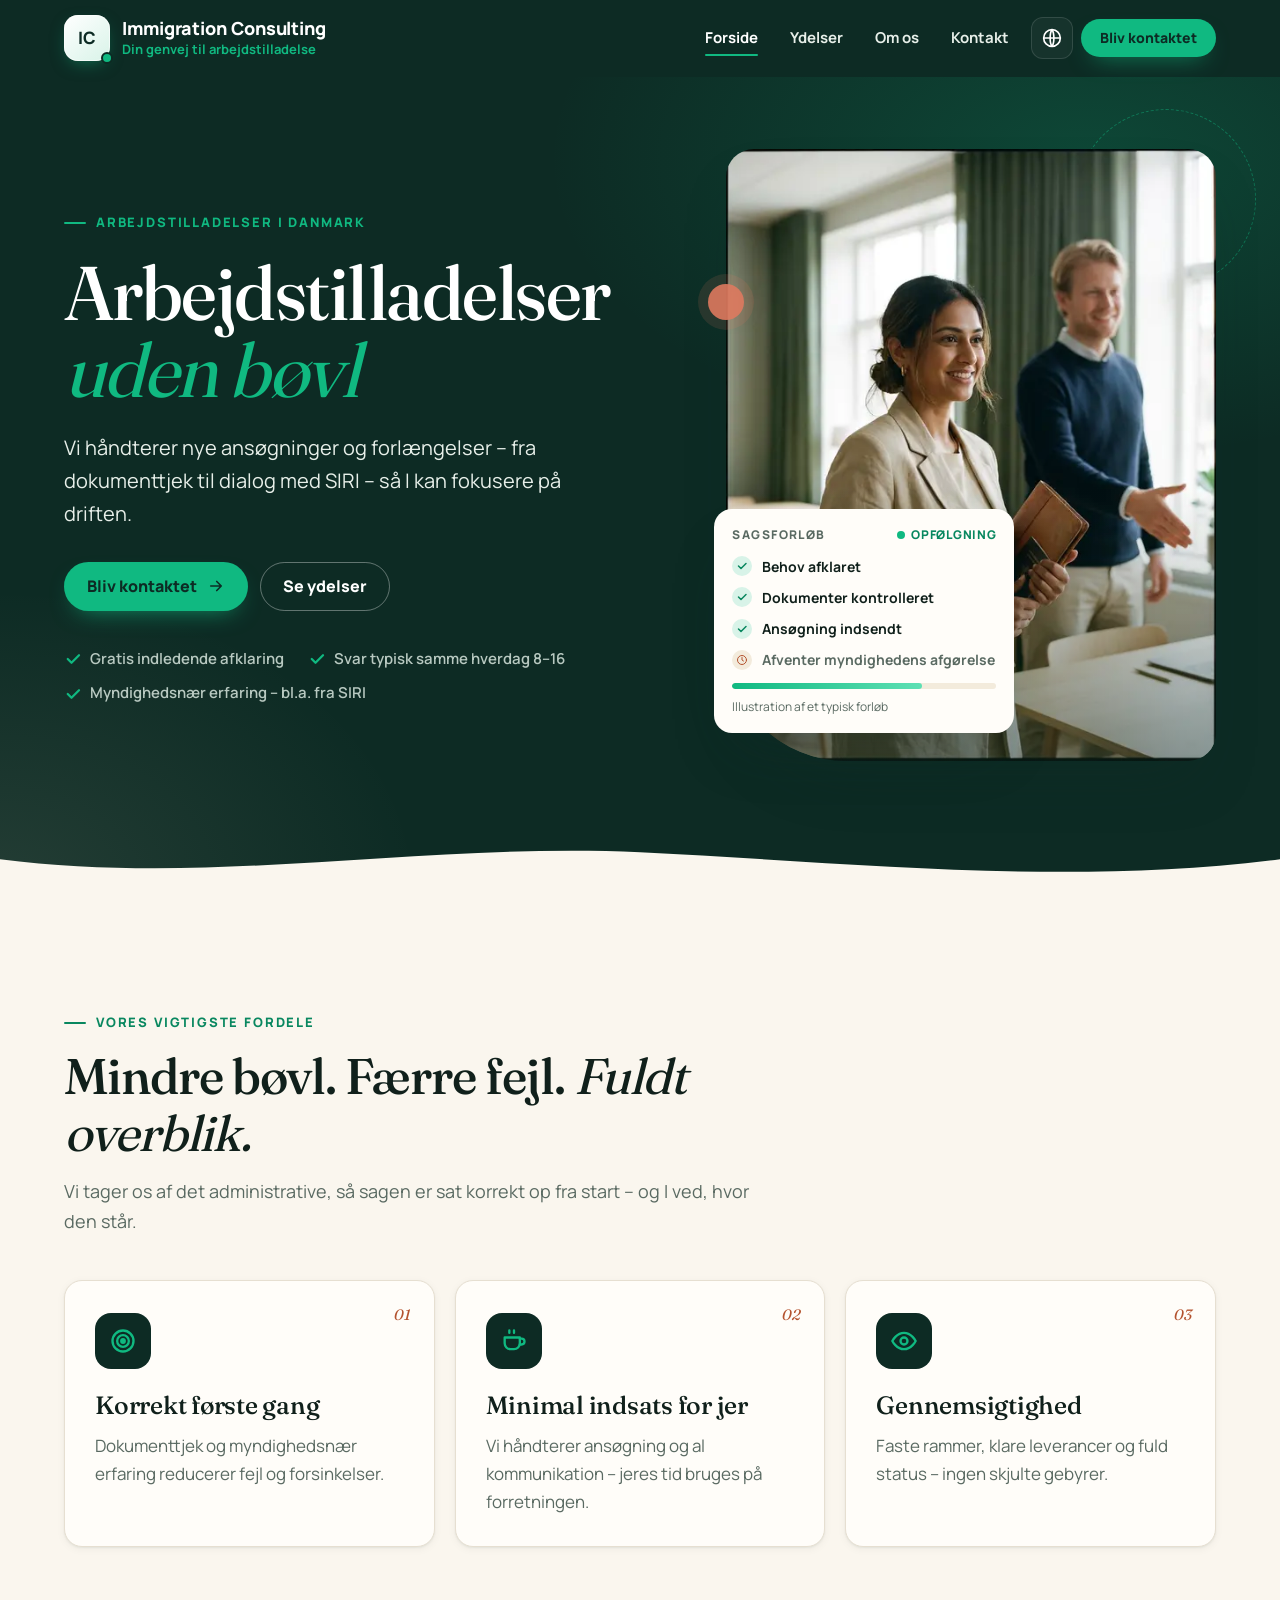
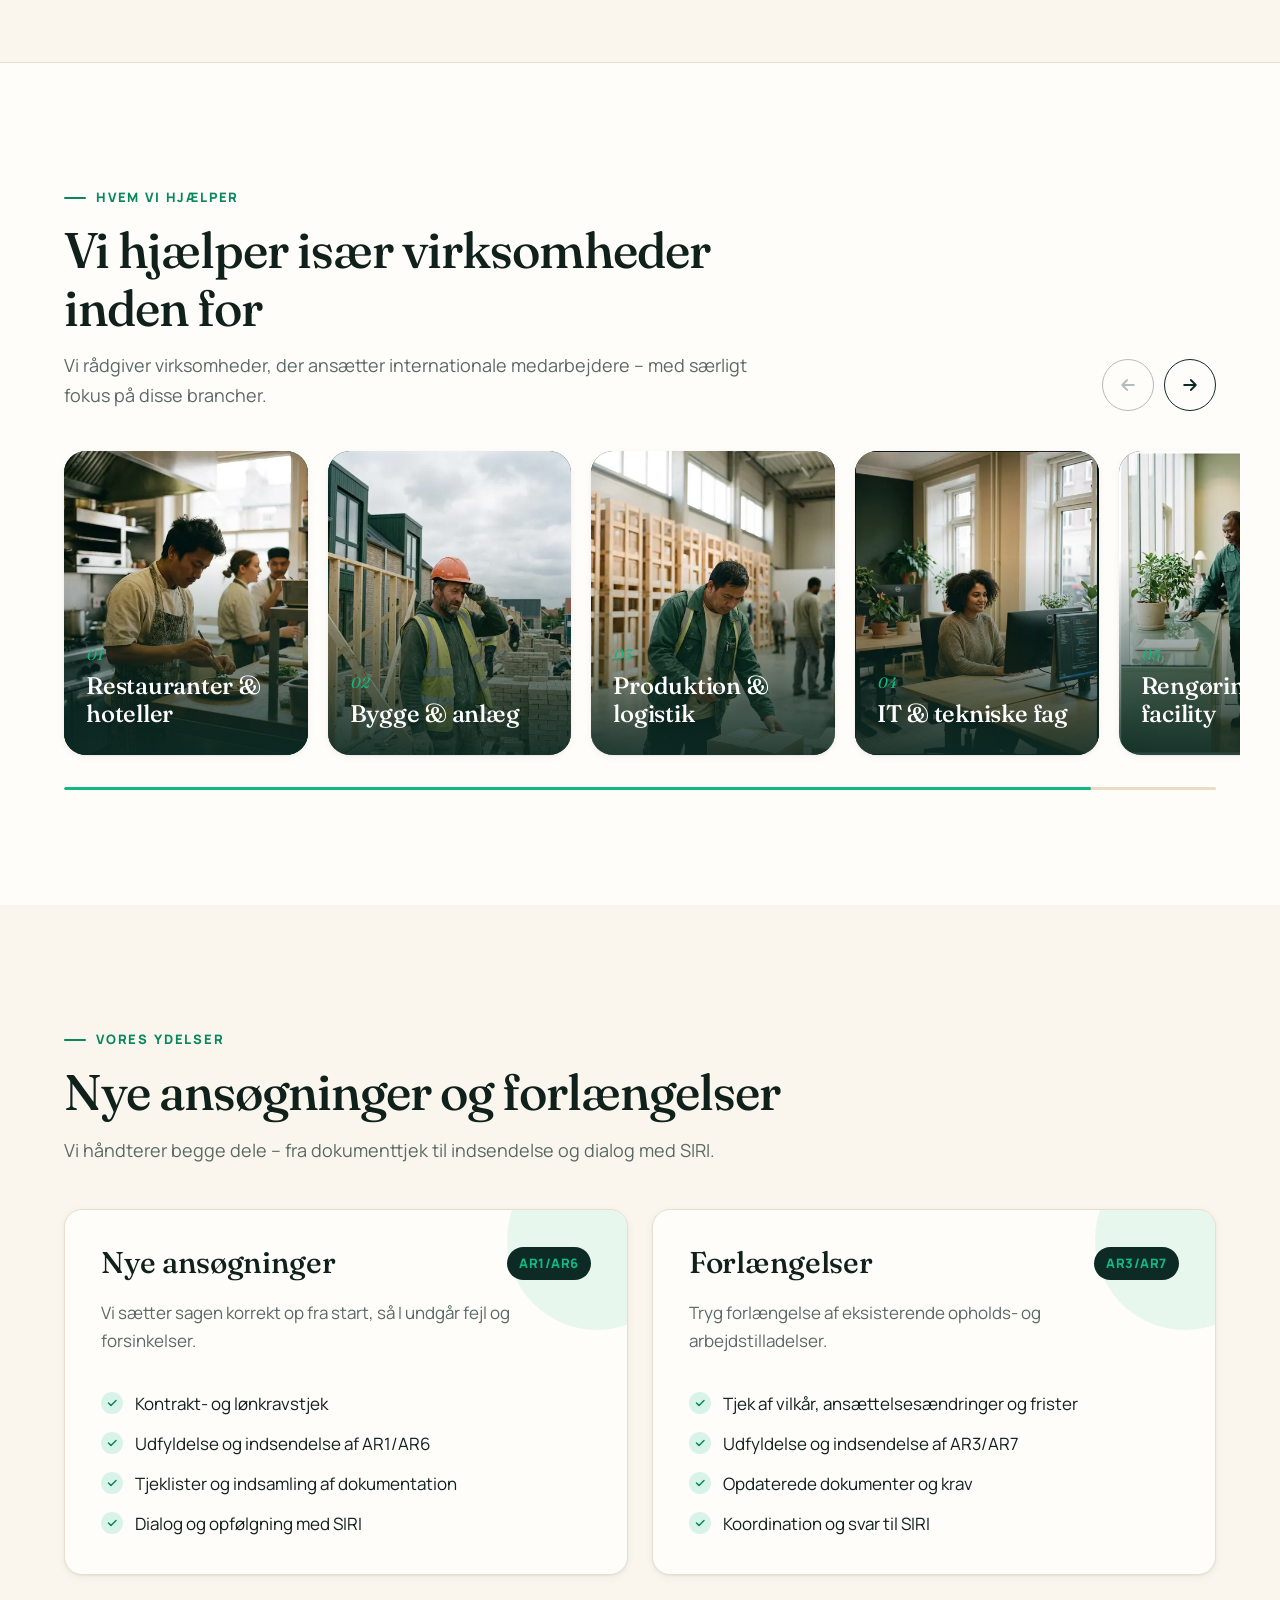
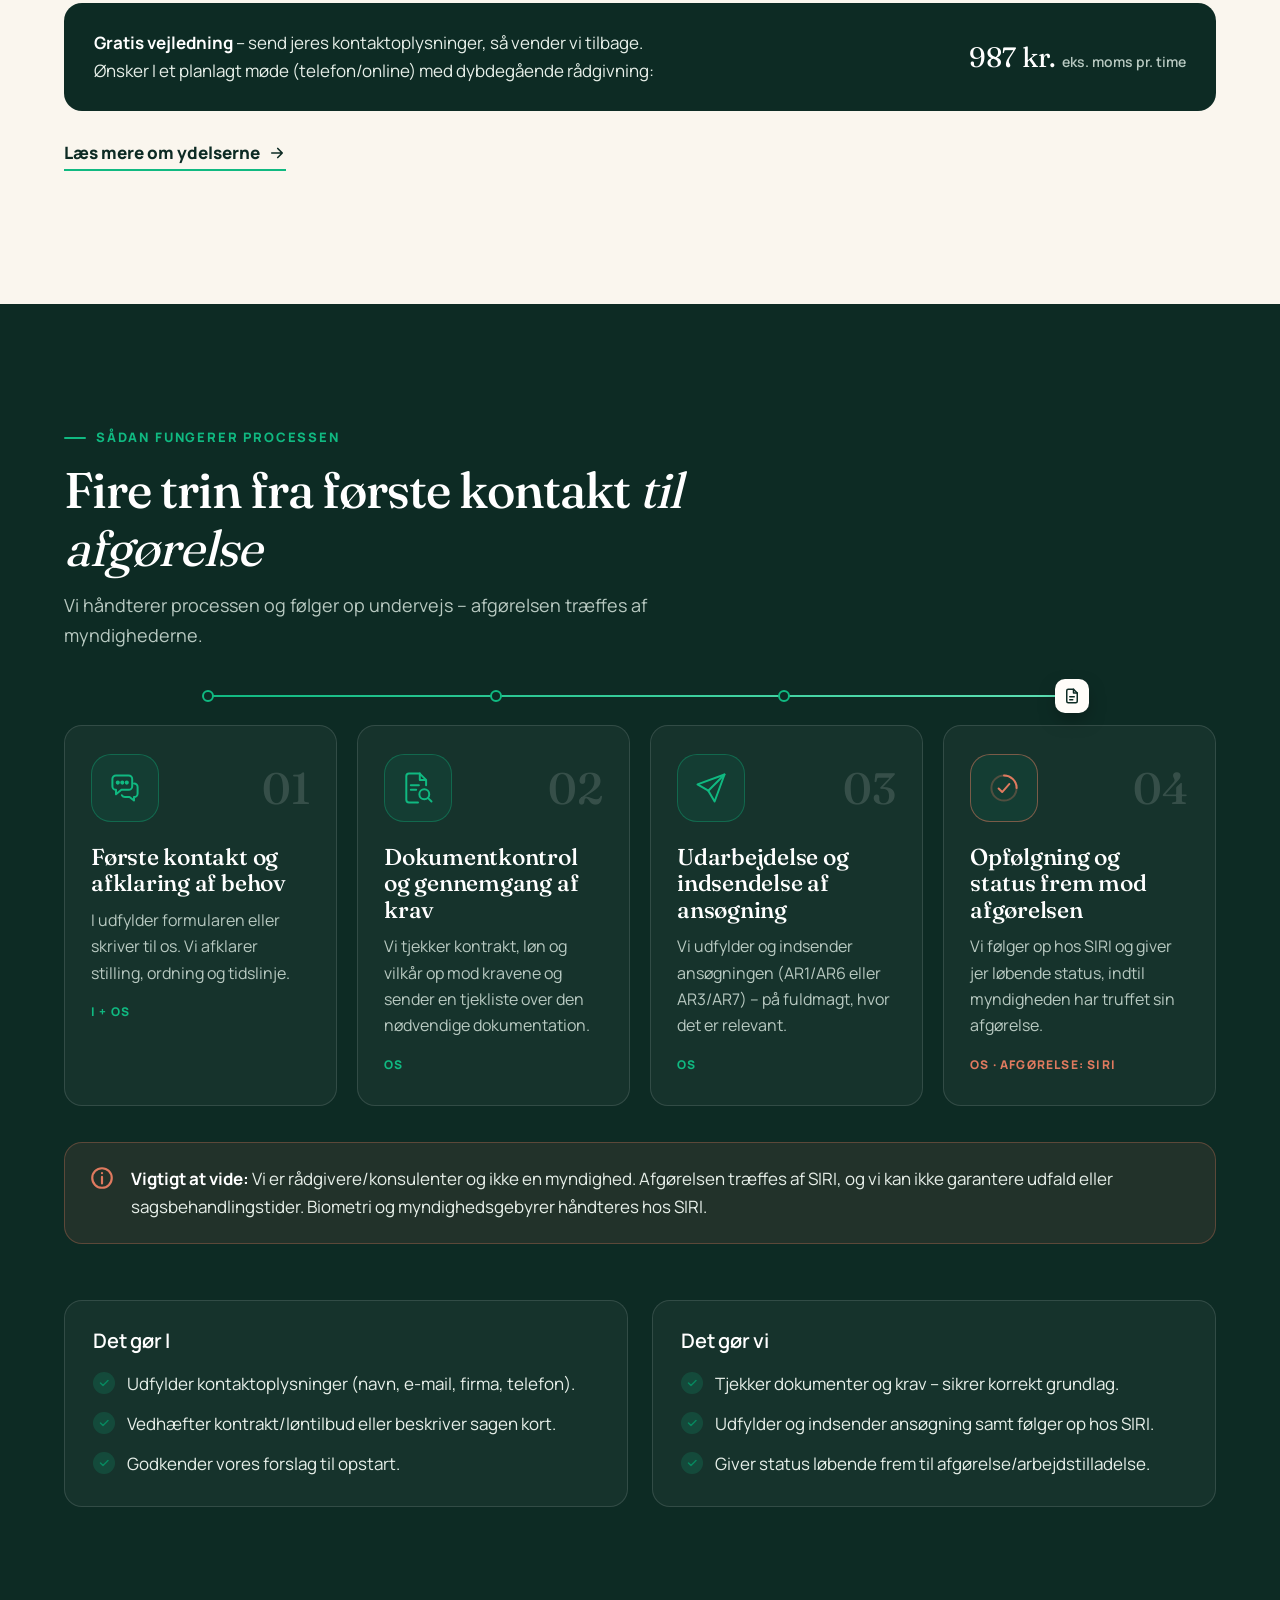
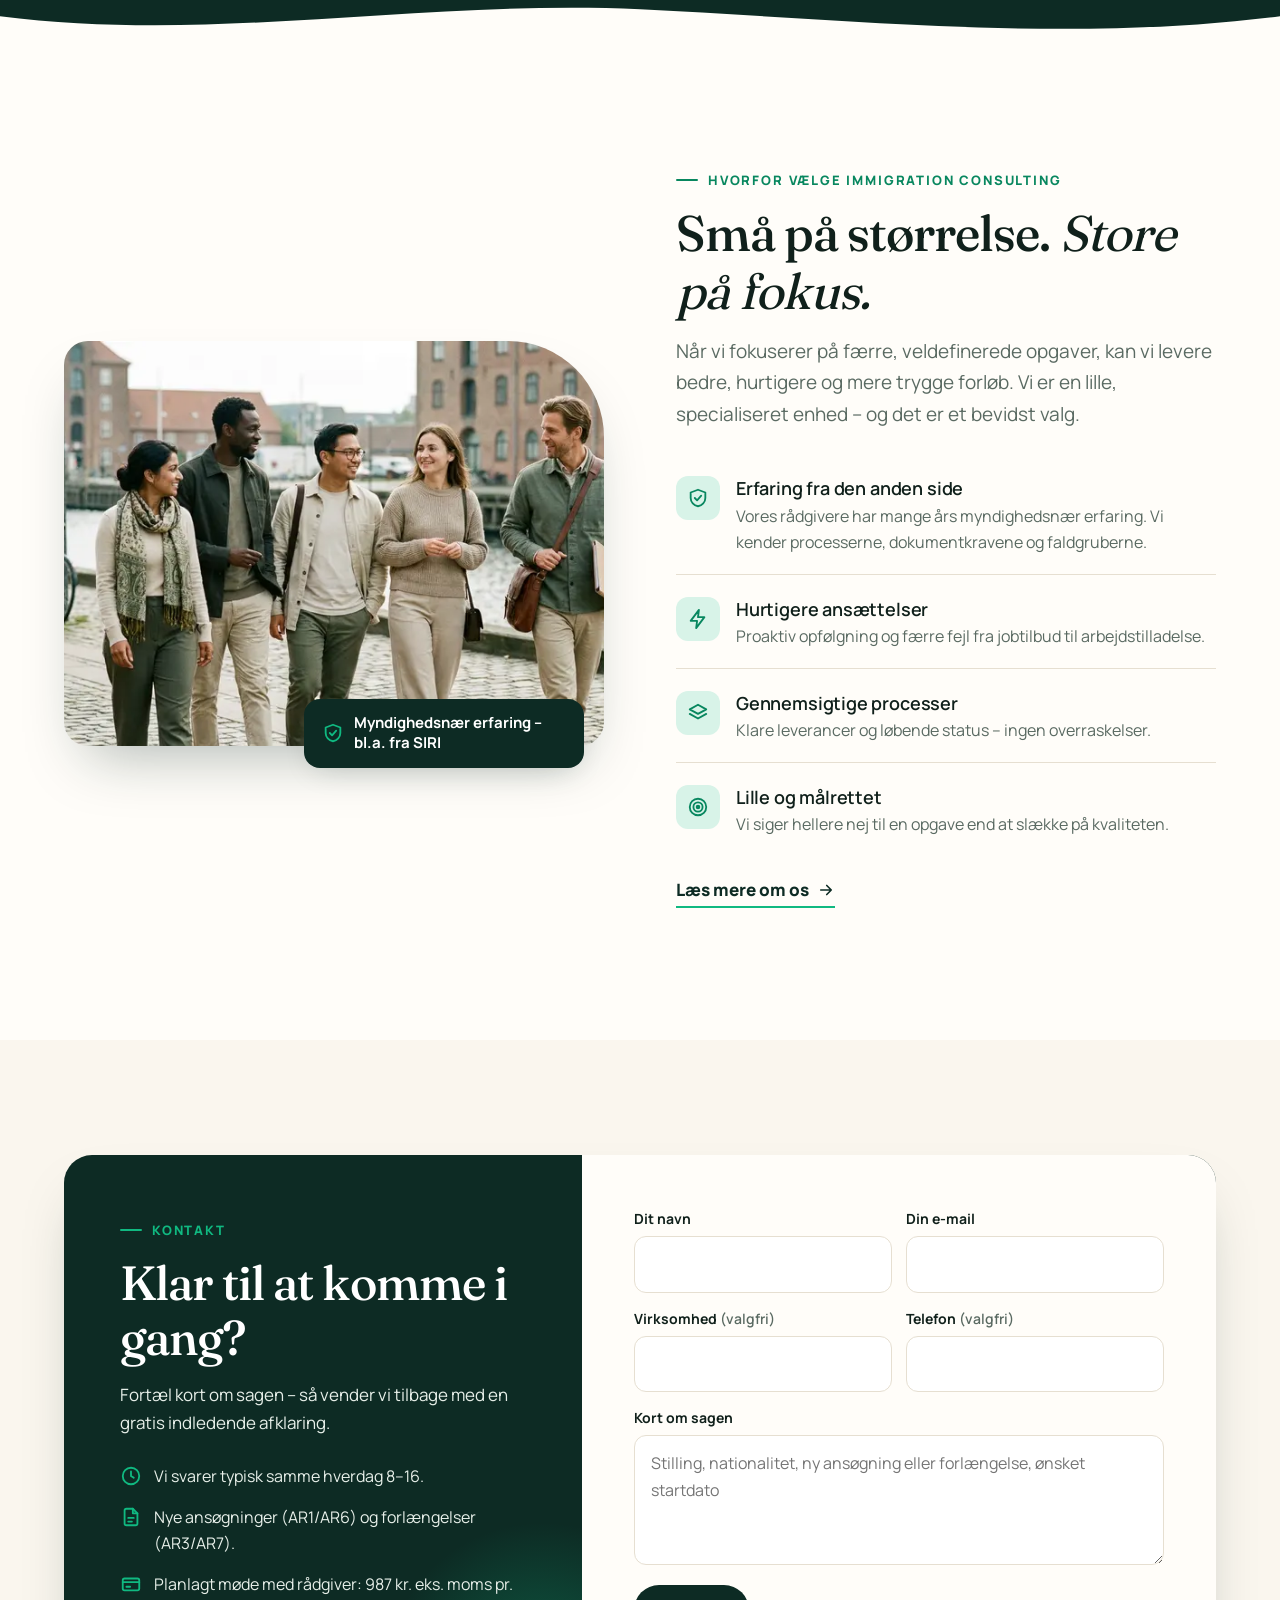
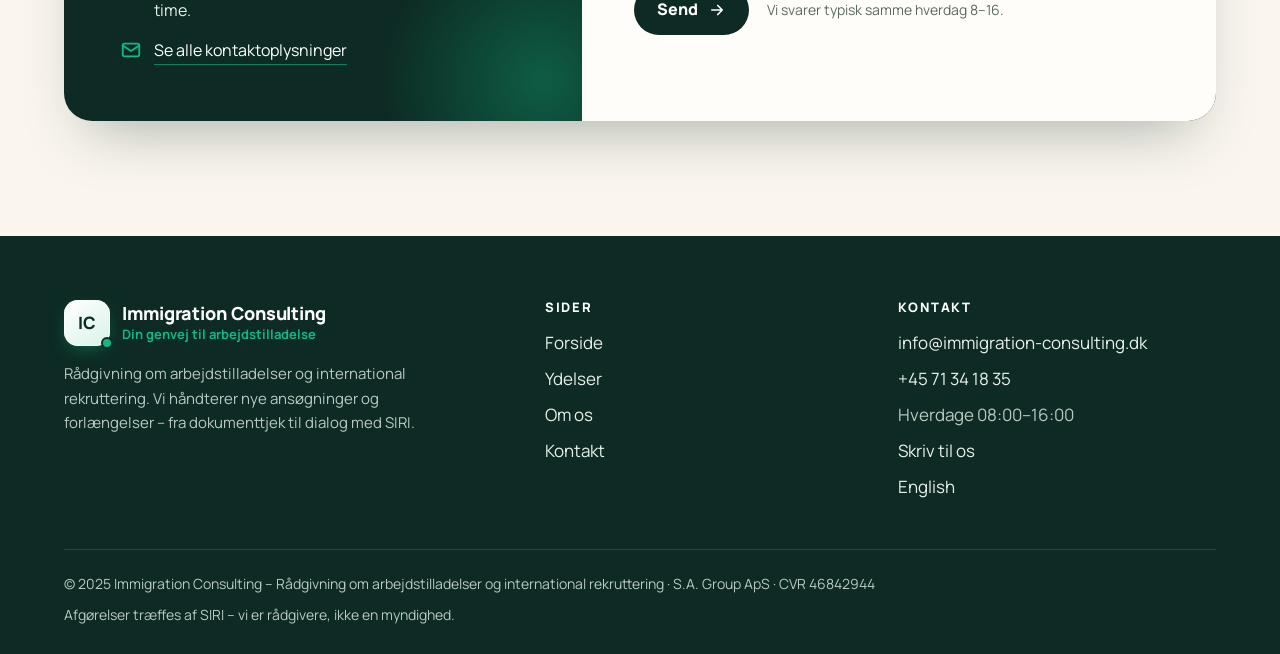
<file: index.html>
<!DOCTYPE html>
<html lang="da">
<head>
<meta charset="UTF-8" />
<meta name="viewport" content="width=device-width, initial-scale=1" />
<meta name="google-site-verification" content="Nn6uQ1e_KspNJguZtL-yAKy2TcGXb15PsgEThNwapkY" />

<title>Immigration Consulting – Din genvej til arbejdstilladelse</title>
<meta name="description" content="Arbejdstilladelser uden bøvl. Vi håndterer nye ansøgninger og forlængelser – fra dokumenttjek til dialog med SIRI. Udfyld formularen og bliv kontaktet.">
<meta name="keywords" content="arbejdstilladelse, SIRI, AR1, AR3, AR6, AR7, opholdstilladelse, immigration, international rekruttering, udenlandsk arbejdskraft, Danmark">
<meta name="author" content="Immigration Consulting">

<!-- Canonical + hreflang -->
<link rel="canonical" href="https://immigration-consulting.dk/">
<link rel="alternate" href="https://immigration-consulting.dk/" hreflang="da">
<link rel="alternate" href="https://immigration-consulting.dk/en/index.html" hreflang="en">
<link rel="alternate" href="https://immigration-consulting.dk/" hreflang="x-default">

<!-- Open Graph -->
<meta property="og:title" content="Immigration Consulting – Din genvej til arbejdstilladelse">
<meta property="og:description" content="Vi hjælper virksomheder med arbejdstilladelser – nye ansøgninger og forlængelser. Få gratis vejledning og korrekt sagsbehandling.">
<meta property="og:type" content="website">
<meta property="og:url" content="https://immigration-consulting.dk/">
<meta property="og:image" content="https://immigration-consulting.dk/og-image.jpg">
<meta property="og:image:width" content="1200">
<meta property="og:image:height" content="630">
<meta property="og:locale" content="da_DK">

<!-- Twitter cards -->
<meta name="twitter:card" content="summary_large_image">
<meta name="twitter:title" content="Immigration Consulting – Din genvej til arbejdstilladelse">
<meta name="twitter:description" content="Arbejdstilladelser uden bøvl – nye ansøgninger og forlængelser, dokumenttjek og dialog med SIRI.">
<meta name="twitter:image" content="https://immigration-consulting.dk/og-image.jpg">

<meta name="theme-color" content="#0d2b24">
<link rel="icon" href="/favicon.svg" type="image/svg+xml">
<link rel="preload" href="/assets/fonts/manrope-latin.woff2" as="font" type="font/woff2" crossorigin>
<link rel="preload" href="/assets/fonts/fraunces-latin.woff2" as="font" type="font/woff2" crossorigin>
<link rel="preload" as="image" href="/assets/img/hero-raadgivning-900.webp" imagesrcset="/assets/img/hero-raadgivning-560.webp 560w, /assets/img/hero-raadgivning-900.webp 900w" imagesizes="(min-width: 960px) 520px, 92vw" fetchpriority="high">
<link rel="stylesheet" href="/assets/css/site.css">
</head>
<body>

<a class="skip-link" href="#indhold">Spring til indhold</a>

<header class="site-header">
  <div class="nav container">
    <a class="brand" href="/" aria-label="Immigration Consulting – forside">
      <span class="logo" aria-hidden="true">IC</span>
      <span class="meta">
        <span class="brand-name">Immigration Consulting</span>
        <span class="tagline">Din genvej til arbejdstilladelse</span>
      </span>
    </a>

    <div class="nav-right">
      <nav class="desktop-links" aria-label="Primær navigation">
        <a href="/" aria-current="page">Forside</a>
        <a href="/ydelser.html">Ydelser</a>
        <a href="/om-os.html">Om os</a>
        <a href="/kontakt.html">Kontakt</a>
      </nav>

      <div class="lang" id="langSwitch">
        <button class="lang-btn" type="button" aria-haspopup="true" aria-expanded="false" aria-label="Vælg sprog">
          <svg viewBox="0 0 24 24" fill="none" stroke="currentColor" stroke-width="2" aria-hidden="true"><circle cx="12" cy="12" r="10"/><path d="M2 12h20M12 2c3 4 3 16 0 20M12 2c-3 4-3 16 0 20"/></svg>
        </button>
        <div class="lang-menu" role="menu">
          <a href="/" role="menuitem" hreflang="da" lang="da" aria-current="true">Dansk</a>
          <a href="/en/index.html" role="menuitem" hreflang="en" lang="en">English</a>
        </div>
      </div>

      <a class="btn btn-primary btn-sm nav-cta" href="#kontakt">Bliv kontaktet</a>

      <button class="menu-burger" id="menuBurger" type="button" aria-label="Åbn menu" aria-controls="drawer" aria-expanded="false">
        <svg viewBox="0 0 24 24" fill="none" stroke="currentColor" stroke-width="2" stroke-linecap="round" aria-hidden="true"><path d="M4 7h16M4 12h16M4 17h10"/></svg>
      </button>
    </div>
  </div>
</header>

<!-- Mobil drawer -->
<div class="backdrop" id="backdrop"></div>
<aside class="mobile-drawer" id="drawer" aria-hidden="true" aria-label="Mobilmenu">
  <div class="drawer-head">
    <span>Menu</span>
    <button class="menu-burger" type="button" data-drawer-close aria-label="Luk menu"><svg viewBox="0 0 24 24" fill="none" stroke="currentColor" stroke-width="2" stroke-linecap="round" aria-hidden="true"><path d="M6 6l12 12M18 6L6 18"/></svg></button>
  </div>
  <nav class="drawer-links">
    <a href="/" data-drawer-close aria-current="page">Forside</a>
    <a href="/ydelser.html" data-drawer-close>Ydelser</a>
    <a href="/om-os.html" data-drawer-close>Om os</a>
    <a href="/kontakt.html" data-drawer-close>Kontakt</a>
    <div class="drawer-lang">
      <strong>Sprog</strong>
      <a href="/" hreflang="da" lang="da" data-drawer-close>Dansk</a>
      <a href="/en/index.html" hreflang="en" lang="en" data-drawer-close>English</a>
    </div>
  </nav>
  <a class="btn btn-primary drawer-cta" href="#kontakt" data-drawer-close>Bliv kontaktet <svg viewBox="0 0 24 24" fill="none" stroke="currentColor" stroke-width="2.2" stroke-linecap="round" stroke-linejoin="round" aria-hidden="true"><path d="M5 12h14M13 6l6 6-6 6"/></svg></a>
</aside>

<main id="indhold">
  <!-- HERO -->
  <section class="hero">
    <div class="container hero-grid">
      <div class="hero-copy">
        <span class="eyebrow light reveal">Arbejdstilladelser i Danmark</span>
        <h1 class="reveal" data-delay="1">Arbejdstilladelser <em>uden bøvl</em></h1>
        <p class="hero-intro reveal" data-delay="2">Vi håndterer nye ansøgninger og forlængelser – fra dokumenttjek til dialog med SIRI – så I kan fokusere på driften.</p>
        <div class="hero-actions reveal" data-delay="3">
          <a class="btn btn-primary" href="#kontakt">Bliv kontaktet <svg viewBox="0 0 24 24" fill="none" stroke="currentColor" stroke-width="2.2" stroke-linecap="round" stroke-linejoin="round" aria-hidden="true"><path d="M5 12h14M13 6l6 6-6 6"/></svg></a>
          <a class="btn btn-ghost" href="/ydelser.html">Se ydelser</a>
        </div>
        <ul class="hero-facts reveal" data-delay="4">
          <li><svg viewBox="0 0 24 24" fill="none" stroke="currentColor" stroke-width="3" stroke-linecap="round" stroke-linejoin="round" aria-hidden="true"><path d="M5 12l5 5L20 7"/></svg>Gratis indledende afklaring</li>
          <li><svg viewBox="0 0 24 24" fill="none" stroke="currentColor" stroke-width="3" stroke-linecap="round" stroke-linejoin="round" aria-hidden="true"><path d="M5 12l5 5L20 7"/></svg>Svar typisk samme hverdag 8–16</li>
          <li><svg viewBox="0 0 24 24" fill="none" stroke="currentColor" stroke-width="3" stroke-linecap="round" stroke-linejoin="round" aria-hidden="true"><path d="M5 12l5 5L20 7"/></svg>Myndighedsnær erfaring – bl.a. fra SIRI</li>
        </ul>
      </div>

      <div class="hero-visual">
        <div class="hero-ring" aria-hidden="true"></div>
        <div class="hero-dot" aria-hidden="true"></div>
        <div class="hero-frame">
          <img src="/assets/img/hero-raadgivning-900.webp" srcset="/assets/img/hero-raadgivning-560.webp 560w, /assets/img/hero-raadgivning-900.webp 900w" sizes="(min-width: 960px) 520px, 92vw" alt="International medarbejder bliver budt velkommen af en dansk kollega på et lyst kontor" width="900" height="1117" fetchpriority="high">
        </div>
        <div class="status-card" aria-hidden="true">
          <div class="sc-title"><span>Sagsforløb</span><span class="sc-live">Opfølgning</span></div>
          <ul class="sc-steps">
            <li><span class="chk"><svg viewBox="0 0 24 24" fill="none" stroke="currentColor" stroke-width="3" stroke-linecap="round" stroke-linejoin="round" aria-hidden="true"><path d="M5 12l5 5L20 7"/></svg></span>Behov afklaret</li>
            <li><span class="chk"><svg viewBox="0 0 24 24" fill="none" stroke="currentColor" stroke-width="3" stroke-linecap="round" stroke-linejoin="round" aria-hidden="true"><path d="M5 12l5 5L20 7"/></svg></span>Dokumenter kontrolleret</li>
            <li><span class="chk"><svg viewBox="0 0 24 24" fill="none" stroke="currentColor" stroke-width="3" stroke-linecap="round" stroke-linejoin="round" aria-hidden="true"><path d="M5 12l5 5L20 7"/></svg></span>Ansøgning indsendt</li>
            <li class="pending"><span class="chk"><svg viewBox="0 0 24 24" fill="none" stroke="currentColor" stroke-width="2" stroke-linecap="round" aria-hidden="true"><circle cx="12" cy="12" r="9"/><path d="M12 7v5l3 2"/></svg></span>Afventer myndighedens afgørelse</li>
          </ul>
          <div class="sc-bar"><span></span></div>
          <p class="sc-note">Illustration af et typisk forløb</p>
        </div>
      </div>
    </div>
    <svg class="curve abs" viewBox="0 0 1440 56" preserveAspectRatio="none" aria-hidden="true"><path d="M0 56V20C240 52 480 0 720 12s480 40 720 8v36z"/></svg>
  </section>

  <!-- 1. Fordele -->
  <section class="section" id="hvorfor-os">
    <div class="container">
      <div class="section-head reveal">
        <span class="eyebrow">Vores vigtigste fordele</span>
        <h2>Mindre bøvl. Færre fejl. <span class="serif-accent">Fuldt overblik.</span></h2>
        <p>Vi tager os af det administrative, så sagen er sat korrekt op fra start – og I ved, hvor den står.</p>
      </div>
      <div class="grid-3">
        <article class="card card-hover benefit reveal" data-delay="1">
          <span class="num">01</span>
          <div class="benefit-icon"><svg viewBox="0 0 24 24" fill="none" stroke="currentColor" stroke-width="2" stroke-linecap="round" aria-hidden="true"><circle cx="12" cy="12" r="9"/><circle cx="12" cy="12" r="5"/><circle cx="12" cy="12" r="1.5" fill="currentColor"/></svg></div>
          <h3>Korrekt første gang</h3>
          <p>Dokumenttjek og myndighedsnær erfaring reducerer fejl og forsinkelser.</p>
        </article>
        <article class="card card-hover benefit reveal" data-delay="2">
          <span class="num">02</span>
          <div class="benefit-icon"><svg viewBox="0 0 24 24" fill="none" stroke="currentColor" stroke-width="2" stroke-linecap="round" stroke-linejoin="round" aria-hidden="true"><path d="M4 9h13v5a5 5 0 01-5 5H9a5 5 0 01-5-5V9z"/><path d="M17 10h1.5a2.5 2.5 0 010 5H17M8 3v2M12 3v2"/></svg></div>
          <h3>Minimal indsats for jer</h3>
          <p>Vi håndterer ansøgning og al kommunikation – jeres tid bruges på forretningen.</p>
        </article>
        <article class="card card-hover benefit reveal" data-delay="3">
          <span class="num">03</span>
          <div class="benefit-icon"><svg viewBox="0 0 24 24" fill="none" stroke="currentColor" stroke-width="2" stroke-linecap="round" stroke-linejoin="round" aria-hidden="true"><path d="M2 12s3.6-7 10-7 10 7 10 7-3.6 7-10 7S2 12 2 12z"/><circle cx="12" cy="12" r="3"/></svg></div>
          <h3>Gennemsigtighed</h3>
          <p>Faste rammer, klare leverancer og fuld status – ingen skjulte gebyrer.</p>
        </article>
      </div>
    </div>
  </section>

  <!-- 2. Brancher -->
  <section class="section bg-paper divider-top" id="brancher">
    <div class="container" data-slider>
      <div class="slider-head">
        <div class="section-head reveal">
          <span class="eyebrow">Hvem vi hjælper</span>
          <h2>Vi hjælper især virksomheder inden for</h2>
          <p>Vi rådgiver virksomheder, der ansætter internationale medarbejdere – med særligt fokus på disse brancher.</p>
        </div>
        <div class="slider-nav">
          <button class="slider-btn" type="button" data-prev aria-label="Forrige branche"><svg viewBox="0 0 24 24" fill="none" stroke="currentColor" stroke-width="2.2" stroke-linecap="round" stroke-linejoin="round" aria-hidden="true"><path d="M19 12H5M11 6l-6 6 6 6"/></svg></button>
          <button class="slider-btn" type="button" data-next aria-label="Næste branche"><svg viewBox="0 0 24 24" fill="none" stroke="currentColor" stroke-width="2.2" stroke-linecap="round" stroke-linejoin="round" aria-hidden="true"><path d="M5 12h14M13 6l6 6-6 6"/></svg></button>
        </div>
      </div>
      <ul class="slider" tabindex="0" aria-label="Brancher vi hjælper">
        <li class="industry reveal" data-delay="1">
          <img src="/assets/img/branche-restaurant-640.webp" srcset="/assets/img/branche-restaurant-420.webp 420w, /assets/img/branche-restaurant-640.webp 640w" sizes="(min-width: 1100px) 260px, (min-width: 760px) 30vw, 78vw" alt="Kok anretter en ret i et professionelt restaurantkøkken" width="640" height="794" loading="lazy" decoding="async">
          <div class="industry-body">
            <span class="industry-num">01</span>
            <h3>Restauranter & hoteller</h3>
            <p>Køkken, service og hotel – vi håndterer ansøgningen, så I kan fokusere på gæsterne.</p>
          </div>
        </li>
        <li class="industry reveal" data-delay="2">
          <img src="/assets/img/branche-construction-640.webp" srcset="/assets/img/branche-construction-420.webp 420w, /assets/img/branche-construction-640.webp 640w" sizes="(min-width: 1100px) 260px, (min-width: 760px) 30vw, 78vw" alt="Bygningsarbejder med hjelm og sikkerhedsvest på en dansk byggeplads" width="640" height="794" loading="lazy" decoding="async">
          <div class="industry-body">
            <span class="industry-num">02</span>
            <h3>Bygge & anlæg</h3>
            <p>Faglærte og specialister til byggepladsen – med kontrakt og lønvilkår tjekket op mod kravene.</p>
          </div>
        </li>
        <li class="industry reveal" data-delay="3">
          <img src="/assets/img/branche-production-640.webp" srcset="/assets/img/branche-production-420.webp 420w, /assets/img/branche-production-640.webp 640w" sizes="(min-width: 1100px) 260px, (min-width: 760px) 30vw, 78vw" alt="Lagermedarbejder scanner en pakke på et moderne lager" width="640" height="794" loading="lazy" decoding="async">
          <div class="industry-body">
            <span class="industry-num">03</span>
            <h3>Produktion & logistik</h3>
            <p>Medarbejdere til produktion, lager og distribution – med styr på dokumentation og frister.</p>
          </div>
        </li>
        <li class="industry reveal" data-delay="4">
          <img src="/assets/img/branche-it-640.webp" srcset="/assets/img/branche-it-420.webp 420w, /assets/img/branche-it-640.webp 640w" sizes="(min-width: 1100px) 260px, (min-width: 760px) 30vw, 78vw" alt="Softwareudvikler arbejder ved skærme på et lyst kontor i København" width="640" height="794" loading="lazy" decoding="async">
          <div class="industry-body">
            <span class="industry-num">04</span>
            <h3>IT & tekniske fag</h3>
            <p>Udviklere, ingeniører og teknikere – fra første kontakt til indsendt ansøgning.</p>
          </div>
        </li>
        <li class="industry reveal" data-delay="4">
          <img src="/assets/img/branche-cleaning-640.webp" srcset="/assets/img/branche-cleaning-420.webp 420w, /assets/img/branche-cleaning-640.webp 640w" sizes="(min-width: 1100px) 260px, (min-width: 760px) 30vw, 78vw" alt="Facilitymedarbejder i grøn uniform i en lys kontorlobby" width="640" height="794" loading="lazy" decoding="async">
          <div class="industry-body">
            <span class="industry-num">05</span>
            <h3>Rengøring & facility</h3>
            <p>Service- og facilitypersonale – med en tryg og korrekt proces for virksomhed og medarbejder.</p>
          </div>
        </li>
      </ul>
      <div class="slider-progress" aria-hidden="true"><span></span></div>
    </div>
  </section>

  <!-- 3. Ydelser -->
  <section class="section" id="ydelser">
    <div class="container">
      <div class="section-head reveal">
        <span class="eyebrow">Vores ydelser</span>
        <h2>Nye ansøgninger og forlængelser</h2>
        <p>Vi håndterer begge dele – fra dokumenttjek til indsendelse og dialog med SIRI.</p>
      </div>
      <div class="grid-2">
        <article class="card card-hover service reveal" data-delay="1">
          <div class="service-top"><h3>Nye ansøgninger</h3><span class="pill">AR1/AR6</span></div>
          <p class="muted">Vi sætter sagen korrekt op fra start, så I undgår fejl og forsinkelser.</p>
          <ul class="list">
            <li>Kontrakt- og lønkravstjek</li>
            <li>Udfyldelse og indsendelse af AR1/AR6</li>
            <li>Tjeklister og indsamling af dokumentation</li>
            <li>Dialog og opfølgning med SIRI</li>
          </ul>
        </article>
        <article class="card card-hover service reveal" data-delay="2">
          <div class="service-top"><h3>Forlængelser</h3><span class="pill">AR3/AR7</span></div>
          <p class="muted">Tryg forlængelse af eksisterende opholds- og arbejdstilladelser.</p>
          <ul class="list">
            <li>Tjek af vilkår, ansættelsesændringer og frister</li>
            <li>Udfyldelse og indsendelse af AR3/AR7</li>
            <li>Opdaterede dokumenter og krav</li>
            <li>Koordination og svar til SIRI</li>
          </ul>
        </article>
      </div>
      <div class="price-note reveal">
        <p><strong>Gratis vejledning</strong> – send jeres kontaktoplysninger, så vender vi tilbage.<br>Ønsker I et planlagt møde (telefon/online) med dybdegående rådgivning:</p>
        <span class="price">987 kr. <small>eks. moms pr. time</small></span>
      </div>
      <p style="margin-top:28px" class="reveal"><a class="link-arrow" href="/ydelser.html">Læs mere om ydelserne <svg width="18" height="18" viewBox="0 0 24 24" fill="none" stroke="currentColor" stroke-width="2.2" stroke-linecap="round" stroke-linejoin="round" aria-hidden="true"><path d="M5 12h14M13 6l6 6-6 6"/></svg></a></p>
    </div>
  </section>

  <!-- 4. Proces -->
  <section class="section bg-forest on-dark process" id="proces">
    <div class="container">
      <div class="section-head reveal">
        <span class="eyebrow">Sådan fungerer processen</span>
        <h2>Fire trin fra første kontakt <span class="serif-accent">til afgørelse</span></h2>
        <p>Vi håndterer processen og følger op undervejs – afgørelsen træffes af myndighederne.</p>
      </div>
      <div style="position:relative">
        <div class="process-track" aria-hidden="true">
          <span class="fill"></span>
          <span class="node" style="left:0"></span><span class="node" style="left:33.33%"></span><span class="node" style="left:66.66%"></span><span class="node" style="left:100%"></span>
          <span class="doc"><svg viewBox="0 0 24 24" fill="none" stroke="currentColor" stroke-width="2" stroke-linecap="round" stroke-linejoin="round" aria-hidden="true"><path d="M14 3H7a2 2 0 00-2 2v14a2 2 0 002 2h10a2 2 0 002-2V8l-5-5z"/><path d="M14 3v5h5M9 13h6M9 17h4"/></svg></span>
        </div>
        <ol class="steps">
          <li class="step reveal" data-delay="1">
            <div class="step-badge"><span class="step-icon"><svg viewBox="0 0 40 40" fill="none" stroke="currentColor" stroke-width="2.2" stroke-linecap="round" stroke-linejoin="round" aria-hidden="true"><path d="M6 10a4 4 0 014-4h14a4 4 0 014 4v8a4 4 0 01-4 4h-8l-6 5v-5h0a4 4 0 01-4-4z"/><path class="anim-float" d="M30 15h0a4 4 0 014 4v7a4 4 0 01-4 4v4l-5-4h-5a4 4 0 01-3.5-2"/><circle class="anim-pulse" cx="12" cy="14" r="1.2" fill="currentColor"/><circle class="anim-pulse" style="animation-delay:.3s" cx="17" cy="14" r="1.2" fill="currentColor"/><circle class="anim-pulse" style="animation-delay:.6s" cx="22" cy="14" r="1.2" fill="currentColor"/></svg></span><span class="step-no" aria-hidden="true">01</span></div>
            <h3>Første kontakt og afklaring af behov</h3>
            <p>I udfylder formularen eller skriver til os. Vi afklarer stilling, ordning og tidslinje.</p>
            <span class="who">I + os</span>
          </li>
          <li class="step reveal" data-delay="2">
            <div class="step-badge"><span class="step-icon"><svg viewBox="0 0 40 40" fill="none" stroke="currentColor" stroke-width="2.2" stroke-linecap="round" stroke-linejoin="round" aria-hidden="true"><path d="M22 4H10a3 3 0 00-3 3v26a3 3 0 003 3h10"/><path d="M22 4l7 7v6M22 4v7h7"/><path d="M12 17h9M12 22h6"/><g class="anim-float"><circle cx="27" cy="27" r="5.5"/><path d="M31 31l4 4"/></g></svg></span><span class="step-no" aria-hidden="true">02</span></div>
            <h3>Dokumentkontrol og gennemgang af krav</h3>
            <p>Vi tjekker kontrakt, løn og vilkår op mod kravene og sender en tjekliste over den nødvendige dokumentation.</p>
            <span class="who">Os</span>
          </li>
          <li class="step reveal" data-delay="3">
            <div class="step-badge"><span class="step-icon"><svg viewBox="0 0 40 40" fill="none" stroke="currentColor" stroke-width="2.2" stroke-linecap="round" stroke-linejoin="round" aria-hidden="true"><g class="anim-float"><path d="M35 5L17 23"/><path d="M35 5L24 35l-7-12-12-7 30-11z"/></g><path class="anim-draw" d="M4 34c4 0 6-3 9-3"/></svg></span><span class="step-no" aria-hidden="true">03</span></div>
            <h3>Udarbejdelse og indsendelse af ansøgning</h3>
            <p>Vi udfylder og indsender ansøgningen (AR1/AR6 eller AR3/AR7) – på fuldmagt, hvor det er relevant.</p>
            <span class="who">Os</span>
          </li>
          <li class="step reveal authority" data-delay="4">
            <div class="step-badge"><span class="step-icon"><svg viewBox="0 0 40 40" fill="none" stroke="currentColor" stroke-width="2.2" stroke-linecap="round" stroke-linejoin="round" aria-hidden="true"><circle cx="20" cy="20" r="14" opacity=".3"/><path class="anim-spin" d="M20 6a14 14 0 0114 14"/><path d="M14 20.5l4 4 8-9"/></svg></span><span class="step-no" aria-hidden="true">04</span></div>
            <h3>Opfølgning og status frem mod afgørelsen</h3>
            <p>Vi følger op hos SIRI og giver jer løbende status, indtil myndigheden har truffet sin afgørelse.</p>
            <span class="who">Os · afgørelse: SIRI</span>
          </li>
        </ol>
      </div>
      <div class="authority-note reveal"><svg viewBox="0 0 24 24" fill="none" stroke="currentColor" stroke-width="2" stroke-linecap="round" aria-hidden="true"><circle cx="12" cy="12" r="9"/><path d="M12 11v6M12 7.5h.01"/></svg><p><strong>Vigtigt at vide:</strong> Vi er rådgivere/konsulenter og ikke en myndighed. Afgørelsen træffes af SIRI, og vi kan ikke garantere udfald eller sagsbehandlingstider. Biometri og myndighedsgebyrer håndteres hos SIRI.</p></div>

      <div class="roles">
        <h3 class="sr-only">Proces & ansvar</h3>
        <div class="grid-2">
          <div class="role reveal" data-delay="1">
            <h3>Det gør I</h3>
            <ul class="list">
              <li>Udfylder kontaktoplysninger (navn, e-mail, firma, telefon).</li>
              <li>Vedhæfter kontrakt/løntilbud eller beskriver sagen kort.</li>
              <li>Godkender vores forslag til opstart.</li>
            </ul>
          </div>
          <div class="role reveal" data-delay="2">
            <h3>Det gør vi</h3>
            <ul class="list">
              <li>Tjekker dokumenter og krav – sikrer korrekt grundlag.</li>
              <li>Udfylder og indsender ansøgning samt følger op hos SIRI.</li>
              <li>Giver status løbende frem til afgørelse/arbejdstilladelse.</li>
            </ul>
          </div>
        </div>
      </div>
    </div>
    <svg class="curve abs to-paper" viewBox="0 0 1440 56" preserveAspectRatio="none" aria-hidden="true"><path d="M0 56V20C240 52 480 0 720 12s480 40 720 8v36z"/></svg>
  </section>

  <!-- 5. Hvorfor vælge os -->
  <section class="section bg-paper">
    <div class="container why-grid">
      <div class="why-media reveal">
        <div class="shape" aria-hidden="true"></div>
        <div class="img-main">
          <img src="/assets/img/team-havnefront-1376.webp" srcset="/assets/img/team-havnefront-800.webp 800w, /assets/img/team-havnefront-1376.webp 1376w" sizes="(min-width: 960px) 560px, 92vw" alt="Internationale medarbejdere og en dansk kollega går langs havnefronten i København" width="1376" height="768" loading="lazy" decoding="async">
        </div>
        <div class="tag"><svg viewBox="0 0 24 24" fill="none" stroke="currentColor" stroke-width="2" stroke-linecap="round" stroke-linejoin="round" aria-hidden="true"><path d="M12 3l8 3v6c0 4.5-3.4 8.3-8 9-4.6-.7-8-4.5-8-9V6l8-3z"/><path d="M8.5 12l2.5 2.5 4.5-5"/></svg><span>Myndighedsnær erfaring – bl.a. fra SIRI</span></div>
      </div>
      <div class="reveal" data-delay="1">
        <span class="eyebrow">Hvorfor vælge Immigration Consulting</span>
        <h2 style="font-size:clamp(32px,4.2vw,50px);margin:14px 0 16px">Små på størrelse. <span class="serif-accent">Store på fokus.</span></h2>
        <p class="lead">Når vi fokuserer på færre, veldefinerede opgaver, kan vi levere bedre, hurtigere og mere trygge forløb. Vi er en lille, specialiseret enhed – og det er et bevidst valg.</p>
        <ul class="reasons">
          <li><span class="ri"><svg viewBox="0 0 24 24" fill="none" stroke="currentColor" stroke-width="2" stroke-linecap="round" stroke-linejoin="round" aria-hidden="true"><path d="M12 3l8 3v6c0 4.5-3.4 8.3-8 9-4.6-.7-8-4.5-8-9V6l8-3z"/><path d="M8.5 12l2.5 2.5 4.5-5"/></svg></span><div><h3>Erfaring fra den anden side</h3><p>Vores rådgivere har mange års myndighedsnær erfaring. Vi kender processerne, dokumentkravene og faldgruberne.</p></div></li>
          <li><span class="ri"><svg viewBox="0 0 24 24" fill="none" stroke="currentColor" stroke-width="2" stroke-linecap="round" stroke-linejoin="round" aria-hidden="true"><path d="M13 2L4 14h7l-1 8 9-12h-7l1-8z"/></svg></span><div><h3>Hurtigere ansættelser</h3><p>Proaktiv opfølgning og færre fejl fra jobtilbud til arbejdstilladelse.</p></div></li>
          <li><span class="ri"><svg viewBox="0 0 24 24" fill="none" stroke="currentColor" stroke-width="2" stroke-linecap="round" stroke-linejoin="round" aria-hidden="true"><path d="M12 3l9 5-9 5-9-5 9-5z"/><path d="M3 13l9 5 9-5"/></svg></span><div><h3>Gennemsigtige processer</h3><p>Klare leverancer og løbende status – ingen overraskelser.</p></div></li>
          <li><span class="ri"><svg viewBox="0 0 24 24" fill="none" stroke="currentColor" stroke-width="2" stroke-linecap="round" aria-hidden="true"><circle cx="12" cy="12" r="9"/><circle cx="12" cy="12" r="5"/><circle cx="12" cy="12" r="1.5" fill="currentColor"/></svg></span><div><h3>Lille og målrettet</h3><p>Vi siger hellere nej til en opgave end at slække på kvaliteten.</p></div></li>
        </ul>
        <p style="margin-top:20px"><a class="link-arrow" href="/om-os.html">Læs mere om os <svg width="18" height="18" viewBox="0 0 24 24" fill="none" stroke="currentColor" stroke-width="2.2" stroke-linecap="round" stroke-linejoin="round" aria-hidden="true"><path d="M5 12h14M13 6l6 6-6 6"/></svg></a></p>
      </div>
    </div>
  </section>

  <!-- 6. Kontakt -->
  <section class="section" id="kontakt">
    <div class="container">
      <div class="contact-panel reveal" id="start">
        <div class="contact-intro">
          <span class="eyebrow light">Kontakt</span>
          <h2>Klar til at komme i gang?</h2>
          <p>Fortæl kort om sagen – så vender vi tilbage med en gratis indledende afklaring.</p>
          <ul class="contact-points">
            <li><svg viewBox="0 0 24 24" fill="none" stroke="currentColor" stroke-width="2" stroke-linecap="round" aria-hidden="true"><circle cx="12" cy="12" r="9"/><path d="M12 7v5l3 2"/></svg><span>Vi svarer typisk samme hverdag 8–16.</span></li>
            <li><svg viewBox="0 0 24 24" fill="none" stroke="currentColor" stroke-width="2" stroke-linecap="round" stroke-linejoin="round" aria-hidden="true"><path d="M14 3H7a2 2 0 00-2 2v14a2 2 0 002 2h10a2 2 0 002-2V8l-5-5z"/><path d="M14 3v5h5M9 13h6M9 17h4"/></svg><span>Nye ansøgninger (AR1/AR6) og forlængelser (AR3/AR7).</span></li>
            <li><svg viewBox="0 0 24 24" fill="none" stroke="currentColor" stroke-width="2" stroke-linecap="round" stroke-linejoin="round" aria-hidden="true"><rect x="3" y="6" width="18" height="13" rx="2"/><path d="M3 10h18M7 15h4"/></svg><span>Planlagt møde med rådgiver: 987 kr. eks. moms pr. time.</span></li>
            <li><svg viewBox="0 0 24 24" fill="none" stroke="currentColor" stroke-width="2" stroke-linecap="round" stroke-linejoin="round" aria-hidden="true"><rect x="3" y="5" width="18" height="14" rx="2"/><path d="M3 7l9 6 9-6"/></svg><a href="/kontakt.html">Se alle kontaktoplysninger</a></li>
          </ul>
        </div>
        <div class="contact-form">
      <form name="contact-request-home-da" method="POST" data-netlify="true" data-inline-success="true" netlify-honeypot="bot-field" class="form">
        <input type="hidden" name="form-name" value="contact-request-home-da" />
        <p class="hp"><label>Udfyld ikke dette felt: <input name="bot-field" tabindex="-1" autocomplete="off" /></label></p>

        <div class="row">
          <div class="field">
            <label for="home-navn">Dit navn</label>
            <input id="home-navn" type="text" name="navn" autocomplete="name" required />
          </div>
          <div class="field">
            <label for="home-email">Din e-mail</label>
            <input id="home-email" type="email" name="email" autocomplete="email" required />
          </div>
        </div>
        <div class="row">
          <div class="field">
            <label for="home-firma">Virksomhed <span class="opt">(valgfri)</span></label>
            <input id="home-firma" type="text" name="firma" autocomplete="organization" />
          </div>
          <div class="field">
            <label for="home-telefon">Telefon <span class="opt">(valgfri)</span></label>
            <input id="home-telefon" type="tel" name="telefon" autocomplete="tel" />
          </div>
        </div>
        <div class="field">
          <label for="home-besked">Kort om sagen</label>
          <textarea id="home-besked" name="besked" placeholder="Stilling, nationalitet, ny ansøgning eller forlængelse, ønsket startdato"></textarea>
        </div>

        <div class="form-actions">
          <button class="btn btn-dark" type="submit">Send <svg viewBox="0 0 24 24" fill="none" stroke="currentColor" stroke-width="2.2" stroke-linecap="round" stroke-linejoin="round" aria-hidden="true"><path d="M5 12h14M13 6l6 6-6 6"/></svg></button>
          <p class="muted">Vi svarer typisk samme hverdag 8–16.</p>
        </div>

        <div class="form-success" hidden role="status" aria-live="polite">
          <h4>Tak for din besked!</h4>
          <p>Din henvendelse er sendt – vi vender tilbage hurtigst muligt.</p>
        </div>
      </form>
        </div>
      </div>
    </div>
  </section>

  <!-- Skjult template form (hjælper Netlify med at autodetektere formen) -->
  <form name="contact-request-home-da" data-netlify="true" netlify-honeypot="bot-field" hidden>
    <input type="text" name="navn" />
    <input type="text" name="email" />
    <input type="text" name="firma" />
    <input type="text" name="telefon" />
    <textarea name="besked"></textarea>
  </form>
</main>

<footer class="site-footer">
  <div class="container">
    <div class="footer-grid">
      <div class="footer-brand">
        <a class="brand" href="/" aria-label="Immigration Consulting – forside">
      <span class="logo" aria-hidden="true">IC</span>
      <span class="meta">
        <span class="brand-name">Immigration Consulting</span>
        <span class="tagline">Din genvej til arbejdstilladelse</span>
      </span>
    </a>
        <p>Rådgivning om arbejdstilladelser og international rekruttering. Vi håndterer nye ansøgninger og forlængelser – fra dokumenttjek til dialog med SIRI.</p>
      </div>
      <nav aria-label="Sider">
        <h2>Sider</h2>
        <ul>
          <li><a href="/">Forside</a></li>
          <li><a href="/ydelser.html">Ydelser</a></li>
          <li><a href="/om-os.html">Om os</a></li>
          <li><a href="/kontakt.html">Kontakt</a></li>
        </ul>
      </nav>
      <div>
        <h2>Kontakt</h2>
        <ul>
          <li><a href="mailto:info@immigration-consulting.dk">info@immigration-consulting.dk</a></li>
          <li><a href="tel:+4571341835">+45 71 34 18 35</a></li>
          <li>Hverdage 08:00–16:00</li>
          <li><a href="/kontakt.html#skriv-til-os">Skriv til os</a></li>
          <li><a href="/en/index.html" hreflang="en">English</a></li>
        </ul>
      </div>
    </div>
    <div class="footer-bottom">
      <span>© 2025 Immigration Consulting – Rådgivning om arbejdstilladelser og international rekruttering · S.A. Group ApS · CVR 46842944</span>
      <span>Afgørelser træffes af SIRI – vi er rådgivere, ikke en myndighed.</span>
    </div>
  </div>
</footer>

<script src="/assets/js/site.js" defer></script>

<!-- JSON-LD: Organization -->
<script type="application/ld+json">
{
  "@context":"https://schema.org",
  "@type":"Organization",
  "name":"Immigration Consulting",
  "legalName":"S.A. Group ApS",
  "url":"https://immigration-consulting.dk/",
  "logo":"https://immigration-consulting.dk/og-image.jpg",
  "email":"info@immigration-consulting.dk",
  "telephone":"+45 71 34 18 35",
  "identifier":{"@type":"PropertyValue","propertyID":"CVR","value":"46842944"},
  "contactPoint":{
    "@type":"ContactPoint",
    "contactType":"customer service",
    "email":"info@immigration-consulting.dk",
    "telephone":"+45 71 34 18 35",
    "availableLanguage":["da","en"],
    "hoursAvailable":{"@type":"OpeningHoursSpecification","dayOfWeek":["Monday","Tuesday","Wednesday","Thursday","Friday"],"opens":"08:00","closes":"16:00"}
  },
  "sameAs":[]
}
</script>

<!-- JSON-LD: WebSite -->
<script type="application/ld+json">
{
  "@context":"https://schema.org",
  "@type":"WebSite",
  "name":"Immigration Consulting",
  "url":"https://immigration-consulting.dk/",
  "inLanguage":"da"
}
</script>
</body>
</html>
</file>
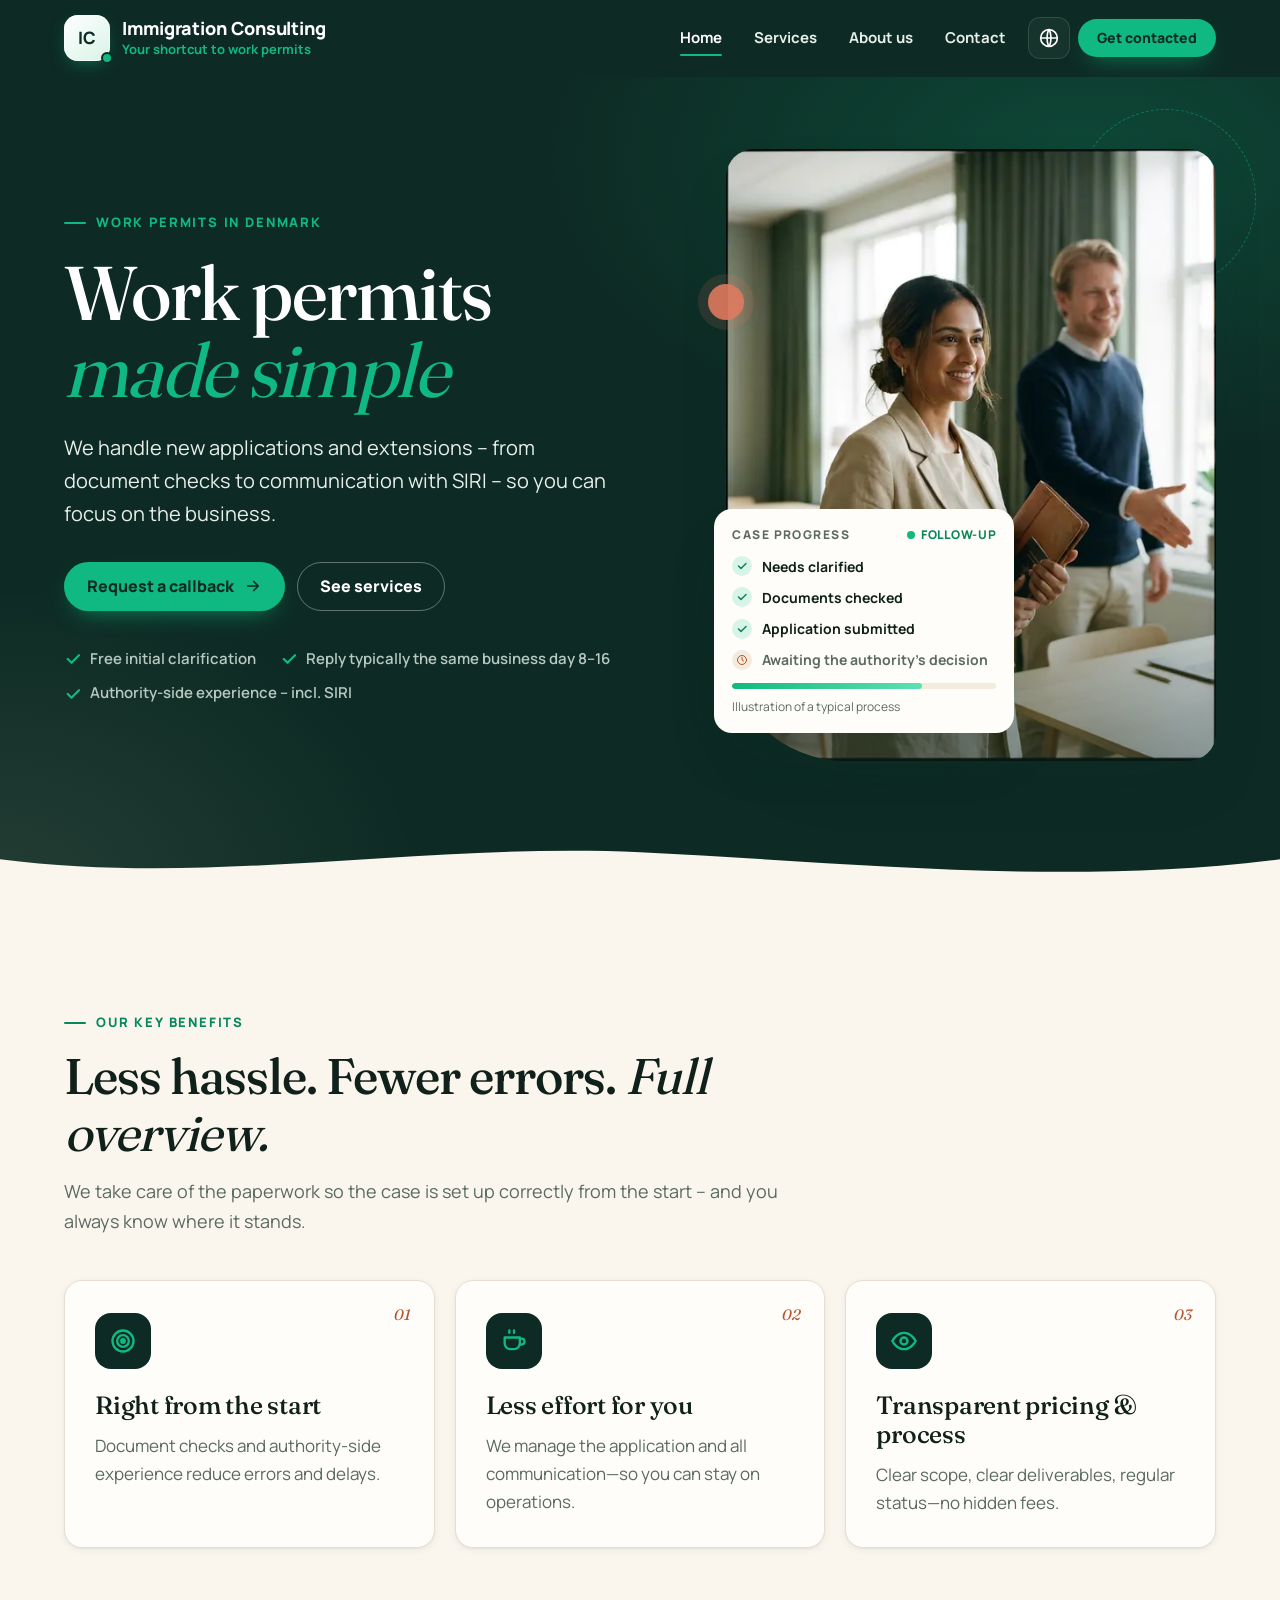
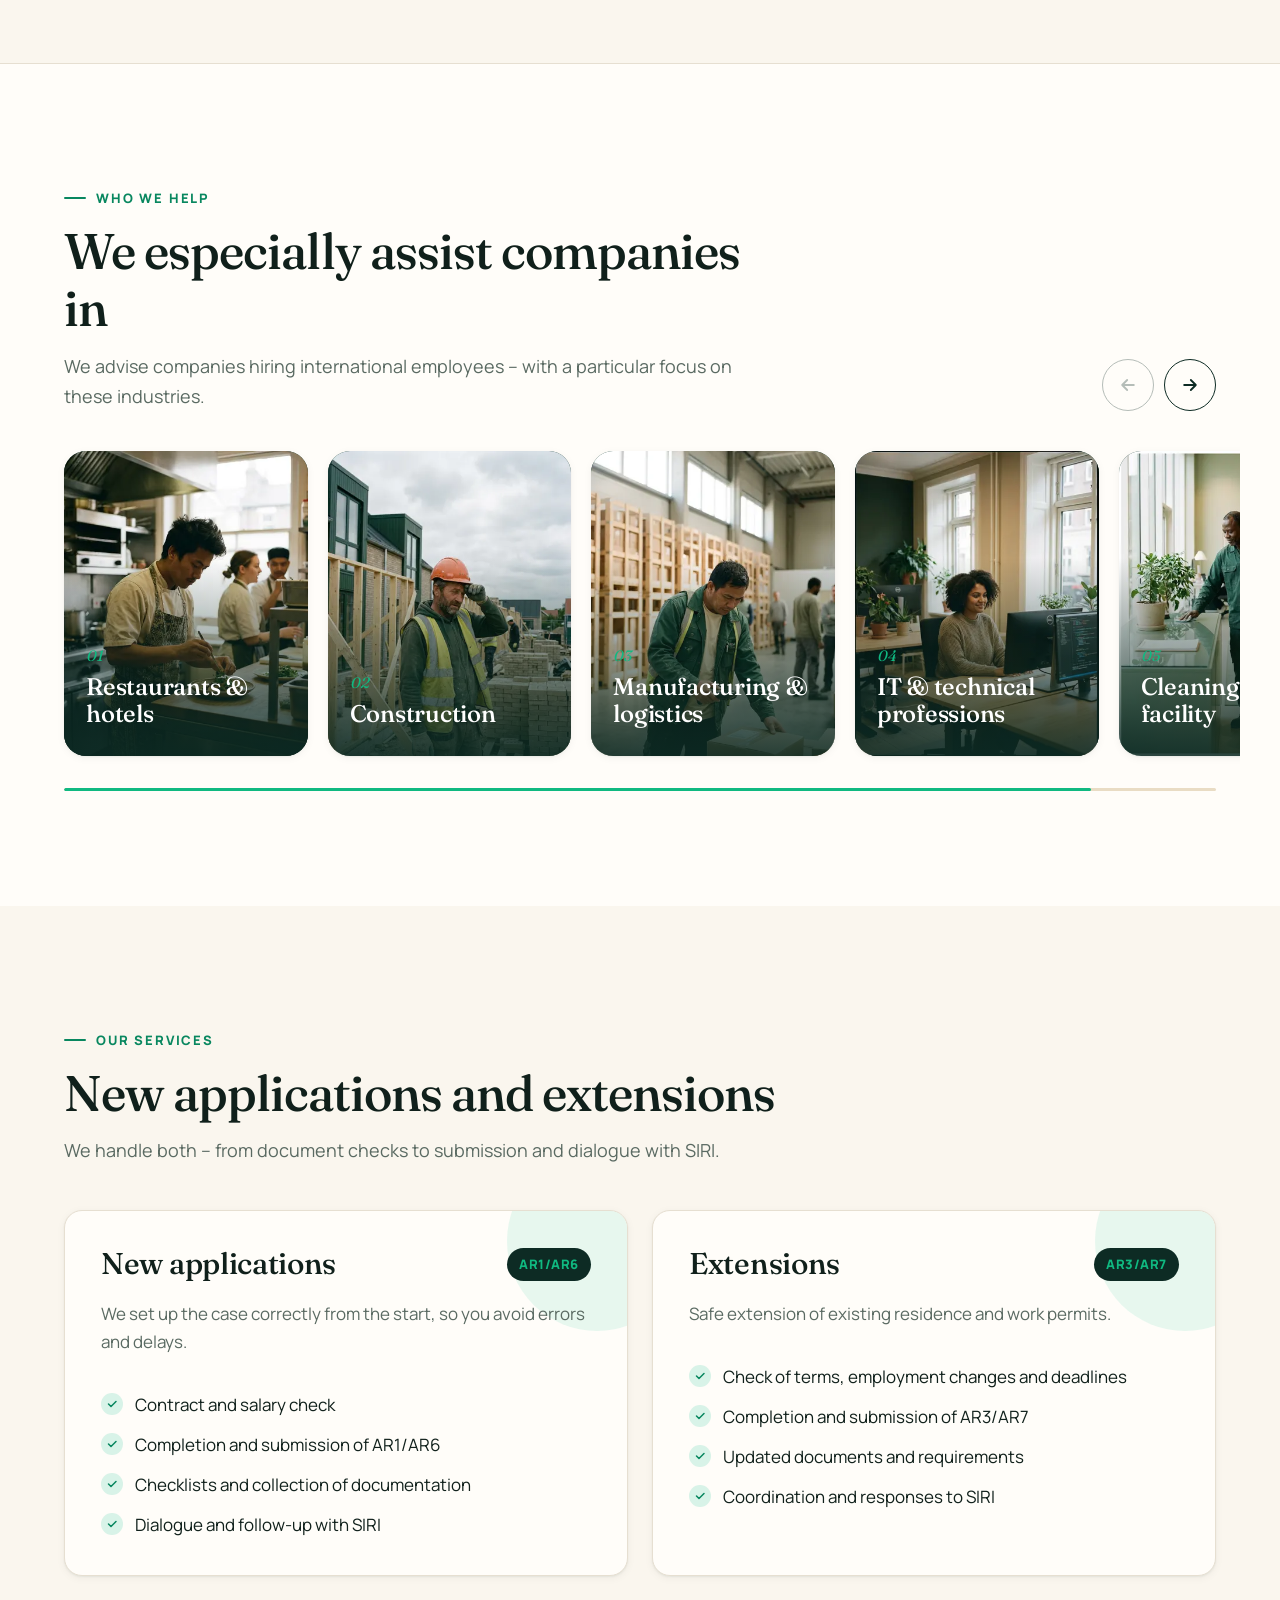
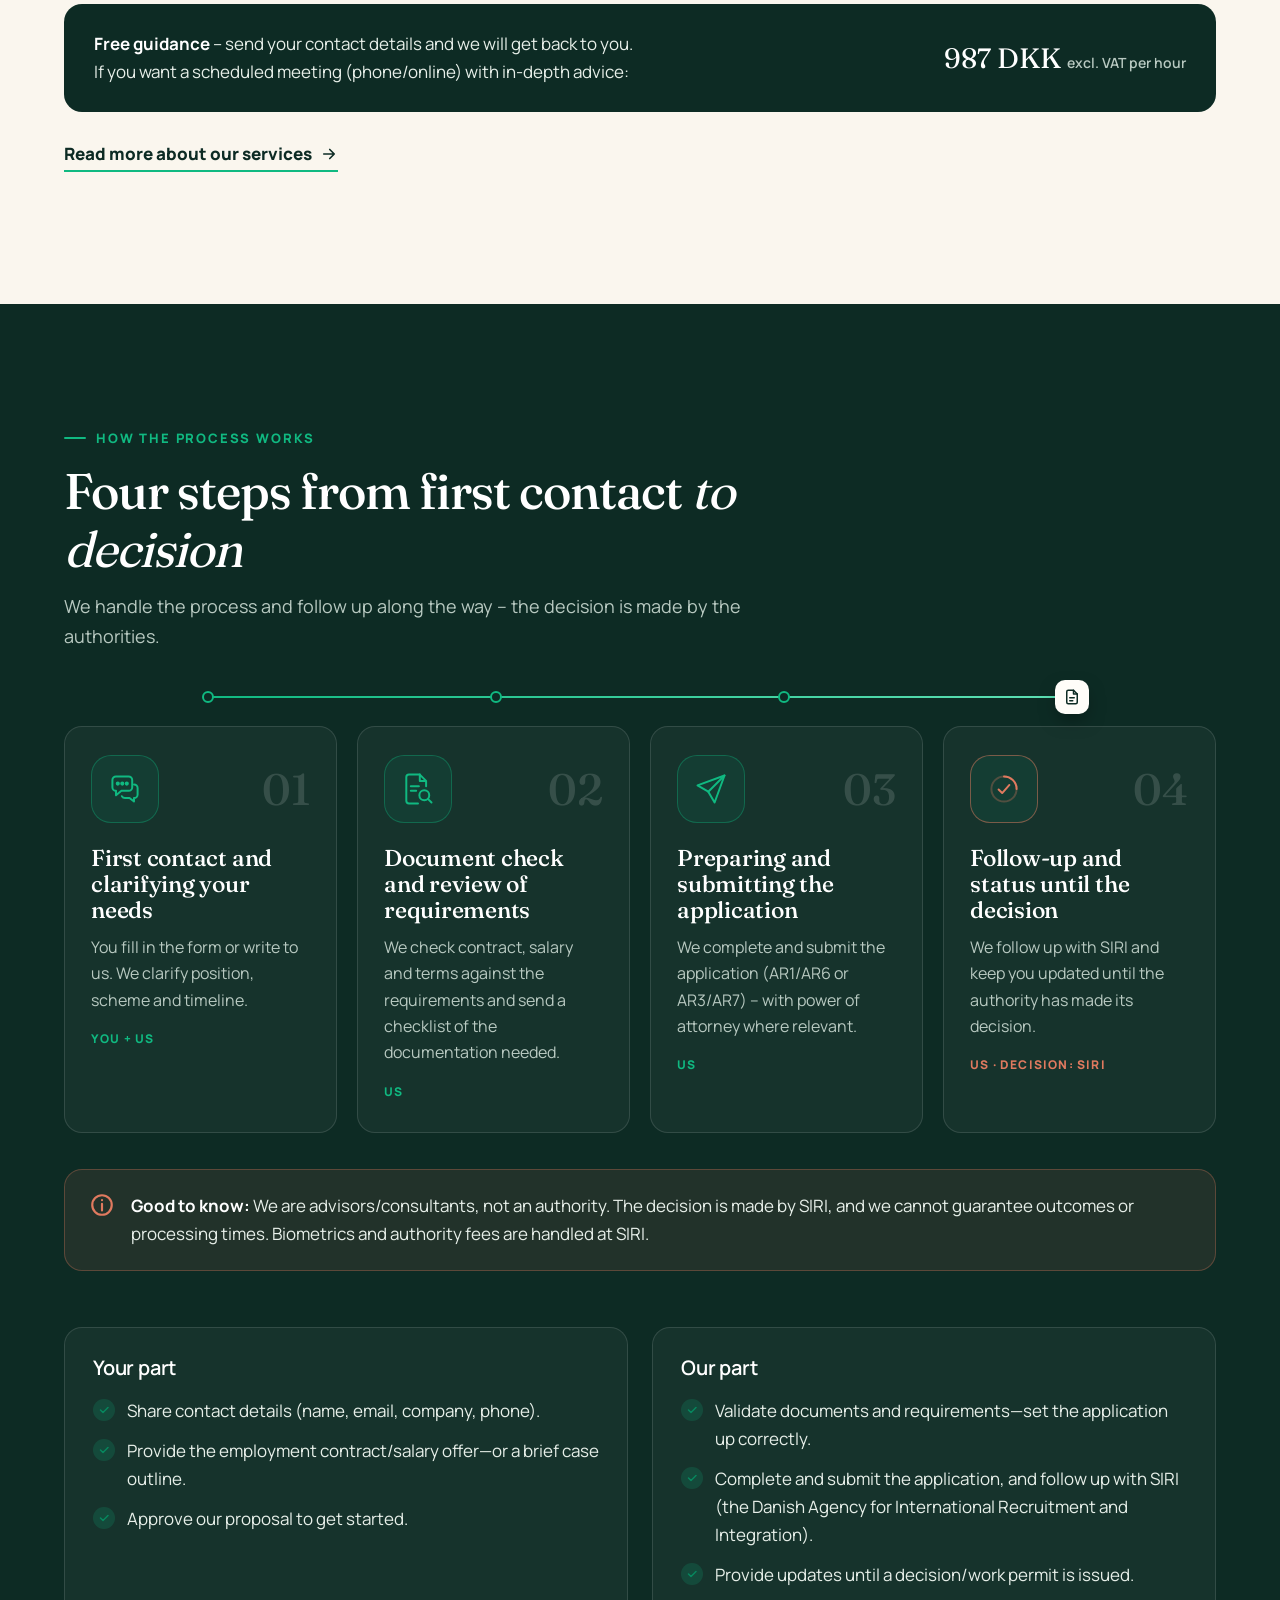
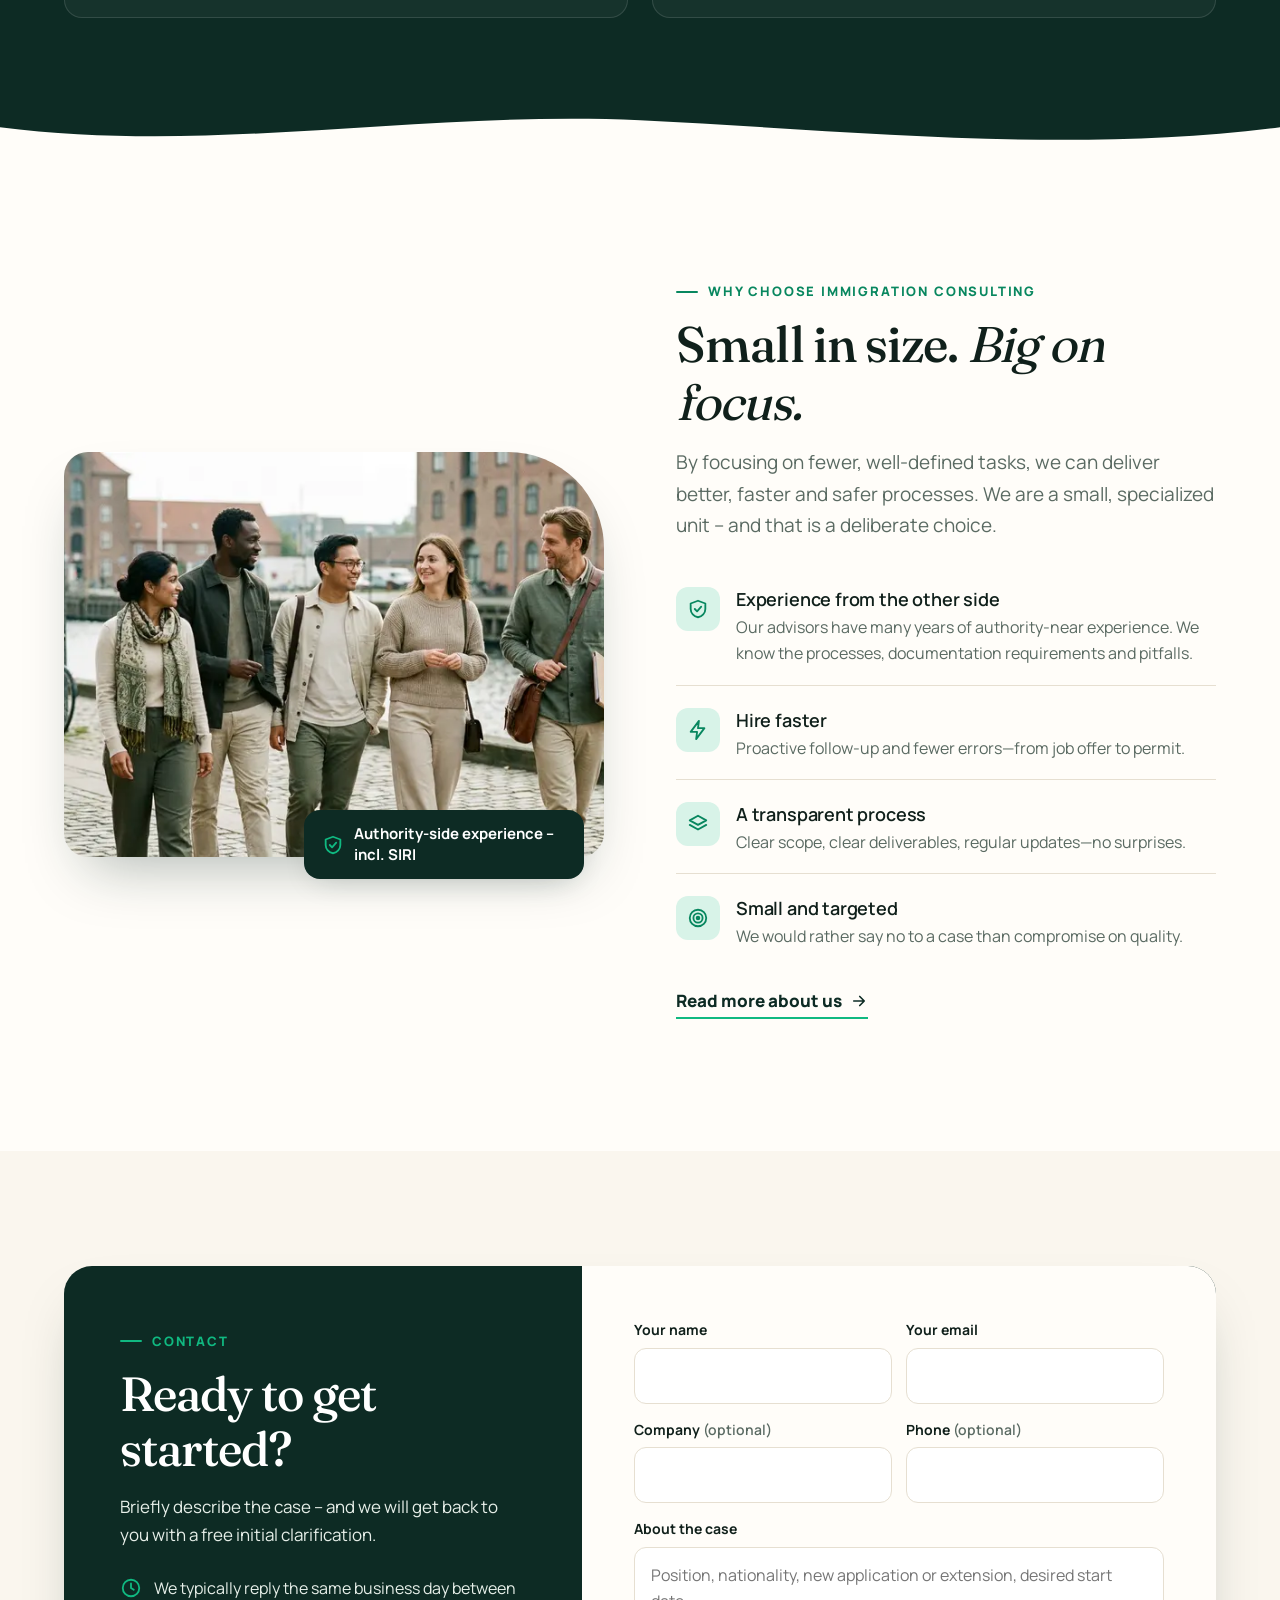
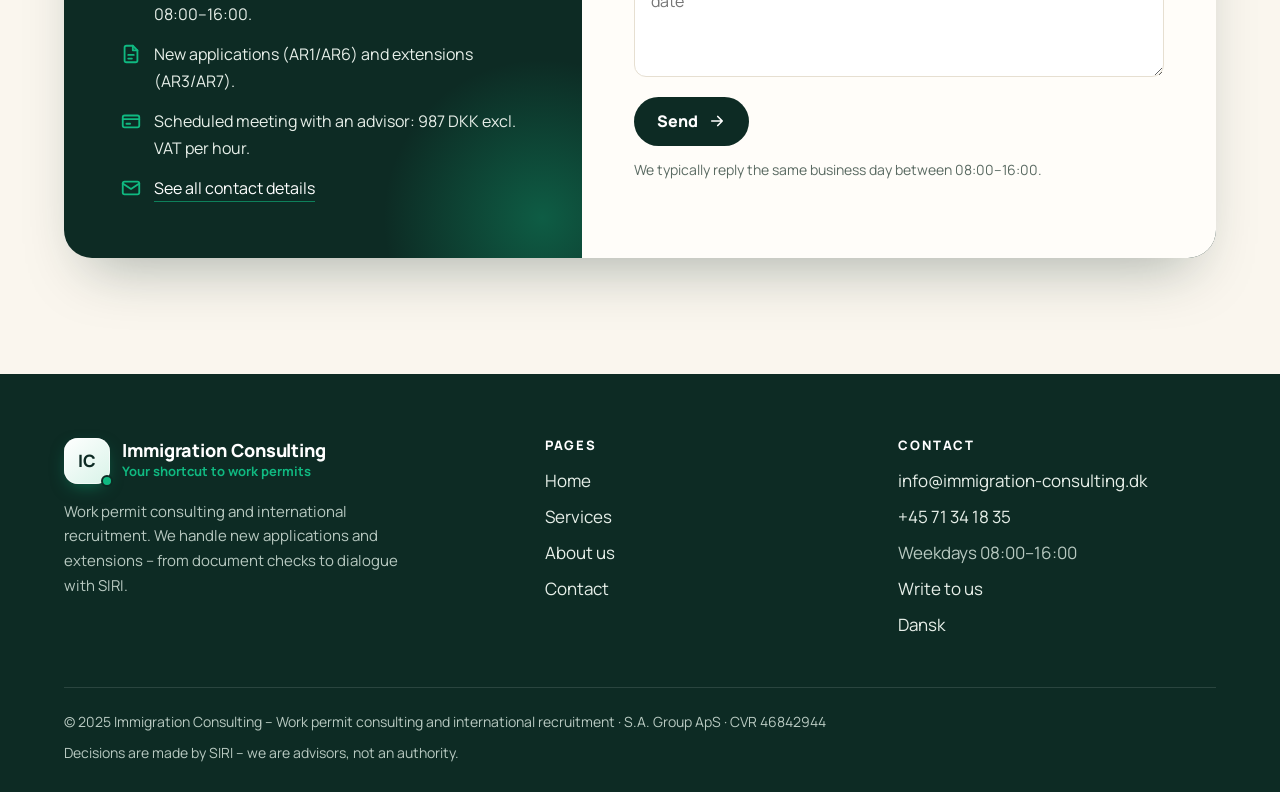
<file: en/index.html>
<!DOCTYPE html>
<html lang="en">
<head>
<meta charset="UTF-8" />
<meta name="viewport" content="width=device-width, initial-scale=1" />
<meta name="google-site-verification" content="Nn6uQ1e_KspNJguZtL-yAKy2TcGXb15PsgEThNwapkY" />

<title>Immigration Consulting – Your shortcut to work permits</title>
<meta name="description" content="Work permits made simple. We handle new applications and extensions—from document checks to communication with SIRI. Complete the form and we’ll get back to you.">
<meta name="author" content="Immigration Consulting" />

<!-- Canonical + hreflang -->
<link rel="canonical" href="https://immigration-consulting.dk/en/index.html" />
<link rel="alternate" href="https://immigration-consulting.dk/index.html" hreflang="da" />
<link rel="alternate" href="https://immigration-consulting.dk/en/index.html" hreflang="en" />
<link rel="alternate" href="https://immigration-consulting.dk/" hreflang="x-default" />

<!-- Open Graph -->
<meta property="og:title" content="Immigration Consulting – Your shortcut to work permits" />
<meta property="og:description" content="Work permits made simple. We handle new applications and extensions—from document checks to communication with SIRI." />
<meta property="og:type" content="website" />
<meta property="og:url" content="https://immigration-consulting.dk/en/index.html" />
<meta property="og:image" content="https://immigration-consulting.dk/og-image.jpg" />
<meta property="og:locale" content="en_GB" />

<!-- Twitter Card -->
<meta name="twitter:card" content="summary_large_image" />
<meta name="twitter:title" content="Immigration Consulting – Your shortcut to work permits" />
<meta name="twitter:description" content="Work permits made simple. We handle new applications and extensions—from document checks to communication with SIRI." />
<meta name="twitter:image" content="https://immigration-consulting.dk/og-image.jpg" />

<!-- Temporary favicon (can swap for your logo later) -->
<link rel="icon" href="data:image/svg+xml,<svg xmlns=%22http://www.w3.org/2000/svg%22 viewBox=%220 0 100 100%22><rect width=%22100%22 height=%22100%22 rx=%2216%22 ry=%2216%22 fill=%22%231f3a8a%22/><text x=%2250%22 y=%2270%22 font-size=%2250%22 text-anchor=%22middle%22 fill=%22white%22 font-family=%22Arial,sans-serif%22>IC</text></svg>">

<meta name="theme-color" content="#0d2b24">
<link rel="icon" href="/favicon.svg" type="image/svg+xml">
<link rel="preload" href="/assets/fonts/manrope-latin.woff2" as="font" type="font/woff2" crossorigin>
<link rel="preload" href="/assets/fonts/fraunces-latin.woff2" as="font" type="font/woff2" crossorigin>
<link rel="preload" as="image" href="/assets/img/hero-raadgivning-900.webp" imagesrcset="/assets/img/hero-raadgivning-560.webp 560w, /assets/img/hero-raadgivning-900.webp 900w" imagesizes="(min-width: 960px) 520px, 92vw" fetchpriority="high">
<link rel="stylesheet" href="/assets/css/site.css">
</head>
<body>

<a class="skip-link" href="#indhold">Skip to content</a>

<header class="site-header">
  <div class="nav container">
    <a class="brand" href="/en/index.html" aria-label="Immigration Consulting – home">
      <span class="logo" aria-hidden="true">IC</span>
      <span class="meta">
        <span class="brand-name">Immigration Consulting</span>
        <span class="tagline">Your shortcut to work permits</span>
      </span>
    </a>

    <div class="nav-right">
      <nav class="desktop-links" aria-label="Main navigation">
        <a href="/en/index.html" aria-current="page">Home</a>
        <a href="/en/services.html">Services</a>
        <a href="/en/about.html">About us</a>
        <a href="/en/contact.html">Contact</a>
      </nav>

      <div class="lang" id="langSwitch">
        <button class="lang-btn" type="button" aria-haspopup="true" aria-expanded="false" aria-label="Choose language">
          <svg viewBox="0 0 24 24" fill="none" stroke="currentColor" stroke-width="2" aria-hidden="true"><circle cx="12" cy="12" r="10"/><path d="M2 12h20M12 2c3 4 3 16 0 20M12 2c-3 4-3 16 0 20"/></svg>
        </button>
        <div class="lang-menu" role="menu">
          <a href="/" role="menuitem" hreflang="da" lang="da">Dansk</a>
          <a href="/en/index.html" role="menuitem" hreflang="en" lang="en" aria-current="true">English</a>
        </div>
      </div>

      <a class="btn btn-primary btn-sm nav-cta" href="#kontakt">Get contacted</a>

      <button class="menu-burger" id="menuBurger" type="button" aria-label="Open menu" aria-controls="drawer" aria-expanded="false">
        <svg viewBox="0 0 24 24" fill="none" stroke="currentColor" stroke-width="2" stroke-linecap="round" aria-hidden="true"><path d="M4 7h16M4 12h16M4 17h10"/></svg>
      </button>
    </div>
  </div>
</header>

<!-- Mobil drawer -->
<div class="backdrop" id="backdrop"></div>
<aside class="mobile-drawer" id="drawer" aria-hidden="true" aria-label="Mobile menu">
  <div class="drawer-head">
    <span>Menu</span>
    <button class="menu-burger" type="button" data-drawer-close aria-label="Close menu"><svg viewBox="0 0 24 24" fill="none" stroke="currentColor" stroke-width="2" stroke-linecap="round" aria-hidden="true"><path d="M6 6l12 12M18 6L6 18"/></svg></button>
  </div>
  <nav class="drawer-links">
    <a href="/en/index.html" data-drawer-close aria-current="page">Home</a>
    <a href="/en/services.html" data-drawer-close>Services</a>
    <a href="/en/about.html" data-drawer-close>About us</a>
    <a href="/en/contact.html" data-drawer-close>Contact</a>
    <div class="drawer-lang">
      <strong>Language</strong>
      <a href="/" hreflang="da" lang="da" data-drawer-close>Dansk</a>
      <a href="/en/index.html" hreflang="en" lang="en" data-drawer-close>English</a>
    </div>
  </nav>
  <a class="btn btn-primary drawer-cta" href="#kontakt" data-drawer-close>Get contacted <svg viewBox="0 0 24 24" fill="none" stroke="currentColor" stroke-width="2.2" stroke-linecap="round" stroke-linejoin="round" aria-hidden="true"><path d="M5 12h14M13 6l6 6-6 6"/></svg></a>
</aside>

<main id="indhold">
  <!-- HERO -->
  <section class="hero">
    <div class="container hero-grid">
      <div class="hero-copy">
        <span class="eyebrow light reveal">Work permits in Denmark</span>
        <h1 class="reveal" data-delay="1">Work permits <em>made simple</em></h1>
        <p class="hero-intro reveal" data-delay="2">We handle new applications and extensions – from document checks to communication with SIRI – so you can focus on the business.</p>
        <div class="hero-actions reveal" data-delay="3">
          <a class="btn btn-primary" href="#kontakt">Request a callback <svg viewBox="0 0 24 24" fill="none" stroke="currentColor" stroke-width="2.2" stroke-linecap="round" stroke-linejoin="round" aria-hidden="true"><path d="M5 12h14M13 6l6 6-6 6"/></svg></a>
          <a class="btn btn-ghost" href="/en/services.html">See services</a>
        </div>
        <ul class="hero-facts reveal" data-delay="4">
          <li><svg viewBox="0 0 24 24" fill="none" stroke="currentColor" stroke-width="3" stroke-linecap="round" stroke-linejoin="round" aria-hidden="true"><path d="M5 12l5 5L20 7"/></svg>Free initial clarification</li>
          <li><svg viewBox="0 0 24 24" fill="none" stroke="currentColor" stroke-width="3" stroke-linecap="round" stroke-linejoin="round" aria-hidden="true"><path d="M5 12l5 5L20 7"/></svg>Reply typically the same business day 8–16</li>
          <li><svg viewBox="0 0 24 24" fill="none" stroke="currentColor" stroke-width="3" stroke-linecap="round" stroke-linejoin="round" aria-hidden="true"><path d="M5 12l5 5L20 7"/></svg>Authority-side experience – incl. SIRI</li>
        </ul>
      </div>

      <div class="hero-visual">
        <div class="hero-ring" aria-hidden="true"></div>
        <div class="hero-dot" aria-hidden="true"></div>
        <div class="hero-frame">
          <img src="/assets/img/hero-raadgivning-900.webp" srcset="/assets/img/hero-raadgivning-560.webp 560w, /assets/img/hero-raadgivning-900.webp 900w" sizes="(min-width: 960px) 520px, 92vw" alt="An international employee being welcomed by a Danish colleague in a bright office" width="900" height="1117" fetchpriority="high">
        </div>
        <div class="status-card" aria-hidden="true">
          <div class="sc-title"><span>Case progress</span><span class="sc-live">Follow-up</span></div>
          <ul class="sc-steps">
            <li><span class="chk"><svg viewBox="0 0 24 24" fill="none" stroke="currentColor" stroke-width="3" stroke-linecap="round" stroke-linejoin="round" aria-hidden="true"><path d="M5 12l5 5L20 7"/></svg></span>Needs clarified</li>
            <li><span class="chk"><svg viewBox="0 0 24 24" fill="none" stroke="currentColor" stroke-width="3" stroke-linecap="round" stroke-linejoin="round" aria-hidden="true"><path d="M5 12l5 5L20 7"/></svg></span>Documents checked</li>
            <li><span class="chk"><svg viewBox="0 0 24 24" fill="none" stroke="currentColor" stroke-width="3" stroke-linecap="round" stroke-linejoin="round" aria-hidden="true"><path d="M5 12l5 5L20 7"/></svg></span>Application submitted</li>
            <li class="pending"><span class="chk"><svg viewBox="0 0 24 24" fill="none" stroke="currentColor" stroke-width="2" stroke-linecap="round" aria-hidden="true"><circle cx="12" cy="12" r="9"/><path d="M12 7v5l3 2"/></svg></span>Awaiting the authority’s decision</li>
          </ul>
          <div class="sc-bar"><span></span></div>
          <p class="sc-note">Illustration of a typical process</p>
        </div>
      </div>
    </div>
    <svg class="curve abs" viewBox="0 0 1440 56" preserveAspectRatio="none" aria-hidden="true"><path d="M0 56V20C240 52 480 0 720 12s480 40 720 8v36z"/></svg>
  </section>

  <!-- 1. Fordele -->
  <section class="section" id="why-us">
    <div class="container">
      <div class="section-head reveal">
        <span class="eyebrow">Our key benefits</span>
        <h2>Less hassle. Fewer errors. <span class="serif-accent">Full overview.</span></h2>
        <p>We take care of the paperwork so the case is set up correctly from the start – and you always know where it stands.</p>
      </div>
      <div class="grid-3">
        <article class="card card-hover benefit reveal" data-delay="1">
          <span class="num">01</span>
          <div class="benefit-icon"><svg viewBox="0 0 24 24" fill="none" stroke="currentColor" stroke-width="2" stroke-linecap="round" aria-hidden="true"><circle cx="12" cy="12" r="9"/><circle cx="12" cy="12" r="5"/><circle cx="12" cy="12" r="1.5" fill="currentColor"/></svg></div>
          <h3>Right from the start</h3>
          <p>Document checks and authority-side experience reduce errors and delays.</p>
        </article>
        <article class="card card-hover benefit reveal" data-delay="2">
          <span class="num">02</span>
          <div class="benefit-icon"><svg viewBox="0 0 24 24" fill="none" stroke="currentColor" stroke-width="2" stroke-linecap="round" stroke-linejoin="round" aria-hidden="true"><path d="M4 9h13v5a5 5 0 01-5 5H9a5 5 0 01-5-5V9z"/><path d="M17 10h1.5a2.5 2.5 0 010 5H17M8 3v2M12 3v2"/></svg></div>
          <h3>Less effort for you</h3>
          <p>We manage the application and all communication—so you can stay on operations.</p>
        </article>
        <article class="card card-hover benefit reveal" data-delay="3">
          <span class="num">03</span>
          <div class="benefit-icon"><svg viewBox="0 0 24 24" fill="none" stroke="currentColor" stroke-width="2" stroke-linecap="round" stroke-linejoin="round" aria-hidden="true"><path d="M2 12s3.6-7 10-7 10 7 10 7-3.6 7-10 7S2 12 2 12z"/><circle cx="12" cy="12" r="3"/></svg></div>
          <h3>Transparent pricing & process</h3>
          <p>Clear scope, clear deliverables, regular status—no hidden fees.</p>
        </article>
      </div>
    </div>
  </section>

  <!-- 2. Brancher -->
  <section class="section bg-paper divider-top" id="industries">
    <div class="container" data-slider>
      <div class="slider-head">
        <div class="section-head reveal">
          <span class="eyebrow">Who we help</span>
          <h2>We especially assist companies in</h2>
          <p>We advise companies hiring international employees – with a particular focus on these industries.</p>
        </div>
        <div class="slider-nav">
          <button class="slider-btn" type="button" data-prev aria-label="Previous industry"><svg viewBox="0 0 24 24" fill="none" stroke="currentColor" stroke-width="2.2" stroke-linecap="round" stroke-linejoin="round" aria-hidden="true"><path d="M19 12H5M11 6l-6 6 6 6"/></svg></button>
          <button class="slider-btn" type="button" data-next aria-label="Next industry"><svg viewBox="0 0 24 24" fill="none" stroke="currentColor" stroke-width="2.2" stroke-linecap="round" stroke-linejoin="round" aria-hidden="true"><path d="M5 12h14M13 6l6 6-6 6"/></svg></button>
        </div>
      </div>
      <ul class="slider" tabindex="0" aria-label="Industries we help">
        <li class="industry reveal" data-delay="1">
          <img src="/assets/img/branche-restaurant-640.webp" srcset="/assets/img/branche-restaurant-420.webp 420w, /assets/img/branche-restaurant-640.webp 640w" sizes="(min-width: 1100px) 260px, (min-width: 760px) 30vw, 78vw" alt="A chef plating a dish in a professional restaurant kitchen" width="640" height="794" loading="lazy" decoding="async">
          <div class="industry-body">
            <span class="industry-num">01</span>
            <h3>Restaurants & hotels</h3>
            <p>Kitchen, service and hotel staff – we handle the application so you can focus on your guests.</p>
          </div>
        </li>
        <li class="industry reveal" data-delay="2">
          <img src="/assets/img/branche-construction-640.webp" srcset="/assets/img/branche-construction-420.webp 420w, /assets/img/branche-construction-640.webp 640w" sizes="(min-width: 1100px) 260px, (min-width: 760px) 30vw, 78vw" alt="A construction worker in a hard hat and hi-vis vest on a Danish building site" width="640" height="794" loading="lazy" decoding="async">
          <div class="industry-body">
            <span class="industry-num">02</span>
            <h3>Construction</h3>
            <p>Skilled workers and specialists for the site – with contract and salary checked against the requirements.</p>
          </div>
        </li>
        <li class="industry reveal" data-delay="3">
          <img src="/assets/img/branche-production-640.webp" srcset="/assets/img/branche-production-420.webp 420w, /assets/img/branche-production-640.webp 640w" sizes="(min-width: 1100px) 260px, (min-width: 760px) 30vw, 78vw" alt="A warehouse worker scanning a parcel in a modern warehouse" width="640" height="794" loading="lazy" decoding="async">
          <div class="industry-body">
            <span class="industry-num">03</span>
            <h3>Manufacturing & logistics</h3>
            <p>Staff for production, warehousing and distribution – with documentation and deadlines under control.</p>
          </div>
        </li>
        <li class="industry reveal" data-delay="4">
          <img src="/assets/img/branche-it-640.webp" srcset="/assets/img/branche-it-420.webp 420w, /assets/img/branche-it-640.webp 640w" sizes="(min-width: 1100px) 260px, (min-width: 760px) 30vw, 78vw" alt="A software developer working at monitors in a bright Copenhagen office" width="640" height="794" loading="lazy" decoding="async">
          <div class="industry-body">
            <span class="industry-num">04</span>
            <h3>IT & technical professions</h3>
            <p>Developers, engineers and technicians – from first contact to submitted application.</p>
          </div>
        </li>
        <li class="industry reveal" data-delay="4">
          <img src="/assets/img/branche-cleaning-640.webp" srcset="/assets/img/branche-cleaning-420.webp 420w, /assets/img/branche-cleaning-640.webp 640w" sizes="(min-width: 1100px) 260px, (min-width: 760px) 30vw, 78vw" alt="A facility worker in a green uniform in a bright office lobby" width="640" height="794" loading="lazy" decoding="async">
          <div class="industry-body">
            <span class="industry-num">05</span>
            <h3>Cleaning & facility</h3>
            <p>Service and facility staff – with a safe and correct process for company and employee.</p>
          </div>
        </li>
      </ul>
      <div class="slider-progress" aria-hidden="true"><span></span></div>
    </div>
  </section>

  <!-- 3. Ydelser -->
  <section class="section" id="services">
    <div class="container">
      <div class="section-head reveal">
        <span class="eyebrow">Our services</span>
        <h2>New applications and extensions</h2>
        <p>We handle both – from document checks to submission and dialogue with SIRI.</p>
      </div>
      <div class="grid-2">
        <article class="card card-hover service reveal" data-delay="1">
          <div class="service-top"><h3>New applications</h3><span class="pill">AR1/AR6</span></div>
          <p class="muted">We set up the case correctly from the start, so you avoid errors and delays.</p>
          <ul class="list">
            <li>Contract and salary check</li>
            <li>Completion and submission of AR1/AR6</li>
            <li>Checklists and collection of documentation</li>
            <li>Dialogue and follow-up with SIRI</li>
          </ul>
        </article>
        <article class="card card-hover service reveal" data-delay="2">
          <div class="service-top"><h3>Extensions</h3><span class="pill">AR3/AR7</span></div>
          <p class="muted">Safe extension of existing residence and work permits.</p>
          <ul class="list">
            <li>Check of terms, employment changes and deadlines</li>
            <li>Completion and submission of AR3/AR7</li>
            <li>Updated documents and requirements</li>
            <li>Coordination and responses to SIRI</li>
          </ul>
        </article>
      </div>
      <div class="price-note reveal">
        <p><strong>Free guidance</strong> – send your contact details and we will get back to you.<br>If you want a scheduled meeting (phone/online) with in-depth advice:</p>
        <span class="price">987 DKK <small>excl. VAT per hour</small></span>
      </div>
      <p style="margin-top:28px" class="reveal"><a class="link-arrow" href="/en/services.html">Read more about our services <svg width="18" height="18" viewBox="0 0 24 24" fill="none" stroke="currentColor" stroke-width="2.2" stroke-linecap="round" stroke-linejoin="round" aria-hidden="true"><path d="M5 12h14M13 6l6 6-6 6"/></svg></a></p>
    </div>
  </section>

  <!-- 4. Proces -->
  <section class="section bg-forest on-dark process" id="process">
    <div class="container">
      <div class="section-head reveal">
        <span class="eyebrow">How the process works</span>
        <h2>Four steps from first contact <span class="serif-accent">to decision</span></h2>
        <p>We handle the process and follow up along the way – the decision is made by the authorities.</p>
      </div>
      <div style="position:relative">
        <div class="process-track" aria-hidden="true">
          <span class="fill"></span>
          <span class="node" style="left:0"></span><span class="node" style="left:33.33%"></span><span class="node" style="left:66.66%"></span><span class="node" style="left:100%"></span>
          <span class="doc"><svg viewBox="0 0 24 24" fill="none" stroke="currentColor" stroke-width="2" stroke-linecap="round" stroke-linejoin="round" aria-hidden="true"><path d="M14 3H7a2 2 0 00-2 2v14a2 2 0 002 2h10a2 2 0 002-2V8l-5-5z"/><path d="M14 3v5h5M9 13h6M9 17h4"/></svg></span>
        </div>
        <ol class="steps">
          <li class="step reveal" data-delay="1">
            <div class="step-badge"><span class="step-icon"><svg viewBox="0 0 40 40" fill="none" stroke="currentColor" stroke-width="2.2" stroke-linecap="round" stroke-linejoin="round" aria-hidden="true"><path d="M6 10a4 4 0 014-4h14a4 4 0 014 4v8a4 4 0 01-4 4h-8l-6 5v-5h0a4 4 0 01-4-4z"/><path class="anim-float" d="M30 15h0a4 4 0 014 4v7a4 4 0 01-4 4v4l-5-4h-5a4 4 0 01-3.5-2"/><circle class="anim-pulse" cx="12" cy="14" r="1.2" fill="currentColor"/><circle class="anim-pulse" style="animation-delay:.3s" cx="17" cy="14" r="1.2" fill="currentColor"/><circle class="anim-pulse" style="animation-delay:.6s" cx="22" cy="14" r="1.2" fill="currentColor"/></svg></span><span class="step-no" aria-hidden="true">01</span></div>
            <h3>First contact and clarifying your needs</h3>
            <p>You fill in the form or write to us. We clarify position, scheme and timeline.</p>
            <span class="who">You + us</span>
          </li>
          <li class="step reveal" data-delay="2">
            <div class="step-badge"><span class="step-icon"><svg viewBox="0 0 40 40" fill="none" stroke="currentColor" stroke-width="2.2" stroke-linecap="round" stroke-linejoin="round" aria-hidden="true"><path d="M22 4H10a3 3 0 00-3 3v26a3 3 0 003 3h10"/><path d="M22 4l7 7v6M22 4v7h7"/><path d="M12 17h9M12 22h6"/><g class="anim-float"><circle cx="27" cy="27" r="5.5"/><path d="M31 31l4 4"/></g></svg></span><span class="step-no" aria-hidden="true">02</span></div>
            <h3>Document check and review of requirements</h3>
            <p>We check contract, salary and terms against the requirements and send a checklist of the documentation needed.</p>
            <span class="who">Us</span>
          </li>
          <li class="step reveal" data-delay="3">
            <div class="step-badge"><span class="step-icon"><svg viewBox="0 0 40 40" fill="none" stroke="currentColor" stroke-width="2.2" stroke-linecap="round" stroke-linejoin="round" aria-hidden="true"><g class="anim-float"><path d="M35 5L17 23"/><path d="M35 5L24 35l-7-12-12-7 30-11z"/></g><path class="anim-draw" d="M4 34c4 0 6-3 9-3"/></svg></span><span class="step-no" aria-hidden="true">03</span></div>
            <h3>Preparing and submitting the application</h3>
            <p>We complete and submit the application (AR1/AR6 or AR3/AR7) – with power of attorney where relevant.</p>
            <span class="who">Us</span>
          </li>
          <li class="step reveal authority" data-delay="4">
            <div class="step-badge"><span class="step-icon"><svg viewBox="0 0 40 40" fill="none" stroke="currentColor" stroke-width="2.2" stroke-linecap="round" stroke-linejoin="round" aria-hidden="true"><circle cx="20" cy="20" r="14" opacity=".3"/><path class="anim-spin" d="M20 6a14 14 0 0114 14"/><path d="M14 20.5l4 4 8-9"/></svg></span><span class="step-no" aria-hidden="true">04</span></div>
            <h3>Follow-up and status until the decision</h3>
            <p>We follow up with SIRI and keep you updated until the authority has made its decision.</p>
            <span class="who">Us · decision: SIRI</span>
          </li>
        </ol>
      </div>
      <div class="authority-note reveal"><svg viewBox="0 0 24 24" fill="none" stroke="currentColor" stroke-width="2" stroke-linecap="round" aria-hidden="true"><circle cx="12" cy="12" r="9"/><path d="M12 11v6M12 7.5h.01"/></svg><p><strong>Good to know:</strong> We are advisors/consultants, not an authority. The decision is made by SIRI, and we cannot guarantee outcomes or processing times. Biometrics and authority fees are handled at SIRI.</p></div>

      <div class="roles">
        <h3 class="sr-only">Process & responsibilities</h3>
        <div class="grid-2">
          <div class="role reveal" data-delay="1">
            <h3>Your part</h3>
            <ul class="list">
              <li>Share contact details (name, email, company, phone).</li>
              <li>Provide the employment contract/salary offer—or a brief case outline.</li>
              <li>Approve our proposal to get started.</li>
            </ul>
          </div>
          <div class="role reveal" data-delay="2">
            <h3>Our part</h3>
            <ul class="list">
              <li>Validate documents and requirements—set the application up correctly.</li>
              <li>Complete and submit the application, and follow up with SIRI (the Danish Agency for International Recruitment and Integration).</li>
              <li>Provide updates until a decision/work permit is issued.</li>
            </ul>
          </div>
        </div>
      </div>
    </div>
    <svg class="curve abs to-paper" viewBox="0 0 1440 56" preserveAspectRatio="none" aria-hidden="true"><path d="M0 56V20C240 52 480 0 720 12s480 40 720 8v36z"/></svg>
  </section>

  <!-- 5. Hvorfor vælge os -->
  <section class="section bg-paper">
    <div class="container why-grid">
      <div class="why-media reveal">
        <div class="shape" aria-hidden="true"></div>
        <div class="img-main">
          <img src="/assets/img/team-havnefront-1376.webp" srcset="/assets/img/team-havnefront-800.webp 800w, /assets/img/team-havnefront-1376.webp 1376w" sizes="(min-width: 960px) 560px, 92vw" alt="International employees and a Danish colleague walking along the Copenhagen harbour front" width="1376" height="768" loading="lazy" decoding="async">
        </div>
        <div class="tag"><svg viewBox="0 0 24 24" fill="none" stroke="currentColor" stroke-width="2" stroke-linecap="round" stroke-linejoin="round" aria-hidden="true"><path d="M12 3l8 3v6c0 4.5-3.4 8.3-8 9-4.6-.7-8-4.5-8-9V6l8-3z"/><path d="M8.5 12l2.5 2.5 4.5-5"/></svg><span>Authority-side experience – incl. SIRI</span></div>
      </div>
      <div class="reveal" data-delay="1">
        <span class="eyebrow">Why choose Immigration Consulting</span>
        <h2 style="font-size:clamp(32px,4.2vw,50px);margin:14px 0 16px">Small in size. <span class="serif-accent">Big on focus.</span></h2>
        <p class="lead">By focusing on fewer, well-defined tasks, we can deliver better, faster and safer processes. We are a small, specialized unit – and that is a deliberate choice.</p>
        <ul class="reasons">
          <li><span class="ri"><svg viewBox="0 0 24 24" fill="none" stroke="currentColor" stroke-width="2" stroke-linecap="round" stroke-linejoin="round" aria-hidden="true"><path d="M12 3l8 3v6c0 4.5-3.4 8.3-8 9-4.6-.7-8-4.5-8-9V6l8-3z"/><path d="M8.5 12l2.5 2.5 4.5-5"/></svg></span><div><h3>Experience from the other side</h3><p>Our advisors have many years of authority-near experience. We know the processes, documentation requirements and pitfalls.</p></div></li>
          <li><span class="ri"><svg viewBox="0 0 24 24" fill="none" stroke="currentColor" stroke-width="2" stroke-linecap="round" stroke-linejoin="round" aria-hidden="true"><path d="M13 2L4 14h7l-1 8 9-12h-7l1-8z"/></svg></span><div><h3>Hire faster</h3><p>Proactive follow-up and fewer errors—from job offer to permit.</p></div></li>
          <li><span class="ri"><svg viewBox="0 0 24 24" fill="none" stroke="currentColor" stroke-width="2" stroke-linecap="round" stroke-linejoin="round" aria-hidden="true"><path d="M12 3l9 5-9 5-9-5 9-5z"/><path d="M3 13l9 5 9-5"/></svg></span><div><h3>A transparent process</h3><p>Clear scope, clear deliverables, regular updates—no surprises.</p></div></li>
          <li><span class="ri"><svg viewBox="0 0 24 24" fill="none" stroke="currentColor" stroke-width="2" stroke-linecap="round" aria-hidden="true"><circle cx="12" cy="12" r="9"/><circle cx="12" cy="12" r="5"/><circle cx="12" cy="12" r="1.5" fill="currentColor"/></svg></span><div><h3>Small and targeted</h3><p>We would rather say no to a case than compromise on quality.</p></div></li>
        </ul>
        <p style="margin-top:20px"><a class="link-arrow" href="/en/about.html">Read more about us <svg width="18" height="18" viewBox="0 0 24 24" fill="none" stroke="currentColor" stroke-width="2.2" stroke-linecap="round" stroke-linejoin="round" aria-hidden="true"><path d="M5 12h14M13 6l6 6-6 6"/></svg></a></p>
      </div>
    </div>
  </section>

  <!-- 6. Kontakt -->
  <section class="section" id="kontakt">
    <div class="container">
      <div class="contact-panel reveal" id="start">
        <div class="contact-intro">
          <span class="eyebrow light">Contact</span>
          <h2>Ready to get started?</h2>
          <p>Briefly describe the case – and we will get back to you with a free initial clarification.</p>
          <ul class="contact-points">
            <li><svg viewBox="0 0 24 24" fill="none" stroke="currentColor" stroke-width="2" stroke-linecap="round" aria-hidden="true"><circle cx="12" cy="12" r="9"/><path d="M12 7v5l3 2"/></svg><span>We typically reply the same business day between 08:00–16:00.</span></li>
            <li><svg viewBox="0 0 24 24" fill="none" stroke="currentColor" stroke-width="2" stroke-linecap="round" stroke-linejoin="round" aria-hidden="true"><path d="M14 3H7a2 2 0 00-2 2v14a2 2 0 002 2h10a2 2 0 002-2V8l-5-5z"/><path d="M14 3v5h5M9 13h6M9 17h4"/></svg><span>New applications (AR1/AR6) and extensions (AR3/AR7).</span></li>
            <li><svg viewBox="0 0 24 24" fill="none" stroke="currentColor" stroke-width="2" stroke-linecap="round" stroke-linejoin="round" aria-hidden="true"><rect x="3" y="6" width="18" height="13" rx="2"/><path d="M3 10h18M7 15h4"/></svg><span>Scheduled meeting with an advisor: 987 DKK excl. VAT per hour.</span></li>
            <li><svg viewBox="0 0 24 24" fill="none" stroke="currentColor" stroke-width="2" stroke-linecap="round" stroke-linejoin="round" aria-hidden="true"><rect x="3" y="5" width="18" height="14" rx="2"/><path d="M3 7l9 6 9-6"/></svg><a href="/en/contact.html">See all contact details</a></li>
          </ul>
        </div>
        <div class="contact-form">
      <form name="contact-request-home-en" method="POST" data-netlify="true" data-inline-success="true" netlify-honeypot="bot-field" class="form">
        <input type="hidden" name="form-name" value="contact-request-home-en" />
        <p class="hp"><label>Don’t fill this out: <input name="bot-field" tabindex="-1" autocomplete="off" /></label></p>

        <div class="row">
          <div class="field">
            <label for="home-name">Your name</label>
            <input id="home-name" type="text" name="name" autocomplete="name" required />
          </div>
          <div class="field">
            <label for="home-email">Your email</label>
            <input id="home-email" type="email" name="email" autocomplete="email" required />
          </div>
        </div>
        <div class="row">
          <div class="field">
            <label for="home-company">Company <span class="opt">(optional)</span></label>
            <input id="home-company" type="text" name="company" autocomplete="organization" />
          </div>
          <div class="field">
            <label for="home-phone">Phone <span class="opt">(optional)</span></label>
            <input id="home-phone" type="tel" name="phone" autocomplete="tel" />
          </div>
        </div>
        <div class="field">
          <label for="home-message">About the case</label>
          <textarea id="home-message" name="message" placeholder="Position, nationality, new application or extension, desired start date"></textarea>
        </div>

        <div class="form-actions">
          <button class="btn btn-dark" type="submit">Send <svg viewBox="0 0 24 24" fill="none" stroke="currentColor" stroke-width="2.2" stroke-linecap="round" stroke-linejoin="round" aria-hidden="true"><path d="M5 12h14M13 6l6 6-6 6"/></svg></button>
          <p class="muted">We typically reply the same business day between 08:00–16:00.</p>
        </div>

        <div class="form-success" hidden role="status" aria-live="polite">
          <h4>Thank you for your message!</h4>
          <p>Your inquiry has been sent – we will get back to you as soon as possible.</p>
        </div>
      </form>
        </div>
      </div>
    </div>
  </section>

  <!-- Skjult template form (hjælper Netlify med at autodetektere formen) -->
  <form name="contact-request-home-en" data-netlify="true" netlify-honeypot="bot-field" hidden>
    <input type="text" name="name" />
    <input type="text" name="email" />
    <input type="text" name="company" />
    <input type="text" name="phone" />
    <textarea name="message"></textarea>
  </form>
</main>

<footer class="site-footer">
  <div class="container">
    <div class="footer-grid">
      <div class="footer-brand">
        <a class="brand" href="/en/index.html" aria-label="Immigration Consulting – home">
      <span class="logo" aria-hidden="true">IC</span>
      <span class="meta">
        <span class="brand-name">Immigration Consulting</span>
        <span class="tagline">Your shortcut to work permits</span>
      </span>
    </a>
        <p>Work permit consulting and international recruitment. We handle new applications and extensions – from document checks to dialogue with SIRI.</p>
      </div>
      <nav aria-label="Pages">
        <h2>Pages</h2>
        <ul>
          <li><a href="/en/index.html">Home</a></li>
          <li><a href="/en/services.html">Services</a></li>
          <li><a href="/en/about.html">About us</a></li>
          <li><a href="/en/contact.html">Contact</a></li>
        </ul>
      </nav>
      <div>
        <h2>Contact</h2>
        <ul>
          <li><a href="mailto:info@immigration-consulting.dk">info@immigration-consulting.dk</a></li>
          <li><a href="tel:+4571341835">+45 71 34 18 35</a></li>
          <li>Weekdays 08:00–16:00</li>
          <li><a href="/en/contact.html#write-to-us">Write to us</a></li>
          <li><a href="/" hreflang="da">Dansk</a></li>
        </ul>
      </div>
    </div>
    <div class="footer-bottom">
      <span>© 2025 Immigration Consulting – Work permit consulting and international recruitment · S.A. Group ApS · CVR 46842944</span>
      <span>Decisions are made by SIRI – we are advisors, not an authority.</span>
    </div>
  </div>
</footer>

<script src="/assets/js/site.js" defer></script>
</body>
</html>
</file>
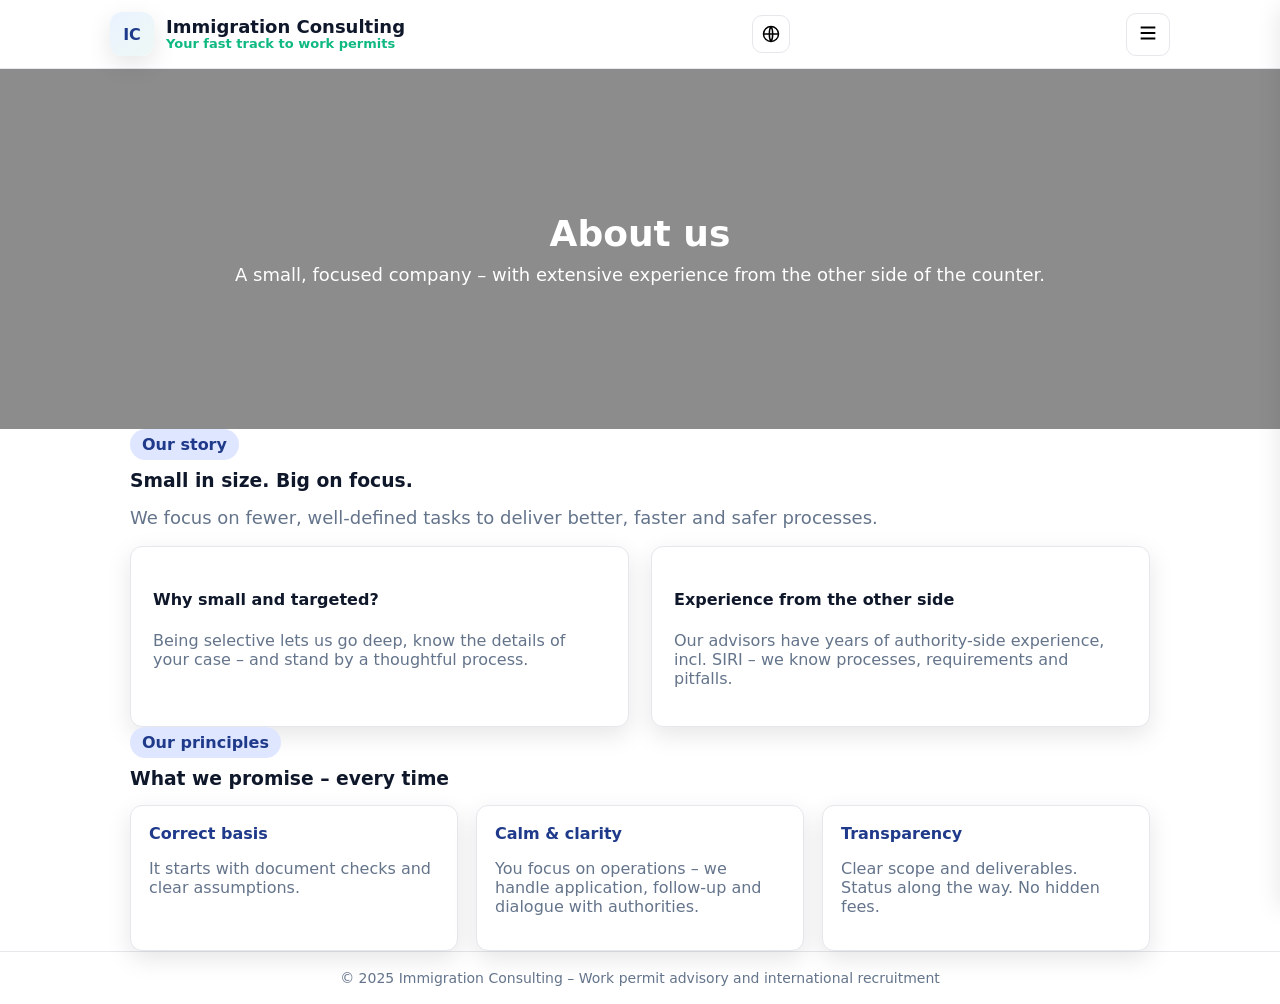
<file: about.html>
<!DOCTYPE html>
<html lang="en">
<head>
<meta charset="UTF-8" />
<meta name="viewport" content="width=device-width, initial-scale=1" />
<title>About – Immigration Consulting</title>
<meta name="description" content="A small, focused company with specialised advisors and consultants – with years of experience incl. from SIRI.">

<style>
  :root{--ink:#0f172a;--muted:#64748b;--blue:#1f3a8a;--blue-soft:#dfe6ff;--mint:#10b981;--line:#e5e7eb;--soft:#f6f8fb;--shadow:0 8px 24px rgba(2,6,23,.10)}
  *{box-sizing:border-box} body{margin:0;font-family:Inter,system-ui,Segoe UI,Arial,sans-serif;color:var(--ink);background:#fff}
  a{text-decoration:none;color:inherit} .container{max-width:1060px;margin:0 auto;padding:0 20px}
  header{position:sticky;top:0;background:#fff;border-bottom:1px solid var(--line);z-index:60}
  .nav{display:flex;align-items:center;justify-content:space-between;padding:12px 0}
  .brand{display:flex;align-items:center;gap:12px}
  .logo{width:44px;height:44px;border-radius:12px;background:linear-gradient(135deg,#eaf3ff,#eef8f5);display:grid;place-items:center;box-shadow:var(--shadow);font-weight:900;color:var(--blue)}
  .meta h1{font-size:18px;margin:0;line-height:1;font-weight:800}
  .tagline{font-size:13px;font-weight:700;color:var(--mint)}
  .desktop-links{display:none;gap:18px;align-items:center;font-weight:700}
  .desktop-links a{padding:10px 12px;border-radius:10px}
  .desktop-links a:hover{background:var(--soft);color:var(--blue)}

  /* Language globe */
  .lang{position:relative;margin-left:10px}
  .lang-btn{display:inline-grid;place-items:center;width:38px;height:38px;border:1px solid var(--line);background:#fff;border-radius:10px;cursor:pointer}
  .lang-btn:hover{box-shadow:var(--shadow)}
  .lang-menu{position:absolute;right:0;top:46px;background:#fff;border:1px solid var(--line);border-radius:10px;box-shadow:var(--shadow);padding:8px;min-width:150px;display:none;z-index:65}
  .lang.open .lang-menu{display:block}
  .lang-menu a{display:block;padding:8px 10px;border-radius:8px;font-weight:700}
  .lang-menu a:hover{background:var(--soft);color:var(--blue)}

  .menu-burger{display:block;appearance:none;border:1px solid var(--line);background:#fff;border-radius:10px;padding:8px 10px}
  .menu-burger svg{width:22px;height:22px}
  .backdrop{position:fixed;inset:0;background:rgba(0,0,0,.25);opacity:0;pointer-events:none;transition:opacity .25s ease;z-index:55}
  .backdrop.show{opacity:1;pointer-events:auto}
  .mobile-drawer{position:fixed;inset:0 0 0 auto;width:280px;background:#fff;border-left:1px solid var(--line);transform:translateX(100%);transition:transform .25s ease;z-index:60;box-shadow:var(--shadow);padding:16px}
  .mobile-drawer.open{transform:translateX(0)}
  .drawer-head{display:flex;align-items:center;justify-content:space-between;margin-bottom:10px}
  .drawer-links{display:flex;flex-direction:column;gap:12px;font-weight:700}

  .hero{position:relative;min-height:360px;color:#fff;text-align:center;display:flex;align-items:center;justify-content:center;
    background:linear-gradient(rgba(0,0,0,.45),rgba(0,0,0,.45)),url('https://images.unsplash.com/photo-1522071820081-009f0129c71c?auto=format&fit=crop&w=1600&q=80') center/cover no-repeat}
  .hero-inner{max-width:900px;padding:20px}
  .hero h2{font-size:36px;margin:0 0 10px} .hero p{font-size:18px;margin:0}

  section{padding:56px 20px} h3{margin:0 0 16px} .lead{font-size:18px;color:var(--muted);margin-top:8px}
  .grid-2{display:grid;grid-template-columns:repeat(2,1fr);gap:22px}
  .card{background:#fff;border:1px solid var(--line);border-radius:12px;padding:22px;box-shadow:var(--shadow)}
  .pill{display:inline-block;background:var(--blue-soft);color:var(--blue);font-weight:800;border-radius:999px;padding:6px 12px;margin-bottom:10px}
  .muted{color:var(--muted)}
  .values{display:grid;grid-template-columns:repeat(3,1fr);gap:18px}
  .value{background:#fff;border:1px solid var(--line);border-radius:12px;padding:18px;box-shadow:var(--shadow)}
  .value h4{margin:0 0 8px;color:var(--blue)}
  .guidelines{background:var(--soft)}
  .rules{display:grid;grid-template-columns:repeat(2,1fr);gap:18px}
  .rule{background:#fff;border:1px solid var(--line);border-radius:12px;padding:18px;box-shadow:var(--shadow)}
  .rule h4{margin:0 0 8px;color:var(--blue)}
  .rule ul{margin:8px 0 0 18px;color:var(--muted)}
  .faq{background:#fff}
  details{background:#fff;border:1px solid var(--line);border-radius:12px;box-shadow:var(--shadow);padding:0;margin:10px 0}
  summary{cursor:pointer;padding:16px 18px;font-weight:700;list-style:none;}
  details p{padding:0 18px 16px 18px;color:var(--muted);margin:0}
  summary::-webkit-details-marker{display:none}

  footer{border-top:1px solid var(--line);padding:18px 20px;text-align:center;color:#64748b;font-size:14px}
  @media(max-width:900px){.values,.grid-2,.rules{grid-template-columns:1fr}.hero h2{font-size:28px}}
  html{scroll-behavior:smooth}
</style>
</head>
<body>

<header>
  <div class="nav container">
    <a class="brand" href="/en/index.html" aria-label="Home">
      <div class="logo">IC</div>
      <div class="meta">
        <h1>Immigration Consulting</h1>
        <div class="tagline">Your fast track to work permits</div>
      </div>
    </a>

    <nav class="desktop-links" aria-label="Primary navigation">
      <a href="/en/index.html">Home</a>
      <a href="/en/services.html">Services</a>
      <a href="/en/about.html">About</a>
      <a href="/en/contact.html">Contact</a>
    </nav>

    <!-- Language globe -->
    <div class="lang" id="langSwitch" aria-label="Language">
      <button class="lang-btn" aria-haspopup="true" aria-expanded="false" aria-label="Choose language">
        <svg width="18" height="18" viewBox="0 0 24 24" fill="none" stroke="currentColor">
          <circle cx="12" cy="12" r="10" stroke-width="2"/>
          <path d="M2 12h20M12 2c3 4 3 16 0 20M12 2c-3 4-3 16 0 20" stroke-width="2"/>
        </svg>
      </button>
      <div class="lang-menu" role="menu">
        <a href="/om-os.html" role="menuitem">Dansk</a>
        <a href="/en/about.html" role="menuitem">English</a>
      </div>
    </div>

    <button class="menu-burger" id="menuBurger" aria-label="Open menu" aria-controls="drawer" aria-expanded="false">
      <svg viewBox="0 0 24 24" fill="none" stroke="currentColor"><path stroke-width="2" d="M4 6h16M4 12h16M4 18h16"/></svg>
    </button>
  </div>
</header>

<div class="backdrop" id="backdrop" onclick="toggleDrawer(false)"></div>
<aside class="mobile-drawer" id="drawer" aria-hidden="true">
  <div class="drawer-head">
    <span>Menu</span>
    <button class="menu-burger" onclick="toggleDrawer(false)" aria-label="Close menu">✕</button>
  </div>
  <nav class="drawer-links">
    <a href="/en/index.html" onclick="toggleDrawer(false)">Home</a>
    <a href="/en/services.html" onclick="toggleDrawer(false)">Services</a>
    <a href="/en/about.html" onclick="toggleDrawer(false)">About</a>
    <a href="/en/contact.html" onclick="toggleDrawer(false)">Contact</a>
  </nav>
</aside>

<main>
  <section class="hero">
    <div class="hero-inner">
      <h2>About us</h2>
      <p>A small, focused company – with extensive experience from the other side of the counter.</p>
    </div>
  </section>

  <section class="container">
    <span class="pill">Our story</span>
    <h3>Small in size. Big on focus.</h3>
    <p class="lead">We focus on fewer, well-defined tasks to deliver better, faster and safer processes.</p>
    <div class="grid-2" style="margin-top:16px">
      <div class="card">
        <h4>Why small and targeted?</h4>
        <p class="muted">Being selective lets us go deep, know the details of your case – and stand by a thoughtful process.</p>
      </div>
      <div class="card">
        <h4>Experience from the other side</h4>
        <p class="muted">Our advisors have years of authority-side experience, incl. SIRI – we know processes, requirements and pitfalls.</p>
      </div>
    </div>
  </section>

  <section class="container">
    <span class="pill">Our principles</span>
    <h3>What we promise – every time</h3>
    <div class="values">
      <div class="value"><h4>Correct basis</h4><p class="muted">It starts with document checks and clear assumptions.</p></div>
      <div class="value"><h4>Calm & clarity</h4><p class="muted">You focus on operations – we handle application, follow-up and dialogue with authorities.</p></div>
      <div class="value"><h4>Transparency</h4><p class="muted">Clear scope and deliverables. Status along the way. No hidden fees.</p></div>
    </div>
  </section>

  <!-- (You can copy the Guidelines + FAQ sections as needed) -->
</main>

<footer>© 2025 Immigration Consulting – Work permit advisory and international recruitment</footer>

<script>
  // Language globe
  const langSwitch=document.getElementById('langSwitch');
  if(langSwitch){
    const btn=langSwitch.querySelector('.lang-btn');
    const open=(o)=>{ langSwitch.classList.toggle('open',o); btn.setAttribute('aria-expanded', o?'true':'false'); };
    btn.addEventListener('click',()=>open(!langSwitch.classList.contains('open')));
    document.addEventListener('click',e=>{ if(!langSwitch.contains(e.target)) open(false); });
  }
  // Drawer
  const drawer=document.getElementById('drawer'),backdrop=document.getElementById('backdrop'),menuBurger=document.getElementById('menuBurger');
  function toggleDrawer(state){ const open=typeof state==='boolean'?state:!drawer.classList.contains('open'); drawer.classList.toggle('open',open); backdrop.classList.toggle('show',open); if(menuBurger){menuBurger.setAttribute('aria-expanded',open?'true':'false')} drawer.setAttribute('aria-hidden',open?'false':'true') }
  if(menuBurger){menuBurger.addEventListener('click',()=>toggleDrawer());}
</script>
</body>
</html>
</file>
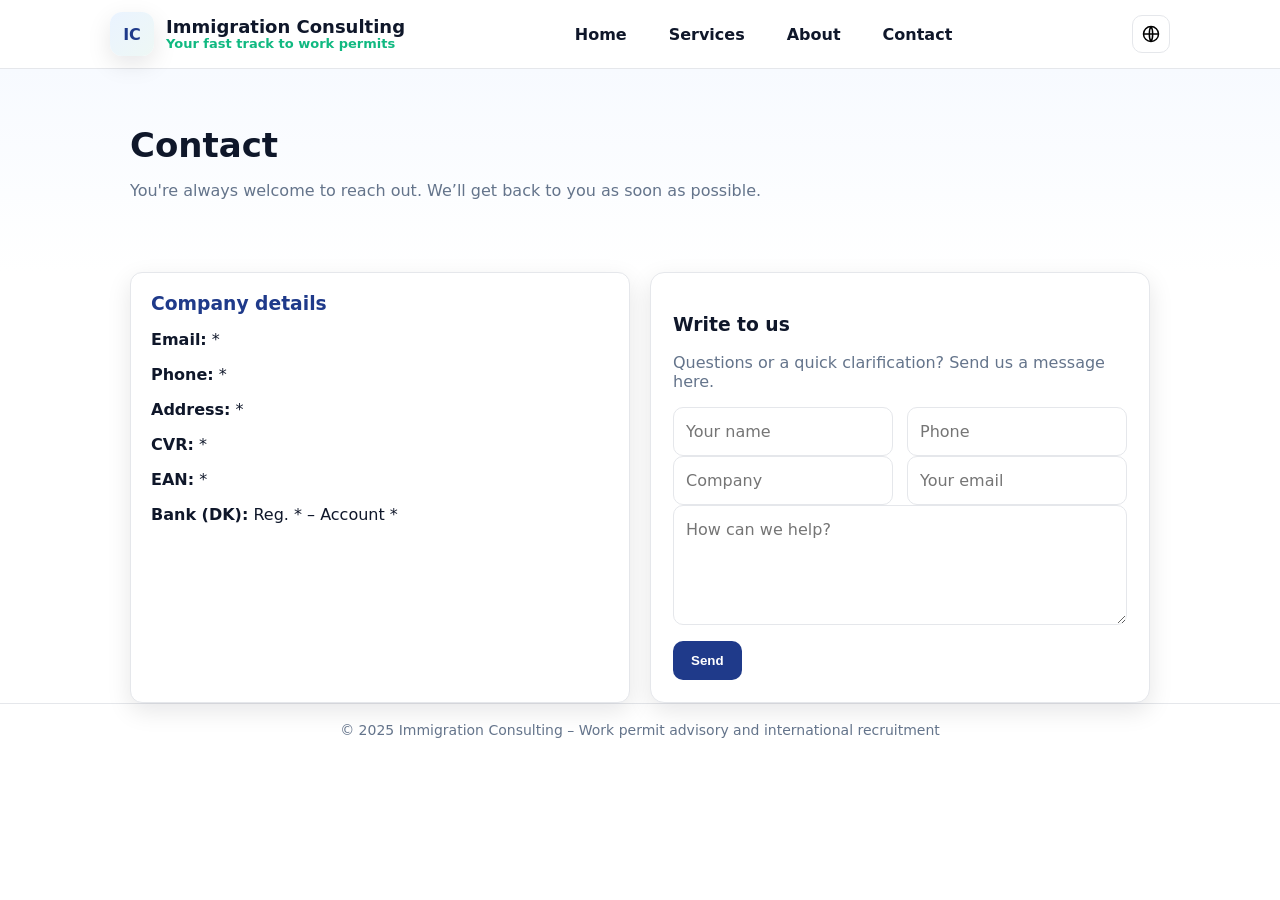
<file: contact.html>
<!DOCTYPE html>
<html lang="en">
<head>
<meta charset="UTF-8" />
<meta name="viewport" content="width=device-width, initial-scale=1" />
<title>Contact – Immigration Consulting</title>
<meta name="description" content="Get in touch for work permit advisory.">

<style>
  :root{--ink:#0f172a;--muted:#64748b;--blue:#1f3a8a;--blue-soft:#dfe6ff;--mint:#10b981;--line:#e5e7eb;--soft:#f6f8fb;--shadow:0 8px 24px rgba(2,6,23,.10)}
  *{box-sizing:border-box} body{margin:0;font-family:Inter,system-ui,Segoe UI,Arial,sans-serif;color:var(--ink);background:#fff}
  a{text-decoration:none;color:inherit} .container{max-width:1060px;margin:0 auto;padding:0 20px}
  header{position:sticky;top:0;background:#fff;border-bottom:1px solid var(--line);z-index:60}
  .nav{display:flex;align-items:center;justify-content:space-between;padding:12px 0}
  .brand{display:flex;align-items:center;gap:12px}
  .logo{width:44px;height:44px;border-radius:12px;background:linear-gradient(135deg,#eaf3ff,#eef8f5);display:grid;place-items:center;box-shadow:var(--shadow);font-weight:900;color:var(--blue)}
  .meta h1{font-size:18px;margin:0;line-height:1;font-weight:800}
  .tagline{font-size:13px;font-weight:700;color:var(--mint)}
  .desktop-links{display:none;gap:18px;align-items:center;font-weight:700}
  .desktop-links a{padding:10px 12px;border-radius:10px}
  .desktop-links a:hover{background:var(--soft);color:var(--blue)}

  /* Language globe */
  .lang{position:relative;margin-left:10px}
  .lang-btn{display:inline-grid;place-items:center;width:38px;height:38px;border:1px solid var(--line);background:#fff;border-radius:10px;cursor:pointer}
  .lang-btn:hover{box-shadow:var(--shadow)}
  .lang-menu{position:absolute;right:0;top:46px;background:#fff;border:1px solid var(--line);border-radius:10px;box-shadow:var(--shadow);padding:8px;min-width:150px;display:none;z-index:65}
  .lang.open .lang-menu{display:block}
  .lang-menu a{display:block;padding:8px 10px;border-radius:8px;font-weight:700}
  .lang-menu a:hover{background:var(--soft);color:var(--blue)}

  .menu-burger{display:block;appearance:none;border:1px solid var(--line);background:#fff;border-radius:10px;padding:8px 10px}
  .menu-burger svg{width:22px;height:22px}
  .backdrop{position:fixed;inset:0;background:rgba(0,0,0,.25);opacity:0;pointer-events:none;transition:opacity .25s ease;z-index:55}
  .backdrop.show{opacity:1;pointer-events:auto}
  .mobile-drawer{position:fixed;inset:0 0 0 auto;width:280px;background:#fff;border-left:1px solid var(--line);transform:translateX(100%);transition:transform .25s ease;z-index:60;box-shadow:var(--shadow);padding:16px}
  .mobile-drawer.open{transform:translateX(0)}
  .drawer-head{display:flex;align-items:center;justify-content:space-between;margin-bottom:10px}
  .drawer-links{display:flex;flex-direction:column;gap:12px;font-weight:700}

  .page-hero{padding:56px 20px;background:linear-gradient(180deg,#f7faff,#ffffff)}
  .page-hero h2{margin:0 0 8px;font-size:34px;color:var(--ink)} .muted{color:var(--muted)}
  section{padding:36px 20px}
  .grid{display:grid;grid-template-columns:repeat(2,1fr);gap:20px}
  .card{background:#fff;border:1px solid var(--line);border-radius:12px;padding:20px;box-shadow:var(--shadow)}
  .card h3{margin:0 0 8px;color:var(--blue);font-weight:700}

  .form-wrap{background:#fff;border:1px solid var(--line);border-radius:14px;padding:22px;box-shadow:var(--shadow)}
  .row{display:grid;grid-template-columns:1fr 1fr;gap:14px}
  input,textarea{width:100%;padding:14px 12px;border:1px solid var(--line);border-radius:10px;font:inherit}
  textarea{min-height:120px;resize:vertical}
  .submit{display:inline-block;padding:12px 18px;border-radius:10px;background:var(--blue);color:#fff;font-weight:800;border:none;cursor:pointer}

  footer{border-top:1px solid var(--line);padding:18px 20px;text-align:center;color:#64748b;font-size:14px}
  @media(max-width:900px){.grid{grid-template-columns:1fr}.row{grid-template-columns:1fr}}
  @media(min-width:900px){.menu-burger{display:none}.desktop-links{display:flex}.mobile-drawer,.backdrop{display:none !important}}
  html{scroll-behavior:smooth}
</style>
</head>
<body>

<header>
  <div class="nav container">
    <a class="brand" href="/en/index.html" aria-label="Home">
      <div class="logo">IC</div>
      <div class="meta">
        <h1>Immigration Consulting</h1>
        <div class="tagline">Your fast track to work permits</div>
      </div>
    </a>

    <nav class="desktop-links" aria-label="Primary navigation">
      <a href="/en/index.html">Home</a>
      <a href="/en/services.html">Services</a>
      <a href="/en/about.html">About</a>
      <a href="/en/contact.html">Contact</a>
    </nav>

    <!-- Language globe -->
    <div class="lang" id="langSwitch" aria-label="Language">
      <button class="lang-btn" aria-haspopup="true" aria-expanded="false" aria-label="Choose language">
        <svg width="18" height="18" viewBox="0 0 24 24" fill="none" stroke="currentColor">
          <circle cx="12" cy="12" r="10" stroke-width="2"/>
          <path d="M2 12h20M12 2c3 4 3 16 0 20M12 2c-3 4-3 16 0 20" stroke-width="2"/>
        </svg>
      </button>
      <div class="lang-menu" role="menu">
        <a href="/kontakt.html" role="menuitem">Dansk</a>
        <a href="/en/contact.html" role="menuitem">English</a>
      </div>
    </div>

    <button class="menu-burger" id="menuBurger" aria-label="Open menu" aria-controls="drawer" aria-expanded="false">
      <svg viewBox="0 0 24 24" fill="none" stroke="currentColor"><path stroke-width="2" d="M4 6h16M4 12h16M4 18h16"/></svg>
    </button>
  </div>
</header>

<main>
  <section class="page-hero">
    <div class="container">
      <h2>Contact</h2>
      <p class="muted">You're always welcome to reach out. We’ll get back to you as soon as possible.</p>
    </div>
  </section>

  <section class="container">
    <div class="grid">
      <div class="card">
        <h3>Company details</h3>
        <p><strong>Email:</strong> <a href="mailto:*"> *</a></p>
        <p><strong>Phone:</strong> *</p>
        <p><strong>Address:</strong> *</p>
        <p><strong>CVR:</strong> *</p>
        <p><strong>EAN:</strong> *</p>
        <p><strong>Bank (DK):</strong> Reg. * – Account *</p>
      </div>

      <div class="form-wrap" id="start">
        <h3>Write to us</h3>
        <p class="muted">Questions or a quick clarification? Send us a message here.</p>

        <!-- Netlify form -->
        <form name="contact-page-en" method="POST" data-netlify="true" netlify-honeypot="bot-field">
          <input type="hidden" name="form-name" value="contact-page-en" />
          <p style="display:none"><label>Do not fill this out: <input name="bot-field" /></label></p>

          <div class="row">
            <input type="text" name="name" placeholder="Your name" required />
            <input type="tel" name="phone" placeholder="Phone" />
          </div>
          <div class="row">
            <input type="text" name="company" placeholder="Company" />
            <input type="email" name="email" placeholder="Your email" required />
          </div>
          <textarea name="message" placeholder="How can we help?"></textarea>

          <div style="margin-top:12px;display:flex;gap:12px;align-items:center;justify-content:flex-start">
            <button class="submit" type="submit">Send</button>
          </div>
        </form>
      </div>
    </div>
  </section>
</main>

<footer>© 2025 Immigration Consulting – Work permit advisory and international recruitment</footer>

<script>
  // Language globe
  const langSwitch=document.getElementById('langSwitch');
  if(langSwitch){
    const btn=langSwitch.querySelector('.lang-btn');
    const open=(o)=>{ langSwitch.classList.toggle('open',o); btn.setAttribute('aria-expanded', o?'true':'false'); };
    btn.addEventListener('click',()=>open(!langSwitch.classList.contains('open')));
    document.addEventListener('click',e=>{ if(!langSwitch.contains(e.target)) open(false); });
  }
  // Drawer
  const drawer=document.getElementById('drawer'),backdrop=document.getElementById('backdrop'),menuBurger=document.getElementById('menuBurger');
  function toggleDrawer(state){ const open=typeof state==='boolean'?state:!drawer.classList.contains('open'); drawer.classList.toggle('open',open); backdrop.classList.toggle('show',open); if(menuBurger){menuBurger.setAttribute('aria-expanded',open?'true':'false')} drawer.setAttribute('aria-hidden',open?'false':'true') }
  if(menuBurger){menuBurger.addEventListener('click',()=>toggleDrawer());}
</script>
</body>
</html>
</file>
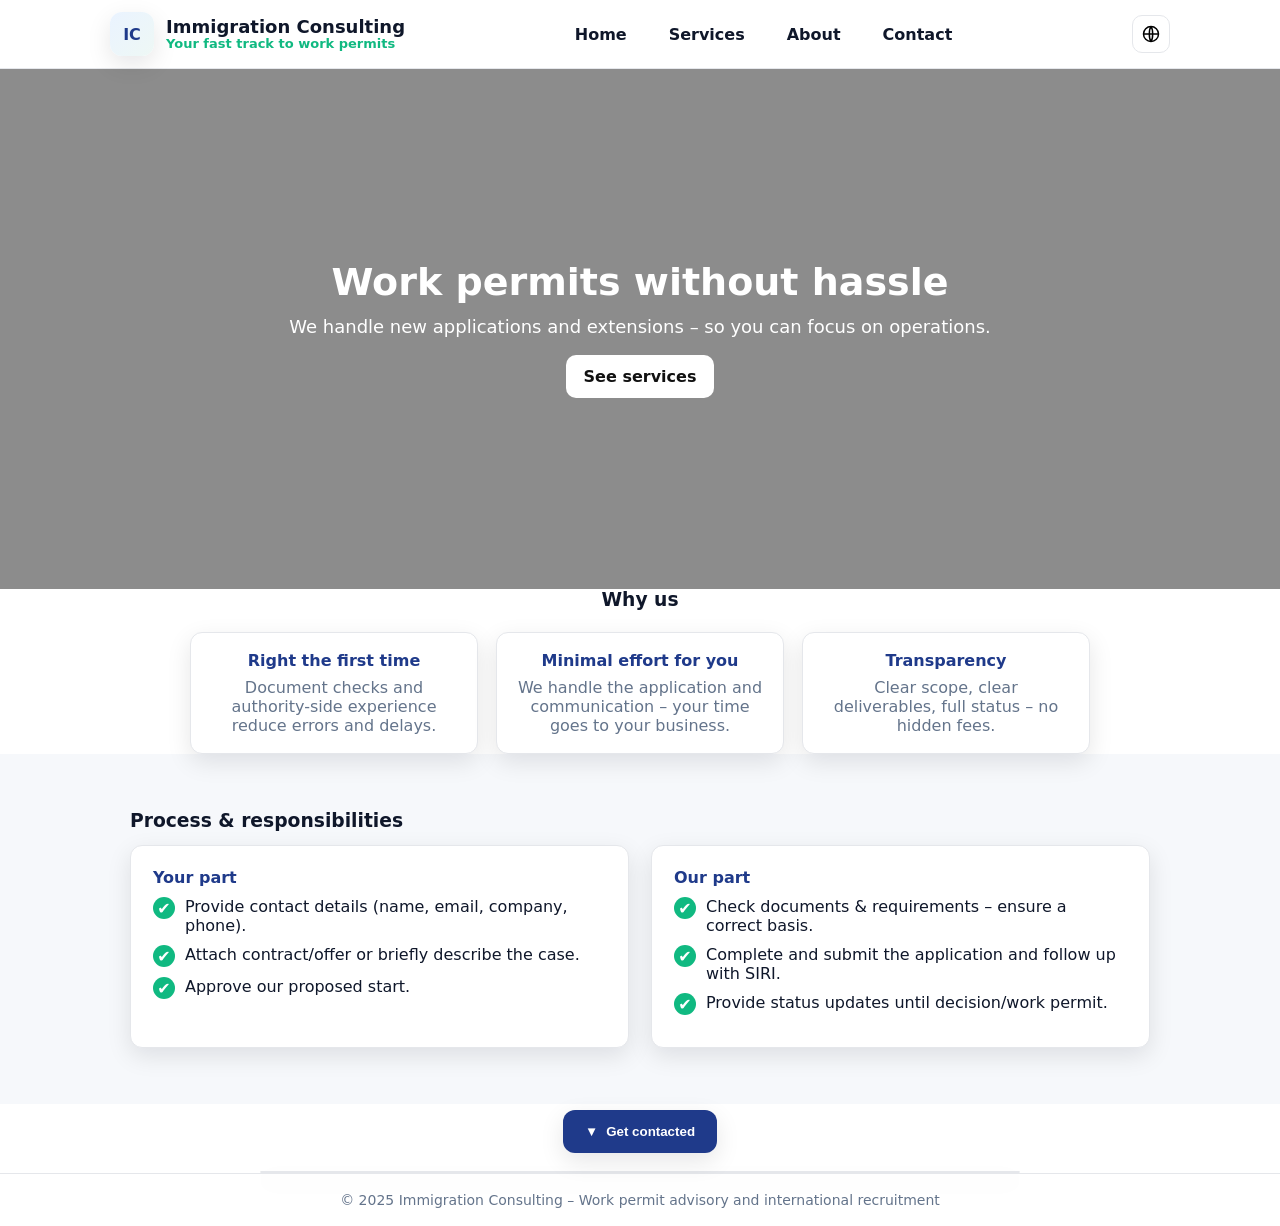
<file: en.index.html>
<!DOCTYPE html>
<html lang="en">
<head>
<meta charset="UTF-8" />
<meta name="viewport" content="width=device-width, initial-scale=1" />
<title>Immigration Consulting – Your fast track to work permits</title>
<meta name="description" content="Work permits without hassle. We handle new applications and extensions – from document checks to dialogue with SIRI.">

<style>
  :root{--ink:#0f172a;--muted:#64748b;--blue:#1f3a8a;--blue-soft:#dfe6ff;--mint:#10b981;--line:#e5e7eb;--soft:#f6f8fb;--shadow:0 8px 24px rgba(2,6,23,.10)}
  *{box-sizing:border-box} body{margin:0;font-family:Inter,system-ui,Segoe UI,Arial,sans-serif;color:var(--ink);background:#fff}
  a{text-decoration:none;color:inherit} .container{max-width:1060px;margin:0 auto;padding:0 20px}
  header{position:sticky;top:0;background:#fff;border-bottom:1px solid var(--line);z-index:60}
  .nav{display:flex;align-items:center;justify-content:space-between;padding:12px 0}
  .brand{display:flex;align-items:center;gap:12px}
  .logo{width:44px;height:44px;border-radius:12px;background:linear-gradient(135deg,#eaf3ff,#eef8f5);display:grid;place-items:center;box-shadow:var(--shadow);font-weight:900;color:var(--blue)}
  .meta h1{font-size:18px;margin:0;line-height:1;font-weight:800}
  .tagline{font-size:13px;font-weight:700;color:var(--mint)}
  .desktop-links{display:none;gap:18px;align-items:center;font-weight:700}
  .desktop-links a{padding:10px 12px;border-radius:10px}
  .desktop-links a:hover{background:var(--soft);color:var(--blue)}

  /* Language globe */
  .lang{position:relative;margin-left:10px}
  .lang-btn{display:inline-grid;place-items:center;width:38px;height:38px;border:1px solid var(--line);background:#fff;border-radius:10px;cursor:pointer}
  .lang-btn:hover{box-shadow:var(--shadow)}
  .lang-menu{position:absolute;right:0;top:46px;background:#fff;border:1px solid var(--line);border-radius:10px;box-shadow:var(--shadow);padding:8px;min-width:150px;display:none;z-index:65}
  .lang.open .lang-menu{display:block}
  .lang-menu a{display:block;padding:8px 10px;border-radius:8px;font-weight:700}
  .lang-menu a:hover{background:var(--soft);color:var(--blue)}

  .menu-burger{display:block;appearance:none;border:1px solid var(--line);background:#fff;border-radius:10px;padding:8px 10px}
  .menu-burger svg{width:22px;height:22px}
  .backdrop{position:fixed;inset:0;background:rgba(0,0,0,.25);opacity:0;pointer-events:none;transition:opacity .25s ease;z-index:55}
  .backdrop.show{opacity:1;pointer-events:auto}
  .mobile-drawer{position:fixed;inset:0 0 0 auto;width:280px;background:#fff;border-left:1px solid var(--line);transform:translateX(100%);transition:transform .25s ease;z-index:60;box-shadow:var(--shadow);padding:16px}
  .mobile-drawer.open{transform:translateX(0)}
  .drawer-head{display:flex;align-items:center;justify-content:space-between;margin-bottom:10px}
  .drawer-links{display:flex;flex-direction:column;gap:12px;font-weight:700}

  .hero{position:relative;min-height:520px;color:#fff;text-align:center;display:flex;align-items:center;justify-content:center;
    background:linear-gradient(rgba(0,0,0,.45),rgba(0,0,0,.45)),url('https://images.unsplash.com/photo-1521737604893-d14cc237f11d?auto=format&fit=crop&w=1600&q=80') center/cover no-repeat}
  .hero-inner{max-width:920px;padding:20px}
  .slides{position:relative;z-index:2;max-width:820px;margin:0 auto}
  .slide{display:none;animation:fade .8s ease} .slide.active{display:block}
  @keyframes fade{from{opacity:.4}to{opacity:1}}
  .hero h2{font-size:38px;margin:0 0 12px} .hero p{font-size:18px;margin:0 0 18px}
  .cta-white{display:inline-block;padding:12px 18px;border-radius:10px;background:#fff;color:#111;font-weight:800;border:none}

  section{padding:56px 20px} h3{margin:0 0 14px}
  .why{text-align:center}
  .points{display:grid;grid-template-columns:repeat(3,1fr);gap:18px;max-width:900px;margin:22px auto 0}
  .point{background:#fff;border:1px solid var(--line);border-radius:12px;padding:18px;box-shadow:var(--shadow)}
  .point h4{margin:0 0 8px;color:var(--blue)} .point p{color:var(--muted);margin:0}
  .process{background:var(--soft)}
  .grid-2{display:grid;grid-template-columns:repeat(2,1fr);gap:22px}
  .card{background:#fff;border:1px solid var(--line);border-radius:12px;padding:22px;box-shadow:var(--shadow)}
  .card h4{margin:0 0 10px;color:var(--blue)}
  .checklist{list-style:none;padding:0;margin:0}
  .checklist li{display:flex;gap:10px;align-items:flex-start;margin:10px 0}
  .tick{width:22px;height:22px;border-radius:50%;background:var(--mint);display:grid;place-items:center;color:#fff;font-weight:900;flex:0 0 22px}

  .cta-wrap{text-align:center;margin-top:6px}
  .reveal-btn{display:inline-flex;align-items:center;gap:8px;padding:14px 22px;border-radius:12px;font-weight:800;background:var(--blue);color:#fff;border:none;cursor:pointer;box-shadow:var(--shadow)}
  .reveal-btn .arrow{transition:transform .25s ease}
  .reveal{max-width:760px;margin:18px auto 0;border:1px solid var(--line);border-radius:12px;box-shadow:var(--shadow);overflow:hidden;max-height:0;transition:max-height .35s ease}
  .reveal.open{max-height:1000px}
  .form{padding:20px;background:#fff}
  .row{display:grid;grid-template-columns:1fr 1fr;gap:14px}
  .form input,.form textarea{width:100%;padding:14px 12px;border:1px solid var(--line);border-radius:10px;font:inherit}
  .form textarea{min-height:120px;resize:vertical}
  .submit{display:inline-block;padding:12px 18px;border-radius:10px;background:#1f3a8a;color:#fff;font-weight:800;border:none;cursor:pointer}
  .muted{color:var(--muted);margin-top:8px}

  footer{border-top:1px solid var(--line);padding:18px 20px;text-align:center;color:#64748b;font-size:14px}
  @media(max-width:900px){.hero h2{font-size:30px}.points,.grid-2{grid-template-columns:1fr}}
  @media(min-width:900px){.menu-burger{display:none}.desktop-links{display:flex}.mobile-drawer,.backdrop{display:none !important}}
  html{scroll-behavior:smooth}
</style>
</head>
<body>

<header>
  <div class="nav container">
    <a class="brand" href="/en/index.html" aria-label="Home">
      <div class="logo">IC</div>
      <div class="meta">
        <h1>Immigration Consulting</h1>
        <div class="tagline">Your fast track to work permits</div>
      </div>
    </a>

    <nav class="desktop-links" aria-label="Primary navigation">
      <a href="/en/index.html">Home</a>
      <a href="/en/services.html">Services</a>
      <a href="/en/about.html">About</a>
      <a href="/en/contact.html">Contact</a>
    </nav>

    <!-- Language globe -->
    <div class="lang" id="langSwitch" aria-label="Language">
      <button class="lang-btn" aria-haspopup="true" aria-expanded="false" aria-label="Choose language">
        <svg width="18" height="18" viewBox="0 0 24 24" fill="none" stroke="currentColor">
          <circle cx="12" cy="12" r="10" stroke-width="2"/>
          <path d="M2 12h20M12 2c3 4 3 16 0 20M12 2c-3 4-3 16 0 20" stroke-width="2"/>
        </svg>
      </button>
      <div class="lang-menu" role="menu">
        <a href="/" role="menuitem">Dansk</a>
        <a href="/en/index.html" role="menuitem">English</a>
      </div>
    </div>

    <button class="menu-burger" id="menuBurger" aria-label="Open menu" aria-controls="drawer" aria-expanded="false">
      <svg viewBox="0 0 24 24" fill="none" stroke="currentColor"><path stroke-width="2" d="M4 6h16M4 12h16M4 18h16"/></svg>
    </button>
  </div>
</header>

<div class="backdrop" id="backdrop" onclick="toggleDrawer(false)"></div>
<aside class="mobile-drawer" id="drawer" aria-hidden="true" aria-label="Mobile menu">
  <div class="drawer-head">
    <span>Menu</span>
    <button class="menu-burger" onclick="toggleDrawer(false)" aria-label="Close menu">✕</button>
  </div>
  <nav class="drawer-links">
    <a href="/en/index.html" onclick="toggleDrawer(false)">Home</a>
    <a href="/en/services.html" onclick="toggleDrawer(false)">Services</a>
    <a href="/en/about.html" onclick="toggleDrawer(false)">About</a>
    <a href="/en/contact.html" onclick="toggleDrawer(false)">Contact</a>
  </nav>
</aside>

<main>
  <section class="hero">
    <div class="hero-inner">
      <div class="slides" id="slides">
        <div class="slide active">
          <h2>Work permits without hassle</h2>
          <p>We handle new applications and extensions – so you can focus on operations.</p>
        </div>
        <div class="slide">
          <h2>Faster hires</h2>
          <p>Proactive follow-up and fewer errors from job offer to work permit.</p>
        </div>
        <div class="slide">
          <h2>Transparent process</h2>
          <p>Clear deliverables and ongoing status – no surprises.</p>
        </div>
      </div>

      <a class="cta-white" href="/en/services.html">See services</a>
    </div>
  </section>

  <section class="why container" id="why-us">
    <h3>Why us</h3>
    <div class="points">
      <div class="point">
        <h4>Right the first time</h4>
        <p>Document checks and authority-side experience reduce errors and delays.</p>
      </div>
      <div class="point">
        <h4>Minimal effort for you</h4>
        <p>We handle the application and communication – your time goes to your business.</p>
      </div>
      <div class="point">
        <h4>Transparency</h4>
        <p>Clear scope, clear deliverables, full status – no hidden fees.</p>
      </div>
    </div>
  </section>

  <section class="process" id="process">
    <div class="container">
      <h3>Process & responsibilities</h3>
      <div class="grid-2">
        <div class="card">
          <h4>Your part</h4>
          <ul class="checklist">
            <li><span class="tick">✔</span><div>Provide contact details (name, email, company, phone).</div></li>
            <li><span class="tick">✔</span><div>Attach contract/offer or briefly describe the case.</div></li>
            <li><span class="tick">✔</span><div>Approve our proposed start.</div></li>
          </ul>
        </div>
        <div class="card">
          <h4>Our part</h4>
          <ul class="checklist">
            <li><span class="tick">✔</span><div>Check documents & requirements – ensure a correct basis.</div></li>
            <li><span class="tick">✔</span><div>Complete and submit the application and follow up with SIRI.</div></li>
            <li><span class="tick">✔</span><div>Provide status updates until decision/work permit.</div></li>
          </ul>
        </div>
      </div>
    </div>
  </section>

  <section class="container cta-wrap" id="start">
    <button class="reveal-btn" id="revealBtn" onclick="toggleForm()">
      <span class="arrow" id="arrow">▼</span> Get contacted
    </button>
    <div class="reveal" id="reveal">
      <form name="contact-request-en" method="POST" data-netlify="true" netlify-honeypot="bot-field" class="form">
        <input type="hidden" name="form-name" value="contact-request-en" />
        <p style="display:none"><label>Do not fill this out: <input name="bot-field" /></label></p>

        <div class="row">
          <input type="text" name="name" placeholder="Your name" required />
          <input type="email" name="email" placeholder="Your email" required />
        </div>
        <div class="row">
          <input type="text" name="company" placeholder="Company" />
          <input type="tel" name="phone" placeholder="Phone" />
        </div>
        <textarea name="message" placeholder="Short description (role, nationality, new application or extension, desired start date)"></textarea>

        <div style="margin-top:12px;display:flex;gap:12px;align-items:center;justify-content:flex-start">
          <button class="submit" type="submit">Send</button>
          <span class="muted">We typically reply the same business day (08–16).</span>
        </div>
      </form>
    </div>
  </section>
</main>

<footer>
  © 2025 Immigration Consulting – Work permit advisory and international recruitment
</footer>

<script>
  // Language globe
  const langSwitch=document.getElementById('langSwitch');
  if(langSwitch){
    const btn=langSwitch.querySelector('.lang-btn');
    const open=(o)=>{ langSwitch.classList.toggle('open',o); btn.setAttribute('aria-expanded', o?'true':'false'); };
    btn.addEventListener('click',()=>open(!langSwitch.classList.contains('open')));
    document.addEventListener('click',e=>{ if(!langSwitch.contains(e.target)) open(false); });
  }

  // Mobile drawer
  const drawer=document.getElementById('drawer');
  const backdrop=document.getElementById('backdrop');
  const menuBurger=document.getElementById('menuBurger');
  function toggleDrawer(state){
    const open=typeof state==='boolean'?state:!drawer.classList.contains('open');
    drawer.classList.toggle('open',open);
    backdrop.classList.toggle('show',open);
    if(menuBurger){menuBurger.setAttribute('aria-expanded',open?'true':'false');}
    drawer.setAttribute('aria-hidden',open?'false':'true');
  }
  if(menuBurger){menuBurger.addEventListener('click',()=>toggleDrawer());}

  // Slides
  const slides=document.querySelectorAll('.slide'); let i=0;
  setInterval(()=>{ i=(i+1)%slides.length; slides.forEach((s,k)=>s.classList.toggle('active',k===i)); }, 5000);

  // Reveal form
  const panel=document.getElementById('reveal'); const arrow=document.getElementById('arrow');
  function toggleForm(){
    const isOpen=panel.classList.toggle('open');
    arrow.style.transform=isOpen?'rotate(180deg)':'rotate(0deg)';
    panel.style.maxHeight=isOpen?panel.scrollHeight+'px':'0px';
    if(isOpen){ panel.scrollIntoView({behavior:'smooth',block:'start'}); }
  }
  window.addEventListener('resize',()=>{ if(panel.classList.contains('open')) panel.style.maxHeight=panel.scrollHeight+'px'; });
</script>
</body>
</html>
</file>
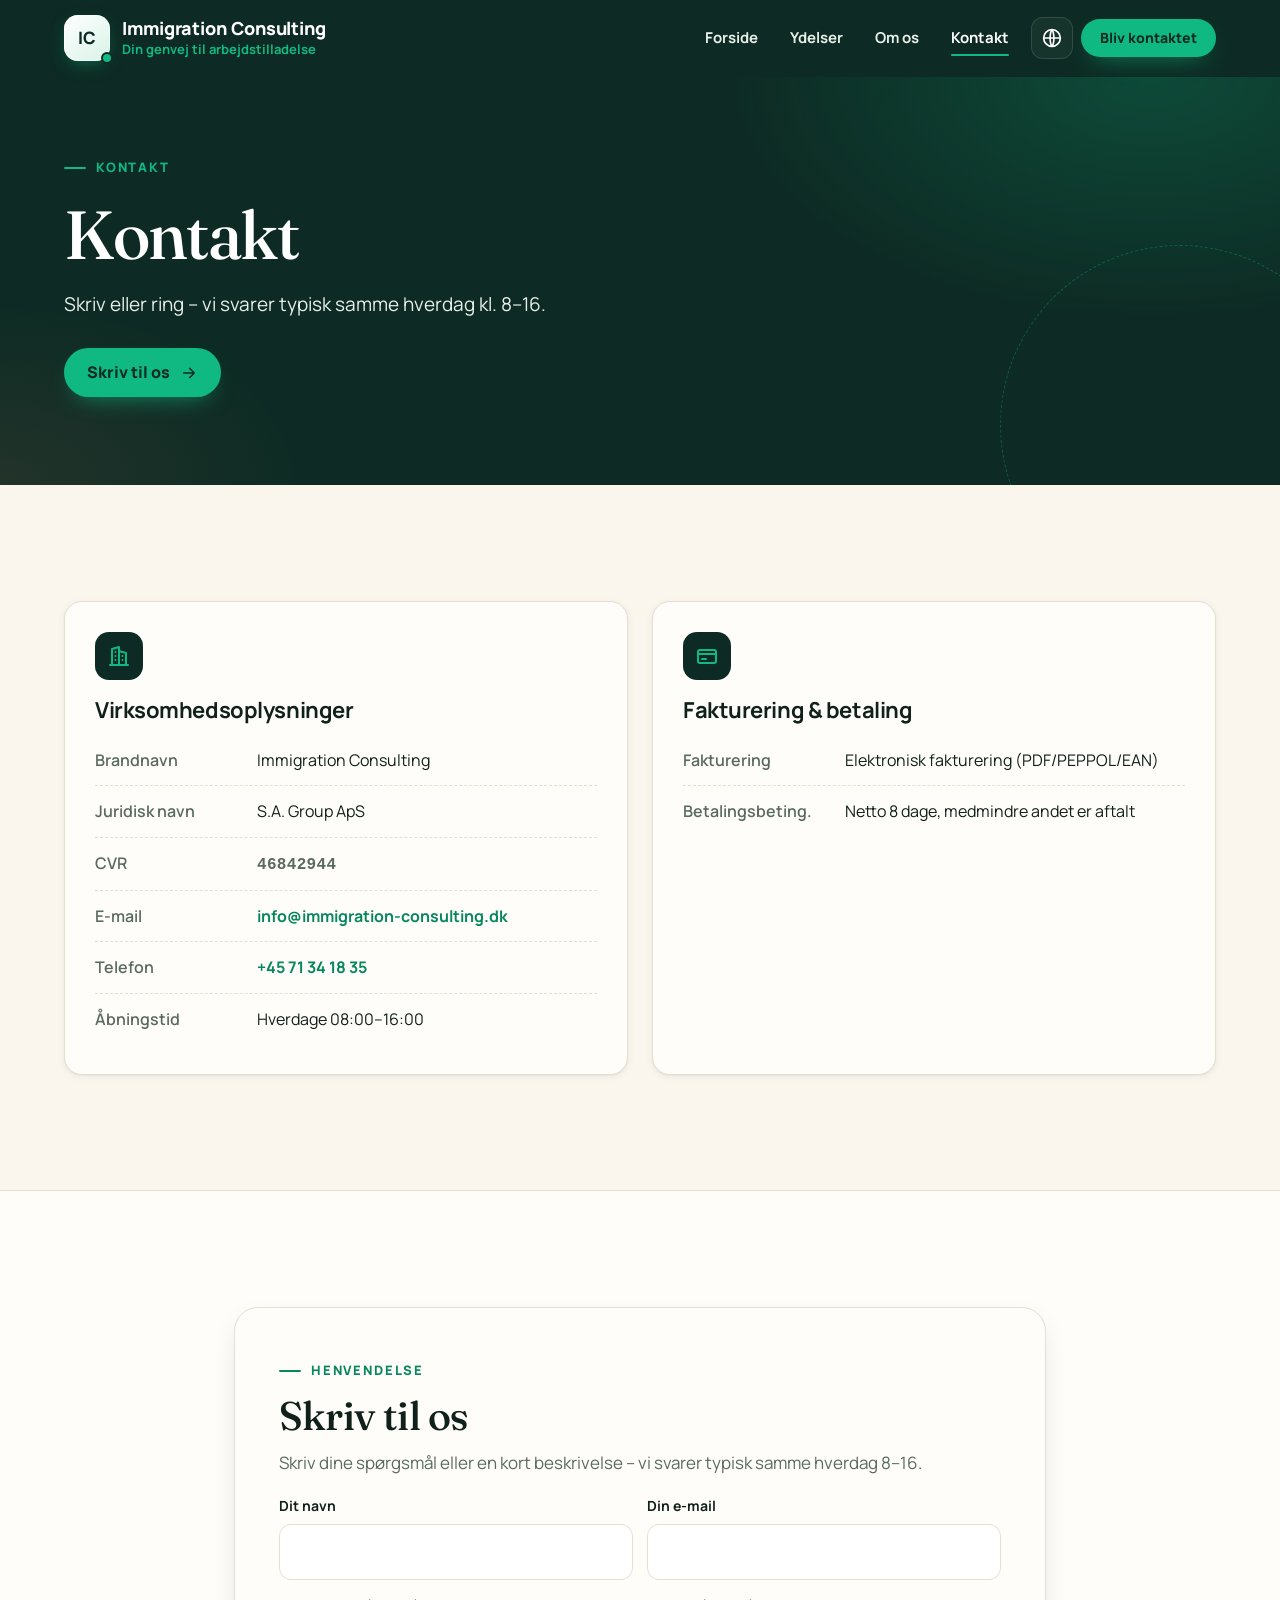
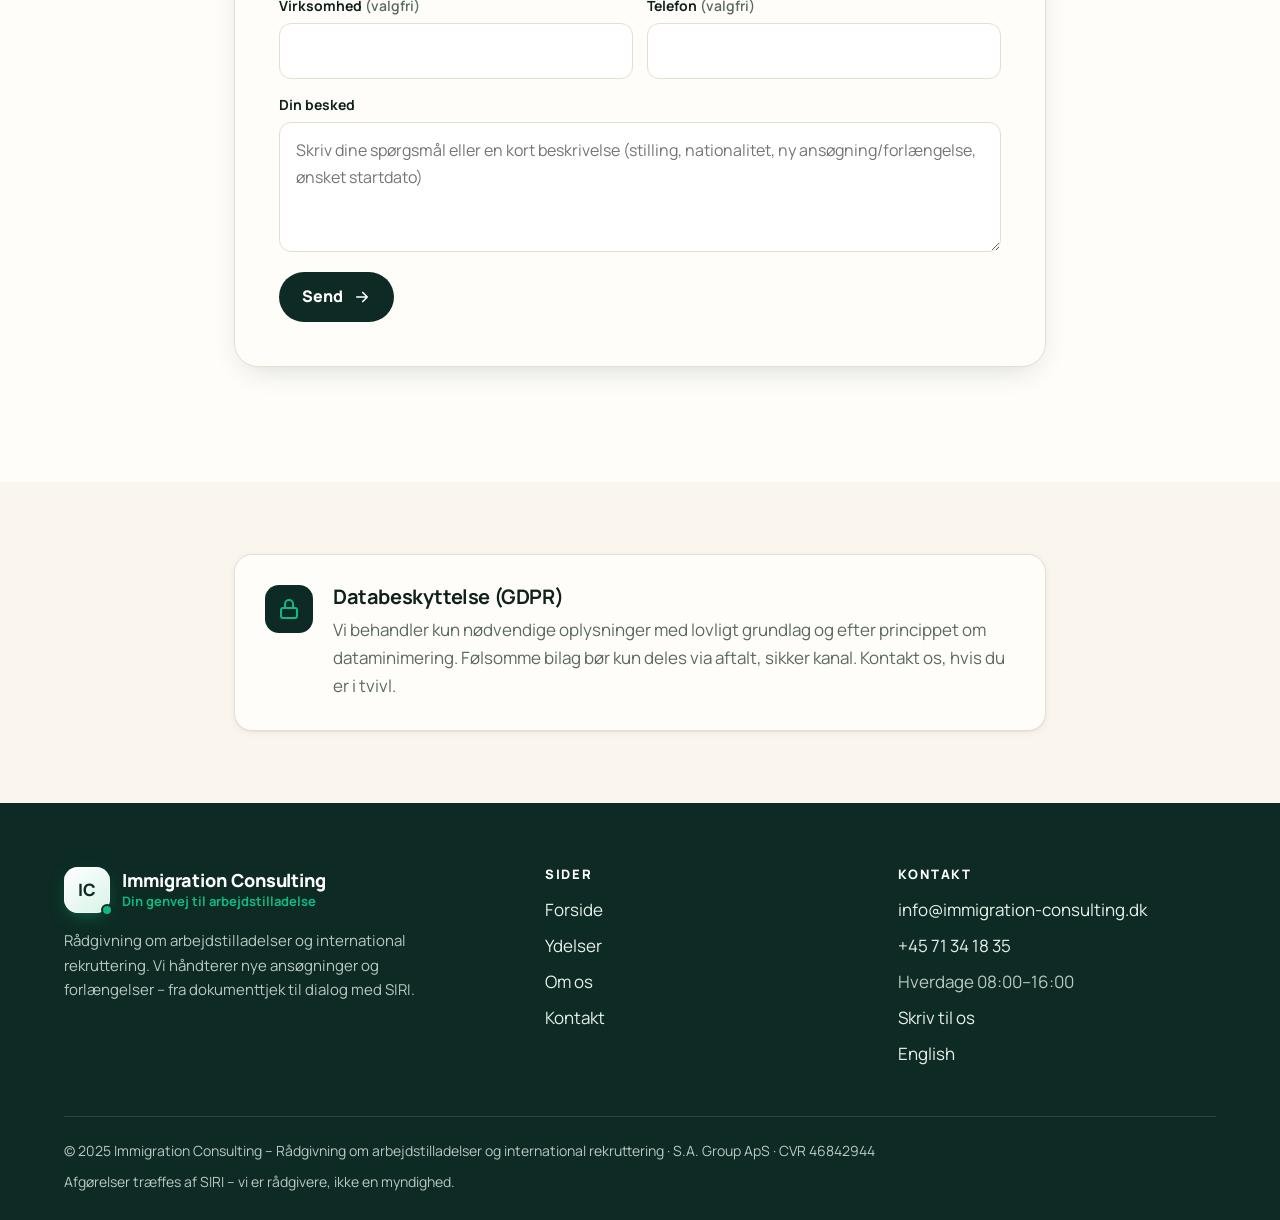
<file: kontakt.html>
<!DOCTYPE html>
<html lang="da">
<head>
<meta charset="UTF-8" />
<meta name="viewport" content="width=device-width, initial-scale=1" />
<meta name="google-site-verification" content="Nn6uQ1e_KspNJguZtL-yAKy2TcGXb15PsgEThNwapkY" />
<title>Kontakt – Immigration Consulting</title>
<meta name="description" content="Kontakt Immigration Consulting. Find e-mail, telefon, CVR og faktureringsoplysninger. Vi svarer typisk samme hverdag 8–16.">

<meta name="theme-color" content="#0d2b24">
<link rel="icon" href="/favicon.svg" type="image/svg+xml">
<link rel="preload" href="/assets/fonts/manrope-latin.woff2" as="font" type="font/woff2" crossorigin>
<link rel="preload" href="/assets/fonts/fraunces-latin.woff2" as="font" type="font/woff2" crossorigin>
<link rel="stylesheet" href="/assets/css/site.css">
</head>
<body>

<a class="skip-link" href="#indhold">Spring til indhold</a>

<header class="site-header">
  <div class="nav container">
    <a class="brand" href="/" aria-label="Immigration Consulting – forside">
      <span class="logo" aria-hidden="true">IC</span>
      <span class="meta">
        <span class="brand-name">Immigration Consulting</span>
        <span class="tagline">Din genvej til arbejdstilladelse</span>
      </span>
    </a>

    <div class="nav-right">
      <nav class="desktop-links" aria-label="Primær navigation">
        <a href="/">Forside</a>
        <a href="/ydelser.html">Ydelser</a>
        <a href="/om-os.html">Om os</a>
        <a href="/kontakt.html" aria-current="page">Kontakt</a>
      </nav>

      <div class="lang" id="langSwitch">
        <button class="lang-btn" type="button" aria-haspopup="true" aria-expanded="false" aria-label="Vælg sprog">
          <svg viewBox="0 0 24 24" fill="none" stroke="currentColor" stroke-width="2" aria-hidden="true"><circle cx="12" cy="12" r="10"/><path d="M2 12h20M12 2c3 4 3 16 0 20M12 2c-3 4-3 16 0 20"/></svg>
        </button>
        <div class="lang-menu" role="menu">
          <a href="/kontakt.html" role="menuitem" hreflang="da" lang="da" aria-current="true">Dansk</a>
          <a href="/en/contact.html" role="menuitem" hreflang="en" lang="en">English</a>
        </div>
      </div>

      <a class="btn btn-primary btn-sm nav-cta" href="#skriv-til-os">Bliv kontaktet</a>

      <button class="menu-burger" id="menuBurger" type="button" aria-label="Åbn menu" aria-controls="drawer" aria-expanded="false">
        <svg viewBox="0 0 24 24" fill="none" stroke="currentColor" stroke-width="2" stroke-linecap="round" aria-hidden="true"><path d="M4 7h16M4 12h16M4 17h10"/></svg>
      </button>
    </div>
  </div>
</header>

<!-- Mobil drawer -->
<div class="backdrop" id="backdrop"></div>
<aside class="mobile-drawer" id="drawer" aria-hidden="true" aria-label="Mobilmenu">
  <div class="drawer-head">
    <span>Menu</span>
    <button class="menu-burger" type="button" data-drawer-close aria-label="Luk menu"><svg viewBox="0 0 24 24" fill="none" stroke="currentColor" stroke-width="2" stroke-linecap="round" aria-hidden="true"><path d="M6 6l12 12M18 6L6 18"/></svg></button>
  </div>
  <nav class="drawer-links">
    <a href="/" data-drawer-close>Forside</a>
    <a href="/ydelser.html" data-drawer-close>Ydelser</a>
    <a href="/om-os.html" data-drawer-close>Om os</a>
    <a href="/kontakt.html" data-drawer-close aria-current="page">Kontakt</a>
    <div class="drawer-lang">
      <strong>Sprog</strong>
      <a href="/kontakt.html" hreflang="da" lang="da" data-drawer-close>Dansk</a>
      <a href="/en/contact.html" hreflang="en" lang="en" data-drawer-close>English</a>
    </div>
  </nav>
  <a class="btn btn-primary drawer-cta" href="#skriv-til-os" data-drawer-close>Bliv kontaktet <svg viewBox="0 0 24 24" fill="none" stroke="currentColor" stroke-width="2.2" stroke-linecap="round" stroke-linejoin="round" aria-hidden="true"><path d="M5 12h14M13 6l6 6-6 6"/></svg></a>
</aside>

<main id="indhold">
  <!-- HERO -->
  <section class="page-hero">
    <div class="container">
      <span class="eyebrow light reveal">Kontakt</span>
      <h1 class="reveal" data-delay="1">Kontakt</h1>
      <p class="reveal" data-delay="2">Skriv eller ring – vi svarer typisk samme hverdag kl. 8–16.</p>
      <div class="hero-actions reveal" data-delay="3"><a class="btn btn-primary" href="#skriv-til-os">Skriv til os <svg viewBox="0 0 24 24" fill="none" stroke="currentColor" stroke-width="2.2" stroke-linecap="round" stroke-linejoin="round" aria-hidden="true"><path d="M5 12h14M13 6l6 6-6 6"/></svg></a></div>
    </div>
  </section>

  <!-- Kontaktinformationer -->
  <section class="section">
    <div class="container">
      <div class="grid-2">
        <article class="card reveal" data-delay="1">
          <div class="card-icon"><svg viewBox="0 0 24 24" fill="none" stroke="currentColor" stroke-width="2" stroke-linecap="round" stroke-linejoin="round" aria-hidden="true"><path d="M3 21h18M5 21V5l7-2v18M19 21V9l-7-2"/><path d="M8.5 8h.01M8.5 12h.01M8.5 16h.01M15.5 12h.01M15.5 16h.01"/></svg></div>
          <h2 style="font-family:var(--sans);font-size:22px;font-weight:700;margin-bottom:12px">Virksomhedsoplysninger</h2>
          <div class="kv"><span>Brandnavn</span><div>Immigration Consulting</div></div>
          <div class="kv"><span>Juridisk navn</span><div>S.A. Group ApS</div></div>
          <div class="kv"><span>CVR</span><div><span class="mono">46842944</span></div></div>
          <div class="kv"><span>E-mail</span><div><a href="mailto:info@immigration-consulting.dk">info@immigration-consulting.dk</a></div></div>
          <div class="kv"><span>Telefon</span><div><a href="tel:+4571341835">+45 71 34 18 35</a></div></div>
          <div class="kv"><span>Åbningstid</span><div>Hverdage 08:00–16:00</div></div>
        </article>
        <article class="card reveal" data-delay="2">
          <div class="card-icon"><svg viewBox="0 0 24 24" fill="none" stroke="currentColor" stroke-width="2" stroke-linecap="round" stroke-linejoin="round" aria-hidden="true"><rect x="3" y="6" width="18" height="13" rx="2"/><path d="M3 10h18M7 15h4"/></svg></div>
          <h2 style="font-family:var(--sans);font-size:22px;font-weight:700;margin-bottom:12px">Fakturering & betaling</h2>
          <div class="kv"><span>Fakturering</span><div>Elektronisk fakturering (PDF/PEPPOL/EAN)</div></div>
          <div class="kv"><span>Betalingsbeting.</span><div>Netto 8 dage, medmindre andet er aftalt</div></div>
        </article>
      </div>
    </div>
  </section>

  <!-- Skriv til os -->
  <section class="section bg-paper divider-top" id="skriv-til-os">
    <div class="container narrow">
      <div class="form-card reveal">
        <span class="eyebrow">Henvendelse</span>
        <h2>Skriv til os</h2>
        <p class="muted">Skriv dine spørgsmål eller en kort beskrivelse – vi svarer typisk samme hverdag 8–16.</p>
        <form name="kontakt-foresporgsel" method="POST" data-netlify="true" data-inline-success="true" netlify-honeypot="bot-field" class="form">
        <input type="hidden" name="form-name" value="kontakt-foresporgsel" />
        <p class="hp"><label>Udfyld ikke dette felt: <input name="bot-field" tabindex="-1" autocomplete="off" /></label></p>

        <div class="row">
          <div class="field">
            <label for="kontakt-navn">Dit navn</label>
            <input id="kontakt-navn" type="text" name="navn" autocomplete="name" required />
          </div>
          <div class="field">
            <label for="kontakt-email">Din e-mail</label>
            <input id="kontakt-email" type="email" name="email" autocomplete="email" required />
          </div>
        </div>
        <div class="row">
          <div class="field">
            <label for="kontakt-firma">Virksomhed <span class="opt">(valgfri)</span></label>
            <input id="kontakt-firma" type="text" name="firma" autocomplete="organization" />
          </div>
          <div class="field">
            <label for="kontakt-telefon">Telefon <span class="opt">(valgfri)</span></label>
            <input id="kontakt-telefon" type="tel" name="telefon" autocomplete="tel" />
          </div>
        </div>
        <div class="field">
          <label for="kontakt-besked">Din besked</label>
          <textarea id="kontakt-besked" name="besked" placeholder="Skriv dine spørgsmål eller en kort beskrivelse (stilling, nationalitet, ny ansøgning/forlængelse, ønsket startdato)"></textarea>
        </div>

        <div class="form-actions">
          <button class="btn btn-dark" type="submit">Send <svg viewBox="0 0 24 24" fill="none" stroke="currentColor" stroke-width="2.2" stroke-linecap="round" stroke-linejoin="round" aria-hidden="true"><path d="M5 12h14M13 6l6 6-6 6"/></svg></button>
          
        </div>

        <div class="form-success" hidden role="status" aria-live="polite">
          <h4>Tak for din besked!</h4>
          <p>Din henvendelse er sendt.</p>
        </div>
      </form>
      </div>
    </div>
  </section>

  <!-- Databeskyttelse -->
  <section class="section-tight">
    <div class="container narrow">
      <div class="card reveal" style="display:flex;gap:20px;align-items:flex-start">
        <div class="card-icon" style="flex:0 0 48px;margin:0"><svg viewBox="0 0 24 24" fill="none" stroke="currentColor" stroke-width="2" stroke-linecap="round" stroke-linejoin="round" aria-hidden="true"><rect x="4" y="11" width="16" height="10" rx="2"/><path d="M8 11V7a4 4 0 018 0v4"/></svg></div>
        <div>
          <h2 style="font-family:var(--sans);font-size:20px;font-weight:700;margin-bottom:8px">Databeskyttelse (GDPR)</h2>
          <p class="muted">Vi behandler kun nødvendige oplysninger med lovligt grundlag og efter princippet om dataminimering. Følsomme bilag bør kun deles via aftalt, sikker kanal. Kontakt os, hvis du er i tvivl.</p>
        </div>
      </div>
    </div>
  </section>

  <!-- Skjult “template form” til Netlify auto-detektion -->
  <form name="kontakt-foresporgsel" data-netlify="true" netlify-honeypot="bot-field" hidden>
    <input type="text" name="navn" />
    <input type="text" name="email" />
    <input type="text" name="firma" />
    <input type="text" name="telefon" />
    <textarea name="besked"></textarea>
  </form>
</main>

<footer class="site-footer">
  <div class="container">
    <div class="footer-grid">
      <div class="footer-brand">
        <a class="brand" href="/" aria-label="Immigration Consulting – forside">
      <span class="logo" aria-hidden="true">IC</span>
      <span class="meta">
        <span class="brand-name">Immigration Consulting</span>
        <span class="tagline">Din genvej til arbejdstilladelse</span>
      </span>
    </a>
        <p>Rådgivning om arbejdstilladelser og international rekruttering. Vi håndterer nye ansøgninger og forlængelser – fra dokumenttjek til dialog med SIRI.</p>
      </div>
      <nav aria-label="Sider">
        <h2>Sider</h2>
        <ul>
          <li><a href="/">Forside</a></li>
          <li><a href="/ydelser.html">Ydelser</a></li>
          <li><a href="/om-os.html">Om os</a></li>
          <li><a href="/kontakt.html">Kontakt</a></li>
        </ul>
      </nav>
      <div>
        <h2>Kontakt</h2>
        <ul>
          <li><a href="mailto:info@immigration-consulting.dk">info@immigration-consulting.dk</a></li>
          <li><a href="tel:+4571341835">+45 71 34 18 35</a></li>
          <li>Hverdage 08:00–16:00</li>
          <li><a href="/kontakt.html#skriv-til-os">Skriv til os</a></li>
          <li><a href="/en/contact.html" hreflang="en">English</a></li>
        </ul>
      </div>
    </div>
    <div class="footer-bottom">
      <span>© 2025 Immigration Consulting – Rådgivning om arbejdstilladelser og international rekruttering · S.A. Group ApS · CVR 46842944</span>
      <span>Afgørelser træffes af SIRI – vi er rådgivere, ikke en myndighed.</span>
    </div>
  </div>
</footer>

<script src="/assets/js/site.js" defer></script>
</body>
</html>
</file>
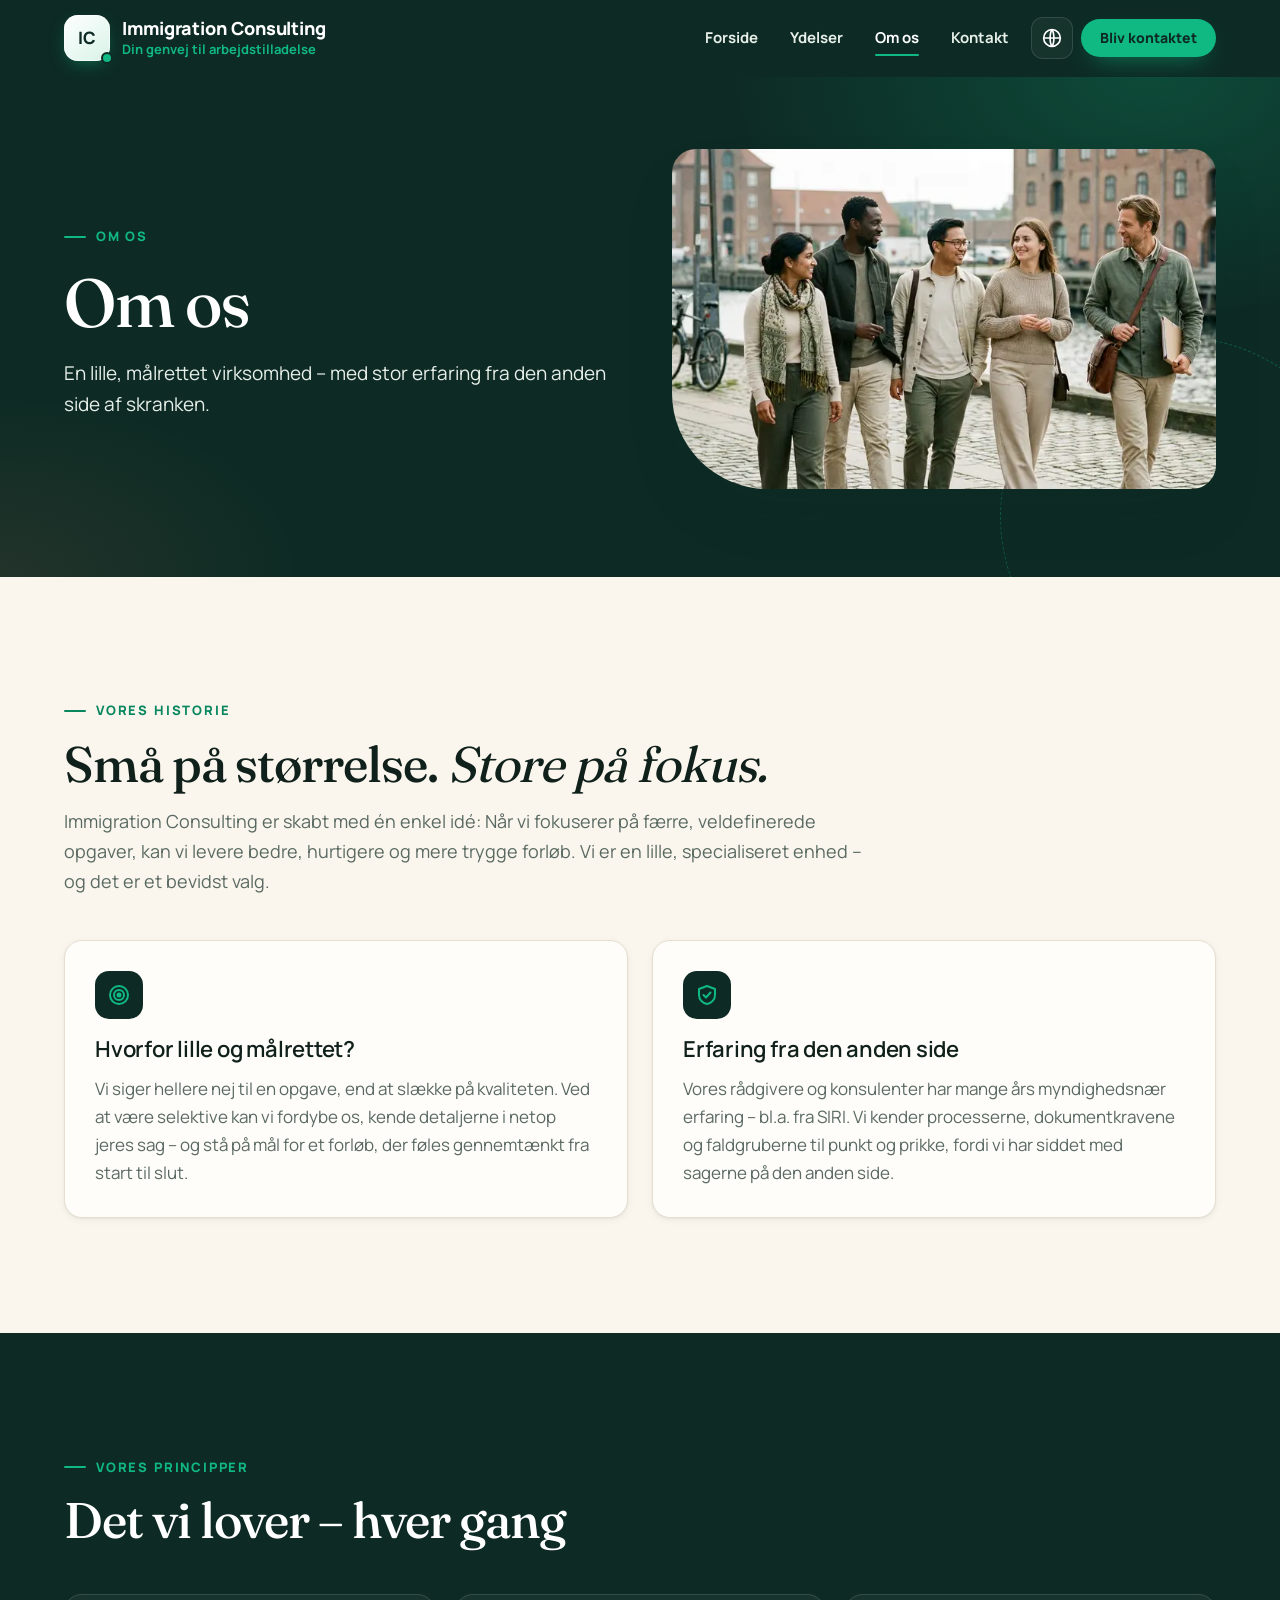
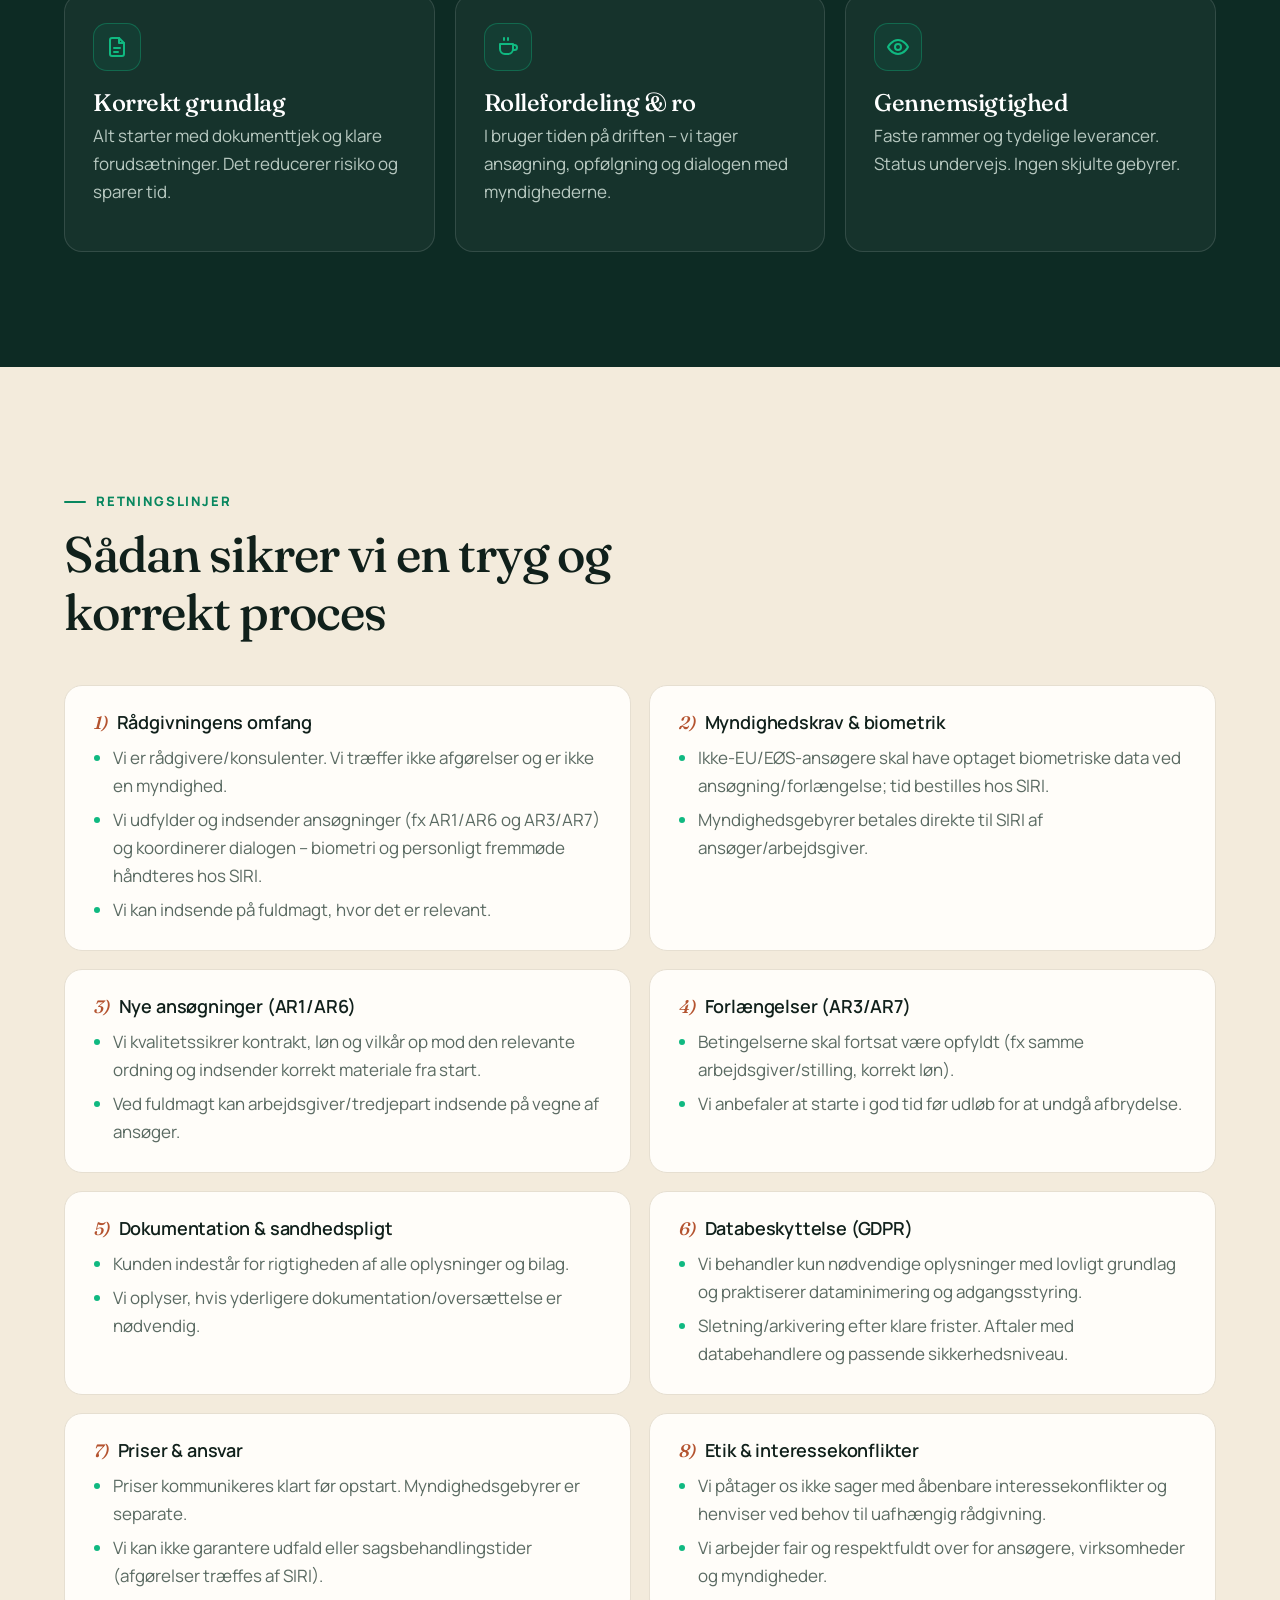
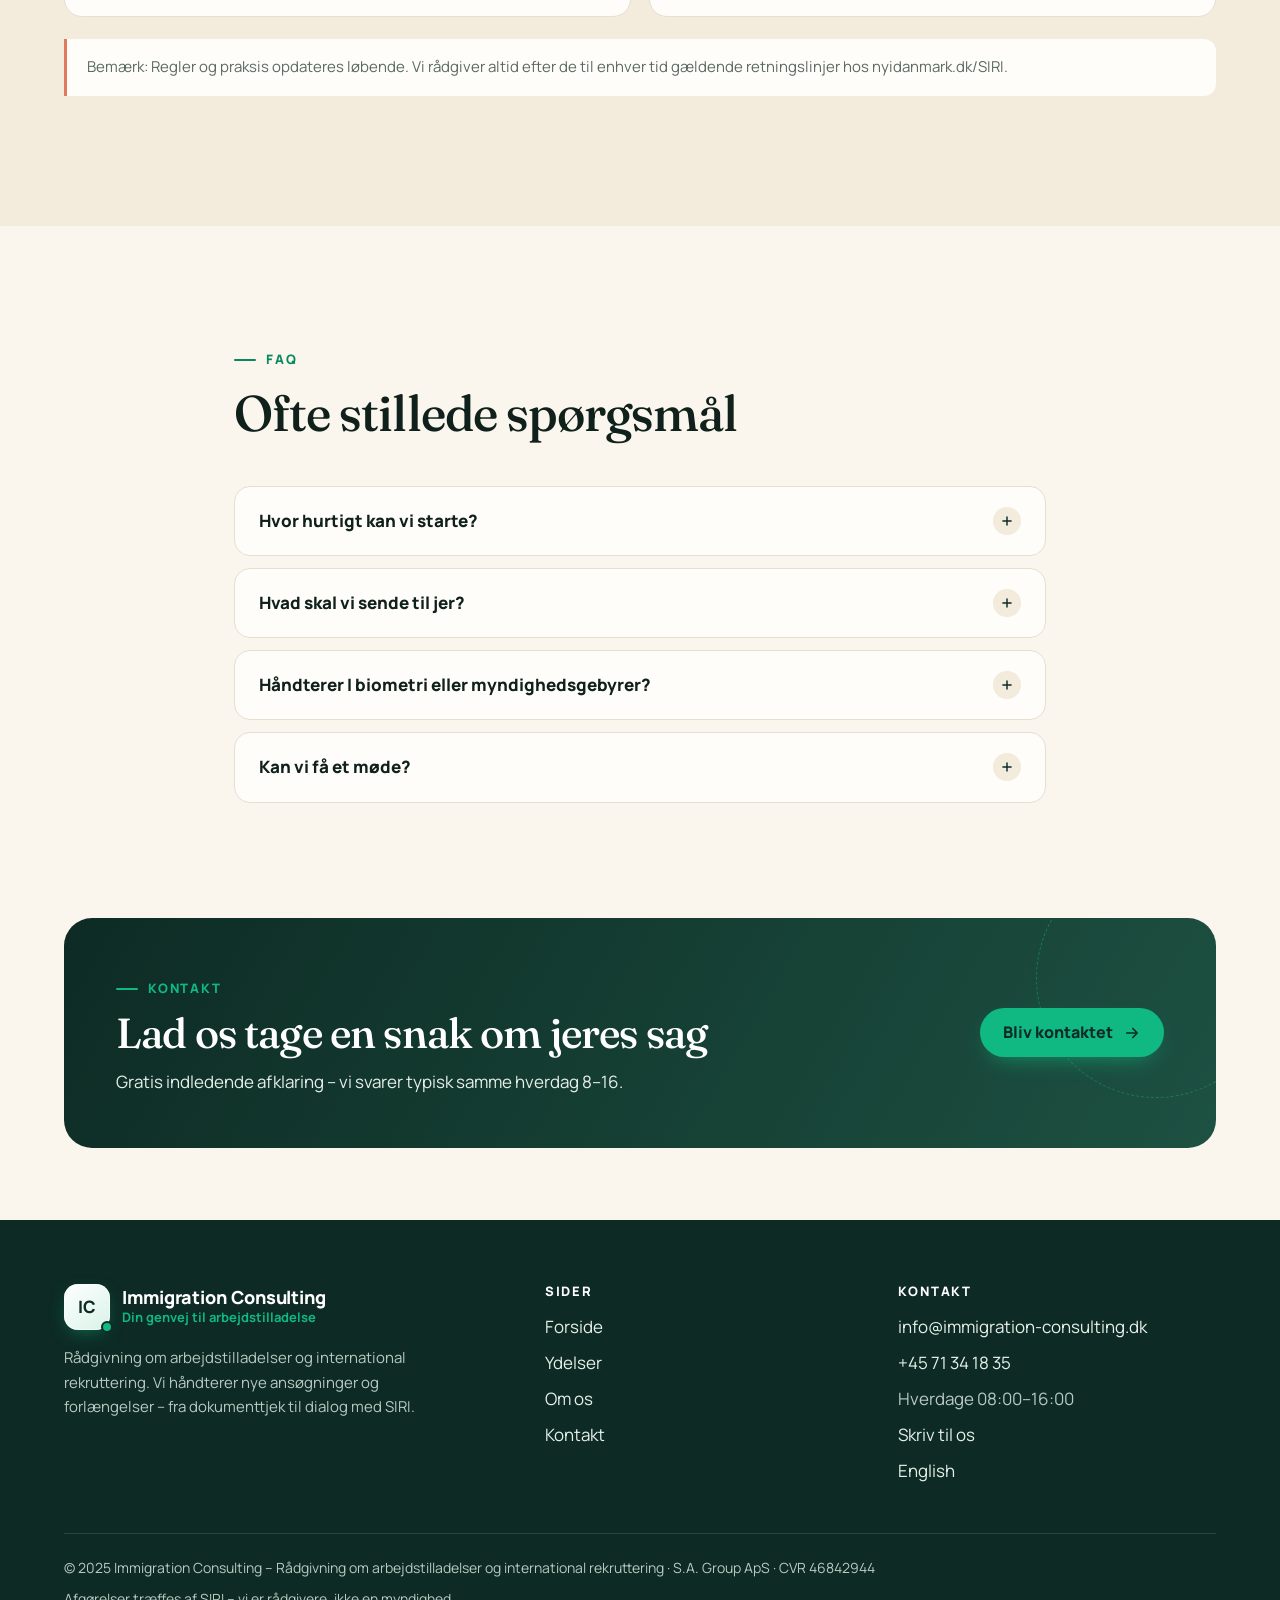
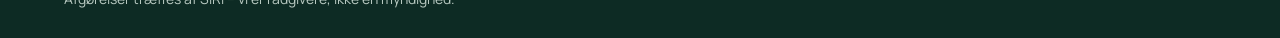
<file: om-os.html>
<!DOCTYPE html>
<html lang="da">
<head>
<meta charset="UTF-8" />
<meta name="viewport" content="width=device-width, initial-scale=1" />
<meta name="google-site-verification" content="Nn6uQ1e_KspNJguZtL-yAKy2TcGXb15PsgEThNwapkY" />
<title>Om os – Immigration Consulting</title>

<!-- SEO: unik beskrivelse for Om os -->
<meta name="description" content="Målrettet rådgivning om arbejdstilladelser. Lille, specialiseret virksomhed med myndighedsnær erfaring – bl.a. fra SIRI. Tryg proces og klare leverancer.">

<!-- Open Graph til deling på sociale medier -->
<meta property="og:title" content="Om os – Immigration Consulting" />
<meta property="og:description" content="Lille, specialiseret virksomhed med erfaring fra SIRI. Vi leverer korrekt opsatte sager og en tryg, gennemsigtig proces." />
<meta property="og:type" content="website" />
<meta property="og:url" content="https://immigration-consulting.dk/om-os.html" />
<meta property="og:image" content="https://immigration-consulting.dk/og-image.jpg" />

<!-- Midlertidigt favicon (skiftes ud når logo er klar) -->
<link rel="icon" href="data:image/svg+xml,<svg xmlns=%22http://www.w3.org/2000/svg%22 viewBox=%220 0 100 100%22><rect width=%22100%22 height=%22100%22 rx=%2216%22 ry=%2216%22 fill=%22%231f3a8a%22/><text x=%2250%22 y=%2270%22 font-size=%2250%22 text-anchor=%22middle%22 fill=%22white%22 font-family=%22Arial,sans-serif%22>IC</text></svg>">

<meta name="theme-color" content="#0d2b24">
<link rel="icon" href="/favicon.svg" type="image/svg+xml">
<link rel="preload" href="/assets/fonts/manrope-latin.woff2" as="font" type="font/woff2" crossorigin>
<link rel="preload" href="/assets/fonts/fraunces-latin.woff2" as="font" type="font/woff2" crossorigin>
<link rel="stylesheet" href="/assets/css/site.css">
</head>
<body>

<a class="skip-link" href="#indhold">Spring til indhold</a>

<header class="site-header">
  <div class="nav container">
    <a class="brand" href="/" aria-label="Immigration Consulting – forside">
      <span class="logo" aria-hidden="true">IC</span>
      <span class="meta">
        <span class="brand-name">Immigration Consulting</span>
        <span class="tagline">Din genvej til arbejdstilladelse</span>
      </span>
    </a>

    <div class="nav-right">
      <nav class="desktop-links" aria-label="Primær navigation">
        <a href="/">Forside</a>
        <a href="/ydelser.html">Ydelser</a>
        <a href="/om-os.html" aria-current="page">Om os</a>
        <a href="/kontakt.html">Kontakt</a>
      </nav>

      <div class="lang" id="langSwitch">
        <button class="lang-btn" type="button" aria-haspopup="true" aria-expanded="false" aria-label="Vælg sprog">
          <svg viewBox="0 0 24 24" fill="none" stroke="currentColor" stroke-width="2" aria-hidden="true"><circle cx="12" cy="12" r="10"/><path d="M2 12h20M12 2c3 4 3 16 0 20M12 2c-3 4-3 16 0 20"/></svg>
        </button>
        <div class="lang-menu" role="menu">
          <a href="/om-os.html" role="menuitem" hreflang="da" lang="da" aria-current="true">Dansk</a>
          <a href="/en/about.html" role="menuitem" hreflang="en" lang="en">English</a>
        </div>
      </div>

      <a class="btn btn-primary btn-sm nav-cta" href="/kontakt.html#skriv-til-os">Bliv kontaktet</a>

      <button class="menu-burger" id="menuBurger" type="button" aria-label="Åbn menu" aria-controls="drawer" aria-expanded="false">
        <svg viewBox="0 0 24 24" fill="none" stroke="currentColor" stroke-width="2" stroke-linecap="round" aria-hidden="true"><path d="M4 7h16M4 12h16M4 17h10"/></svg>
      </button>
    </div>
  </div>
</header>

<!-- Mobil drawer -->
<div class="backdrop" id="backdrop"></div>
<aside class="mobile-drawer" id="drawer" aria-hidden="true" aria-label="Mobilmenu">
  <div class="drawer-head">
    <span>Menu</span>
    <button class="menu-burger" type="button" data-drawer-close aria-label="Luk menu"><svg viewBox="0 0 24 24" fill="none" stroke="currentColor" stroke-width="2" stroke-linecap="round" aria-hidden="true"><path d="M6 6l12 12M18 6L6 18"/></svg></button>
  </div>
  <nav class="drawer-links">
    <a href="/" data-drawer-close>Forside</a>
    <a href="/ydelser.html" data-drawer-close>Ydelser</a>
    <a href="/om-os.html" data-drawer-close aria-current="page">Om os</a>
    <a href="/kontakt.html" data-drawer-close>Kontakt</a>
    <div class="drawer-lang">
      <strong>Sprog</strong>
      <a href="/om-os.html" hreflang="da" lang="da" data-drawer-close>Dansk</a>
      <a href="/en/about.html" hreflang="en" lang="en" data-drawer-close>English</a>
    </div>
  </nav>
  <a class="btn btn-primary drawer-cta" href="/kontakt.html#skriv-til-os" data-drawer-close>Bliv kontaktet <svg viewBox="0 0 24 24" fill="none" stroke="currentColor" stroke-width="2.2" stroke-linecap="round" stroke-linejoin="round" aria-hidden="true"><path d="M5 12h14M13 6l6 6-6 6"/></svg></a>
</aside>

<main id="indhold">
  <!-- Hero -->
  <section class="page-hero">
    <div class="container page-hero-split">
      <div>
        <span class="eyebrow light reveal">Om os</span>
        <h1 class="reveal" data-delay="1">Om os</h1>
        <p class="reveal" data-delay="2">En lille, målrettet virksomhed – med stor erfaring fra den anden side af skranken.</p>
      </div>
      <div class="page-hero-img">
        <img src="/assets/img/team-havnefront-1376.webp" srcset="/assets/img/team-havnefront-800.webp 800w, /assets/img/team-havnefront-1376.webp 1376w" sizes="(min-width: 960px) 560px, 92vw" alt="Internationale medarbejdere og en dansk kollega går langs havnefronten i København" width="1376" height="768" fetchpriority="high">
      </div>
    </div>
  </section>

  <!-- Vores historie -->
  <section class="section">
    <div class="container">
      <div class="section-head reveal" style="max-width:820px">
        <span class="eyebrow">Vores historie</span>
        <h2>Små på størrelse. <span class="serif-accent">Store på fokus.</span></h2>
        <p class="lead" style="color:var(--muted)">Immigration Consulting er skabt med én enkel idé: Når vi fokuserer på færre, veldefinerede opgaver, kan vi levere bedre, hurtigere og mere trygge forløb. Vi er en lille, specialiseret enhed – og det er et bevidst valg.</p>
      </div>
      <div class="grid-2">
        <article class="card card-hover reveal" data-delay="1">
          <div class="card-icon"><svg viewBox="0 0 24 24" fill="none" stroke="currentColor" stroke-width="2" stroke-linecap="round" aria-hidden="true"><circle cx="12" cy="12" r="9"/><circle cx="12" cy="12" r="5"/><circle cx="12" cy="12" r="1.5" fill="currentColor"/></svg></div>
          <h3>Hvorfor lille og målrettet?</h3>
          <p class="muted">Vi siger hellere nej til en opgave, end at slække på kvaliteten. Ved at være selektive kan vi fordybe os, kende detaljerne i netop jeres sag – og stå på mål for et forløb, der føles gennemtænkt fra start til slut.</p>
        </article>
        <article class="card card-hover reveal" data-delay="2">
          <div class="card-icon"><svg viewBox="0 0 24 24" fill="none" stroke="currentColor" stroke-width="2" stroke-linecap="round" stroke-linejoin="round" aria-hidden="true"><path d="M12 3l8 3v6c0 4.5-3.4 8.3-8 9-4.6-.7-8-4.5-8-9V6l8-3z"/><path d="M8.5 12l2.5 2.5 4.5-5"/></svg></div>
          <h3>Erfaring fra den anden side</h3>
          <p class="muted">Vores rådgivere og konsulenter har mange års myndighedsnær erfaring – bl.a. fra SIRI. Vi kender processerne, dokumentkravene og faldgruberne til punkt og prikke, fordi vi har siddet med sagerne på den anden side.</p>
        </article>
      </div>
    </div>
  </section>

  <!-- Værdier -->
  <section class="section bg-forest on-dark">
    <div class="container">
      <div class="section-head reveal">
        <span class="eyebrow">Vores principper</span>
        <h2>Det vi lover – hver gang</h2>
      </div>
      <div class="grid-3">
        <article class="role reveal" data-delay="1">
          <div class="card-icon" style="background:var(--forest-2);border:1px solid rgba(16,185,129,.35)"><svg viewBox="0 0 24 24" fill="none" stroke="currentColor" stroke-width="2" stroke-linecap="round" stroke-linejoin="round" aria-hidden="true"><path d="M14 3H7a2 2 0 00-2 2v14a2 2 0 002 2h10a2 2 0 002-2V8l-5-5z"/><path d="M14 3v5h5M9 13h6M9 17h4"/></svg></div>
          <h3 class="display" style="font-size:24px;font-weight:500">Korrekt grundlag</h3>
          <p>Alt starter med dokumenttjek og klare forudsætninger. Det reducerer risiko og sparer tid.</p>
        </article>
        <article class="role reveal" data-delay="2">
          <div class="card-icon" style="background:var(--forest-2);border:1px solid rgba(16,185,129,.35)"><svg viewBox="0 0 24 24" fill="none" stroke="currentColor" stroke-width="2" stroke-linecap="round" stroke-linejoin="round" aria-hidden="true"><path d="M4 9h13v5a5 5 0 01-5 5H9a5 5 0 01-5-5V9z"/><path d="M17 10h1.5a2.5 2.5 0 010 5H17M8 3v2M12 3v2"/></svg></div>
          <h3 class="display" style="font-size:24px;font-weight:500">Rollefordeling & ro</h3>
          <p>I bruger tiden på driften – vi tager ansøgning, opfølgning og dialogen med myndighederne.</p>
        </article>
        <article class="role reveal" data-delay="3">
          <div class="card-icon" style="background:var(--forest-2);border:1px solid rgba(16,185,129,.35)"><svg viewBox="0 0 24 24" fill="none" stroke="currentColor" stroke-width="2" stroke-linecap="round" stroke-linejoin="round" aria-hidden="true"><path d="M2 12s3.6-7 10-7 10 7 10 7-3.6 7-10 7S2 12 2 12z"/><circle cx="12" cy="12" r="3"/></svg></div>
          <h3 class="display" style="font-size:24px;font-weight:500">Gennemsigtighed</h3>
          <p>Faste rammer og tydelige leverancer. Status undervejs. Ingen skjulte gebyrer.</p>
        </article>
      </div>
    </div>
  </section>

  <!-- Retningslinjer -->
  <section class="section bg-sand">
    <div class="container">
      <div class="section-head reveal">
        <span class="eyebrow">Retningslinjer</span>
        <h2>Sådan sikrer vi en tryg og korrekt proces</h2>
      </div>
      <div class="rules">
        <div class="rule reveal" data-delay="1">
          <h3><span class="n">1)</span>Rådgivningens omfang</h3>
          <ul>
            <li>Vi er rådgivere/konsulenter. Vi træffer ikke afgørelser og er ikke en myndighed.</li>
            <li>Vi udfylder og indsender ansøgninger (fx AR1/AR6 og AR3/AR7) og koordinerer dialogen – biometri og personligt fremmøde håndteres hos SIRI.</li>
            <li>Vi kan indsende på fuldmagt, hvor det er relevant.</li>
          </ul>
        </div>
        <div class="rule reveal" data-delay="2">
          <h3><span class="n">2)</span>Myndighedskrav & biometrik</h3>
          <ul>
            <li>Ikke-EU/EØS-ansøgere skal have optaget biometriske data ved ansøgning/forlængelse; tid bestilles hos SIRI.</li>
            <li>Myndighedsgebyrer betales direkte til SIRI af ansøger/arbejdsgiver.</li>
          </ul>
        </div>
        <div class="rule reveal" data-delay="1">
          <h3><span class="n">3)</span>Nye ansøgninger (AR1/AR6)</h3>
          <ul>
            <li>Vi kvalitetssikrer kontrakt, løn og vilkår op mod den relevante ordning og indsender korrekt materiale fra start.</li>
            <li>Ved fuldmagt kan arbejdsgiver/tredjepart indsende på vegne af ansøger.</li>
          </ul>
        </div>
        <div class="rule reveal" data-delay="2">
          <h3><span class="n">4)</span>Forlængelser (AR3/AR7)</h3>
          <ul>
            <li>Betingelserne skal fortsat være opfyldt (fx samme arbejdsgiver/stilling, korrekt løn).</li>
            <li>Vi anbefaler at starte i god tid før udløb for at undgå afbrydelse.</li>
          </ul>
        </div>
        <div class="rule reveal" data-delay="1">
          <h3><span class="n">5)</span>Dokumentation & sandhedspligt</h3>
          <ul>
            <li>Kunden indestår for rigtigheden af alle oplysninger og bilag.</li>
            <li>Vi oplyser, hvis yderligere dokumentation/oversættelse er nødvendig.</li>
          </ul>
        </div>
        <div class="rule reveal" data-delay="2">
          <h3><span class="n">6)</span>Databeskyttelse (GDPR)</h3>
          <ul>
            <li>Vi behandler kun nødvendige oplysninger med lovligt grundlag og praktiserer dataminimering og adgangsstyring.</li>
            <li>Sletning/arkivering efter klare frister. Aftaler med databehandlere og passende sikkerhedsniveau.</li>
          </ul>
        </div>
        <div class="rule reveal" data-delay="1">
          <h3><span class="n">7)</span>Priser & ansvar</h3>
          <ul>
            <li>Priser kommunikeres klart før opstart. Myndighedsgebyrer er separate.</li>
            <li>Vi kan ikke garantere udfald eller sagsbehandlingstider (afgørelser træffes af SIRI).</li>
          </ul>
        </div>
        <div class="rule reveal" data-delay="2">
          <h3><span class="n">8)</span>Etik & interessekonflikter</h3>
          <ul>
            <li>Vi påtager os ikke sager med åbenbare interessekonflikter og henviser ved behov til uafhængig rådgivning.</li>
            <li>Vi arbejder fair og respektfuldt over for ansøgere, virksomheder og myndigheder.</li>
          </ul>
        </div>
      </div>
      <p class="notice reveal">Bemærk: Regler og praksis opdateres løbende. Vi rådgiver altid efter de til enhver tid gældende retningslinjer hos nyidanmark.dk/SIRI.</p>
    </div>
  </section>

  <!-- FAQ -->
  <section class="section" id="faq">
    <div class="container narrow">
      <div class="section-head reveal">
        <span class="eyebrow">FAQ</span>
        <h2>Ofte stillede spørgsmål</h2>
      </div>
      <div class="faq-list reveal">
        <details>
          <summary>Hvor hurtigt kan vi starte?</summary>
          <p>Typisk samme hverdag, når vi har jeres kontaktoplysninger og grunddata på sagen.</p>
        </details>
        <details>
          <summary>Hvad skal vi sende til jer?</summary>
          <p>Jobtilbud/kontrakt, kontaktdata på virksomhed og medarbejder samt relevante dokumenter (pas m.m.). Vi sender tjekliste.</p>
        </details>
        <details>
          <summary>Håndterer I biometri eller myndighedsgebyrer?</summary>
          <p>Nej – som rådgivere håndterer vi ansøgning, dokumentation og opfølgning. Biometri/afgifter håndteres hos SIRI.</p>
        </details>
        <details>
          <summary>Kan vi få et møde?</summary>
          <p>Ja. Planlagt rådgivning koster 987 kr. eks. moms pr. time. Mange kommer godt i gang via en gratis indledende afklaring pr. formular.</p>
        </details>
      </div>
    </div>
  </section>

  <section class="section-tight" style="padding-top:0">
    <div class="container">
      <div class="cta-band reveal">
        <div>
          <span class="eyebrow light">Kontakt</span>
          <h2>Lad os tage en snak om jeres sag</h2>
          <p>Gratis indledende afklaring – vi svarer typisk samme hverdag 8–16.</p>
        </div>
        <a class="btn btn-primary" href="/kontakt.html#skriv-til-os">Bliv kontaktet <svg viewBox="0 0 24 24" fill="none" stroke="currentColor" stroke-width="2.2" stroke-linecap="round" stroke-linejoin="round" aria-hidden="true"><path d="M5 12h14M13 6l6 6-6 6"/></svg></a>
      </div>
    </div>
  </section>
</main>

<footer class="site-footer">
  <div class="container">
    <div class="footer-grid">
      <div class="footer-brand">
        <a class="brand" href="/" aria-label="Immigration Consulting – forside">
      <span class="logo" aria-hidden="true">IC</span>
      <span class="meta">
        <span class="brand-name">Immigration Consulting</span>
        <span class="tagline">Din genvej til arbejdstilladelse</span>
      </span>
    </a>
        <p>Rådgivning om arbejdstilladelser og international rekruttering. Vi håndterer nye ansøgninger og forlængelser – fra dokumenttjek til dialog med SIRI.</p>
      </div>
      <nav aria-label="Sider">
        <h2>Sider</h2>
        <ul>
          <li><a href="/">Forside</a></li>
          <li><a href="/ydelser.html">Ydelser</a></li>
          <li><a href="/om-os.html">Om os</a></li>
          <li><a href="/kontakt.html">Kontakt</a></li>
        </ul>
      </nav>
      <div>
        <h2>Kontakt</h2>
        <ul>
          <li><a href="mailto:info@immigration-consulting.dk">info@immigration-consulting.dk</a></li>
          <li><a href="tel:+4571341835">+45 71 34 18 35</a></li>
          <li>Hverdage 08:00–16:00</li>
          <li><a href="/kontakt.html#skriv-til-os">Skriv til os</a></li>
          <li><a href="/en/about.html" hreflang="en">English</a></li>
        </ul>
      </div>
    </div>
    <div class="footer-bottom">
      <span>© 2025 Immigration Consulting – Rådgivning om arbejdstilladelser og international rekruttering · S.A. Group ApS · CVR 46842944</span>
      <span>Afgørelser træffes af SIRI – vi er rådgivere, ikke en myndighed.</span>
    </div>
  </div>
</footer>

<script src="/assets/js/site.js" defer></script>
</body>
</html>
</file>
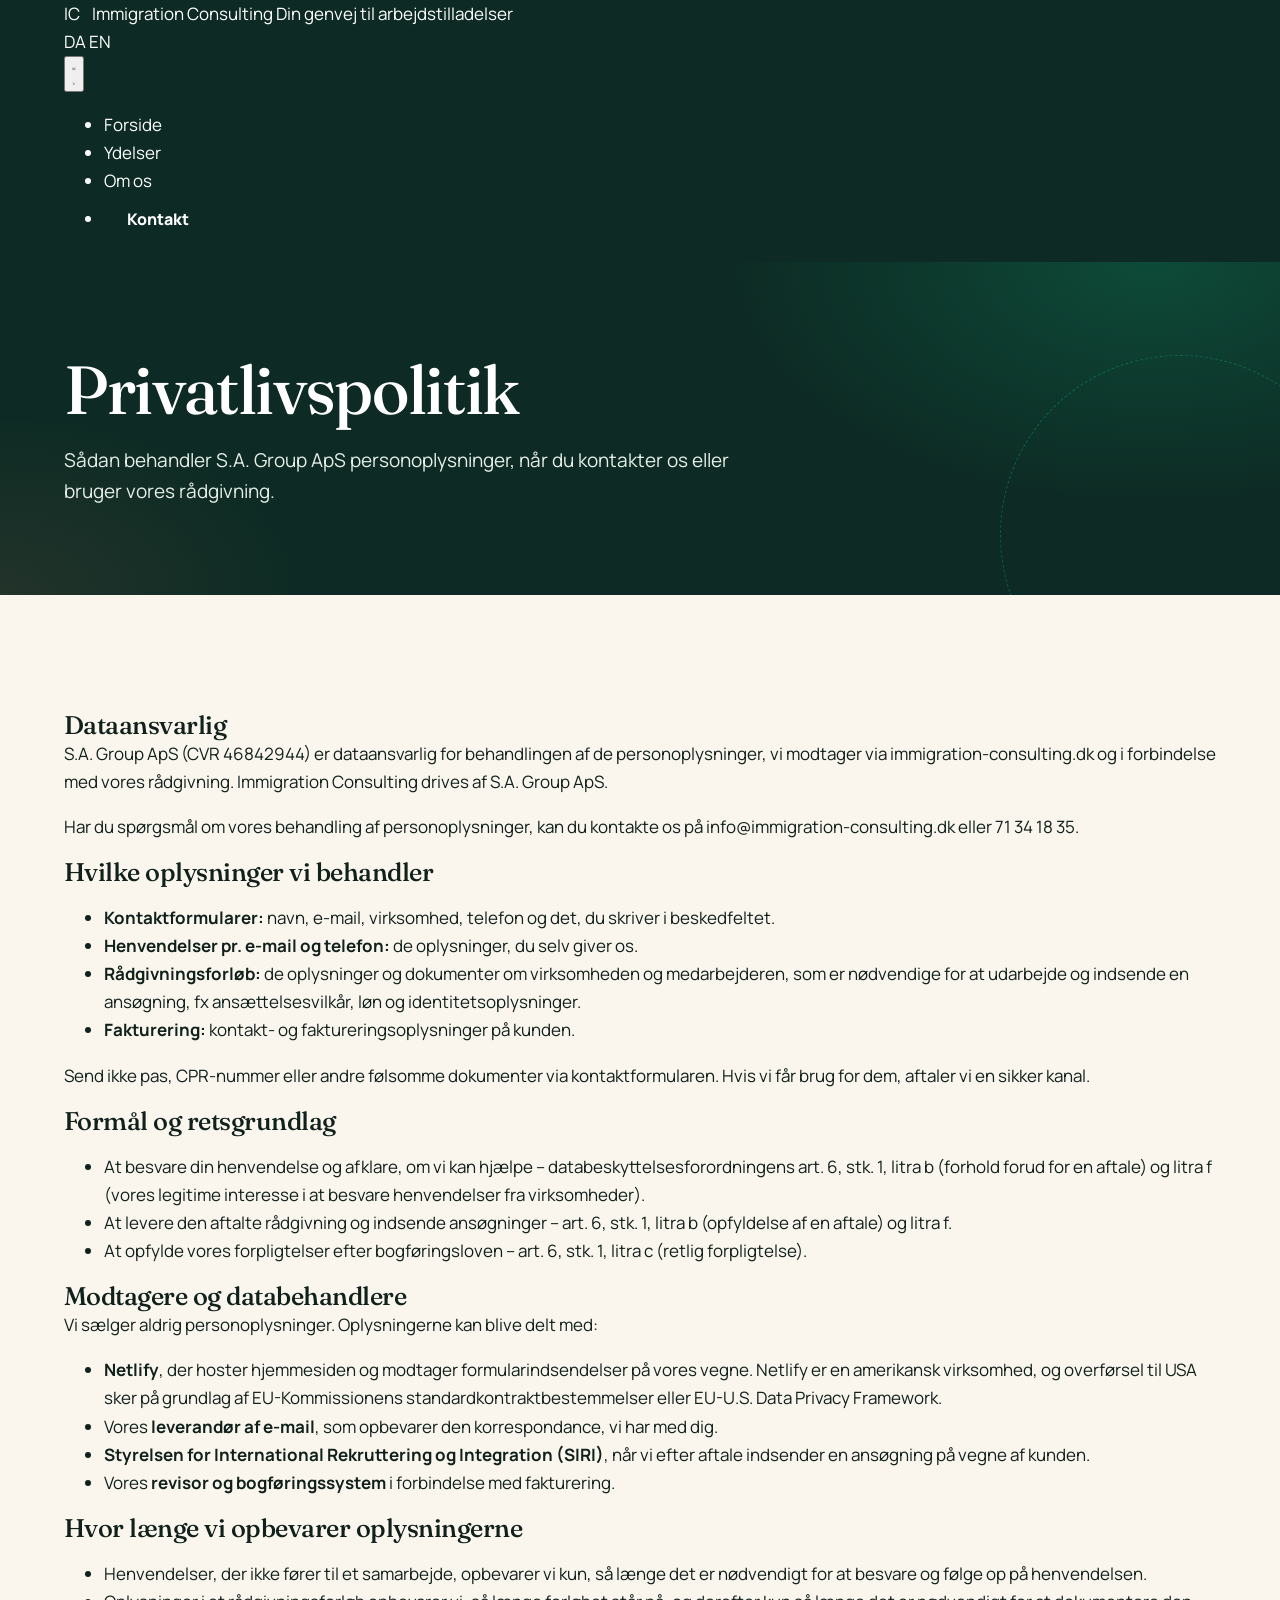
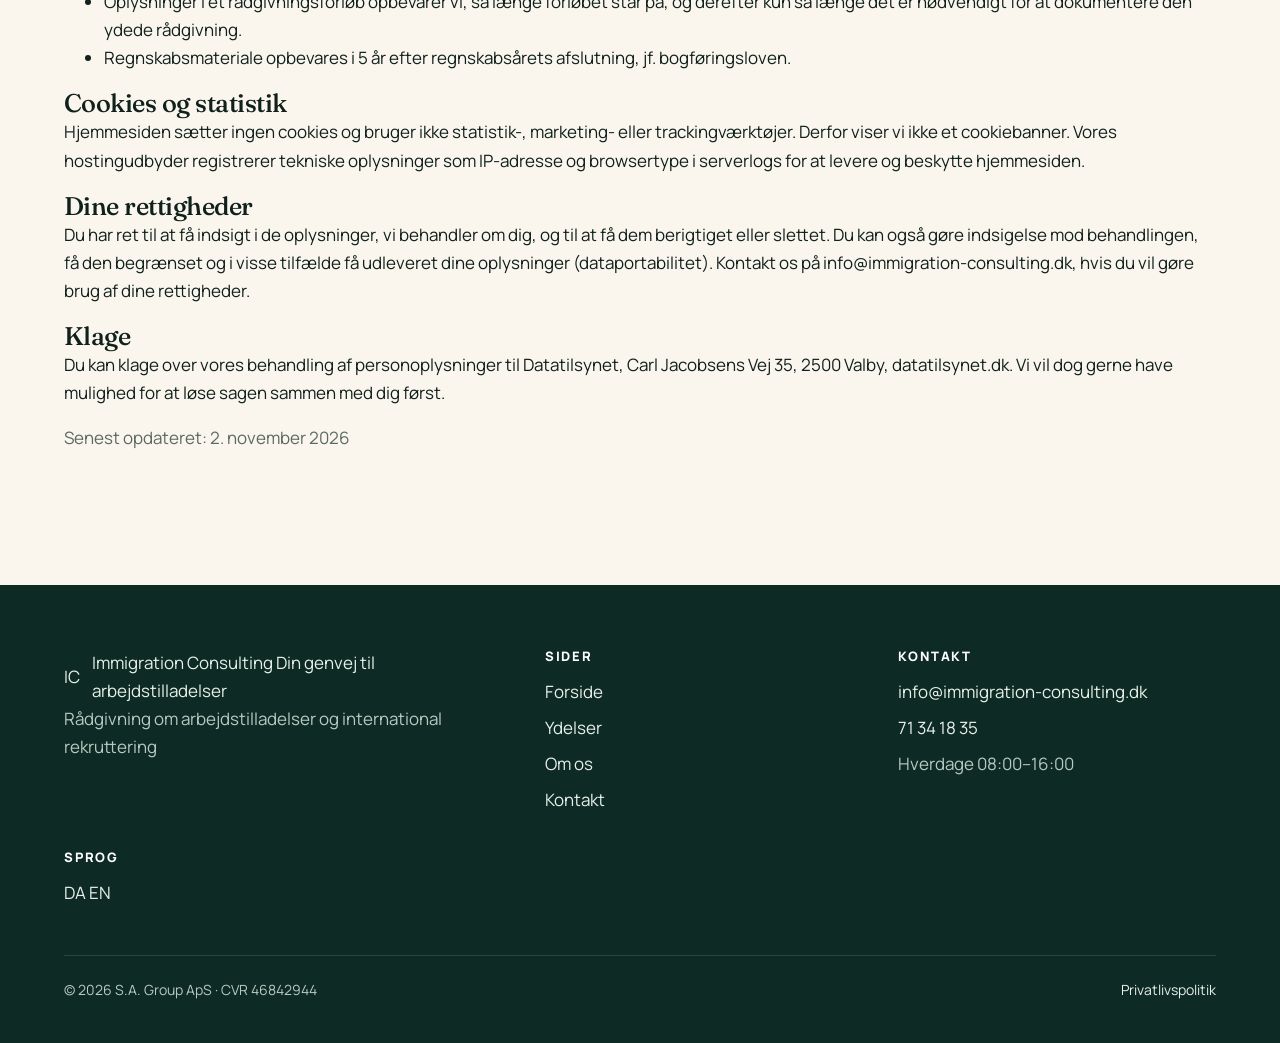
<file: privatlivspolitik.html>
<!DOCTYPE html>
<html lang="da">
<head>
<meta charset="UTF-8">
<meta name="viewport" content="width=device-width, initial-scale=1">
<title>Privatlivspolitik – Immigration Consulting</title>
<meta name="description" content="Sådan behandler S.A. Group ApS (Immigration Consulting) personoplysninger fra kontaktformularer, henvendelser og rådgivningsforløb.">
<link rel="canonical" href="https://immigration-consulting.dk/privatlivspolitik.html">
<link rel="alternate" href="https://immigration-consulting.dk/privatlivspolitik.html" hreflang="da">
<link rel="alternate" href="https://immigration-consulting.dk/en/privacy.html" hreflang="en">
<link rel="alternate" href="https://immigration-consulting.dk/" hreflang="x-default">

<meta property="og:title" content="Privatlivspolitik – Immigration Consulting">
<meta property="og:description" content="Sådan behandler S.A. Group ApS (Immigration Consulting) personoplysninger fra kontaktformularer, henvendelser og rådgivningsforløb.">
<meta property="og:type" content="website">
<meta property="og:url" content="https://immigration-consulting.dk/privatlivspolitik.html">
<meta property="og:site_name" content="Immigration Consulting">
<meta property="og:locale" content="da_DK">
<meta name="twitter:card" content="summary">

<meta name="theme-color" content="#12233F">
<link rel="icon" href="data:image/svg+xml,%3Csvg xmlns='http://www.w3.org/2000/svg' viewBox='0 0 100 100'%3E%3Crect width='100' height='100' rx='20' ry='20' fill='%2312233F'/%3E%3Ctext x='50' y='64' font-size='42' font-weight='700' text-anchor='middle' fill='white' font-family='Arial, Helvetica, sans-serif'%3EIC%3C/text%3E%3C/svg%3E">
<link rel="stylesheet" href="/assets/css/site.css">
<script>document.documentElement.classList.add('js')</script>
<script src="/assets/js/site.js" defer></script>
</head>
<body>

<a class="skip-link" href="#main">Spring til indhold</a>

<header class="site-header">
  <div class="container site-header__inner">
    <a class="brand" href="/" aria-label="Immigration Consulting – Forside">
      <span class="brand__mark" aria-hidden="true">IC</span>
      <span class="brand__text">
        <span class="brand__name">Immigration Consulting</span>
        <span class="brand__tagline">Din genvej til arbejdstilladelser</span>
      </span>
    </a>

    <div class="header-actions">
      <div class="lang-switch" role="group" aria-label="Vælg sprog">
        <a href="/privatlivspolitik.html" hreflang="da" lang="da" aria-current="true"><span aria-hidden="true">DA</span><span class="sr-only">Dansk</span></a>
        <span class="lang-switch__sep" aria-hidden="true"></span>
        <a href="/en/privacy.html" hreflang="en" lang="en"><span aria-hidden="true">EN</span><span class="sr-only">English</span></a>
      </div>
      <button class="nav-toggle" type="button" data-nav-toggle aria-controls="site-nav" aria-expanded="false"
              aria-label="Åbn menu" data-label-open="Åbn menu" data-label-close="Luk menu">
        <svg class="icon-open" viewBox="0 0 24 24" fill="none" stroke="currentColor" stroke-width="1.75" stroke-linecap="round" stroke-linejoin="round" aria-hidden="true" focusable="false"><path d="M4 7h16M4 12h16M4 17h16"/></svg>
        <svg class="icon-close" viewBox="0 0 24 24" fill="none" stroke="currentColor" stroke-width="1.75" stroke-linecap="round" stroke-linejoin="round" aria-hidden="true" focusable="false"><path d="M6 6l12 12M18 6L6 18"/></svg>
      </button>
    </div>

    <nav class="site-nav" id="site-nav" aria-label="Primær navigation">
      <ul class="site-nav__list">
        <li><a class="site-nav__link" href="/">Forside</a></li>
        <li><a class="site-nav__link" href="/ydelser.html">Ydelser</a></li>
        <li><a class="site-nav__link" href="/om-os.html">Om os</a></li>
        <li class="site-nav__item--cta"><a class="btn btn--primary btn--sm" href="/kontakt.html">Kontakt</a></li>
      </ul>
    </nav>
  </div>
</header>

<main id="main" tabindex="-1">
  <section class="page-hero">
    <div class="container">
      <h1>Privatlivspolitik</h1>
      <p class="lead">Sådan behandler S.A. Group ApS personoplysninger, når du kontakter os eller bruger vores rådgivning.</p>
    </div>
  </section>

  <section class="section section--surface">
    <div class="container container--narrow">
      <div class="prose">
        <h2>Dataansvarlig</h2>
        <p>S.A. Group ApS (CVR 46842944) er dataansvarlig for behandlingen af de personoplysninger, vi modtager via immigration-consulting.dk og i forbindelse med vores rådgivning. Immigration Consulting drives af S.A. Group ApS.</p>
        <p>Har du spørgsmål om vores behandling af personoplysninger, kan du kontakte os på <a href="mailto:info@immigration-consulting.dk">info@immigration-consulting.dk</a> eller <a href="tel:+4571341835">71 34 18 35</a>.</p>

        <h2>Hvilke oplysninger vi behandler</h2>
        <ul>
          <li><strong>Kontaktformularer:</strong> navn, e-mail, virksomhed, telefon og det, du skriver i beskedfeltet.</li>
          <li><strong>Henvendelser pr. e-mail og telefon:</strong> de oplysninger, du selv giver os.</li>
          <li><strong>Rådgivningsforløb:</strong> de oplysninger og dokumenter om virksomheden og medarbejderen, som er nødvendige for at udarbejde og indsende en ansøgning, fx ansættelsesvilkår, løn og identitetsoplysninger.</li>
          <li><strong>Fakturering:</strong> kontakt- og faktureringsoplysninger på kunden.</li>
        </ul>
        <p>Send ikke pas, CPR-nummer eller andre følsomme dokumenter via kontaktformularen. Hvis vi får brug for dem, aftaler vi en sikker kanal.</p>

        <h2>Formål og retsgrundlag</h2>
        <ul>
          <li>At besvare din henvendelse og afklare, om vi kan hjælpe – databeskyttelsesforordningens art. 6, stk. 1, litra b (forhold forud for en aftale) og litra f (vores legitime interesse i at besvare henvendelser fra virksomheder).</li>
          <li>At levere den aftalte rådgivning og indsende ansøgninger – art. 6, stk. 1, litra b (opfyldelse af en aftale) og litra f.</li>
          <li>At opfylde vores forpligtelser efter bogføringsloven – art. 6, stk. 1, litra c (retlig forpligtelse).</li>
        </ul>

        <h2>Modtagere og databehandlere</h2>
        <p>Vi sælger aldrig personoplysninger. Oplysningerne kan blive delt med:</p>
        <ul>
          <li><strong>Netlify</strong>, der hoster hjemmesiden og modtager formularindsendelser på vores vegne. Netlify er en amerikansk virksomhed, og overførsel til USA sker på grundlag af EU-Kommissionens standardkontraktbestemmelser eller EU-U.S. Data Privacy Framework.</li>
          <li>Vores <strong>leverandør af e-mail</strong>, som opbevarer den korrespondance, vi har med dig.</li>
          <li><strong>Styrelsen for International Rekruttering og Integration (SIRI)</strong>, når vi efter aftale indsender en ansøgning på vegne af kunden.</li>
          <li>Vores <strong>revisor og bogføringssystem</strong> i forbindelse med fakturering.</li>
        </ul>

        <h2>Hvor længe vi opbevarer oplysningerne</h2>
        <ul>
          <li>Henvendelser, der ikke fører til et samarbejde, opbevarer vi kun, så længe det er nødvendigt for at besvare og følge op på henvendelsen.</li>
          <li>Oplysninger i et rådgivningsforløb opbevarer vi, så længe forløbet står på, og derefter kun så længe det er nødvendigt for at dokumentere den ydede rådgivning.</li>
          <li>Regnskabsmateriale opbevares i 5 år efter regnskabsårets afslutning, jf. bogføringsloven.</li>
        </ul>

        <h2>Cookies og statistik</h2>
        <p>Hjemmesiden sætter ingen cookies og bruger ikke statistik-, marketing- eller trackingværktøjer. Derfor viser vi ikke et cookiebanner. Vores hostingudbyder registrerer tekniske oplysninger som IP-adresse og browsertype i serverlogs for at levere og beskytte hjemmesiden.</p>

        <h2>Dine rettigheder</h2>
        <p>Du har ret til at få indsigt i de oplysninger, vi behandler om dig, og til at få dem berigtiget eller slettet. Du kan også gøre indsigelse mod behandlingen, få den begrænset og i visse tilfælde få udleveret dine oplysninger (dataportabilitet). Kontakt os på <a href="mailto:info@immigration-consulting.dk">info@immigration-consulting.dk</a>, hvis du vil gøre brug af dine rettigheder.</p>

        <h2>Klage</h2>
        <p>Du kan klage over vores behandling af personoplysninger til Datatilsynet, Carl Jacobsens Vej 35, 2500 Valby, <a href="https://www.datatilsynet.dk/" rel="noopener">datatilsynet.dk</a>. Vi vil dog gerne have mulighed for at løse sagen sammen med dig først.</p>

        <p class="muted small">Senest opdateret: 2. november 2026</p>
      </div>
    </div>
  </section>
</main>

<footer class="site-footer">
  <div class="container">
    <div class="footer-grid">
      <div>
        <a class="brand" href="/" aria-label="Immigration Consulting – Forside">
      <span class="brand__mark" aria-hidden="true">IC</span>
      <span class="brand__text">
        <span class="brand__name">Immigration Consulting</span>
        <span class="brand__tagline">Din genvej til arbejdstilladelser</span>
      </span>
    </a>
        <p class="footer-desc">Rådgivning om arbejdstilladelser og international rekruttering</p>
      </div>
      <nav aria-label="Sider i footer">
        <h2 class="footer-title">Sider</h2>
        <ul class="footer-list">
          <li><a href="/">Forside</a></li>
          <li><a href="/ydelser.html">Ydelser</a></li>
          <li><a href="/om-os.html">Om os</a></li>
          <li><a href="/kontakt.html">Kontakt</a></li>
        </ul>
      </nav>
      <div>
        <h2 class="footer-title">Kontakt</h2>
        <ul class="footer-list">
          <li><a href="mailto:info@immigration-consulting.dk">info@immigration-consulting.dk</a></li>
          <li><a href="tel:+4571341835">71 34 18 35</a></li>
          <li><span>Hverdage 08:00–16:00</span></li>
        </ul>
      </div>
      <div>
        <h2 class="footer-title">Sprog</h2>
        <div class="lang-switch" role="group" aria-label="Vælg sprog">
        <a href="/privatlivspolitik.html" hreflang="da" lang="da" aria-current="true"><span aria-hidden="true">DA</span><span class="sr-only">Dansk</span></a>
        <span class="lang-switch__sep" aria-hidden="true"></span>
        <a href="/en/privacy.html" hreflang="en" lang="en"><span aria-hidden="true">EN</span><span class="sr-only">English</span></a>
      </div>
      </div>
    </div>

    <div class="footer-bottom">
      <p>© <span data-year>2026</span> S.A. Group ApS · CVR 46842944</p>
      <ul class="footer-legal">
        <li><a href="/privatlivspolitik.html" aria-current="page">Privatlivspolitik</a></li>
      </ul>
    </div>
  </div>
</footer>

</body>
</html>
</file>
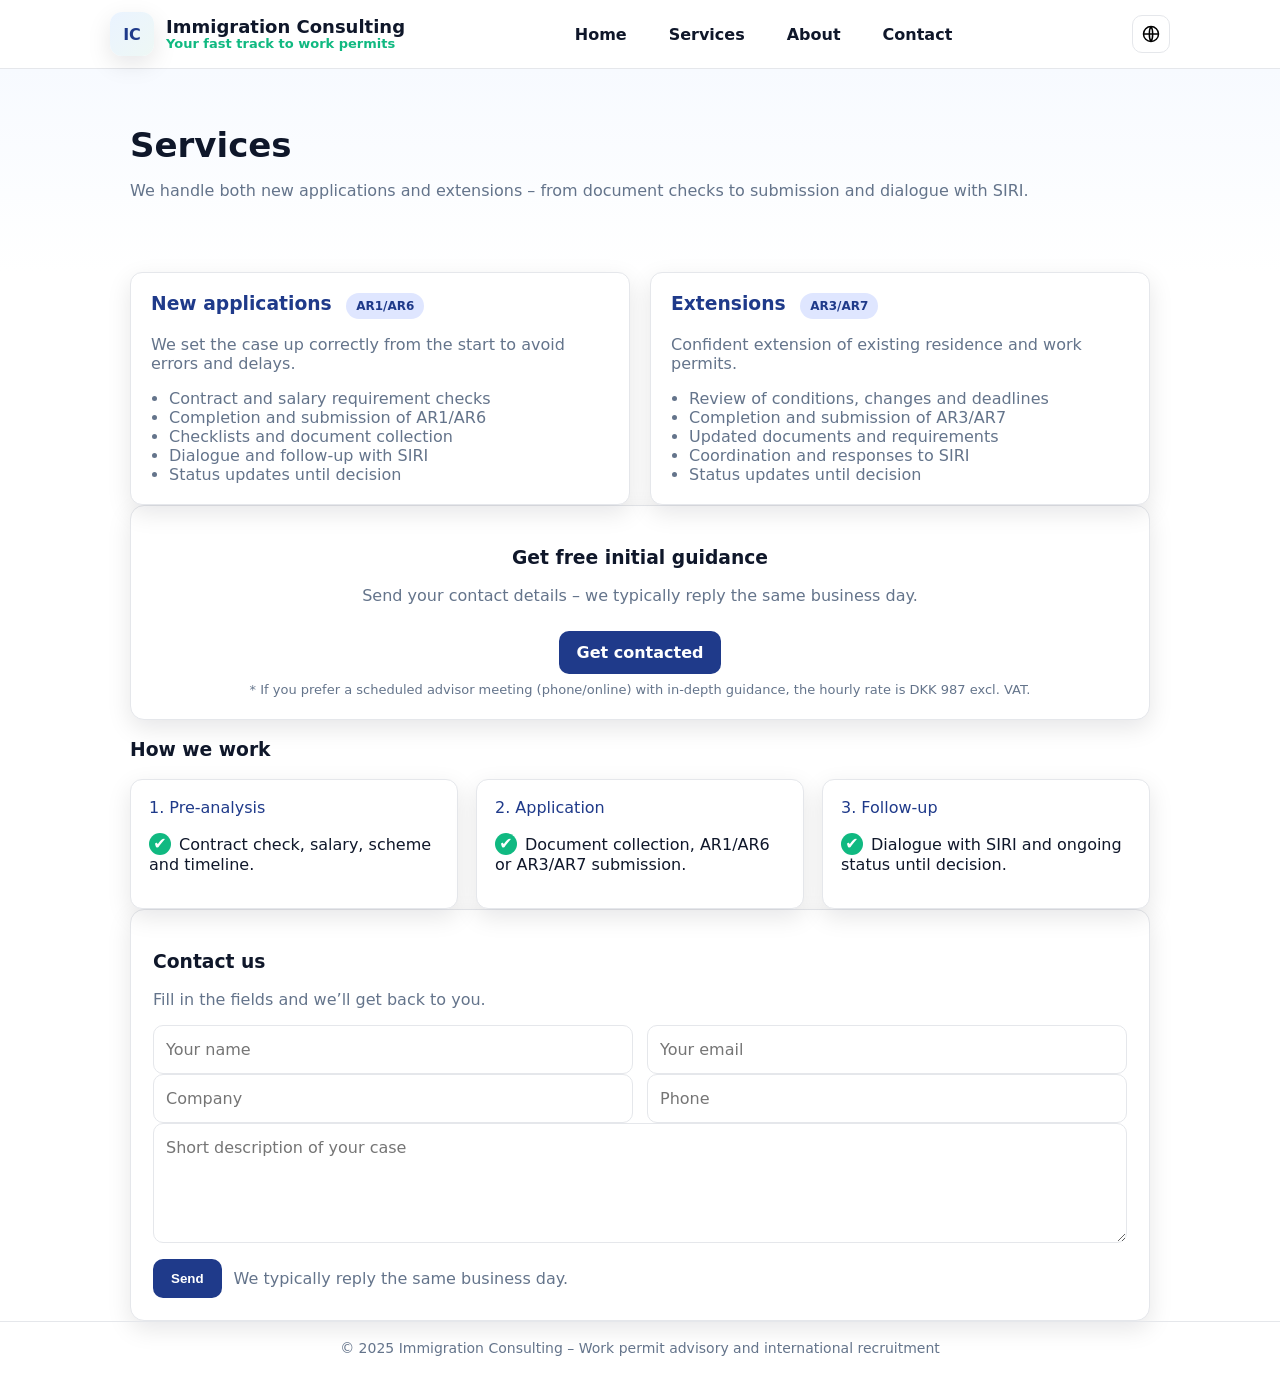
<file: services.html>
<!DOCTYPE html>
<html lang="en">
<head>
<meta charset="UTF-8" />
<meta name="viewport" content="width=device-width, initial-scale=1" />
<title>Services – Immigration Consulting</title>
<meta name="description" content="We handle new applications and extensions for work permits.">

<style>
  :root{--ink:#0f172a;--muted:#64748b;--blue:#1f3a8a;--blue-soft:#dfe6ff;--mint:#10b981;--line:#e5e7eb;--soft:#f6f8fb;--shadow:0 8px 24px rgba(2,6,23,.10)}
  *{box-sizing:border-box} body{margin:0;font-family:Inter,system-ui,Segoe UI,Arial,sans-serif;color:var(--ink);background:#fff}
  a{text-decoration:none;color:inherit} .container{max-width:1060px;margin:0 auto;padding:0 20px}
  header{position:sticky;top:0;background:#fff;border-bottom:1px solid var(--line);z-index:60}
  .nav{display:flex;align-items:center;justify-content:space-between;padding:12px 0}
  .brand{display:flex;align-items:center;gap:12px}
  .logo{width:44px;height:44px;border-radius:12px;background:linear-gradient(135deg,#eaf3ff,#eef8f5);display:grid;place-items:center;box-shadow:var(--shadow);font-weight:900;color:var(--blue)}
  .meta h1{font-size:18px;margin:0;line-height:1;font-weight:800}
  .tagline{font-size:13px;font-weight:700;color:var(--mint)}

  .desktop-links{display:none;gap:18px;align-items:center;font-weight:700}
  .desktop-links a{padding:10px 12px;border-radius:10px}
  .desktop-links a:hover{background:var(--soft);color:var(--blue)}

  /* Language globe */
  .lang{position:relative;margin-left:10px}
  .lang-btn{display:inline-grid;place-items:center;width:38px;height:38px;border:1px solid var(--line);background:#fff;border-radius:10px;cursor:pointer}
  .lang-btn:hover{box-shadow:var(--shadow)}
  .lang-menu{position:absolute;right:0;top:46px;background:#fff;border:1px solid var(--line);border-radius:10px;box-shadow:var(--shadow);padding:8px;min-width:150px;display:none;z-index:65}
  .lang.open .lang-menu{display:block}
  .lang-menu a{display:block;padding:8px 10px;border-radius:8px;font-weight:700}
  .lang-menu a:hover{background:var(--soft);color:var(--blue)}

  .menu-burger{display:block;appearance:none;border:1px solid var(--line);background:#fff;border-radius:10px;padding:8px 10px}
  .menu-burger svg{width:22px;height:22px}
  .backdrop{position:fixed;inset:0;background:rgba(0,0,0,.25);opacity:0;pointer-events:none;transition:opacity .25s ease;z-index:55}
  .backdrop.show{opacity:1;pointer-events:auto}
  .mobile-drawer{position:fixed;inset:0 0 0 auto;width:280px;background:#fff;border-left:1px solid var(--line);transform:translateX(100%);transition:transform .25s ease;z-index:60;box-shadow:var(--shadow);padding:16px}
  .mobile-drawer.open{transform:translateX(0)}
  .drawer-head{display:flex;align-items:center;justify-content:space-between;margin-bottom:10px}
  .drawer-links{display:flex;flex-direction:column;gap:12px;font-weight:700}

  .page-hero{padding:56px 20px;background:linear-gradient(180deg,#f7faff,#ffffff)}
  .page-hero h2{margin:0 0 8px;font-size:34px;color:var(--ink)}
  .muted{color:var(--muted)}

  section{padding:36px 20px}
  .grid{display:grid;grid-template-columns:repeat(2,1fr);gap:20px}
  .card{background:#fff;border:1px solid var(--line);border-radius:12px;padding:20px;box-shadow:var(--shadow)}
  .card h3{margin:0 0 8px;color:var(--blue);font-weight:700}
  .list{margin:10px 0 0;padding-left:18px;color:var(--muted)}
  .pill{display:inline-block;padding:6px 10px;border-radius:999px;background:var(--blue-soft);color:var(--blue);font-weight:700;font-size:12px;margin-left:8px}

  .cta-wrap{background:#fff;border:1px solid var(--line);border-radius:14px;padding:22px;box-shadow:var(--shadow);text-align:center}
  .cta-btn{display:inline-block;margin-top:10px;padding:12px 18px;border-radius:10px;background:var(--blue);color:#fff;font-weight:800;border:none}
  .cta-sub{font-size:13px;color:var(--muted);margin-top:8px}

  .form-wrap{background:#fff;border:1px solid var(--line);border-radius:14px;padding:22px;box-shadow:var(--shadow)}
  .row{display:grid;grid-template-columns:1fr 1fr;gap:14px}
  input,textarea{width:100%;padding:14px 12px;border:1px solid var(--line);border-radius:10px;font:inherit}
  textarea{min-height:120px;resize:vertical}
  .submit{display:inline-block;padding:12px 18px;border-radius:10px;background:var(--blue);color:#fff;font-weight:800;border:none;cursor:pointer}

  .steps{display:grid;grid-template-columns:repeat(3,1fr);gap:18px}
  .step{background:#fff;border:1px solid var(--line);border-radius:12px;padding:18px;box-shadow:var(--shadow)}
  .step-title{display:block;margin-bottom:6px;color:var(--blue)}
  .tick{display:inline-grid;place-items:center;width:22px;height:22px;border-radius:50%;background:var(--mint);color:#fff;font-weight:900;margin-right:8px}

  .chips{display:flex;flex-wrap:wrap;gap:10px}
  .chip{padding:8px 12px;border:1px solid var(--line);border-radius:999px;background:#fff;color:var(--ink)}

  footer{border-top:1px solid var(--line);padding:18px 20px;text-align:center;color:#64748b;font-size:14px}
  @media(max-width:900px){.grid,.steps{grid-template-columns:1fr}.row{grid-template-columns:1fr}}
  @media(min-width:900px){.menu-burger{display:none}.desktop-links{display:flex}.mobile-drawer,.backdrop{display:none !important}}
  html{scroll-behavior:smooth}
</style>
</head>
<body>

<header>
  <div class="nav container">
    <a class="brand" href="/en/index.html" aria-label="Home">
      <div class="logo">IC</div>
      <div class="meta">
        <h1>Immigration Consulting</h1>
        <div class="tagline">Your fast track to work permits</div>
      </div>
    </a>

    <nav class="desktop-links" aria-label="Primary navigation">
      <a href="/en/index.html">Home</a>
      <a href="/en/services.html">Services</a>
      <a href="/en/about.html">About</a>
      <a href="/en/contact.html">Contact</a>
    </nav>

    <!-- Language globe -->
    <div class="lang" id="langSwitch" aria-label="Language">
      <button class="lang-btn" aria-haspopup="true" aria-expanded="false" aria-label="Choose language">
        <svg width="18" height="18" viewBox="0 0 24 24" fill="none" stroke="currentColor">
          <circle cx="12" cy="12" r="10" stroke-width="2"/>
          <path d="M2 12h20M12 2c3 4 3 16 0 20M12 2c-3 4-3 16 0 20" stroke-width="2"/>
        </svg>
      </button>
      <div class="lang-menu" role="menu">
        <a href="/ydelser.html" role="menuitem">Dansk</a>
        <a href="/en/services.html" role="menuitem">English</a>
      </div>
    </div>

    <button class="menu-burger" id="menuBurger" aria-label="Open menu" aria-controls="drawer" aria-expanded="false">
      <svg viewBox="0 0 24 24" fill="none" stroke="currentColor"><path stroke-width="2" d="M4 6h16M4 12h16M4 18h16"/></svg>
    </button>
  </div>
</header>

<div class="backdrop" id="backdrop" onclick="toggleDrawer(false)"></div>
<aside class="mobile-drawer" id="drawer" aria-hidden="true">
  <div class="drawer-head">
    <span>Menu</span>
    <button class="menu-burger" onclick="toggleDrawer(false)" aria-label="Close menu">✕</button>
  </div>
  <nav class="drawer-links">
    <a href="/en/index.html" onclick="toggleDrawer(false)">Home</a>
    <a href="/en/services.html" onclick="toggleDrawer(false)">Services</a>
    <a href="/en/about.html" onclick="toggleDrawer(false)">About</a>
    <a href="/en/contact.html" onclick="toggleDrawer(false)">Contact</a>
  </nav>
</aside>

<main>
  <section class="page-hero">
    <div class="container">
      <h2>Services</h2>
      <p class="muted">We handle both new applications and extensions – from document checks to submission and dialogue with SIRI.</p>
    </div>
  </section>

  <section class="container">
    <div class="grid">
      <div class="card">
        <h3>New applications <span class="pill">AR1/AR6</span></h3>
        <p class="muted">We set the case up correctly from the start to avoid errors and delays.</p>
        <ul class="list">
          <li>Contract and salary requirement checks</li>
          <li>Completion and submission of AR1/AR6</li>
          <li>Checklists and document collection</li>
          <li>Dialogue and follow-up with SIRI</li>
          <li>Status updates until decision</li>
        </ul>
      </div>
      <div class="card">
        <h3>Extensions <span class="pill">AR3/AR7</span></h3>
        <p class="muted">Confident extension of existing residence and work permits.</p>
        <ul class="list">
          <li>Review of conditions, changes and deadlines</li>
          <li>Completion and submission of AR3/AR7</li>
          <li>Updated documents and requirements</li>
          <li>Coordination and responses to SIRI</li>
          <li>Status updates until decision</li>
        </ul>
      </div>
    </div>
  </section>

  <section class="container">
    <div class="cta-wrap">
      <h3>Get free initial guidance</h3>
      <p class="muted">Send your contact details – we typically reply the same business day.</p>
      <a class="cta-btn" href="/en/contact.html#start">Get contacted</a>
      <div class="cta-sub">* If you prefer a scheduled advisor meeting (phone/online) with in-depth guidance, the hourly rate is DKK 987 excl. VAT.</div>
    </div>
  </section>

  <section class="container">
    <h3>How we work</h3>
    <div class="steps">
      <div class="step"><span class="step-title">1. Pre-analysis</span><p><span class="tick">✔</span>Contract check, salary, scheme and timeline.</p></div>
      <div class="step"><span class="step-title">2. Application</span><p><span class="tick">✔</span>Document collection, AR1/AR6 or AR3/AR7 submission.</p></div>
      <div class="step"><span class="step-title">3. Follow-up</span><p><span class="tick">✔</span>Dialogue with SIRI and ongoing status until decision.</p></div>
    </div>
  </section>

  <section class="container" id="start">
    <div class="form-wrap">
      <h3>Contact us</h3>
      <p class="muted">Fill in the fields and we’ll get back to you.</p>

      <form name="contact-quick-en" method="POST" data-netlify="true" netlify-honeypot="bot-field">
        <input type="hidden" name="form-name" value="contact-quick-en" />
        <p style="display:none"><label>Do not fill this out: <input name="bot-field" /></label></p>

        <div class="row">
          <input type="text" name="name" placeholder="Your name" required />
          <input type="email" name="email" placeholder="Your email" required />
        </div>
        <div class="row">
          <input type="text" name="company" placeholder="Company" />
          <input type="tel" name="phone" placeholder="Phone" />
        </div>
        <textarea name="message" placeholder="Short description of your case"></textarea>

        <div style="margin-top:12px;display:flex;gap:12px;align-items:center;justify-content:flex-start">
          <button class="submit" type="submit">Send</button>
          <span class="muted">We typically reply the same business day.</span>
        </div>
      </form>
    </div>
  </section>
</main>

<footer>© 2025 Immigration Consulting – Work permit advisory and international recruitment</footer>

<script>
  // Language globe
  const langSwitch=document.getElementById('langSwitch');
  if(langSwitch){
    const btn=langSwitch.querySelector('.lang-btn');
    const open=(o)=>{ langSwitch.classList.toggle('open',o); btn.setAttribute('aria-expanded', o?'true':'false'); };
    btn.addEventListener('click',()=>open(!langSwitch.classList.contains('open')));
    document.addEventListener('click',e=>{ if(!langSwitch.contains(e.target)) open(false); });
  }
  // Drawer
  const drawer=document.getElementById('drawer'),backdrop=document.getElementById('backdrop'),menuBurger=document.getElementById('menuBurger');
  function toggleDrawer(state){ const open=typeof state==='boolean'?state:!drawer.classList.contains('open'); drawer.classList.toggle('open',open); backdrop.classList.toggle('show',open); if(menuBurger){menuBurger.setAttribute('aria-expanded',open?'true':'false')} drawer.setAttribute('aria-hidden',open?'false':'true') }
  if(menuBurger){menuBurger.addEventListener('click',()=>toggleDrawer());}
</script>
</body>
</html>
</file>
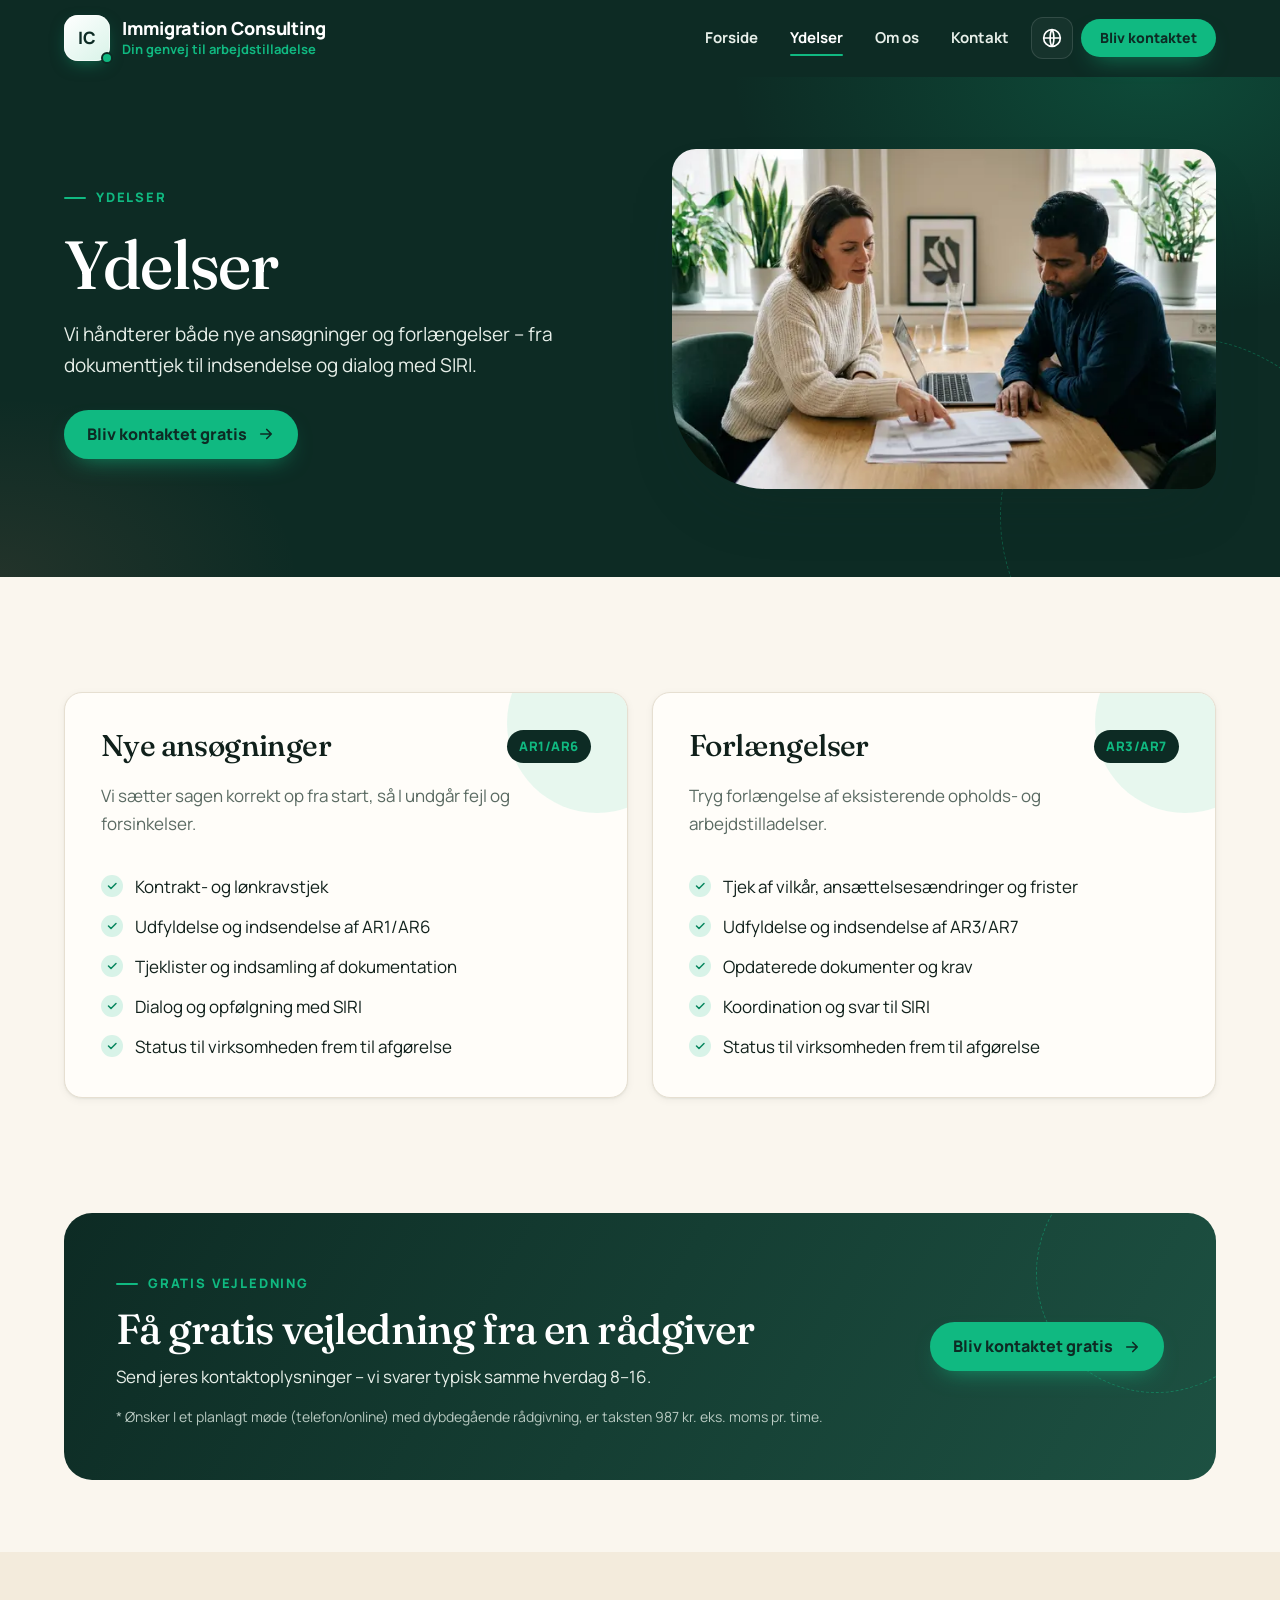
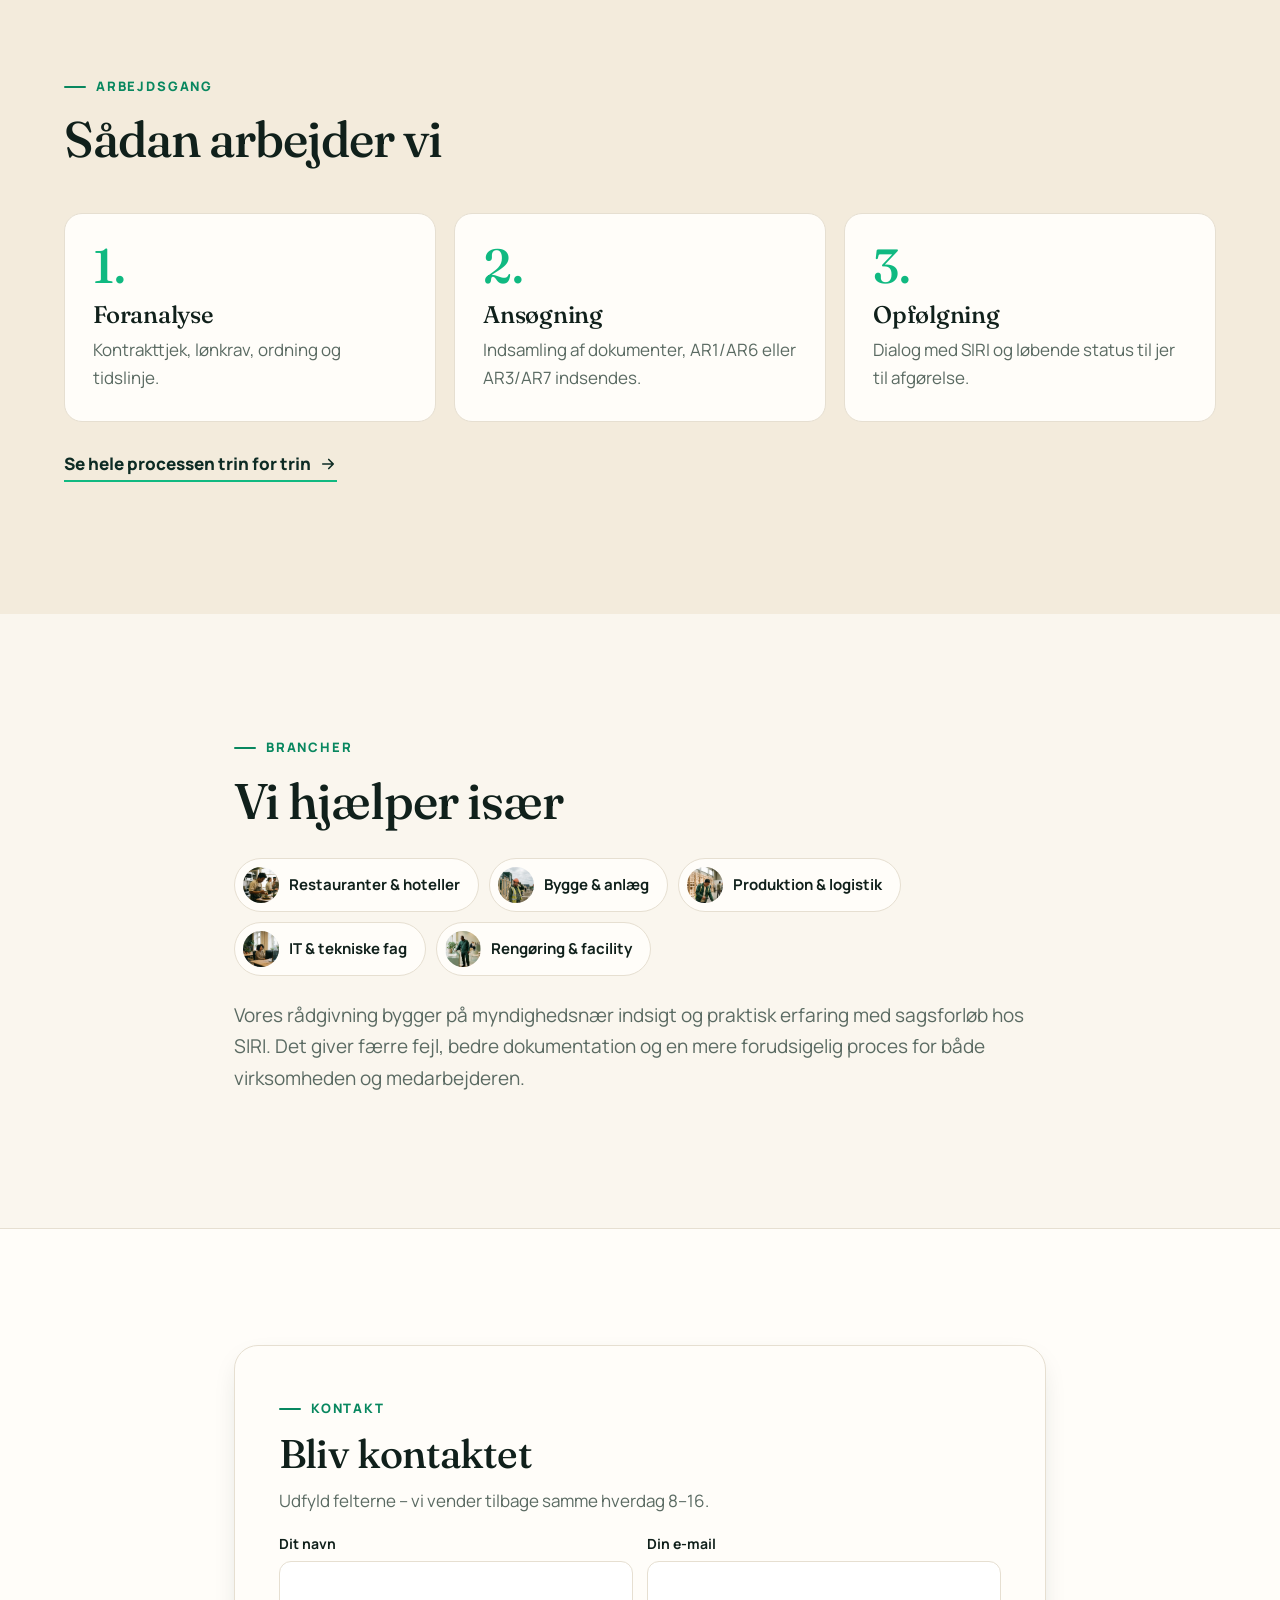
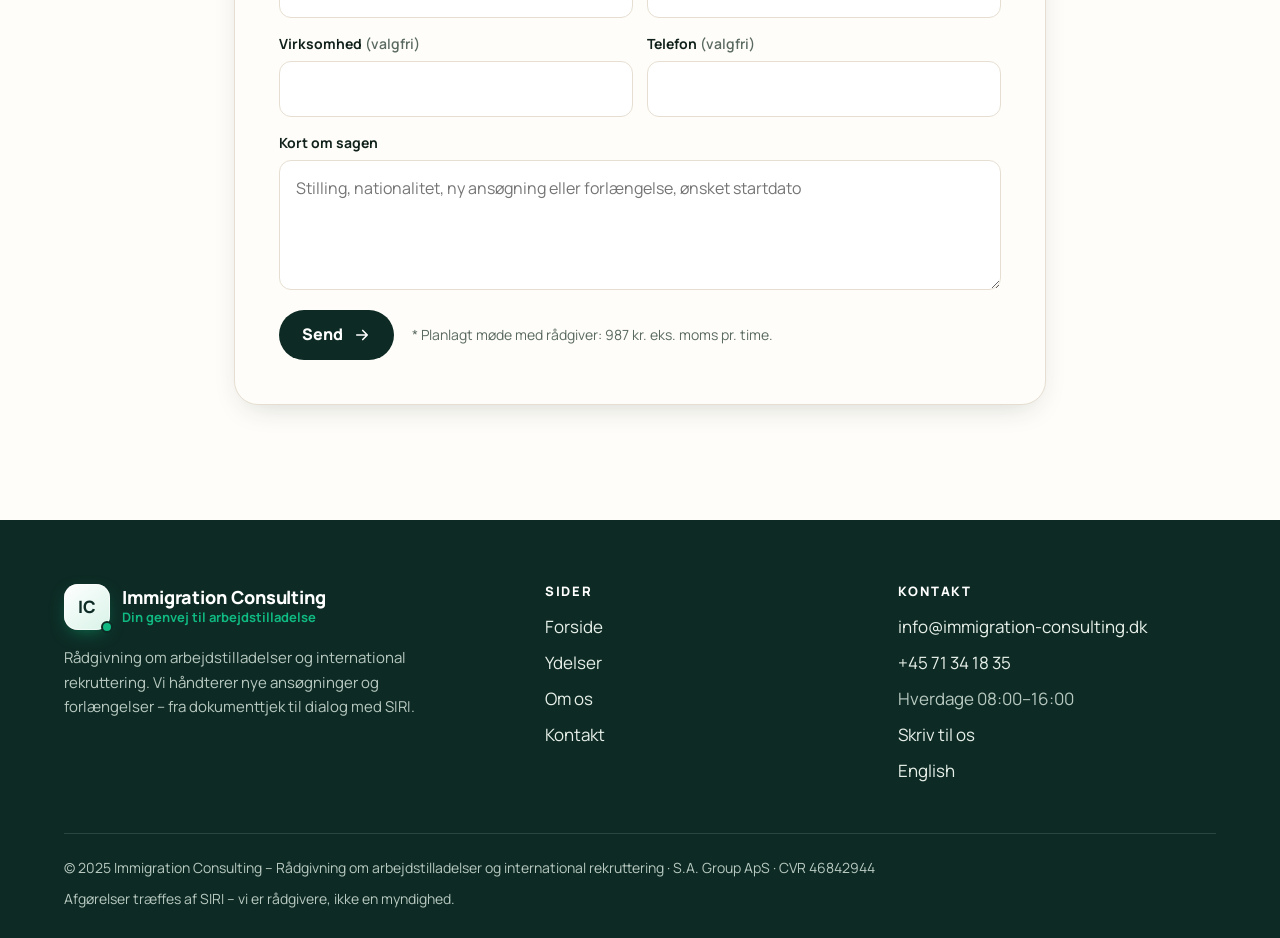
<file: ydelser.html>
<!DOCTYPE html>
<html lang="da">
<head>
<meta charset="UTF-8" />
<meta name="viewport" content="width=device-width, initial-scale=1" />
<meta name="google-site-verification" content="Nn6uQ1e_KspNJguZtL-yAKy2TcGXb15PsgEThNwapkY" />

<title>Ydelser – Immigration Consulting</title>
<meta name="description" content="Vi hjælper med arbejdstilladelser – nye ansøgninger og forlængelser. Korrekt opsat sag, færre fejl og en tryg proces hele vejen.">
<meta name="keywords" content="arbejdstilladelse, SIRI, AR1, AR3, AR6, AR7, opholdstilladelse, immigration, international rekruttering, udenlandsk arbejdskraft, Danmark">
<meta name="author" content="Immigration Consulting" />

<!-- Canonical + hreflang -->
<link rel="canonical" href="https://immigration-consulting.dk/ydelser.html" />
<link rel="alternate" href="https://immigration-consulting.dk/ydelser.html" hreflang="da" />
<link rel="alternate" href="https://immigration-consulting.dk/en/services.html" hreflang="en" />
<link rel="alternate" href="https://immigration-consulting.dk/" hreflang="x-default" />

<!-- Open Graph -->
<meta property="og:title" content="Ydelser – Immigration Consulting" />
<meta property="og:description" content="Vi håndterer nye ansøgninger og forlængelser for arbejdstilladelser – korrekt opsætning og tryg proces." />
<meta property="og:type" content="website" />
<meta property="og:url" content="https://immigration-consulting.dk/ydelser.html" />
<meta property="og:image" content="https://immigration-consulting.dk/og-image.jpg" />
<meta property="og:image:width" content="1200" />
<meta property="og:image:height" content="630" />
<meta property="og:locale" content="da_DK" />

<!-- Twitter cards -->
<meta name="twitter:card" content="summary_large_image" />
<meta name="twitter:title" content="Ydelser – Immigration Consulting" />
<meta name="twitter:description" content="Vi hjælper med arbejdstilladelser – nye ansøgninger og forlængelser." />
<meta name="twitter:image" content="https://immigration-consulting.dk/og-image.jpg" />

<meta name="theme-color" content="#0d2b24">
<link rel="icon" href="/favicon.svg" type="image/svg+xml">
<link rel="preload" href="/assets/fonts/manrope-latin.woff2" as="font" type="font/woff2" crossorigin>
<link rel="preload" href="/assets/fonts/fraunces-latin.woff2" as="font" type="font/woff2" crossorigin>
<link rel="stylesheet" href="/assets/css/site.css">
</head>
<body>

<a class="skip-link" href="#indhold">Spring til indhold</a>

<header class="site-header">
  <div class="nav container">
    <a class="brand" href="/" aria-label="Immigration Consulting – forside">
      <span class="logo" aria-hidden="true">IC</span>
      <span class="meta">
        <span class="brand-name">Immigration Consulting</span>
        <span class="tagline">Din genvej til arbejdstilladelse</span>
      </span>
    </a>

    <div class="nav-right">
      <nav class="desktop-links" aria-label="Primær navigation">
        <a href="/">Forside</a>
        <a href="/ydelser.html" aria-current="page">Ydelser</a>
        <a href="/om-os.html">Om os</a>
        <a href="/kontakt.html">Kontakt</a>
      </nav>

      <div class="lang" id="langSwitch">
        <button class="lang-btn" type="button" aria-haspopup="true" aria-expanded="false" aria-label="Vælg sprog">
          <svg viewBox="0 0 24 24" fill="none" stroke="currentColor" stroke-width="2" aria-hidden="true"><circle cx="12" cy="12" r="10"/><path d="M2 12h20M12 2c3 4 3 16 0 20M12 2c-3 4-3 16 0 20"/></svg>
        </button>
        <div class="lang-menu" role="menu">
          <a href="/ydelser.html" role="menuitem" hreflang="da" lang="da" aria-current="true">Dansk</a>
          <a href="/en/services.html" role="menuitem" hreflang="en" lang="en">English</a>
        </div>
      </div>

      <a class="btn btn-primary btn-sm nav-cta" href="#start">Bliv kontaktet</a>

      <button class="menu-burger" id="menuBurger" type="button" aria-label="Åbn menu" aria-controls="drawer" aria-expanded="false">
        <svg viewBox="0 0 24 24" fill="none" stroke="currentColor" stroke-width="2" stroke-linecap="round" aria-hidden="true"><path d="M4 7h16M4 12h16M4 17h10"/></svg>
      </button>
    </div>
  </div>
</header>

<!-- Mobil drawer -->
<div class="backdrop" id="backdrop"></div>
<aside class="mobile-drawer" id="drawer" aria-hidden="true" aria-label="Mobilmenu">
  <div class="drawer-head">
    <span>Menu</span>
    <button class="menu-burger" type="button" data-drawer-close aria-label="Luk menu"><svg viewBox="0 0 24 24" fill="none" stroke="currentColor" stroke-width="2" stroke-linecap="round" aria-hidden="true"><path d="M6 6l12 12M18 6L6 18"/></svg></button>
  </div>
  <nav class="drawer-links">
    <a href="/" data-drawer-close>Forside</a>
    <a href="/ydelser.html" data-drawer-close aria-current="page">Ydelser</a>
    <a href="/om-os.html" data-drawer-close>Om os</a>
    <a href="/kontakt.html" data-drawer-close>Kontakt</a>
    <div class="drawer-lang">
      <strong>Sprog</strong>
      <a href="/ydelser.html" hreflang="da" lang="da" data-drawer-close>Dansk</a>
      <a href="/en/services.html" hreflang="en" lang="en" data-drawer-close>English</a>
    </div>
  </nav>
  <a class="btn btn-primary drawer-cta" href="#start" data-drawer-close>Bliv kontaktet <svg viewBox="0 0 24 24" fill="none" stroke="currentColor" stroke-width="2.2" stroke-linecap="round" stroke-linejoin="round" aria-hidden="true"><path d="M5 12h14M13 6l6 6-6 6"/></svg></a>
</aside>

<main id="indhold">
  <!-- HERO -->
  <section class="page-hero">
    <div class="container page-hero-split">
      <div>
        <span class="eyebrow light reveal">Ydelser</span>
        <h1 class="reveal" data-delay="1">Ydelser</h1>
        <p class="reveal" data-delay="2">Vi håndterer både nye ansøgninger og forlængelser – fra dokumenttjek til indsendelse og dialog med SIRI.</p>
        <div class="hero-actions reveal" data-delay="3"><a class="btn btn-primary" href="#start">Bliv kontaktet gratis <svg viewBox="0 0 24 24" fill="none" stroke="currentColor" stroke-width="2.2" stroke-linecap="round" stroke-linejoin="round" aria-hidden="true"><path d="M5 12h14M13 6l6 6-6 6"/></svg></a></div>
      </div>
      <div class="page-hero-img">
        <img src="/assets/img/dokumentgennemgang-1100.webp" srcset="/assets/img/dokumentgennemgang-640.webp 640w, /assets/img/dokumentgennemgang-1100.webp 1100w" sizes="(min-width: 960px) 560px, 92vw" alt="Rådgiver gennemgår ansøgningsdokumenter sammen med en international kunde" width="1100" height="738" fetchpriority="high">
      </div>
    </div>
  </section>

  <!-- Services -->
  <section class="section">
    <div class="container">
      <div class="grid-2">
        <article class="card card-hover service reveal" data-delay="1">
          <div class="service-top"><h2 class="display" style="font-size:30px">Nye ansøgninger</h2><span class="pill">AR1/AR6</span></div>
          <p class="muted">Vi sætter sagen korrekt op fra start, så I undgår fejl og forsinkelser.</p>
          <ul class="list">
            <li>Kontrakt- og lønkravstjek</li>
            <li>Udfyldelse og indsendelse af AR1/AR6</li>
            <li>Tjeklister og indsamling af dokumentation</li>
            <li>Dialog og opfølgning med SIRI</li>
            <li>Status til virksomheden frem til afgørelse</li>
          </ul>
        </article>
        <article class="card card-hover service reveal" data-delay="2">
          <div class="service-top"><h2 class="display" style="font-size:30px">Forlængelser</h2><span class="pill">AR3/AR7</span></div>
          <p class="muted">Tryg forlængelse af eksisterende opholds- og arbejdstilladelser.</p>
          <ul class="list">
            <li>Tjek af vilkår, ansættelsesændringer og frister</li>
            <li>Udfyldelse og indsendelse af AR3/AR7</li>
            <li>Opdaterede dokumenter og krav</li>
            <li>Koordination og svar til SIRI</li>
            <li>Status til virksomheden frem til afgørelse</li>
          </ul>
        </article>
      </div>
    </div>
  </section>

  <!-- CTA – Gratis vejledning -->
  <section class="section-tight" style="padding-top:0">
    <div class="container">
      <div class="cta-band reveal">
        <div>
          <span class="eyebrow light">Gratis vejledning</span>
          <h2>Få gratis vejledning fra en rådgiver</h2>
          <p>Send jeres kontaktoplysninger – vi svarer typisk samme hverdag 8–16.</p>
          <p class="cta-sub">* Ønsker I et planlagt møde (telefon/online) med dybdegående rådgivning, er taksten 987 kr. eks. moms pr. time.</p>
        </div>
        <a class="btn btn-primary" href="#start">Bliv kontaktet gratis <svg viewBox="0 0 24 24" fill="none" stroke="currentColor" stroke-width="2.2" stroke-linecap="round" stroke-linejoin="round" aria-hidden="true"><path d="M5 12h14M13 6l6 6-6 6"/></svg></a>
      </div>
    </div>
  </section>

  <!-- Steps -->
  <section class="section bg-sand">
    <div class="container">
      <div class="section-head reveal">
        <span class="eyebrow">Arbejdsgang</span>
        <h2>Sådan arbejder vi</h2>
      </div>
      <ol class="mini-steps">
        <li class="mini-step reveal" data-delay="1"><span class="n">1.</span><h3>Foranalyse</h3><p>Kontrakttjek, lønkrav, ordning og tidslinje.</p></li>
        <li class="mini-step reveal" data-delay="2"><span class="n">2.</span><h3>Ansøgning</h3><p>Indsamling af dokumenter, AR1/AR6 eller AR3/AR7 indsendes.</p></li>
        <li class="mini-step reveal" data-delay="3"><span class="n">3.</span><h3>Opfølgning</h3><p>Dialog med SIRI og løbende status til jer til afgørelse.</p></li>
      </ol>
      <p style="margin-top:28px" class="reveal"><a class="link-arrow" href="/#proces">Se hele processen trin for trin <svg width="18" height="18" viewBox="0 0 24 24" fill="none" stroke="currentColor" stroke-width="2.2" stroke-linecap="round" stroke-linejoin="round" aria-hidden="true"><path d="M5 12h14M13 6l6 6-6 6"/></svg></a></p>
    </div>
  </section>

  <!-- Sektorer -->
  <section class="section">
    <div class="container narrow">
      <div class="section-head reveal" style="margin-bottom:28px">
        <span class="eyebrow">Brancher</span>
        <h2>Vi hjælper især</h2>
      </div>
      <ul class="chips reveal">
        <li class="chip"><img src="/assets/img/branche-restaurant-420.webp" alt="" width="36" height="36" loading="lazy" decoding="async">Restauranter & hoteller</li>
        <li class="chip"><img src="/assets/img/branche-construction-420.webp" alt="" width="36" height="36" loading="lazy" decoding="async">Bygge & anlæg</li>
        <li class="chip"><img src="/assets/img/branche-production-420.webp" alt="" width="36" height="36" loading="lazy" decoding="async">Produktion & logistik</li>
        <li class="chip"><img src="/assets/img/branche-it-420.webp" alt="" width="36" height="36" loading="lazy" decoding="async">IT & tekniske fag</li>
        <li class="chip"><img src="/assets/img/branche-cleaning-420.webp" alt="" width="36" height="36" loading="lazy" decoding="async">Rengøring & facility</li>
      </ul>
      <p class="lead reveal">Vores rådgivning bygger på myndighedsnær indsigt og praktisk erfaring med sagsforløb hos SIRI. Det giver færre fejl, bedre dokumentation og en mere forudsigelig proces for både virksomheden og medarbejderen.</p>
    </div>
  </section>

  <!-- Kontaktformular -->
  <section class="section bg-paper divider-top" id="start">
    <div class="container narrow">
      <div class="form-card reveal">
        <span class="eyebrow">Kontakt</span>
        <h2>Bliv kontaktet</h2>
        <p class="muted">Udfyld felterne – vi vender tilbage samme hverdag 8–16.</p>
        <form name="contact-request-home-da" method="POST" data-netlify="true" data-inline-success="true" netlify-honeypot="bot-field" class="form">
        <input type="hidden" name="form-name" value="contact-request-home-da" />
        <p class="hp"><label>Udfyld ikke dette felt: <input name="bot-field" tabindex="-1" autocomplete="off" /></label></p>

        <div class="row">
          <div class="field">
            <label for="svc-navn">Dit navn</label>
            <input id="svc-navn" type="text" name="navn" autocomplete="name" required />
          </div>
          <div class="field">
            <label for="svc-email">Din e-mail</label>
            <input id="svc-email" type="email" name="email" autocomplete="email" required />
          </div>
        </div>
        <div class="row">
          <div class="field">
            <label for="svc-firma">Virksomhed <span class="opt">(valgfri)</span></label>
            <input id="svc-firma" type="text" name="firma" autocomplete="organization" />
          </div>
          <div class="field">
            <label for="svc-telefon">Telefon <span class="opt">(valgfri)</span></label>
            <input id="svc-telefon" type="tel" name="telefon" autocomplete="tel" />
          </div>
        </div>
        <div class="field">
          <label for="svc-besked">Kort om sagen</label>
          <textarea id="svc-besked" name="besked" placeholder="Stilling, nationalitet, ny ansøgning eller forlængelse, ønsket startdato"></textarea>
        </div>

        <div class="form-actions">
          <button class="btn btn-dark" type="submit">Send <svg viewBox="0 0 24 24" fill="none" stroke="currentColor" stroke-width="2.2" stroke-linecap="round" stroke-linejoin="round" aria-hidden="true"><path d="M5 12h14M13 6l6 6-6 6"/></svg></button>
          <p class="muted">* Planlagt møde med rådgiver: 987 kr. eks. moms pr. time.</p>
        </div>

        <div class="form-success" hidden role="status" aria-live="polite">
          <h4>Tak for din besked!</h4>
          <p>Din henvendelse er sendt.</p>
        </div>
      </form>
      </div>
    </div>
  </section>

  <!-- Skjult template form (sikrer autodetektion ved deploy) -->
  <form name="contact-request-home-da" data-netlify="true" netlify-honeypot="bot-field" hidden>
    <input type="text" name="navn" />
    <input type="text" name="email" />
    <input type="text" name="firma" />
    <input type="text" name="telefon" />
    <textarea name="besked"></textarea>
  </form>
</main>

<footer class="site-footer">
  <div class="container">
    <div class="footer-grid">
      <div class="footer-brand">
        <a class="brand" href="/" aria-label="Immigration Consulting – forside">
      <span class="logo" aria-hidden="true">IC</span>
      <span class="meta">
        <span class="brand-name">Immigration Consulting</span>
        <span class="tagline">Din genvej til arbejdstilladelse</span>
      </span>
    </a>
        <p>Rådgivning om arbejdstilladelser og international rekruttering. Vi håndterer nye ansøgninger og forlængelser – fra dokumenttjek til dialog med SIRI.</p>
      </div>
      <nav aria-label="Sider">
        <h2>Sider</h2>
        <ul>
          <li><a href="/">Forside</a></li>
          <li><a href="/ydelser.html">Ydelser</a></li>
          <li><a href="/om-os.html">Om os</a></li>
          <li><a href="/kontakt.html">Kontakt</a></li>
        </ul>
      </nav>
      <div>
        <h2>Kontakt</h2>
        <ul>
          <li><a href="mailto:info@immigration-consulting.dk">info@immigration-consulting.dk</a></li>
          <li><a href="tel:+4571341835">+45 71 34 18 35</a></li>
          <li>Hverdage 08:00–16:00</li>
          <li><a href="/kontakt.html#skriv-til-os">Skriv til os</a></li>
          <li><a href="/en/services.html" hreflang="en">English</a></li>
        </ul>
      </div>
    </div>
    <div class="footer-bottom">
      <span>© 2025 Immigration Consulting – Rådgivning om arbejdstilladelser og international rekruttering · S.A. Group ApS · CVR 46842944</span>
      <span>Afgørelser træffes af SIRI – vi er rådgivere, ikke en myndighed.</span>
    </div>
  </div>
</footer>

<script src="/assets/js/site.js" defer></script>

<!-- JSON-LD: Organization -->
<script type="application/ld+json">
{
  "@context":"https://schema.org",
  "@type":"Organization",
  "name":"Immigration Consulting",
  "legalName":"S.A. Group ApS",
  "url":"https://immigration-consulting.dk/",
  "logo":"https://immigration-consulting.dk/og-image.jpg",
  "email":"info@immigration-consulting.dk",
  "telephone":"+45 71 34 18 35",
  "identifier":{"@type":"PropertyValue","propertyID":"CVR","value":"46842944"},
  "contactPoint":{
    "@type":"ContactPoint",
    "contactType":"customer service",
    "email":"info@immigration-consulting.dk",
    "telephone":"+45 71 34 18 35",
    "availableLanguage":["da","en"],
    "hoursAvailable":{"@type":"OpeningHoursSpecification","dayOfWeek":["Monday","Tuesday","Wednesday","Thursday","Friday"],"opens":"08:00","closes":"16:00"}
  },
  "sameAs":[]
}
</script>

<!-- JSON-LD: WebSite -->
<script type="application/ld+json">
{
  "@context":"https://schema.org",
  "@type":"WebSite",
  "name":"Immigration Consulting",
  "url":"https://immigration-consulting.dk/",
  "inLanguage":"da"
}
</script>
</body>
</html>
</file>
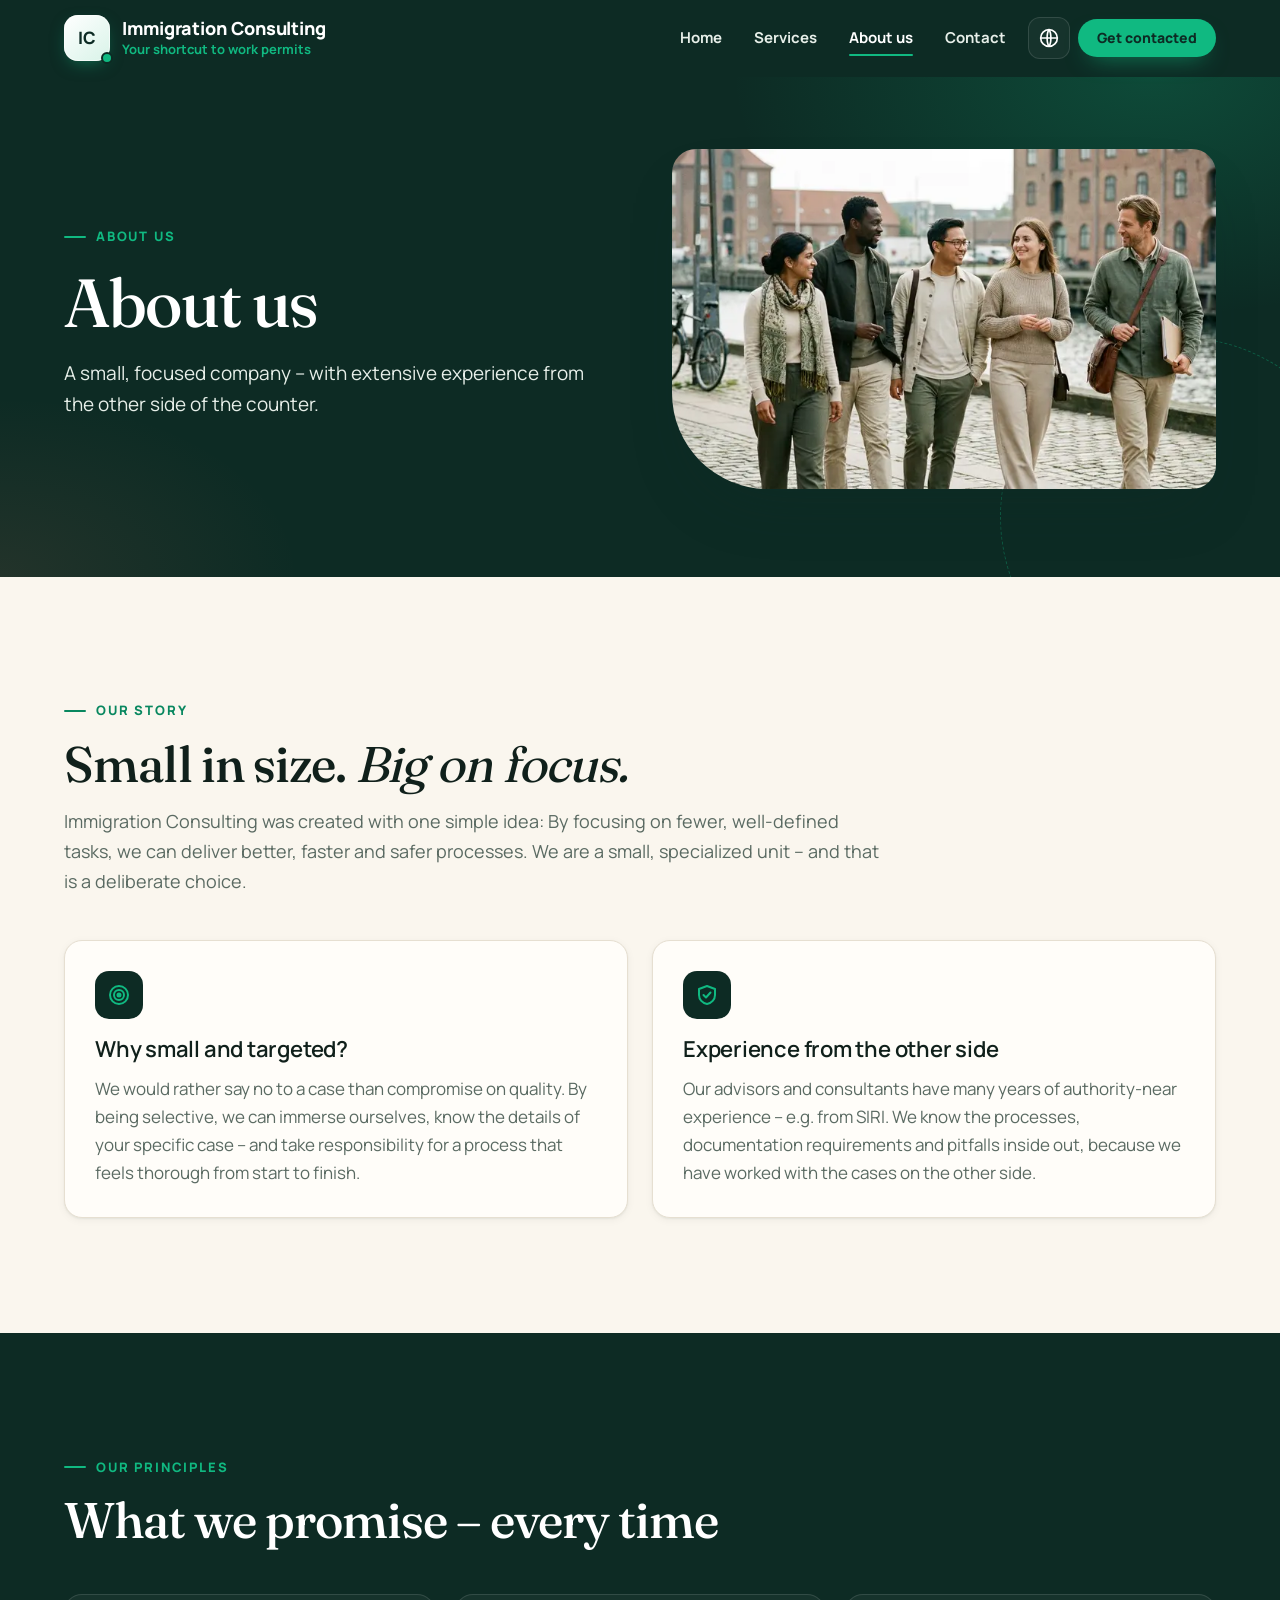
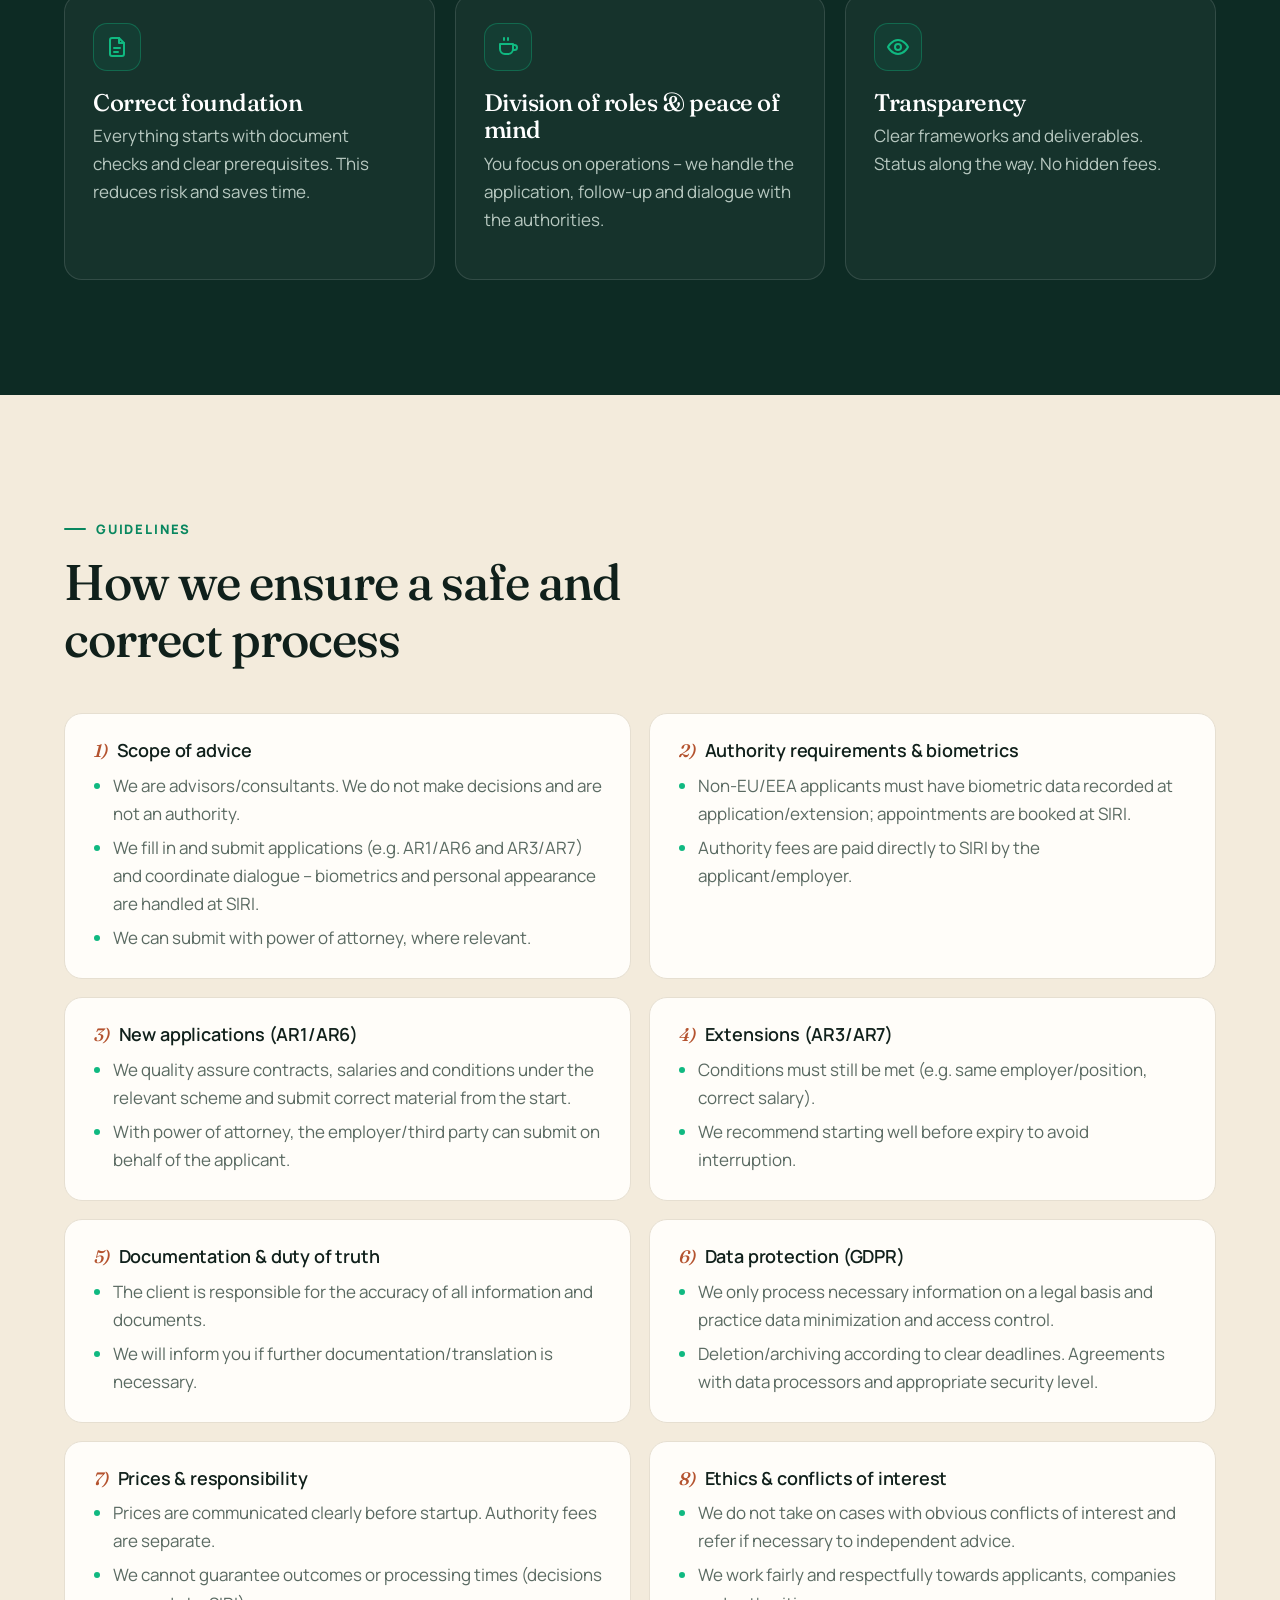
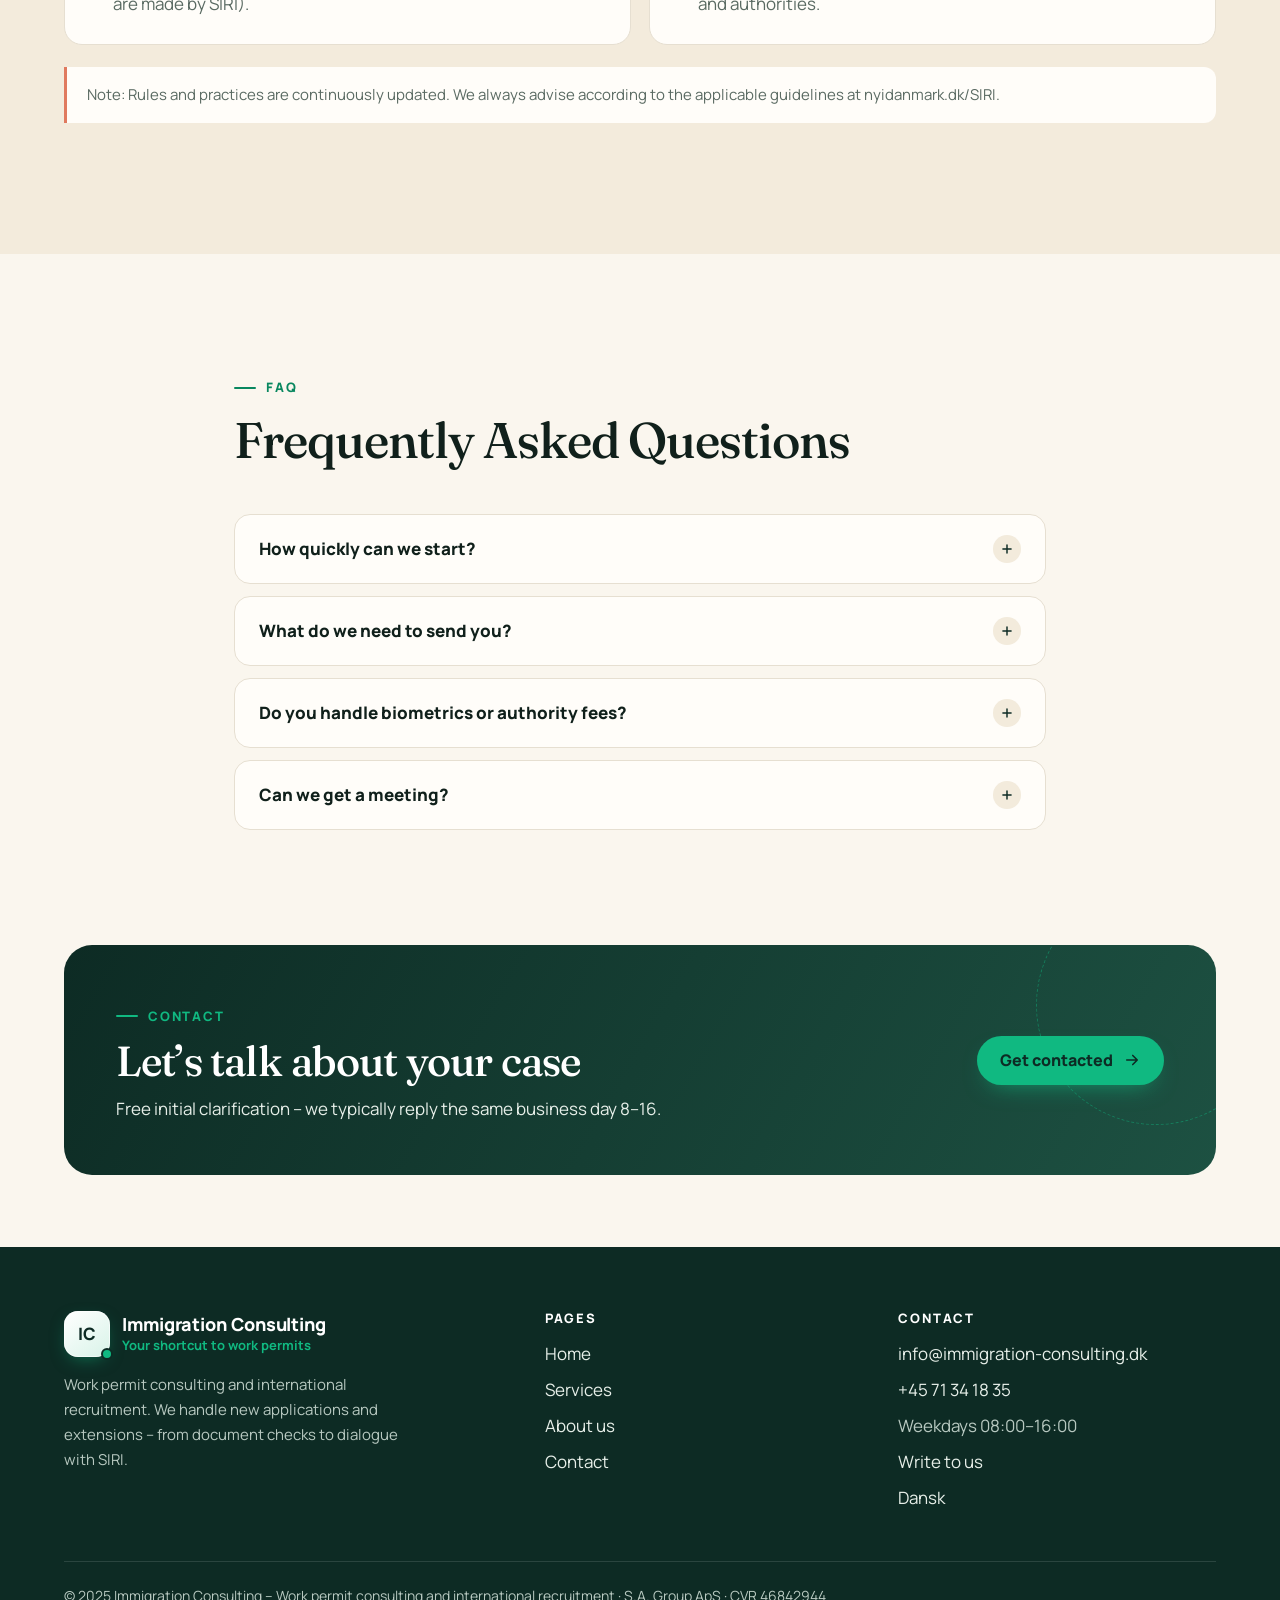
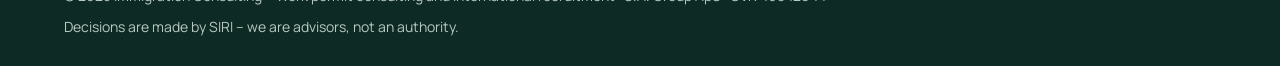
<file: en/about.html>
<!DOCTYPE html>
<html lang="en">
<head>
<meta charset="UTF-8" />
<meta name="viewport" content="width=device-width, initial-scale=1" />
<meta name="google-site-verification" content="Nn6uQ1e_KspNJguZtL-yAKy2TcGXb15PsgEThNwapkY" />

<title>About us – Immigration Consulting</title>
<meta name="description" content="Small, focused immigration advisors with authority-side experience (incl. SIRI). We deliver correct, transparent and predictable work-permit processes." />
<meta name="author" content="Immigration Consulting" />

<!-- Canonical + hreflang -->
<link rel="canonical" href="https://immigration-consulting.dk/en/about.html" />
<link rel="alternate" href="https://immigration-consulting.dk/om-os.html" hreflang="da" />
<link rel="alternate" href="https://immigration-consulting.dk/en/about.html" hreflang="en" />
<link rel="alternate" href="https://immigration-consulting.dk/" hreflang="x-default" />

<!-- Open Graph -->
<meta property="og:title" content="About us – Immigration Consulting" />
<meta property="og:description" content="Small, focused immigration advisors with authority-side experience. Correct setup, clear deliverables, predictable process." />
<meta property="og:type" content="website" />
<meta property="og:url" content="https://immigration-consulting.dk/en/about.html" />
<meta property="og:image" content="https://immigration-consulting.dk/og-image.jpg" />
<meta property="og:locale" content="en_DK" />

<!-- Twitter Card -->
<meta name="twitter:card" content="summary_large_image" />
<meta name="twitter:title" content="About us – Immigration Consulting" />
<meta name="twitter:description" content="Immigration advice with SIRI-side insight. Transparent, predictable work-permit processes." />
<meta name="twitter:image" content="https://immigration-consulting.dk/og-image.jpg" />

<!-- Temporary favicon (blue IC) -->
<link rel="icon" href="data:image/svg+xml,<svg xmlns=%22http://www.w3.org/2000/svg%22 viewBox=%220 0 100 100%22><rect width=%22100%22 height=%22100%22 rx=%2216%22 ry=%2216%22 fill=%22%231f3a8a%22/><text x=%2250%22 y=%2270%22 font-size=%2250%22 text-anchor=%22middle%22 fill=%22white%22 font-family=%22Arial,sans-serif%22>IC</text></svg>">

<meta name="theme-color" content="#0d2b24">
<link rel="icon" href="/favicon.svg" type="image/svg+xml">
<link rel="preload" href="/assets/fonts/manrope-latin.woff2" as="font" type="font/woff2" crossorigin>
<link rel="preload" href="/assets/fonts/fraunces-latin.woff2" as="font" type="font/woff2" crossorigin>
<link rel="stylesheet" href="/assets/css/site.css">
</head>
<body>

<a class="skip-link" href="#indhold">Skip to content</a>

<header class="site-header">
  <div class="nav container">
    <a class="brand" href="/en/index.html" aria-label="Immigration Consulting – home">
      <span class="logo" aria-hidden="true">IC</span>
      <span class="meta">
        <span class="brand-name">Immigration Consulting</span>
        <span class="tagline">Your shortcut to work permits</span>
      </span>
    </a>

    <div class="nav-right">
      <nav class="desktop-links" aria-label="Main navigation">
        <a href="/en/index.html">Home</a>
        <a href="/en/services.html">Services</a>
        <a href="/en/about.html" aria-current="page">About us</a>
        <a href="/en/contact.html">Contact</a>
      </nav>

      <div class="lang" id="langSwitch">
        <button class="lang-btn" type="button" aria-haspopup="true" aria-expanded="false" aria-label="Choose language">
          <svg viewBox="0 0 24 24" fill="none" stroke="currentColor" stroke-width="2" aria-hidden="true"><circle cx="12" cy="12" r="10"/><path d="M2 12h20M12 2c3 4 3 16 0 20M12 2c-3 4-3 16 0 20"/></svg>
        </button>
        <div class="lang-menu" role="menu">
          <a href="/om-os.html" role="menuitem" hreflang="da" lang="da">Dansk</a>
          <a href="/en/about.html" role="menuitem" hreflang="en" lang="en" aria-current="true">English</a>
        </div>
      </div>

      <a class="btn btn-primary btn-sm nav-cta" href="/en/contact.html#write-to-us">Get contacted</a>

      <button class="menu-burger" id="menuBurger" type="button" aria-label="Open menu" aria-controls="drawer" aria-expanded="false">
        <svg viewBox="0 0 24 24" fill="none" stroke="currentColor" stroke-width="2" stroke-linecap="round" aria-hidden="true"><path d="M4 7h16M4 12h16M4 17h10"/></svg>
      </button>
    </div>
  </div>
</header>

<!-- Mobil drawer -->
<div class="backdrop" id="backdrop"></div>
<aside class="mobile-drawer" id="drawer" aria-hidden="true" aria-label="Mobile menu">
  <div class="drawer-head">
    <span>Menu</span>
    <button class="menu-burger" type="button" data-drawer-close aria-label="Close menu"><svg viewBox="0 0 24 24" fill="none" stroke="currentColor" stroke-width="2" stroke-linecap="round" aria-hidden="true"><path d="M6 6l12 12M18 6L6 18"/></svg></button>
  </div>
  <nav class="drawer-links">
    <a href="/en/index.html" data-drawer-close>Home</a>
    <a href="/en/services.html" data-drawer-close>Services</a>
    <a href="/en/about.html" data-drawer-close aria-current="page">About us</a>
    <a href="/en/contact.html" data-drawer-close>Contact</a>
    <div class="drawer-lang">
      <strong>Language</strong>
      <a href="/om-os.html" hreflang="da" lang="da" data-drawer-close>Dansk</a>
      <a href="/en/about.html" hreflang="en" lang="en" data-drawer-close>English</a>
    </div>
  </nav>
  <a class="btn btn-primary drawer-cta" href="/en/contact.html#write-to-us" data-drawer-close>Get contacted <svg viewBox="0 0 24 24" fill="none" stroke="currentColor" stroke-width="2.2" stroke-linecap="round" stroke-linejoin="round" aria-hidden="true"><path d="M5 12h14M13 6l6 6-6 6"/></svg></a>
</aside>

<main id="indhold">
  <!-- Hero -->
  <section class="page-hero">
    <div class="container page-hero-split">
      <div>
        <span class="eyebrow light reveal">About us</span>
        <h1 class="reveal" data-delay="1">About us</h1>
        <p class="reveal" data-delay="2">A small, focused company – with extensive experience from the other side of the counter.</p>
      </div>
      <div class="page-hero-img">
        <img src="/assets/img/team-havnefront-1376.webp" srcset="/assets/img/team-havnefront-800.webp 800w, /assets/img/team-havnefront-1376.webp 1376w" sizes="(min-width: 960px) 560px, 92vw" alt="International employees and a Danish colleague walking along the Copenhagen harbour front" width="1376" height="768" fetchpriority="high">
      </div>
    </div>
  </section>

  <!-- Vores historie -->
  <section class="section">
    <div class="container">
      <div class="section-head reveal" style="max-width:820px">
        <span class="eyebrow">Our story</span>
        <h2>Small in size. <span class="serif-accent">Big on focus.</span></h2>
        <p class="lead" style="color:var(--muted)">Immigration Consulting was created with one simple idea: By focusing on fewer, well-defined tasks, we can deliver better, faster and safer processes. We are a small, specialized unit – and that is a deliberate choice.</p>
      </div>
      <div class="grid-2">
        <article class="card card-hover reveal" data-delay="1">
          <div class="card-icon"><svg viewBox="0 0 24 24" fill="none" stroke="currentColor" stroke-width="2" stroke-linecap="round" aria-hidden="true"><circle cx="12" cy="12" r="9"/><circle cx="12" cy="12" r="5"/><circle cx="12" cy="12" r="1.5" fill="currentColor"/></svg></div>
          <h3>Why small and targeted?</h3>
          <p class="muted">We would rather say no to a case than compromise on quality. By being selective, we can immerse ourselves, know the details of your specific case – and take responsibility for a process that feels thorough from start to finish.</p>
        </article>
        <article class="card card-hover reveal" data-delay="2">
          <div class="card-icon"><svg viewBox="0 0 24 24" fill="none" stroke="currentColor" stroke-width="2" stroke-linecap="round" stroke-linejoin="round" aria-hidden="true"><path d="M12 3l8 3v6c0 4.5-3.4 8.3-8 9-4.6-.7-8-4.5-8-9V6l8-3z"/><path d="M8.5 12l2.5 2.5 4.5-5"/></svg></div>
          <h3>Experience from the other side</h3>
          <p class="muted">Our advisors and consultants have many years of authority-near experience – e.g. from SIRI. We know the processes, documentation requirements and pitfalls inside out, because we have worked with the cases on the other side.</p>
        </article>
      </div>
    </div>
  </section>

  <!-- Værdier -->
  <section class="section bg-forest on-dark">
    <div class="container">
      <div class="section-head reveal">
        <span class="eyebrow">Our principles</span>
        <h2>What we promise – every time</h2>
      </div>
      <div class="grid-3">
        <article class="role reveal" data-delay="1">
          <div class="card-icon" style="background:var(--forest-2);border:1px solid rgba(16,185,129,.35)"><svg viewBox="0 0 24 24" fill="none" stroke="currentColor" stroke-width="2" stroke-linecap="round" stroke-linejoin="round" aria-hidden="true"><path d="M14 3H7a2 2 0 00-2 2v14a2 2 0 002 2h10a2 2 0 002-2V8l-5-5z"/><path d="M14 3v5h5M9 13h6M9 17h4"/></svg></div>
          <h3 class="display" style="font-size:24px;font-weight:500">Correct foundation</h3>
          <p>Everything starts with document checks and clear prerequisites. This reduces risk and saves time.</p>
        </article>
        <article class="role reveal" data-delay="2">
          <div class="card-icon" style="background:var(--forest-2);border:1px solid rgba(16,185,129,.35)"><svg viewBox="0 0 24 24" fill="none" stroke="currentColor" stroke-width="2" stroke-linecap="round" stroke-linejoin="round" aria-hidden="true"><path d="M4 9h13v5a5 5 0 01-5 5H9a5 5 0 01-5-5V9z"/><path d="M17 10h1.5a2.5 2.5 0 010 5H17M8 3v2M12 3v2"/></svg></div>
          <h3 class="display" style="font-size:24px;font-weight:500">Division of roles & peace of mind</h3>
          <p>You focus on operations – we handle the application, follow-up and dialogue with the authorities.</p>
        </article>
        <article class="role reveal" data-delay="3">
          <div class="card-icon" style="background:var(--forest-2);border:1px solid rgba(16,185,129,.35)"><svg viewBox="0 0 24 24" fill="none" stroke="currentColor" stroke-width="2" stroke-linecap="round" stroke-linejoin="round" aria-hidden="true"><path d="M2 12s3.6-7 10-7 10 7 10 7-3.6 7-10 7S2 12 2 12z"/><circle cx="12" cy="12" r="3"/></svg></div>
          <h3 class="display" style="font-size:24px;font-weight:500">Transparency</h3>
          <p>Clear frameworks and deliverables. Status along the way. No hidden fees.</p>
        </article>
      </div>
    </div>
  </section>

  <!-- Retningslinjer -->
  <section class="section bg-sand">
    <div class="container">
      <div class="section-head reveal">
        <span class="eyebrow">Guidelines</span>
        <h2>How we ensure a safe and correct process</h2>
      </div>
      <div class="rules">
        <div class="rule reveal" data-delay="1">
          <h3><span class="n">1)</span>Scope of advice</h3>
          <ul>
            <li>We are advisors/consultants. We do not make decisions and are not an authority.</li>
            <li>We fill in and submit applications (e.g. AR1/AR6 and AR3/AR7) and coordinate dialogue – biometrics and personal appearance are handled at SIRI.</li>
            <li>We can submit with power of attorney, where relevant.</li>
          </ul>
        </div>
        <div class="rule reveal" data-delay="2">
          <h3><span class="n">2)</span>Authority requirements & biometrics</h3>
          <ul>
            <li>Non-EU/EEA applicants must have biometric data recorded at application/extension; appointments are booked at SIRI.</li>
            <li>Authority fees are paid directly to SIRI by the applicant/employer.</li>
          </ul>
        </div>
        <div class="rule reveal" data-delay="1">
          <h3><span class="n">3)</span>New applications (AR1/AR6)</h3>
          <ul>
            <li>We quality assure contracts, salaries and conditions under the relevant scheme and submit correct material from the start.</li>
            <li>With power of attorney, the employer/third party can submit on behalf of the applicant.</li>
          </ul>
        </div>
        <div class="rule reveal" data-delay="2">
          <h3><span class="n">4)</span>Extensions (AR3/AR7)</h3>
          <ul>
            <li>Conditions must still be met (e.g. same employer/position, correct salary).</li>
            <li>We recommend starting well before expiry to avoid interruption.</li>
          </ul>
        </div>
        <div class="rule reveal" data-delay="1">
          <h3><span class="n">5)</span>Documentation & duty of truth</h3>
          <ul>
            <li>The client is responsible for the accuracy of all information and documents.</li>
            <li>We will inform you if further documentation/translation is necessary.</li>
          </ul>
        </div>
        <div class="rule reveal" data-delay="2">
          <h3><span class="n">6)</span>Data protection (GDPR)</h3>
          <ul>
            <li>We only process necessary information on a legal basis and practice data minimization and access control.</li>
            <li>Deletion/archiving according to clear deadlines. Agreements with data processors and appropriate security level.</li>
          </ul>
        </div>
        <div class="rule reveal" data-delay="1">
          <h3><span class="n">7)</span>Prices & responsibility</h3>
          <ul>
            <li>Prices are communicated clearly before startup. Authority fees are separate.</li>
            <li>We cannot guarantee outcomes or processing times (decisions are made by SIRI).</li>
          </ul>
        </div>
        <div class="rule reveal" data-delay="2">
          <h3><span class="n">8)</span>Ethics & conflicts of interest</h3>
          <ul>
            <li>We do not take on cases with obvious conflicts of interest and refer if necessary to independent advice.</li>
            <li>We work fairly and respectfully towards applicants, companies and authorities.</li>
          </ul>
        </div>
      </div>
      <p class="notice reveal">Note: Rules and practices are continuously updated. We always advise according to the applicable guidelines at nyidanmark.dk/SIRI.</p>
    </div>
  </section>

  <!-- FAQ -->
  <section class="section" id="faq">
    <div class="container narrow">
      <div class="section-head reveal">
        <span class="eyebrow">FAQ</span>
        <h2>Frequently Asked Questions</h2>
      </div>
      <div class="faq-list reveal">
        <details>
          <summary>How quickly can we start?</summary>
          <p>Typically the same business day, once we have your contact details and case data.</p>
        </details>
        <details>
          <summary>What do we need to send you?</summary>
          <p>Job offer/contract, company and employee contact details, and relevant documents (passport, etc.). We will provide a checklist.</p>
        </details>
        <details>
          <summary>Do you handle biometrics or authority fees?</summary>
          <p>No – as advisors we handle the application, documentation and follow-up. Biometrics/fees are handled at SIRI.</p>
        </details>
        <details>
          <summary>Can we get a meeting?</summary>
          <p>Yes. Scheduled advice costs 987 DKK excl. VAT per hour. Many get started well via a free initial clarification through the form.</p>
        </details>
      </div>
    </div>
  </section>

  <section class="section-tight" style="padding-top:0">
    <div class="container">
      <div class="cta-band reveal">
        <div>
          <span class="eyebrow light">Contact</span>
          <h2>Let’s talk about your case</h2>
          <p>Free initial clarification – we typically reply the same business day 8–16.</p>
        </div>
        <a class="btn btn-primary" href="/en/contact.html#write-to-us">Get contacted <svg viewBox="0 0 24 24" fill="none" stroke="currentColor" stroke-width="2.2" stroke-linecap="round" stroke-linejoin="round" aria-hidden="true"><path d="M5 12h14M13 6l6 6-6 6"/></svg></a>
      </div>
    </div>
  </section>
</main>

<footer class="site-footer">
  <div class="container">
    <div class="footer-grid">
      <div class="footer-brand">
        <a class="brand" href="/en/index.html" aria-label="Immigration Consulting – home">
      <span class="logo" aria-hidden="true">IC</span>
      <span class="meta">
        <span class="brand-name">Immigration Consulting</span>
        <span class="tagline">Your shortcut to work permits</span>
      </span>
    </a>
        <p>Work permit consulting and international recruitment. We handle new applications and extensions – from document checks to dialogue with SIRI.</p>
      </div>
      <nav aria-label="Pages">
        <h2>Pages</h2>
        <ul>
          <li><a href="/en/index.html">Home</a></li>
          <li><a href="/en/services.html">Services</a></li>
          <li><a href="/en/about.html">About us</a></li>
          <li><a href="/en/contact.html">Contact</a></li>
        </ul>
      </nav>
      <div>
        <h2>Contact</h2>
        <ul>
          <li><a href="mailto:info@immigration-consulting.dk">info@immigration-consulting.dk</a></li>
          <li><a href="tel:+4571341835">+45 71 34 18 35</a></li>
          <li>Weekdays 08:00–16:00</li>
          <li><a href="/en/contact.html#write-to-us">Write to us</a></li>
          <li><a href="/om-os.html" hreflang="da">Dansk</a></li>
        </ul>
      </div>
    </div>
    <div class="footer-bottom">
      <span>© 2025 Immigration Consulting – Work permit consulting and international recruitment · S.A. Group ApS · CVR 46842944</span>
      <span>Decisions are made by SIRI – we are advisors, not an authority.</span>
    </div>
  </div>
</footer>

<script src="/assets/js/site.js" defer></script>
</body>
</html>
</file>
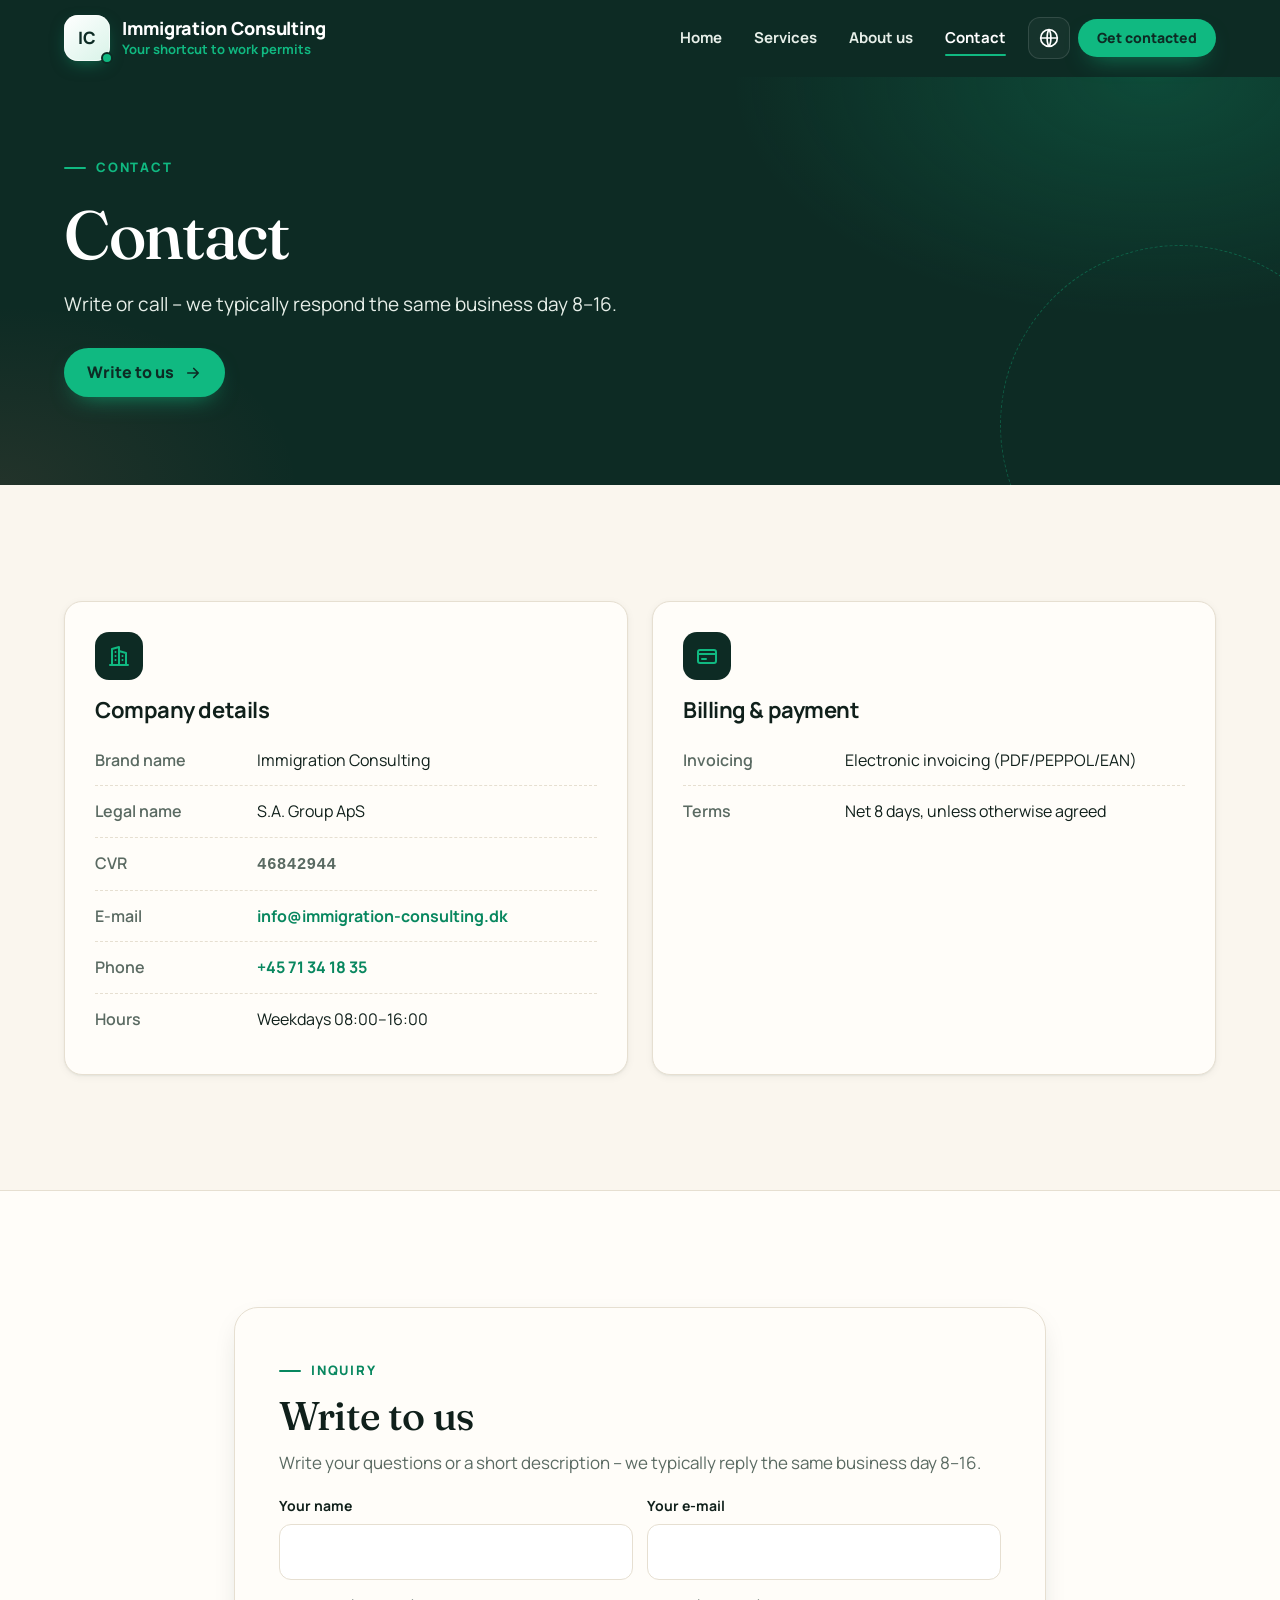
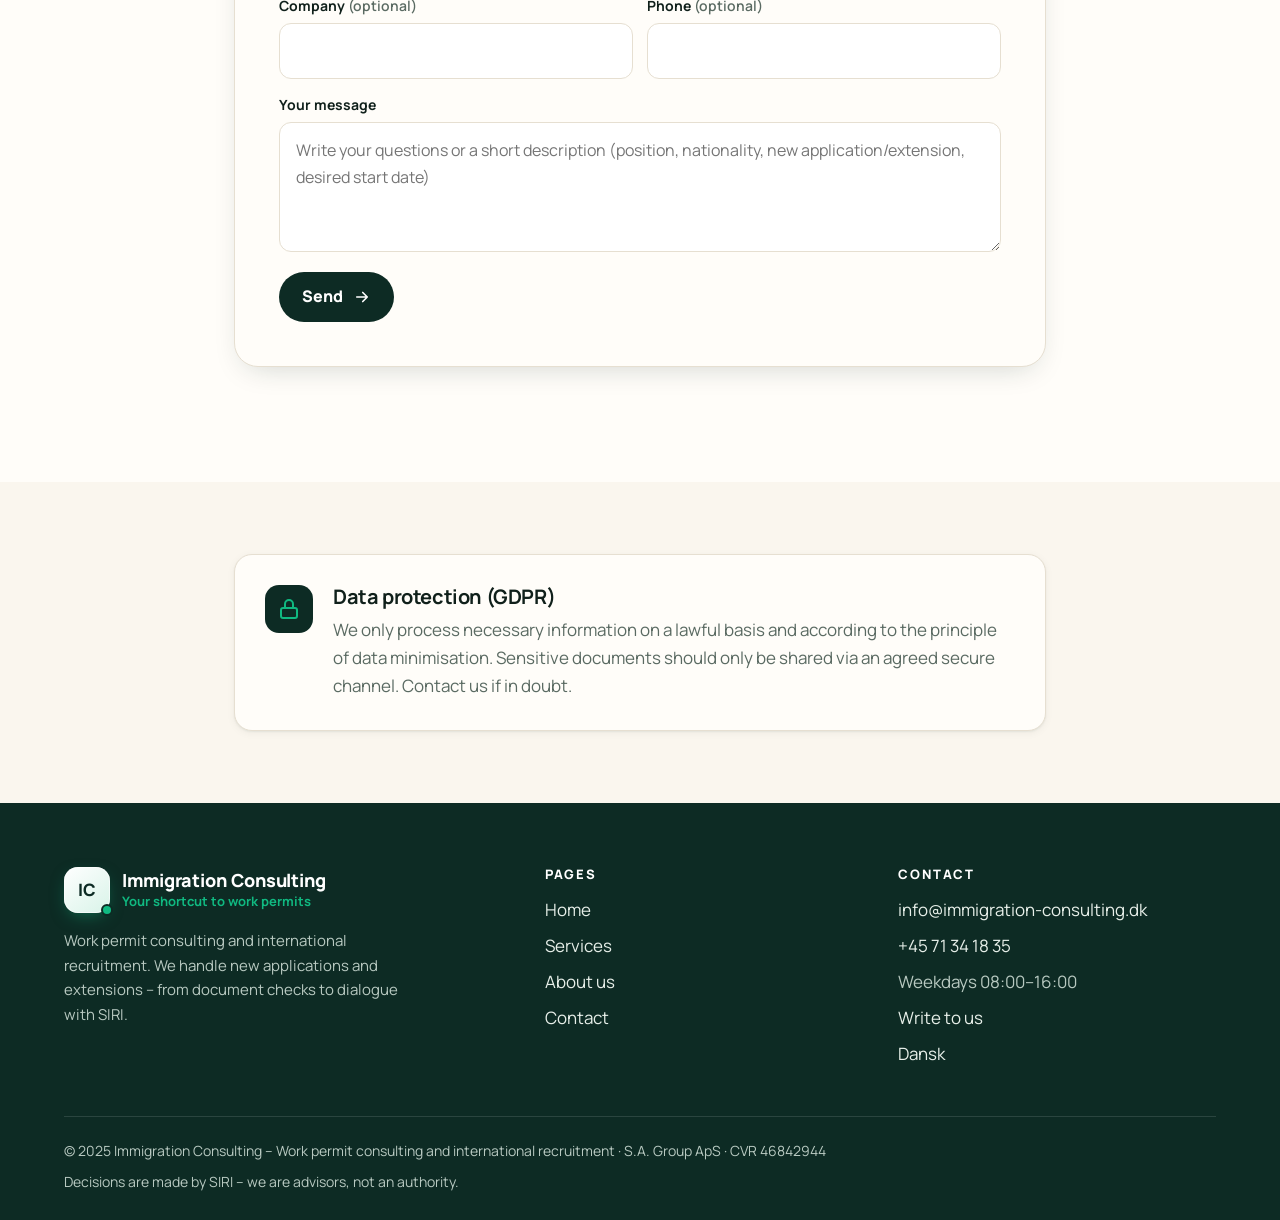
<file: en/contact.html>
<!DOCTYPE html>
<html lang="en">
<head>
<meta charset="UTF-8" />
<meta name="viewport" content="width=device-width, initial-scale=1" />
<meta name="google-site-verification" content="Nn6uQ1e_KspNJguZtL-yAKy2TcGXb15PsgEThNwapkY" />

<title>Contact – Immigration Consulting</title>
<meta name="description" content="Contact Immigration Consulting for work permit guidance. Find e-mail, phone, CVR and invoicing details. We typically respond the same business day 8–16." />
<meta name="author" content="Immigration Consulting" />

<!-- Canonical + hreflang -->
<link rel="canonical" href="https://immigration-consulting.dk/en/contact.html" />
<link rel="alternate" href="https://immigration-consulting.dk/kontakt.html" hreflang="da" />
<link rel="alternate" href="https://immigration-consulting.dk/en/contact.html" hreflang="en" />
<link rel="alternate" href="https://immigration-consulting.dk/" hreflang="x-default" />

<!-- Open Graph -->
<meta property="og:title" content="Contact – Immigration Consulting" />
<meta property="og:description" content="Write or call us about work permits. Company details, billing info and a quick contact form. We respond 8–16 the same business day." />
<meta property="og:type" content="website" />
<meta property="og:url" content="https://immigration-consulting.dk/en/contact.html" />
<meta property="og:image" content="https://immigration-consulting.dk/og-image.jpg" />
<meta property="og:locale" content="en_DK" />

<!-- Twitter Card -->
<meta name="twitter:card" content="summary_large_image" />
<meta name="twitter:title" content="Contact – Immigration Consulting" />
<meta name="twitter:description" content="Get in touch about work permits. Company details, billing info and a quick contact form." />
<meta name="twitter:image" content="https://immigration-consulting.dk/og-image.jpg" />

<!-- Temporary favicon (blue IC) -->
<link rel="icon" href="data:image/svg+xml,<svg xmlns=%22http://www.w3.org/2000/svg%22 viewBox=%220 0 100 100%22><rect width=%22100%22 height=%22100%22 rx=%2216%22 ry=%2216%22 fill=%22%231f3a8a%22/><text x=%2250%22 y=%2270%22 font-size=%2250%22 text-anchor=%22middle%22 fill=%22white%22 font-family=%22Arial,sans-serif%22>IC</text></svg>">

<meta name="theme-color" content="#0d2b24">
<link rel="icon" href="/favicon.svg" type="image/svg+xml">
<link rel="preload" href="/assets/fonts/manrope-latin.woff2" as="font" type="font/woff2" crossorigin>
<link rel="preload" href="/assets/fonts/fraunces-latin.woff2" as="font" type="font/woff2" crossorigin>
<link rel="stylesheet" href="/assets/css/site.css">
</head>
<body>

<a class="skip-link" href="#indhold">Skip to content</a>

<header class="site-header">
  <div class="nav container">
    <a class="brand" href="/en/index.html" aria-label="Immigration Consulting – home">
      <span class="logo" aria-hidden="true">IC</span>
      <span class="meta">
        <span class="brand-name">Immigration Consulting</span>
        <span class="tagline">Your shortcut to work permits</span>
      </span>
    </a>

    <div class="nav-right">
      <nav class="desktop-links" aria-label="Main navigation">
        <a href="/en/index.html">Home</a>
        <a href="/en/services.html">Services</a>
        <a href="/en/about.html">About us</a>
        <a href="/en/contact.html" aria-current="page">Contact</a>
      </nav>

      <div class="lang" id="langSwitch">
        <button class="lang-btn" type="button" aria-haspopup="true" aria-expanded="false" aria-label="Choose language">
          <svg viewBox="0 0 24 24" fill="none" stroke="currentColor" stroke-width="2" aria-hidden="true"><circle cx="12" cy="12" r="10"/><path d="M2 12h20M12 2c3 4 3 16 0 20M12 2c-3 4-3 16 0 20"/></svg>
        </button>
        <div class="lang-menu" role="menu">
          <a href="/kontakt.html" role="menuitem" hreflang="da" lang="da">Dansk</a>
          <a href="/en/contact.html" role="menuitem" hreflang="en" lang="en" aria-current="true">English</a>
        </div>
      </div>

      <a class="btn btn-primary btn-sm nav-cta" href="#write-to-us">Get contacted</a>

      <button class="menu-burger" id="menuBurger" type="button" aria-label="Open menu" aria-controls="drawer" aria-expanded="false">
        <svg viewBox="0 0 24 24" fill="none" stroke="currentColor" stroke-width="2" stroke-linecap="round" aria-hidden="true"><path d="M4 7h16M4 12h16M4 17h10"/></svg>
      </button>
    </div>
  </div>
</header>

<!-- Mobil drawer -->
<div class="backdrop" id="backdrop"></div>
<aside class="mobile-drawer" id="drawer" aria-hidden="true" aria-label="Mobile menu">
  <div class="drawer-head">
    <span>Menu</span>
    <button class="menu-burger" type="button" data-drawer-close aria-label="Close menu"><svg viewBox="0 0 24 24" fill="none" stroke="currentColor" stroke-width="2" stroke-linecap="round" aria-hidden="true"><path d="M6 6l12 12M18 6L6 18"/></svg></button>
  </div>
  <nav class="drawer-links">
    <a href="/en/index.html" data-drawer-close>Home</a>
    <a href="/en/services.html" data-drawer-close>Services</a>
    <a href="/en/about.html" data-drawer-close>About us</a>
    <a href="/en/contact.html" data-drawer-close aria-current="page">Contact</a>
    <div class="drawer-lang">
      <strong>Language</strong>
      <a href="/kontakt.html" hreflang="da" lang="da" data-drawer-close>Dansk</a>
      <a href="/en/contact.html" hreflang="en" lang="en" data-drawer-close>English</a>
    </div>
  </nav>
  <a class="btn btn-primary drawer-cta" href="#write-to-us" data-drawer-close>Get contacted <svg viewBox="0 0 24 24" fill="none" stroke="currentColor" stroke-width="2.2" stroke-linecap="round" stroke-linejoin="round" aria-hidden="true"><path d="M5 12h14M13 6l6 6-6 6"/></svg></a>
</aside>

<main id="indhold">
  <!-- HERO -->
  <section class="page-hero">
    <div class="container">
      <span class="eyebrow light reveal">Contact</span>
      <h1 class="reveal" data-delay="1">Contact</h1>
      <p class="reveal" data-delay="2">Write or call – we typically respond the same business day 8–16.</p>
      <div class="hero-actions reveal" data-delay="3"><a class="btn btn-primary" href="#write-to-us">Write to us <svg viewBox="0 0 24 24" fill="none" stroke="currentColor" stroke-width="2.2" stroke-linecap="round" stroke-linejoin="round" aria-hidden="true"><path d="M5 12h14M13 6l6 6-6 6"/></svg></a></div>
    </div>
  </section>

  <!-- Kontaktinformationer -->
  <section class="section">
    <div class="container">
      <div class="grid-2">
        <article class="card reveal" data-delay="1">
          <div class="card-icon"><svg viewBox="0 0 24 24" fill="none" stroke="currentColor" stroke-width="2" stroke-linecap="round" stroke-linejoin="round" aria-hidden="true"><path d="M3 21h18M5 21V5l7-2v18M19 21V9l-7-2"/><path d="M8.5 8h.01M8.5 12h.01M8.5 16h.01M15.5 12h.01M15.5 16h.01"/></svg></div>
          <h2 style="font-family:var(--sans);font-size:22px;font-weight:700;margin-bottom:12px">Company details</h2>
          <div class="kv"><span>Brand name</span><div>Immigration Consulting</div></div>
          <div class="kv"><span>Legal name</span><div>S.A. Group ApS</div></div>
          <div class="kv"><span>CVR</span><div><span class="mono">46842944</span></div></div>
          <div class="kv"><span>E-mail</span><div><a href="mailto:info@immigration-consulting.dk">info@immigration-consulting.dk</a></div></div>
          <div class="kv"><span>Phone</span><div><a href="tel:+4571341835">+45 71 34 18 35</a></div></div>
          <div class="kv"><span>Hours</span><div>Weekdays 08:00–16:00</div></div>
        </article>
        <article class="card reveal" data-delay="2">
          <div class="card-icon"><svg viewBox="0 0 24 24" fill="none" stroke="currentColor" stroke-width="2" stroke-linecap="round" stroke-linejoin="round" aria-hidden="true"><rect x="3" y="6" width="18" height="13" rx="2"/><path d="M3 10h18M7 15h4"/></svg></div>
          <h2 style="font-family:var(--sans);font-size:22px;font-weight:700;margin-bottom:12px">Billing & payment</h2>
          <div class="kv"><span>Invoicing</span><div>Electronic invoicing (PDF/PEPPOL/EAN)</div></div>
          <div class="kv"><span>Terms</span><div>Net 8 days, unless otherwise agreed</div></div>
        </article>
      </div>
    </div>
  </section>

  <!-- Skriv til os -->
  <section class="section bg-paper divider-top" id="write-to-us">
    <div class="container narrow">
      <div class="form-card reveal">
        <span class="eyebrow">Inquiry</span>
        <h2>Write to us</h2>
        <p class="muted">Write your questions or a short description – we typically reply the same business day 8–16.</p>
        <form name="quick-contact-en" method="POST" data-netlify="true" data-inline-success="true" netlify-honeypot="bot-field" class="form">
        <input type="hidden" name="form-name" value="quick-contact-en" />
        <p class="hp"><label>Don’t fill this out: <input name="bot-field" tabindex="-1" autocomplete="off" /></label></p>

        <div class="row">
          <div class="field">
            <label for="kontakt-name">Your name</label>
            <input id="kontakt-name" type="text" name="name" autocomplete="name" required />
          </div>
          <div class="field">
            <label for="kontakt-email">Your e-mail</label>
            <input id="kontakt-email" type="email" name="email" autocomplete="email" required />
          </div>
        </div>
        <div class="row">
          <div class="field">
            <label for="kontakt-company">Company <span class="opt">(optional)</span></label>
            <input id="kontakt-company" type="text" name="company" autocomplete="organization" />
          </div>
          <div class="field">
            <label for="kontakt-phone">Phone <span class="opt">(optional)</span></label>
            <input id="kontakt-phone" type="tel" name="phone" autocomplete="tel" />
          </div>
        </div>
        <div class="field">
          <label for="kontakt-message">Your message</label>
          <textarea id="kontakt-message" name="message" placeholder="Write your questions or a short description (position, nationality, new application/extension, desired start date)"></textarea>
        </div>

        <div class="form-actions">
          <button class="btn btn-dark" type="submit">Send <svg viewBox="0 0 24 24" fill="none" stroke="currentColor" stroke-width="2.2" stroke-linecap="round" stroke-linejoin="round" aria-hidden="true"><path d="M5 12h14M13 6l6 6-6 6"/></svg></button>
          
        </div>

        <div class="form-success" hidden role="status" aria-live="polite">
          <h4>Thank you!</h4>
          <p>Your message has been sent.</p>
        </div>
      </form>
      </div>
    </div>
  </section>

  <!-- Databeskyttelse -->
  <section class="section-tight">
    <div class="container narrow">
      <div class="card reveal" style="display:flex;gap:20px;align-items:flex-start">
        <div class="card-icon" style="flex:0 0 48px;margin:0"><svg viewBox="0 0 24 24" fill="none" stroke="currentColor" stroke-width="2" stroke-linecap="round" stroke-linejoin="round" aria-hidden="true"><rect x="4" y="11" width="16" height="10" rx="2"/><path d="M8 11V7a4 4 0 018 0v4"/></svg></div>
        <div>
          <h2 style="font-family:var(--sans);font-size:20px;font-weight:700;margin-bottom:8px">Data protection (GDPR)</h2>
          <p class="muted">We only process necessary information on a lawful basis and according to the principle of data minimisation. Sensitive documents should only be shared via an agreed secure channel. Contact us if in doubt.</p>
        </div>
      </div>
    </div>
  </section>

  <!-- Skjult “template form” til Netlify auto-detektion -->
  <form name="quick-contact-en" data-netlify="true" netlify-honeypot="bot-field" hidden>
    <input type="text" name="name" />
    <input type="text" name="email" />
    <input type="text" name="company" />
    <input type="text" name="phone" />
    <textarea name="message"></textarea>
  </form>
</main>

<footer class="site-footer">
  <div class="container">
    <div class="footer-grid">
      <div class="footer-brand">
        <a class="brand" href="/en/index.html" aria-label="Immigration Consulting – home">
      <span class="logo" aria-hidden="true">IC</span>
      <span class="meta">
        <span class="brand-name">Immigration Consulting</span>
        <span class="tagline">Your shortcut to work permits</span>
      </span>
    </a>
        <p>Work permit consulting and international recruitment. We handle new applications and extensions – from document checks to dialogue with SIRI.</p>
      </div>
      <nav aria-label="Pages">
        <h2>Pages</h2>
        <ul>
          <li><a href="/en/index.html">Home</a></li>
          <li><a href="/en/services.html">Services</a></li>
          <li><a href="/en/about.html">About us</a></li>
          <li><a href="/en/contact.html">Contact</a></li>
        </ul>
      </nav>
      <div>
        <h2>Contact</h2>
        <ul>
          <li><a href="mailto:info@immigration-consulting.dk">info@immigration-consulting.dk</a></li>
          <li><a href="tel:+4571341835">+45 71 34 18 35</a></li>
          <li>Weekdays 08:00–16:00</li>
          <li><a href="/en/contact.html#write-to-us">Write to us</a></li>
          <li><a href="/kontakt.html" hreflang="da">Dansk</a></li>
        </ul>
      </div>
    </div>
    <div class="footer-bottom">
      <span>© 2025 Immigration Consulting – Work permit consulting and international recruitment · S.A. Group ApS · CVR 46842944</span>
      <span>Decisions are made by SIRI – we are advisors, not an authority.</span>
    </div>
  </div>
</footer>

<script src="/assets/js/site.js" defer></script>
</body>
</html>
</file>
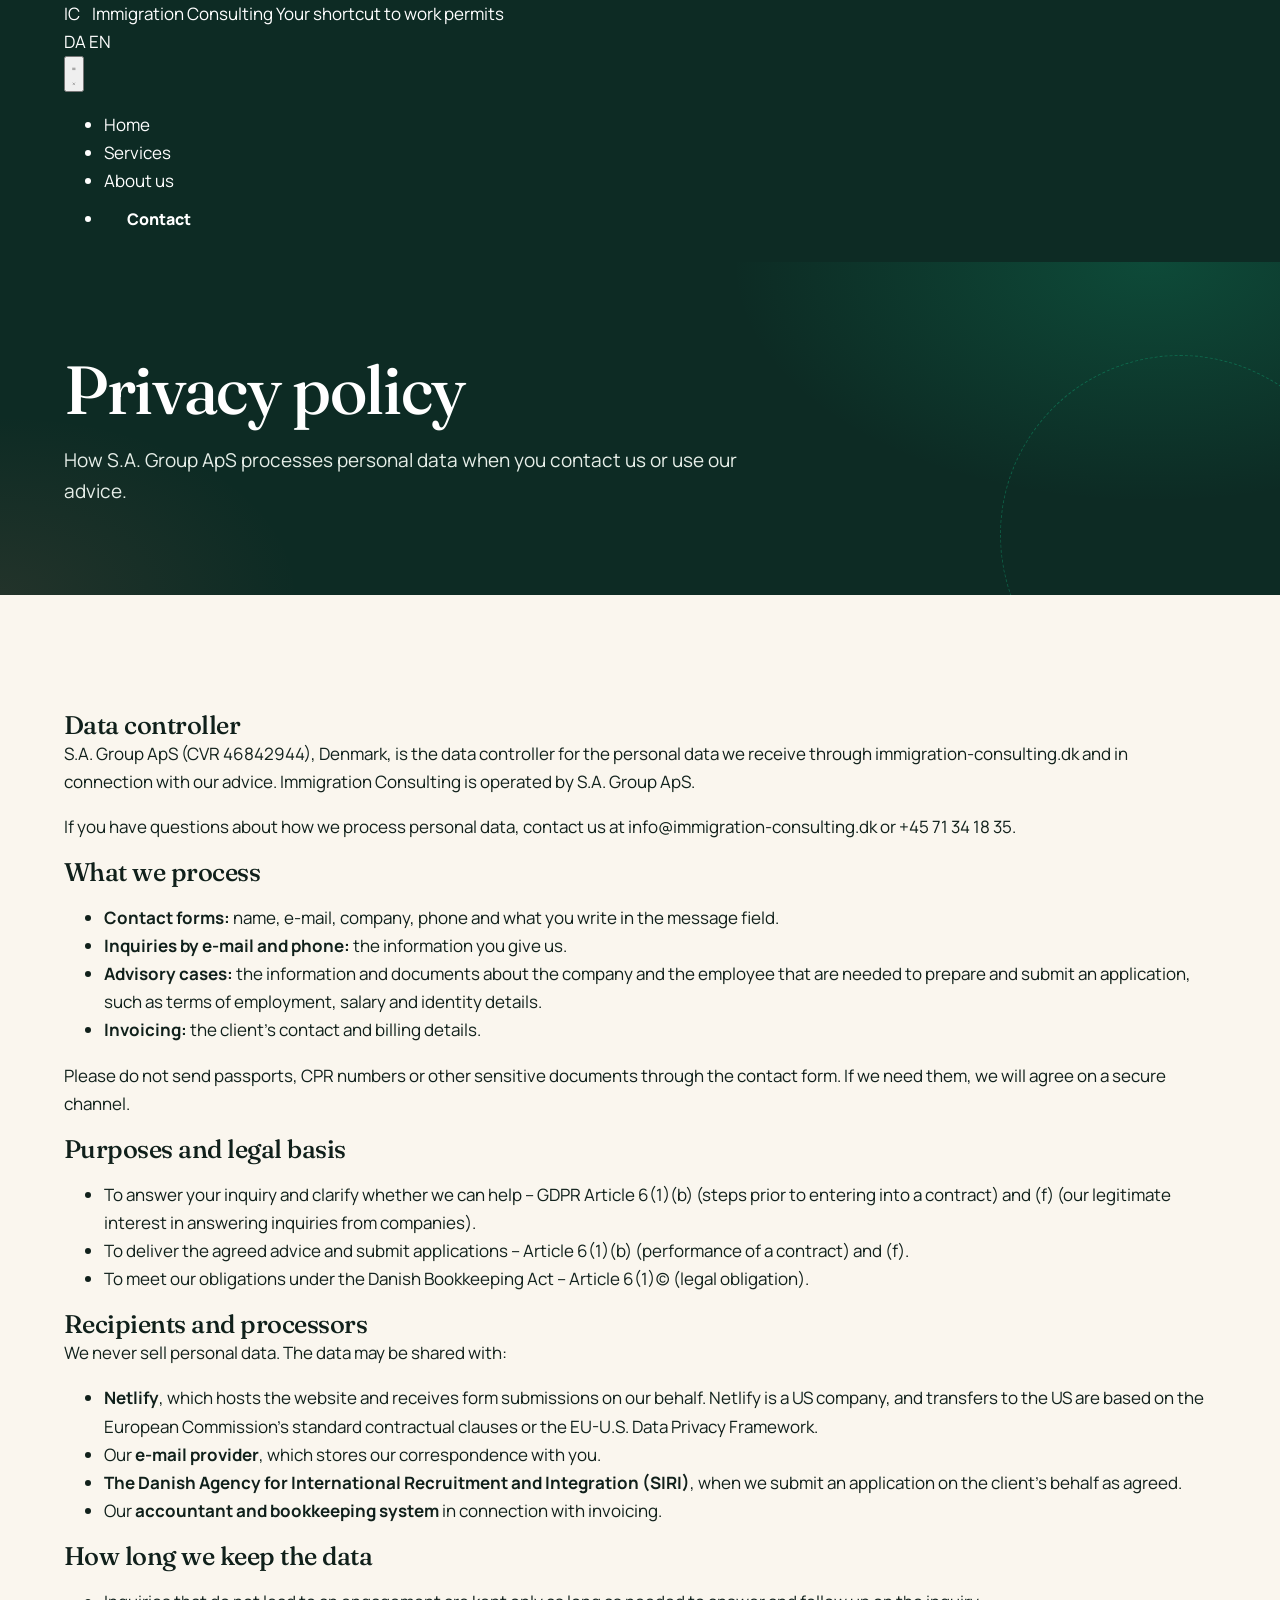
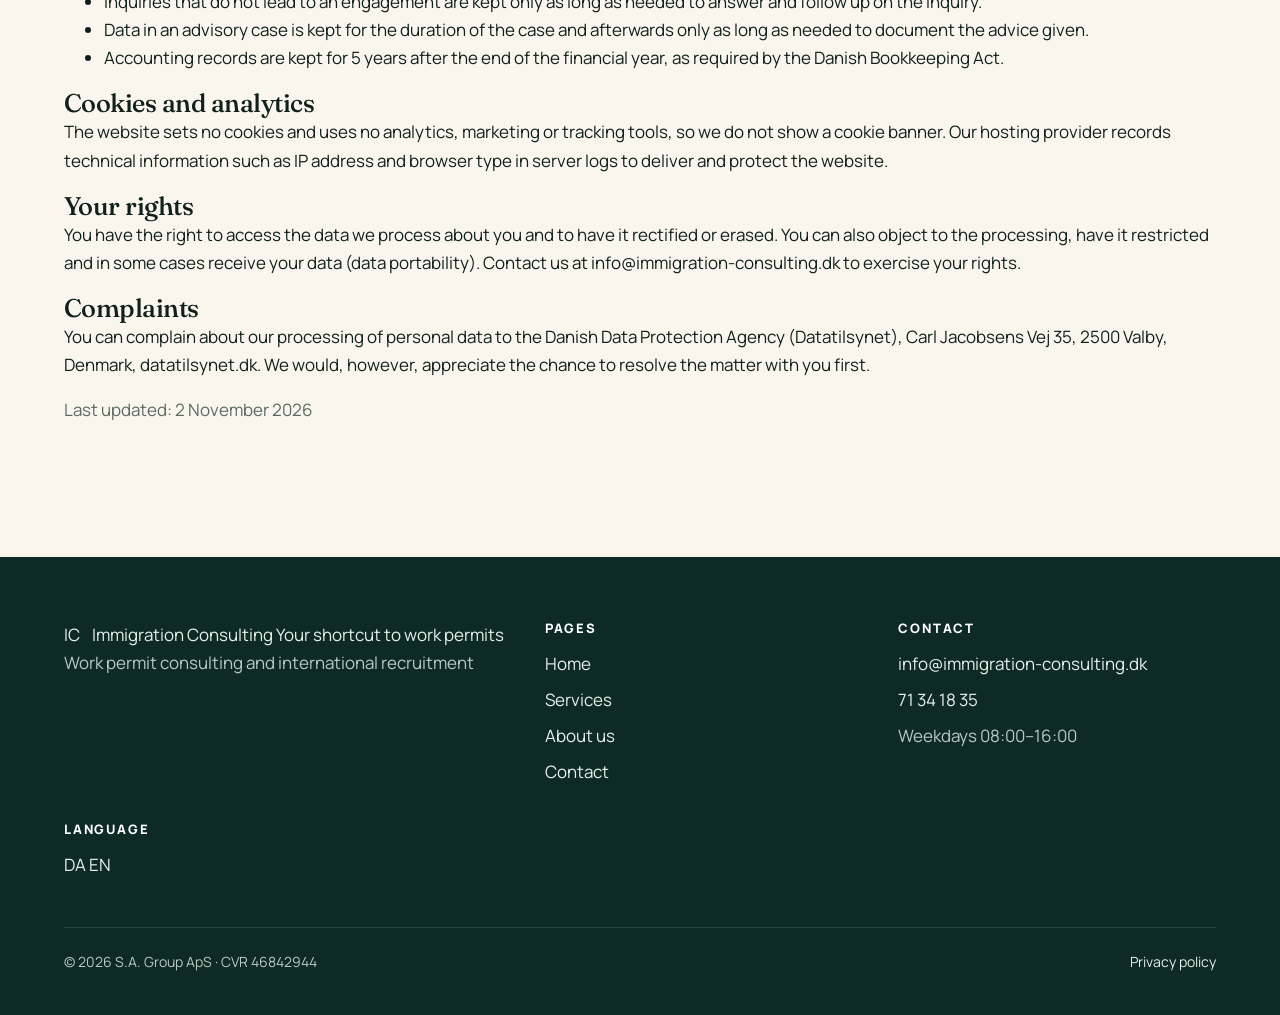
<file: en/privacy.html>
<!DOCTYPE html>
<html lang="en">
<head>
<meta charset="UTF-8">
<meta name="viewport" content="width=device-width, initial-scale=1">
<title>Privacy policy – Immigration Consulting</title>
<meta name="description" content="How S.A. Group ApS (Immigration Consulting) processes personal data from contact forms, inquiries and advisory cases.">
<link rel="canonical" href="https://immigration-consulting.dk/en/privacy.html">
<link rel="alternate" href="https://immigration-consulting.dk/privatlivspolitik.html" hreflang="da">
<link rel="alternate" href="https://immigration-consulting.dk/en/privacy.html" hreflang="en">
<link rel="alternate" href="https://immigration-consulting.dk/" hreflang="x-default">

<meta property="og:title" content="Privacy policy – Immigration Consulting">
<meta property="og:description" content="How S.A. Group ApS (Immigration Consulting) processes personal data from contact forms, inquiries and advisory cases.">
<meta property="og:type" content="website">
<meta property="og:url" content="https://immigration-consulting.dk/en/privacy.html">
<meta property="og:site_name" content="Immigration Consulting">
<meta property="og:locale" content="en_GB">
<meta name="twitter:card" content="summary">

<meta name="theme-color" content="#12233F">
<link rel="icon" href="data:image/svg+xml,%3Csvg xmlns='http://www.w3.org/2000/svg' viewBox='0 0 100 100'%3E%3Crect width='100' height='100' rx='20' ry='20' fill='%2312233F'/%3E%3Ctext x='50' y='64' font-size='42' font-weight='700' text-anchor='middle' fill='white' font-family='Arial, Helvetica, sans-serif'%3EIC%3C/text%3E%3C/svg%3E">
<link rel="stylesheet" href="/assets/css/site.css">
<script>document.documentElement.classList.add('js')</script>
<script src="/assets/js/site.js" defer></script>
</head>
<body>

<a class="skip-link" href="#main">Skip to content</a>

<header class="site-header">
  <div class="container site-header__inner">
    <a class="brand" href="/en/index.html" aria-label="Immigration Consulting – Home">
      <span class="brand__mark" aria-hidden="true">IC</span>
      <span class="brand__text">
        <span class="brand__name">Immigration Consulting</span>
        <span class="brand__tagline">Your shortcut to work permits</span>
      </span>
    </a>

    <div class="header-actions">
      <div class="lang-switch" role="group" aria-label="Choose language">
        <a href="/privatlivspolitik.html" hreflang="da" lang="da"><span aria-hidden="true">DA</span><span class="sr-only">Dansk</span></a>
        <span class="lang-switch__sep" aria-hidden="true"></span>
        <a href="/en/privacy.html" hreflang="en" lang="en" aria-current="true"><span aria-hidden="true">EN</span><span class="sr-only">English</span></a>
      </div>
      <button class="nav-toggle" type="button" data-nav-toggle aria-controls="site-nav" aria-expanded="false"
              aria-label="Open menu" data-label-open="Open menu" data-label-close="Close menu">
        <svg class="icon-open" viewBox="0 0 24 24" fill="none" stroke="currentColor" stroke-width="1.75" stroke-linecap="round" stroke-linejoin="round" aria-hidden="true" focusable="false"><path d="M4 7h16M4 12h16M4 17h16"/></svg>
        <svg class="icon-close" viewBox="0 0 24 24" fill="none" stroke="currentColor" stroke-width="1.75" stroke-linecap="round" stroke-linejoin="round" aria-hidden="true" focusable="false"><path d="M6 6l12 12M18 6L6 18"/></svg>
      </button>
    </div>

    <nav class="site-nav" id="site-nav" aria-label="Main navigation">
      <ul class="site-nav__list">
        <li><a class="site-nav__link" href="/en/index.html">Home</a></li>
        <li><a class="site-nav__link" href="/en/services.html">Services</a></li>
        <li><a class="site-nav__link" href="/en/about.html">About us</a></li>
        <li class="site-nav__item--cta"><a class="btn btn--primary btn--sm" href="/en/contact.html">Contact</a></li>
      </ul>
    </nav>
  </div>
</header>

<main id="main" tabindex="-1">
  <section class="page-hero">
    <div class="container">
      <h1>Privacy policy</h1>
      <p class="lead">How S.A. Group ApS processes personal data when you contact us or use our advice.</p>
    </div>
  </section>

  <section class="section section--surface">
    <div class="container container--narrow">
      <div class="prose">
        <h2>Data controller</h2>
        <p>S.A. Group ApS (CVR 46842944), Denmark, is the data controller for the personal data we receive through immigration-consulting.dk and in connection with our advice. Immigration Consulting is operated by S.A. Group ApS.</p>
        <p>If you have questions about how we process personal data, contact us at <a href="mailto:info@immigration-consulting.dk">info@immigration-consulting.dk</a> or <a href="tel:+4571341835">+45 71 34 18 35</a>.</p>

        <h2>What we process</h2>
        <ul>
          <li><strong>Contact forms:</strong> name, e-mail, company, phone and what you write in the message field.</li>
          <li><strong>Inquiries by e-mail and phone:</strong> the information you give us.</li>
          <li><strong>Advisory cases:</strong> the information and documents about the company and the employee that are needed to prepare and submit an application, such as terms of employment, salary and identity details.</li>
          <li><strong>Invoicing:</strong> the client's contact and billing details.</li>
        </ul>
        <p>Please do not send passports, CPR numbers or other sensitive documents through the contact form. If we need them, we will agree on a secure channel.</p>

        <h2>Purposes and legal basis</h2>
        <ul>
          <li>To answer your inquiry and clarify whether we can help – GDPR Article 6(1)(b) (steps prior to entering into a contract) and (f) (our legitimate interest in answering inquiries from companies).</li>
          <li>To deliver the agreed advice and submit applications – Article 6(1)(b) (performance of a contract) and (f).</li>
          <li>To meet our obligations under the Danish Bookkeeping Act – Article 6(1)(c) (legal obligation).</li>
        </ul>

        <h2>Recipients and processors</h2>
        <p>We never sell personal data. The data may be shared with:</p>
        <ul>
          <li><strong>Netlify</strong>, which hosts the website and receives form submissions on our behalf. Netlify is a US company, and transfers to the US are based on the European Commission's standard contractual clauses or the EU-U.S. Data Privacy Framework.</li>
          <li>Our <strong>e-mail provider</strong>, which stores our correspondence with you.</li>
          <li><strong>The Danish Agency for International Recruitment and Integration (SIRI)</strong>, when we submit an application on the client's behalf as agreed.</li>
          <li>Our <strong>accountant and bookkeeping system</strong> in connection with invoicing.</li>
        </ul>

        <h2>How long we keep the data</h2>
        <ul>
          <li>Inquiries that do not lead to an engagement are kept only as long as needed to answer and follow up on the inquiry.</li>
          <li>Data in an advisory case is kept for the duration of the case and afterwards only as long as needed to document the advice given.</li>
          <li>Accounting records are kept for 5 years after the end of the financial year, as required by the Danish Bookkeeping Act.</li>
        </ul>

        <h2>Cookies and analytics</h2>
        <p>The website sets no cookies and uses no analytics, marketing or tracking tools, so we do not show a cookie banner. Our hosting provider records technical information such as IP address and browser type in server logs to deliver and protect the website.</p>

        <h2>Your rights</h2>
        <p>You have the right to access the data we process about you and to have it rectified or erased. You can also object to the processing, have it restricted and in some cases receive your data (data portability). Contact us at <a href="mailto:info@immigration-consulting.dk">info@immigration-consulting.dk</a> to exercise your rights.</p>

        <h2>Complaints</h2>
        <p>You can complain about our processing of personal data to the Danish Data Protection Agency (Datatilsynet), Carl Jacobsens Vej 35, 2500 Valby, Denmark, <a href="https://www.datatilsynet.dk/english" rel="noopener">datatilsynet.dk</a>. We would, however, appreciate the chance to resolve the matter with you first.</p>

        <p class="muted small">Last updated: 2 November 2026</p>
      </div>
    </div>
  </section>
</main>

<footer class="site-footer">
  <div class="container">
    <div class="footer-grid">
      <div>
        <a class="brand" href="/en/index.html" aria-label="Immigration Consulting – Home">
      <span class="brand__mark" aria-hidden="true">IC</span>
      <span class="brand__text">
        <span class="brand__name">Immigration Consulting</span>
        <span class="brand__tagline">Your shortcut to work permits</span>
      </span>
    </a>
        <p class="footer-desc">Work permit consulting and international recruitment</p>
      </div>
      <nav aria-label="Footer pages">
        <h2 class="footer-title">Pages</h2>
        <ul class="footer-list">
          <li><a href="/en/index.html">Home</a></li>
          <li><a href="/en/services.html">Services</a></li>
          <li><a href="/en/about.html">About us</a></li>
          <li><a href="/en/contact.html">Contact</a></li>
        </ul>
      </nav>
      <div>
        <h2 class="footer-title">Contact</h2>
        <ul class="footer-list">
          <li><a href="mailto:info@immigration-consulting.dk">info@immigration-consulting.dk</a></li>
          <li><a href="tel:+4571341835">71 34 18 35</a></li>
          <li><span>Weekdays 08:00–16:00</span></li>
        </ul>
      </div>
      <div>
        <h2 class="footer-title">Language</h2>
        <div class="lang-switch" role="group" aria-label="Choose language">
        <a href="/privatlivspolitik.html" hreflang="da" lang="da"><span aria-hidden="true">DA</span><span class="sr-only">Dansk</span></a>
        <span class="lang-switch__sep" aria-hidden="true"></span>
        <a href="/en/privacy.html" hreflang="en" lang="en" aria-current="true"><span aria-hidden="true">EN</span><span class="sr-only">English</span></a>
      </div>
      </div>
    </div>

    <div class="footer-bottom">
      <p>© <span data-year>2026</span> S.A. Group ApS · CVR 46842944</p>
      <ul class="footer-legal">
        <li><a href="/en/privacy.html" aria-current="page">Privacy policy</a></li>
      </ul>
    </div>
  </div>
</footer>

</body>
</html>
</file>
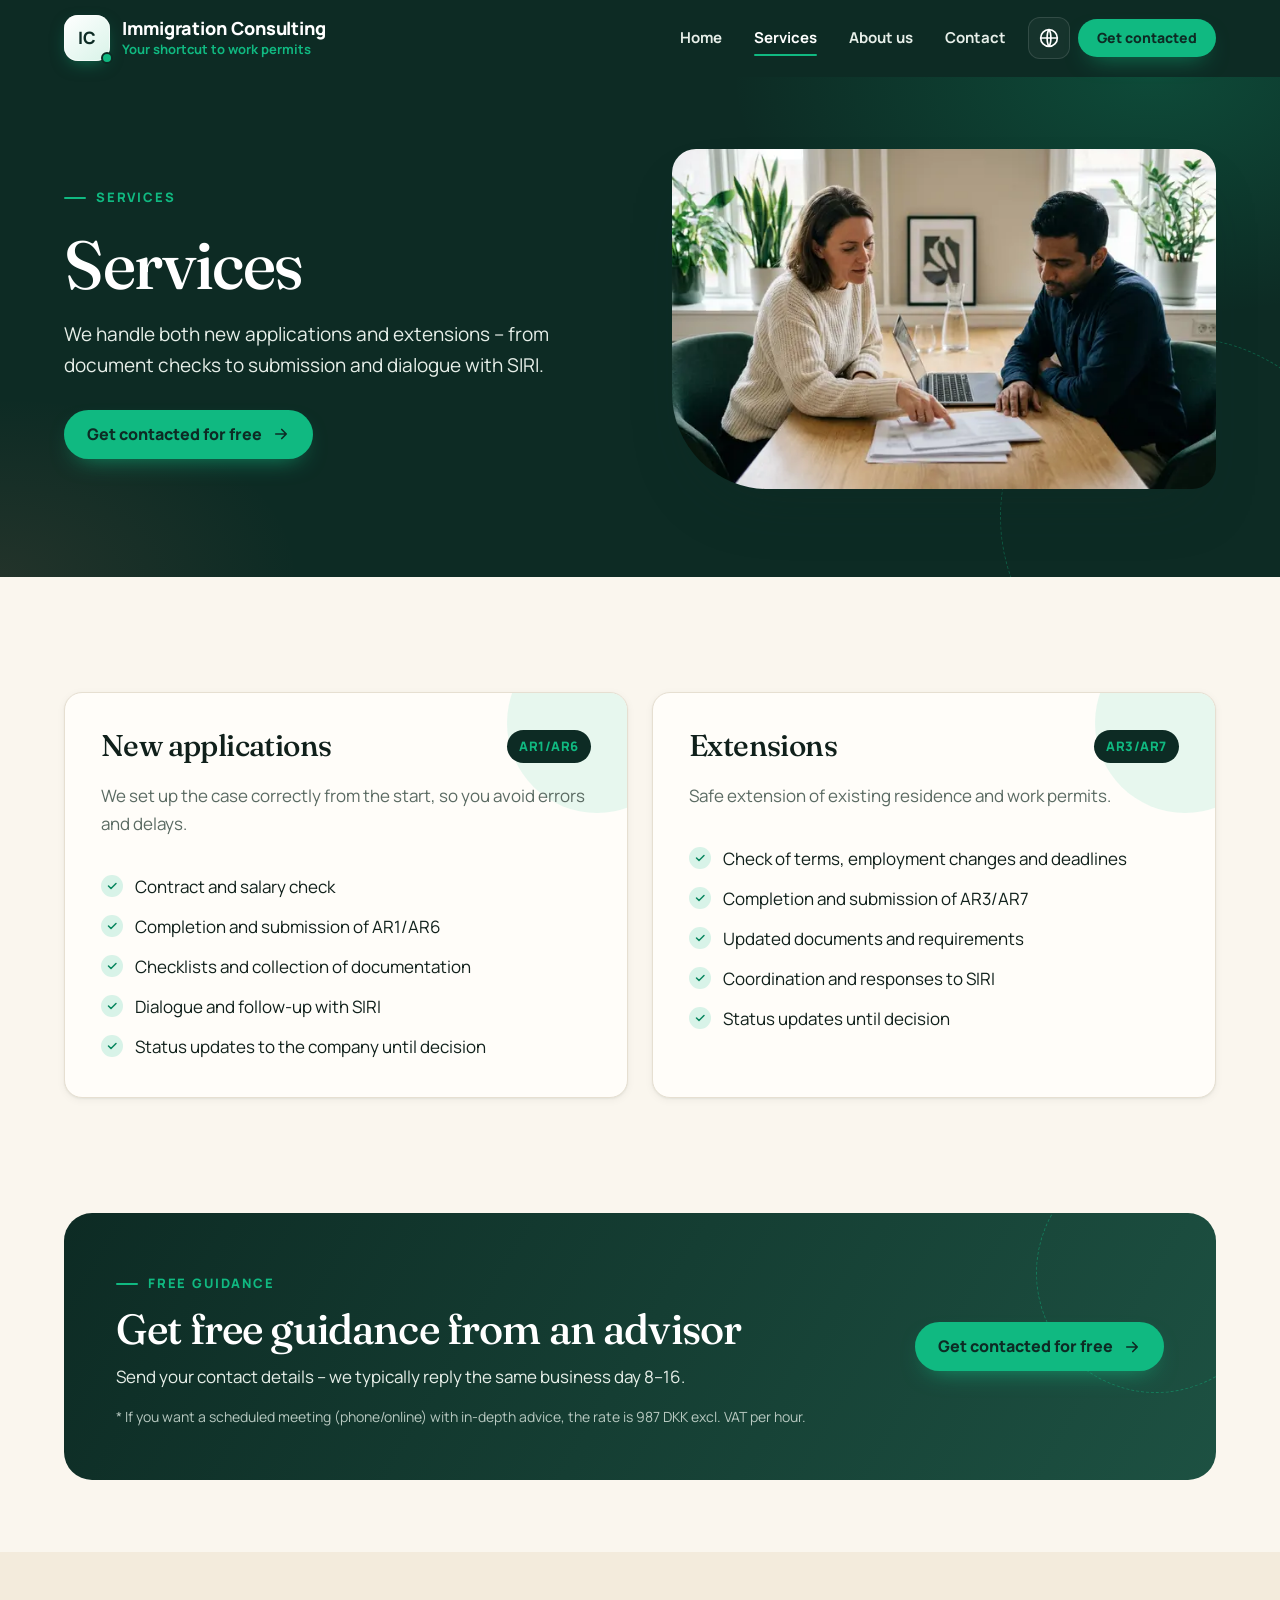
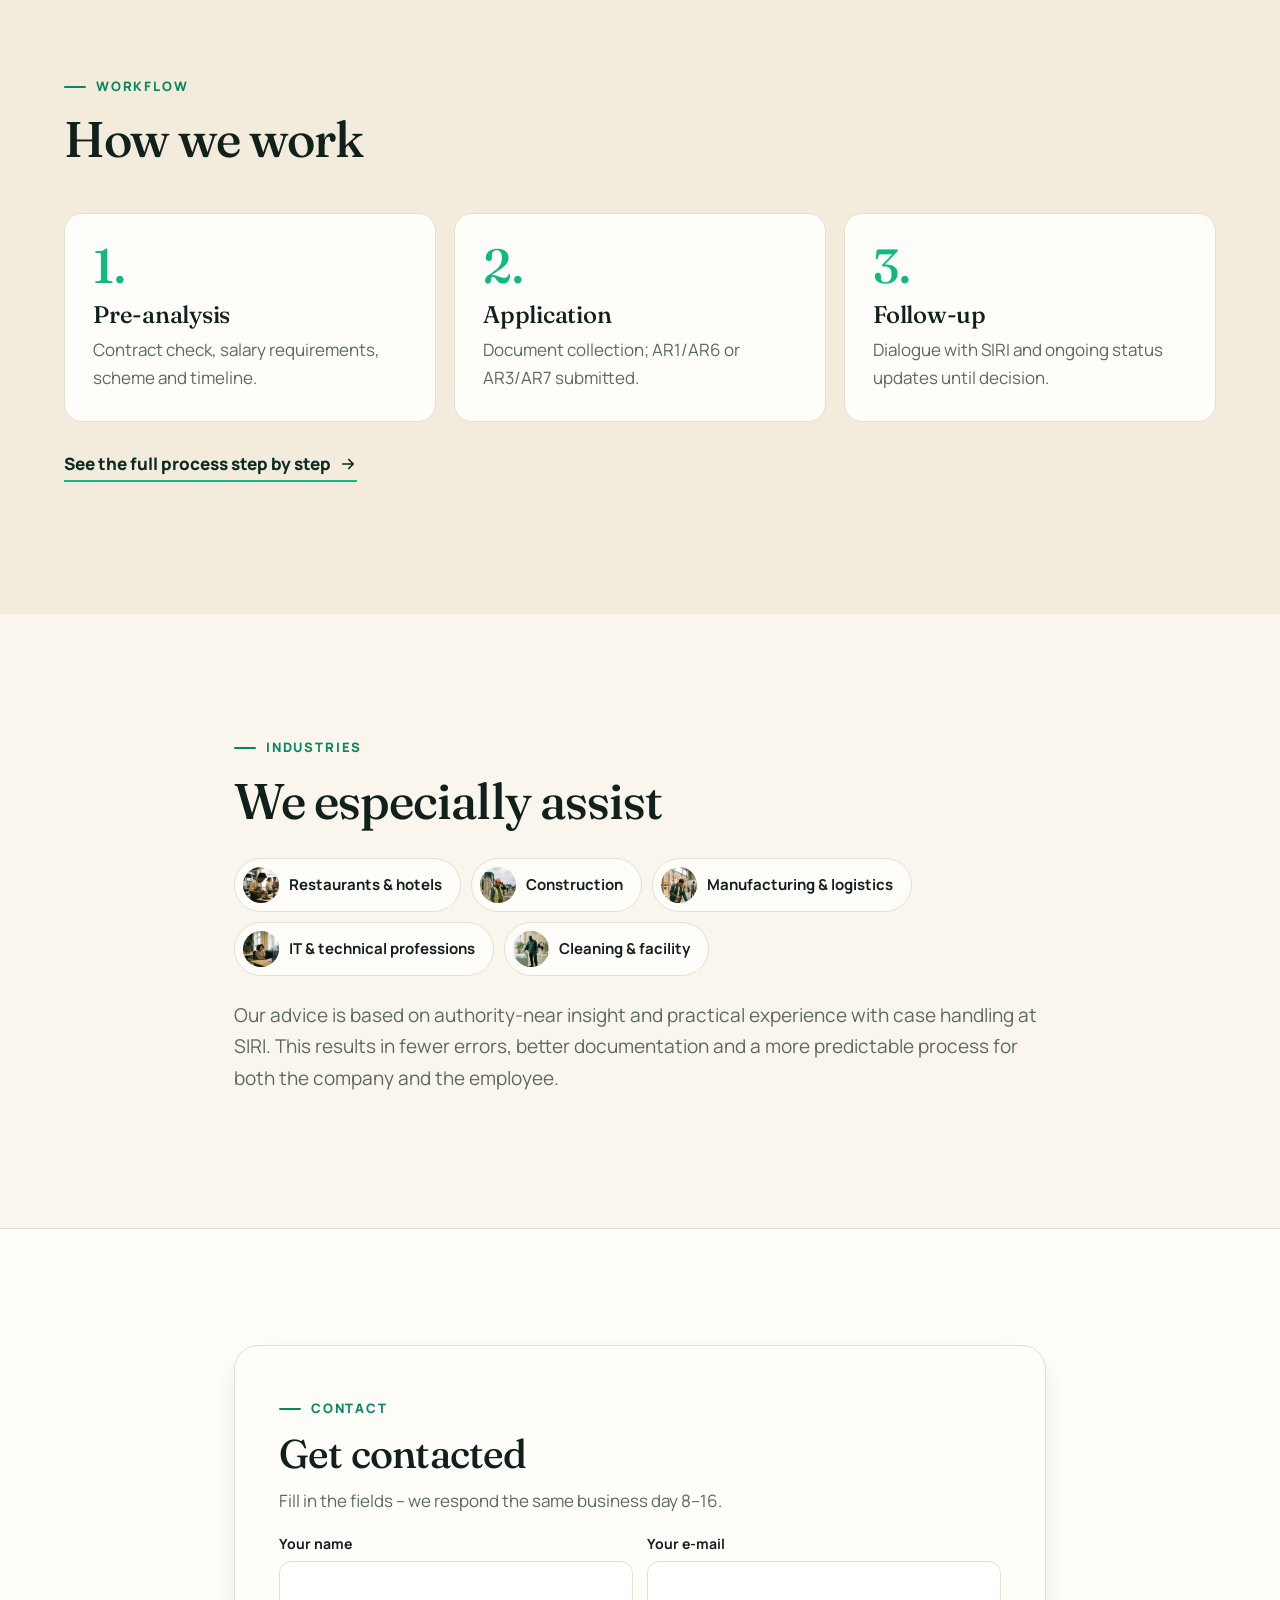
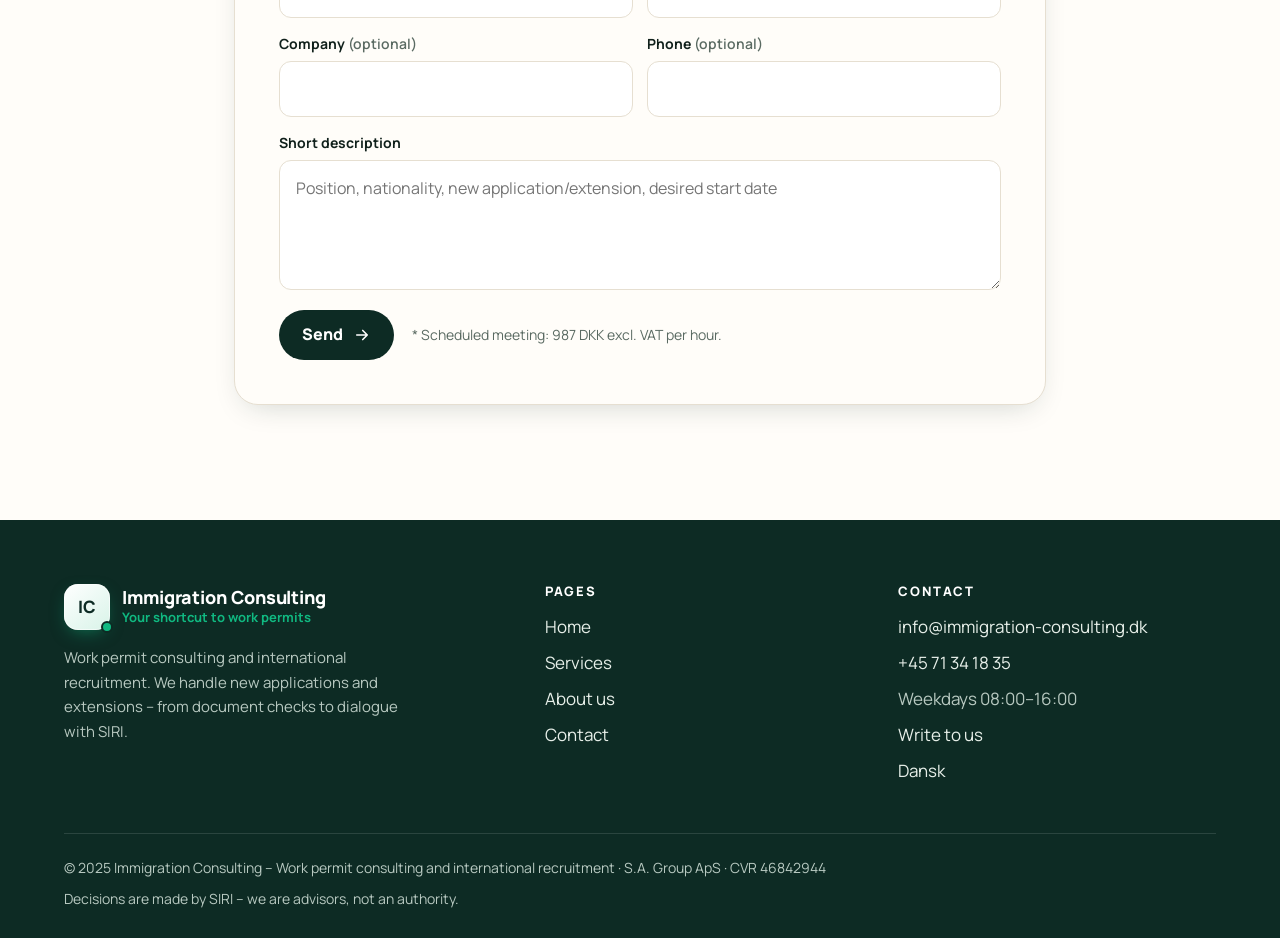
<file: en/services.html>
<!DOCTYPE html>
<html lang="en">
<head>
<meta charset="UTF-8" />
<meta name="viewport" content="width=device-width, initial-scale=1" />
<meta name="google-site-verification" content="Nn6uQ1e_KspNJguZtL-yAKy2TcGXb15PsgEThNwapkY" />

<title>Services – Immigration Consulting</title>
<meta name="description" content="We help with work permits – both new applications and extensions. Get your case set up correctly and enjoy a predictable process from start to decision.">
<meta name="author" content="Immigration Consulting" />

<!-- Canonical + hreflang -->
<link rel="canonical" href="https://immigration-consulting.dk/en/services.html" />
<link rel="alternate" href="https://immigration-consulting.dk/ydelser.html" hreflang="da" />
<link rel="alternate" href="https://immigration-consulting.dk/en/services.html" hreflang="en" />
<link rel="alternate" href="https://immigration-consulting.dk/" hreflang="x-default" />

<!-- Open Graph -->
<meta property="og:title" content="Services – Immigration Consulting" />
<meta property="og:description" content="We help with work permits – new applications and extensions. Correct setup, clear deliverables, predictable process." />
<meta property="og:type" content="website" />
<meta property="og:url" content="https://immigration-consulting.dk/en/services.html" />
<meta property="og:image" content="https://immigration-consulting.dk/og-image.jpg" />
<meta property="og:locale" content="en_DK" />

<!-- Twitter Card -->
<meta name="twitter:card" content="summary_large_image" />
<meta name="twitter:title" content="Services – Immigration Consulting" />
<meta name="twitter:description" content="Work permits made simple: new applications and extensions handled end-to-end." />
<meta name="twitter:image" content="https://immigration-consulting.dk/og-image.jpg" />

<!-- Temporary favicon -->
<link rel="icon" href="data:image/svg+xml,<svg xmlns=%22http://www.w3.org/2000/svg%22 viewBox=%220 0 100 100%22><rect width=%22100%22 height=%22100%22 rx=%2216%22 ry=%2216%22 fill=%22%231f3a8a%22/><text x=%2250%22 y=%2270%22 font-size=%2250%22 text-anchor=%22middle%22 fill=%22white%22 font-family=%22Arial,sans-serif%22>IC</text></svg>">

<meta name="theme-color" content="#0d2b24">
<link rel="icon" href="/favicon.svg" type="image/svg+xml">
<link rel="preload" href="/assets/fonts/manrope-latin.woff2" as="font" type="font/woff2" crossorigin>
<link rel="preload" href="/assets/fonts/fraunces-latin.woff2" as="font" type="font/woff2" crossorigin>
<link rel="stylesheet" href="/assets/css/site.css">
</head>
<body>

<a class="skip-link" href="#indhold">Skip to content</a>

<header class="site-header">
  <div class="nav container">
    <a class="brand" href="/en/index.html" aria-label="Immigration Consulting – home">
      <span class="logo" aria-hidden="true">IC</span>
      <span class="meta">
        <span class="brand-name">Immigration Consulting</span>
        <span class="tagline">Your shortcut to work permits</span>
      </span>
    </a>

    <div class="nav-right">
      <nav class="desktop-links" aria-label="Main navigation">
        <a href="/en/index.html">Home</a>
        <a href="/en/services.html" aria-current="page">Services</a>
        <a href="/en/about.html">About us</a>
        <a href="/en/contact.html">Contact</a>
      </nav>

      <div class="lang" id="langSwitch">
        <button class="lang-btn" type="button" aria-haspopup="true" aria-expanded="false" aria-label="Choose language">
          <svg viewBox="0 0 24 24" fill="none" stroke="currentColor" stroke-width="2" aria-hidden="true"><circle cx="12" cy="12" r="10"/><path d="M2 12h20M12 2c3 4 3 16 0 20M12 2c-3 4-3 16 0 20"/></svg>
        </button>
        <div class="lang-menu" role="menu">
          <a href="/ydelser.html" role="menuitem" hreflang="da" lang="da">Dansk</a>
          <a href="/en/services.html" role="menuitem" hreflang="en" lang="en" aria-current="true">English</a>
        </div>
      </div>

      <a class="btn btn-primary btn-sm nav-cta" href="#start">Get contacted</a>

      <button class="menu-burger" id="menuBurger" type="button" aria-label="Open menu" aria-controls="drawer" aria-expanded="false">
        <svg viewBox="0 0 24 24" fill="none" stroke="currentColor" stroke-width="2" stroke-linecap="round" aria-hidden="true"><path d="M4 7h16M4 12h16M4 17h10"/></svg>
      </button>
    </div>
  </div>
</header>

<!-- Mobil drawer -->
<div class="backdrop" id="backdrop"></div>
<aside class="mobile-drawer" id="drawer" aria-hidden="true" aria-label="Mobile menu">
  <div class="drawer-head">
    <span>Menu</span>
    <button class="menu-burger" type="button" data-drawer-close aria-label="Close menu"><svg viewBox="0 0 24 24" fill="none" stroke="currentColor" stroke-width="2" stroke-linecap="round" aria-hidden="true"><path d="M6 6l12 12M18 6L6 18"/></svg></button>
  </div>
  <nav class="drawer-links">
    <a href="/en/index.html" data-drawer-close>Home</a>
    <a href="/en/services.html" data-drawer-close aria-current="page">Services</a>
    <a href="/en/about.html" data-drawer-close>About us</a>
    <a href="/en/contact.html" data-drawer-close>Contact</a>
    <div class="drawer-lang">
      <strong>Language</strong>
      <a href="/ydelser.html" hreflang="da" lang="da" data-drawer-close>Dansk</a>
      <a href="/en/services.html" hreflang="en" lang="en" data-drawer-close>English</a>
    </div>
  </nav>
  <a class="btn btn-primary drawer-cta" href="#start" data-drawer-close>Get contacted <svg viewBox="0 0 24 24" fill="none" stroke="currentColor" stroke-width="2.2" stroke-linecap="round" stroke-linejoin="round" aria-hidden="true"><path d="M5 12h14M13 6l6 6-6 6"/></svg></a>
</aside>

<main id="indhold">
  <!-- HERO -->
  <section class="page-hero">
    <div class="container page-hero-split">
      <div>
        <span class="eyebrow light reveal">Services</span>
        <h1 class="reveal" data-delay="1">Services</h1>
        <p class="reveal" data-delay="2">We handle both new applications and extensions – from document checks to submission and dialogue with SIRI.</p>
        <div class="hero-actions reveal" data-delay="3"><a class="btn btn-primary" href="#start">Get contacted for free <svg viewBox="0 0 24 24" fill="none" stroke="currentColor" stroke-width="2.2" stroke-linecap="round" stroke-linejoin="round" aria-hidden="true"><path d="M5 12h14M13 6l6 6-6 6"/></svg></a></div>
      </div>
      <div class="page-hero-img">
        <img src="/assets/img/dokumentgennemgang-1100.webp" srcset="/assets/img/dokumentgennemgang-640.webp 640w, /assets/img/dokumentgennemgang-1100.webp 1100w" sizes="(min-width: 960px) 560px, 92vw" alt="An advisor reviewing application documents with an international client" width="1100" height="738" fetchpriority="high">
      </div>
    </div>
  </section>

  <!-- Services -->
  <section class="section">
    <div class="container">
      <div class="grid-2">
        <article class="card card-hover service reveal" data-delay="1">
          <div class="service-top"><h2 class="display" style="font-size:30px">New applications</h2><span class="pill">AR1/AR6</span></div>
          <p class="muted">We set up the case correctly from the start, so you avoid errors and delays.</p>
          <ul class="list">
            <li>Contract and salary check</li>
            <li>Completion and submission of AR1/AR6</li>
            <li>Checklists and collection of documentation</li>
            <li>Dialogue and follow-up with SIRI</li>
            <li>Status updates to the company until decision</li>
          </ul>
        </article>
        <article class="card card-hover service reveal" data-delay="2">
          <div class="service-top"><h2 class="display" style="font-size:30px">Extensions</h2><span class="pill">AR3/AR7</span></div>
          <p class="muted">Safe extension of existing residence and work permits.</p>
          <ul class="list">
            <li>Check of terms, employment changes and deadlines</li>
            <li>Completion and submission of AR3/AR7</li>
            <li>Updated documents and requirements</li>
            <li>Coordination and responses to SIRI</li>
            <li>Status updates until decision</li>
          </ul>
        </article>
      </div>
    </div>
  </section>

  <!-- CTA – Gratis vejledning -->
  <section class="section-tight" style="padding-top:0">
    <div class="container">
      <div class="cta-band reveal">
        <div>
          <span class="eyebrow light">Free guidance</span>
          <h2>Get free guidance from an advisor</h2>
          <p>Send your contact details – we typically reply the same business day 8–16.</p>
          <p class="cta-sub">* If you want a scheduled meeting (phone/online) with in-depth advice, the rate is 987 DKK excl. VAT per hour.</p>
        </div>
        <a class="btn btn-primary" href="#start">Get contacted for free <svg viewBox="0 0 24 24" fill="none" stroke="currentColor" stroke-width="2.2" stroke-linecap="round" stroke-linejoin="round" aria-hidden="true"><path d="M5 12h14M13 6l6 6-6 6"/></svg></a>
      </div>
    </div>
  </section>

  <!-- Steps -->
  <section class="section bg-sand">
    <div class="container">
      <div class="section-head reveal">
        <span class="eyebrow">Workflow</span>
        <h2>How we work</h2>
      </div>
      <ol class="mini-steps">
        <li class="mini-step reveal" data-delay="1"><span class="n">1.</span><h3>Pre-analysis</h3><p>Contract check, salary requirements, scheme and timeline.</p></li>
        <li class="mini-step reveal" data-delay="2"><span class="n">2.</span><h3>Application</h3><p>Document collection; AR1/AR6 or AR3/AR7 submitted.</p></li>
        <li class="mini-step reveal" data-delay="3"><span class="n">3.</span><h3>Follow-up</h3><p>Dialogue with SIRI and ongoing status updates until decision.</p></li>
      </ol>
      <p style="margin-top:28px" class="reveal"><a class="link-arrow" href="/en/index.html#process">See the full process step by step <svg width="18" height="18" viewBox="0 0 24 24" fill="none" stroke="currentColor" stroke-width="2.2" stroke-linecap="round" stroke-linejoin="round" aria-hidden="true"><path d="M5 12h14M13 6l6 6-6 6"/></svg></a></p>
    </div>
  </section>

  <!-- Sektorer -->
  <section class="section">
    <div class="container narrow">
      <div class="section-head reveal" style="margin-bottom:28px">
        <span class="eyebrow">Industries</span>
        <h2>We especially assist</h2>
      </div>
      <ul class="chips reveal">
        <li class="chip"><img src="/assets/img/branche-restaurant-420.webp" alt="" width="36" height="36" loading="lazy" decoding="async">Restaurants & hotels</li>
        <li class="chip"><img src="/assets/img/branche-construction-420.webp" alt="" width="36" height="36" loading="lazy" decoding="async">Construction</li>
        <li class="chip"><img src="/assets/img/branche-production-420.webp" alt="" width="36" height="36" loading="lazy" decoding="async">Manufacturing & logistics</li>
        <li class="chip"><img src="/assets/img/branche-it-420.webp" alt="" width="36" height="36" loading="lazy" decoding="async">IT & technical professions</li>
        <li class="chip"><img src="/assets/img/branche-cleaning-420.webp" alt="" width="36" height="36" loading="lazy" decoding="async">Cleaning & facility</li>
      </ul>
      <p class="lead reveal">Our advice is based on authority-near insight and practical experience with case handling at SIRI. This results in fewer errors, better documentation and a more predictable process for both the company and the employee.</p>
    </div>
  </section>

  <!-- Kontaktformular -->
  <section class="section bg-paper divider-top" id="start">
    <div class="container narrow">
      <div class="form-card reveal">
        <span class="eyebrow">Contact</span>
        <h2>Get contacted</h2>
        <p class="muted">Fill in the fields – we respond the same business day 8–16.</p>
        <form name="contact-request-en" method="POST" data-netlify="true" data-inline-success="true" netlify-honeypot="bot-field" class="form">
        <input type="hidden" name="form-name" value="contact-request-en" />
        <p class="hp"><label>Don’t fill this out: <input name="bot-field" tabindex="-1" autocomplete="off" /></label></p>

        <div class="row">
          <div class="field">
            <label for="svc-name">Your name</label>
            <input id="svc-name" type="text" name="name" autocomplete="name" required />
          </div>
          <div class="field">
            <label for="svc-email">Your e-mail</label>
            <input id="svc-email" type="email" name="email" autocomplete="email" required />
          </div>
        </div>
        <div class="row">
          <div class="field">
            <label for="svc-company">Company <span class="opt">(optional)</span></label>
            <input id="svc-company" type="text" name="company" autocomplete="organization" />
          </div>
          <div class="field">
            <label for="svc-phone">Phone <span class="opt">(optional)</span></label>
            <input id="svc-phone" type="tel" name="phone" autocomplete="tel" />
          </div>
        </div>
        <div class="field">
          <label for="svc-message">Short description</label>
          <textarea id="svc-message" name="message" placeholder="Position, nationality, new application/extension, desired start date"></textarea>
        </div>

        <div class="form-actions">
          <button class="btn btn-dark" type="submit">Send <svg viewBox="0 0 24 24" fill="none" stroke="currentColor" stroke-width="2.2" stroke-linecap="round" stroke-linejoin="round" aria-hidden="true"><path d="M5 12h14M13 6l6 6-6 6"/></svg></button>
          <p class="muted">* Scheduled meeting: 987 DKK excl. VAT per hour.</p>
        </div>

        <div class="form-success" hidden role="status" aria-live="polite">
          <h4>Thank you for your message!</h4>
          <p>Your inquiry has been sent.</p>
        </div>
      </form>
      </div>
    </div>
  </section>

  <!-- Skjult template form (sikrer autodetektion ved deploy) -->
  <form name="contact-request-en" data-netlify="true" netlify-honeypot="bot-field" hidden>
    <input type="text" name="name" />
    <input type="text" name="email" />
    <input type="text" name="company" />
    <input type="text" name="phone" />
    <textarea name="message"></textarea>
  </form>
</main>

<footer class="site-footer">
  <div class="container">
    <div class="footer-grid">
      <div class="footer-brand">
        <a class="brand" href="/en/index.html" aria-label="Immigration Consulting – home">
      <span class="logo" aria-hidden="true">IC</span>
      <span class="meta">
        <span class="brand-name">Immigration Consulting</span>
        <span class="tagline">Your shortcut to work permits</span>
      </span>
    </a>
        <p>Work permit consulting and international recruitment. We handle new applications and extensions – from document checks to dialogue with SIRI.</p>
      </div>
      <nav aria-label="Pages">
        <h2>Pages</h2>
        <ul>
          <li><a href="/en/index.html">Home</a></li>
          <li><a href="/en/services.html">Services</a></li>
          <li><a href="/en/about.html">About us</a></li>
          <li><a href="/en/contact.html">Contact</a></li>
        </ul>
      </nav>
      <div>
        <h2>Contact</h2>
        <ul>
          <li><a href="mailto:info@immigration-consulting.dk">info@immigration-consulting.dk</a></li>
          <li><a href="tel:+4571341835">+45 71 34 18 35</a></li>
          <li>Weekdays 08:00–16:00</li>
          <li><a href="/en/contact.html#write-to-us">Write to us</a></li>
          <li><a href="/ydelser.html" hreflang="da">Dansk</a></li>
        </ul>
      </div>
    </div>
    <div class="footer-bottom">
      <span>© 2025 Immigration Consulting – Work permit consulting and international recruitment · S.A. Group ApS · CVR 46842944</span>
      <span>Decisions are made by SIRI – we are advisors, not an authority.</span>
    </div>
  </div>
</footer>

<script src="/assets/js/site.js" defer></script>
</body>
</html>
</file>
<file: assets/css/site.css>
/* Immigration Consulting – fælles designsystem (DA + EN) */

@font-face{font-family:"Fraunces";src:url("/assets/fonts/fraunces-latin.woff2") format("woff2");font-weight:400 600;font-style:normal;font-display:swap}
@font-face{font-family:"Manrope";src:url("/assets/fonts/manrope-latin.woff2") format("woff2");font-weight:400 800;font-style:normal;font-display:swap}

:root{
  /* Brand */
  --forest:#0d2b24;        /* dyb mørkegrøn – primær */
  --forest-2:#143d33;
  --forest-3:#1d5142;
  --mint:#10b981;          /* eksisterende grøn/turkis brandfarve (tagline) */
  --mint-soft:#d8f3e8;
  --mint-ink:#08875f;      /* mørkere variant til tekst på lys baggrund */
  --cream:#faf6ee;         /* varm off-white baggrund */
  --paper:#fffdf9;
  --sand:#e9dcc4;
  --sand-2:#f3ebdc;
  --coral:#e07a5f;         /* diskret sekundær accent */
  --coral-ink:#b4532f;

  --ink:#10201b;
  --muted:#5a6a62;
  --on-dark:#e7efe9;
  --on-dark-muted:#b8c9c1;
  --line:#e6dfd1;
  --line-dark:rgba(255,255,255,.12);

  --radius:18px;
  --radius-sm:12px;
  --shadow-sm:0 1px 2px rgba(13,43,36,.06),0 2px 8px rgba(13,43,36,.05);
  --shadow:0 10px 30px -12px rgba(13,43,36,.22);
  --shadow-lg:0 30px 60px -24px rgba(13,43,36,.35);

  --serif:"Fraunces",Georgia,"Times New Roman",serif;
  --sans:"Manrope",system-ui,-apple-system,"Segoe UI",Arial,sans-serif;
  --ease:cubic-bezier(.2,.7,.2,1);
  --header-h:76px;
}

*,*::before,*::after{box-sizing:border-box}
html{scroll-behavior:smooth;scroll-padding-top:calc(var(--header-h) + 12px);-webkit-text-size-adjust:100%}
body{margin:0;font-family:var(--sans);font-size:17px;line-height:1.65;color:var(--ink);background:var(--cream);-webkit-font-smoothing:antialiased}
img{max-width:100%;display:block}
a{color:inherit;text-decoration:none}
p{margin:0 0 1em}
h1,h2,h3,h4{margin:0;line-height:1.15;font-weight:600;letter-spacing:-.01em}
h1,h2,.display{font-family:var(--serif);font-weight:500;letter-spacing:-.02em}
:focus-visible{outline:3px solid var(--mint);outline-offset:3px;border-radius:6px}
.container{width:100%;max-width:1200px;margin:0 auto;padding:0 24px}
.narrow{max-width:860px}
.skip-link{position:absolute;left:12px;top:-60px;z-index:100;background:var(--mint);color:var(--forest);padding:10px 16px;border-radius:10px;font-weight:800;transition:top .2s}
.skip-link:focus{top:12px}
.sr-only{position:absolute;width:1px;height:1px;padding:0;margin:-1px;overflow:hidden;clip:rect(0,0,0,0);border:0}

/* ---------- Header ---------- */
.site-header{position:sticky;top:0;z-index:60;background:var(--forest);color:#fff;border-bottom:1px solid transparent;transition:background .3s var(--ease),border-color .3s,box-shadow .3s}
.site-header.scrolled{background:rgba(13,43,36,.94);backdrop-filter:saturate(140%) blur(10px);-webkit-backdrop-filter:saturate(140%) blur(10px);border-color:var(--line-dark);box-shadow:0 10px 30px -20px rgba(0,0,0,.6)}
.nav{display:flex;align-items:center;justify-content:space-between;gap:16px;height:var(--header-h)}
.brand{display:flex;align-items:center;gap:12px;min-width:0}
.logo{flex:0 0 46px;width:46px;height:46px;border-radius:14px;display:grid;place-items:center;font-family:var(--sans);font-weight:800;font-size:17px;letter-spacing:.02em;color:var(--forest);background:linear-gradient(140deg,#fff 0%,var(--mint-soft) 100%);box-shadow:inset 0 0 0 1px rgba(255,255,255,.6),0 6px 18px -6px rgba(16,185,129,.55);position:relative}
.logo::after{content:"";position:absolute;right:-3px;bottom:-3px;width:12px;height:12px;border-radius:50%;background:var(--mint);border:2px solid var(--forest)}
.brand-name{display:block;font-size:18px;font-weight:800;line-height:1.1;color:#fff;letter-spacing:-.005em}
.tagline{display:block;font-size:13px;font-weight:700;color:var(--mint);margin-top:3px;line-height:1.2}
.nav-right{display:flex;align-items:center;gap:8px}
.desktop-links{display:none;gap:4px;align-items:center;font-weight:700;font-size:15px}
.desktop-links a{position:relative;padding:10px 14px;border-radius:10px;color:var(--on-dark);transition:color .2s,background .2s}
.desktop-links a:hover{color:#fff;background:rgba(255,255,255,.07)}
.desktop-links a[aria-current="page"]{color:#fff}
.desktop-links a[aria-current="page"]::after{content:"";position:absolute;left:14px;right:14px;bottom:4px;height:2px;border-radius:2px;background:var(--mint)}
.btn.nav-cta{display:none}

.lang{position:relative}
.lang-btn,.menu-burger{display:inline-grid;place-items:center;width:42px;height:42px;border:1px solid var(--line-dark);background:rgba(255,255,255,.04);color:#fff;border-radius:12px;cursor:pointer;transition:background .2s,border-color .2s}
.lang-btn:hover,.menu-burger:hover{background:rgba(255,255,255,.1);border-color:rgba(255,255,255,.25)}
.lang-menu{position:absolute;right:0;top:52px;background:var(--paper);color:var(--ink);border:1px solid var(--line);border-radius:14px;box-shadow:var(--shadow-lg);padding:8px;min-width:170px;z-index:65;opacity:0;visibility:hidden;transform:translateY(-6px);transition:opacity .2s,transform .2s var(--ease),visibility .2s}
.lang.open .lang-menu{opacity:1;visibility:visible;transform:none}
.lang-menu a{display:flex;align-items:center;justify-content:space-between;padding:10px 12px;border-radius:9px;font-weight:700;font-size:15px}
.lang-menu a:hover{background:var(--sand-2)}
.lang-menu a[aria-current="true"]::after{content:"";width:8px;height:8px;border-radius:50%;background:var(--mint)}
.menu-burger svg,.lang-btn svg{width:20px;height:20px}

.backdrop{position:fixed;inset:0;background:rgba(8,24,20,.5);opacity:0;pointer-events:none;transition:opacity .25s ease;z-index:70}
.backdrop.show{opacity:1;pointer-events:auto}
.mobile-drawer{position:fixed;inset:0 0 0 auto;width:min(340px,88vw);background:var(--forest);color:#fff;transform:translateX(100%);transition:transform .3s var(--ease);z-index:75;padding:20px 22px;display:flex;flex-direction:column;visibility:hidden}
.mobile-drawer.open{transform:translateX(0);visibility:visible}
.drawer-head{display:flex;align-items:center;justify-content:space-between;margin-bottom:24px;font-weight:800;color:var(--on-dark-muted);text-transform:uppercase;letter-spacing:.12em;font-size:12px}
.drawer-links{display:flex;flex-direction:column;gap:4px}
.drawer-links a{font-family:var(--serif);font-size:26px;padding:10px 0;border-bottom:1px solid var(--line-dark);color:#fff}
.drawer-links a[aria-current="page"]{color:var(--mint)}
.drawer-lang{margin-top:22px;display:flex;flex-direction:column;gap:6px}
.drawer-lang strong{font-size:12px;letter-spacing:.12em;text-transform:uppercase;color:var(--on-dark-muted)}
.drawer-lang a{font-family:var(--sans)!important;font-size:16px!important;border:0!important;padding:6px 0!important;font-weight:700}
.drawer-cta{margin-top:auto}

@media(min-width:960px){
  .menu-burger{display:none}
  .desktop-links{display:flex}
  .btn.nav-cta{display:inline-flex}
  .mobile-drawer,.backdrop{display:none!important}
}
@media(max-width:420px){
  .brand-name{font-size:16px}
  .tagline{font-size:12px}
  .logo{flex-basis:40px;width:40px;height:40px;font-size:15px}
}

/* ---------- Buttons ---------- */
.btn{display:inline-flex;align-items:center;justify-content:center;gap:10px;padding:14px 22px;border-radius:999px;font:inherit;font-weight:800;font-size:16px;line-height:1.2;border:1.5px solid transparent;cursor:pointer;transition:transform .2s var(--ease),background .2s,color .2s,box-shadow .2s,border-color .2s;white-space:nowrap}
.btn svg{width:18px;height:18px;transition:transform .25s var(--ease)}
.btn:hover svg{transform:translateX(3px)}
.btn:active{transform:translateY(1px)}
.btn-primary{background:var(--mint);color:var(--forest);box-shadow:0 10px 24px -12px rgba(16,185,129,.8)}
.btn-primary:hover{background:#2fcb96;box-shadow:0 14px 28px -12px rgba(16,185,129,.9);transform:translateY(-1px)}
.btn-ghost{background:transparent;color:#fff;border-color:rgba(255,255,255,.35)}
.btn-ghost:hover{background:rgba(255,255,255,.08);border-color:#fff}
.btn-dark{background:var(--forest);color:#fff}
.btn-dark:hover{background:var(--forest-3);transform:translateY(-1px)}
.btn-outline{background:transparent;color:var(--forest);border-color:var(--forest)}
.btn-outline:hover{background:var(--forest);color:#fff}
.btn-sm{padding:10px 18px;font-size:14px}
.btn:disabled{opacity:.6;cursor:wait}
.link-arrow{display:inline-flex;align-items:center;gap:8px;font-weight:800;color:var(--forest);border-bottom:2px solid var(--mint);padding-bottom:2px}
.link-arrow:hover{color:var(--mint-ink)}

/* ---------- Typography helpers ---------- */
.eyebrow{display:inline-flex;align-items:center;gap:10px;font-size:13px;font-weight:800;letter-spacing:.14em;text-transform:uppercase;color:var(--mint-ink)}
.eyebrow::before{content:"";width:22px;height:2px;border-radius:2px;background:currentColor}
.on-dark .eyebrow,.eyebrow.light{color:var(--mint)}
.section-head{max-width:720px;margin-bottom:44px}
.section-head.center{margin-left:auto;margin-right:auto;text-align:center}
.section-head.center .eyebrow::before{display:none}
.section-head h2{font-size:clamp(32px,4.2vw,50px);margin:14px 0 14px}
.section-head p{color:var(--muted);font-size:18px;margin:0}
.on-dark .section-head p{color:var(--on-dark-muted)}
.lead{font-size:19px;color:var(--muted)}
.muted{color:var(--muted)}
em.accent{font-style:italic;color:var(--mint)}
.serif-accent{font-family:var(--serif);font-style:italic;font-weight:400}

/* ---------- Sections ---------- */
.section{padding:clamp(72px,9vw,120px) 0;position:relative}
.section-tight{padding:clamp(48px,6vw,72px) 0}
.bg-paper{background:var(--paper)}
.bg-sand{background:var(--sand-2)}
.bg-forest{background:var(--forest);color:#fff}
.bg-forest .muted,.bg-forest p{color:var(--on-dark-muted)}
.bg-forest h2,.bg-forest h3,.bg-forest h4{color:#fff}
.divider-top{border-top:1px solid var(--line)}

/* ---------- Hero (forside) ---------- */
.hero{position:relative;background:var(--forest);color:#fff;overflow:hidden;isolation:isolate}
.hero::before{content:"";position:absolute;inset:0;z-index:-1;background:
  radial-gradient(900px 500px at 85% 10%,rgba(16,185,129,.20),transparent 60%),
  radial-gradient(700px 500px at 0% 100%,rgba(233,220,196,.10),transparent 60%)}
.hero-grid{display:grid;grid-template-columns:1fr;gap:48px;align-items:center;padding:56px 24px 96px;position:relative;z-index:1}
.hero h1{font-size:clamp(40px,6.2vw,76px);line-height:1.02;margin:20px 0 22px;color:#fff}
.hero h1 em{font-style:italic;color:var(--mint);font-weight:400}
.hero-intro{font-size:clamp(17px,1.6vw,20px);color:var(--on-dark);max-width:560px;margin-bottom:32px}
.hero-actions{display:flex;flex-wrap:wrap;gap:12px}
.hero-facts{display:flex;flex-wrap:wrap;gap:10px 24px;margin:36px 0 0;padding:0;list-style:none;color:var(--on-dark-muted);font-size:15px;font-weight:600}
.hero-facts li{display:flex;align-items:center;gap:8px}
.hero-facts svg{width:18px;height:18px;color:var(--mint);flex:0 0 18px}
.hero-visual{position:relative;max-width:560px;width:100%;margin:0 auto}
.hero-frame{position:relative;border-radius:28px 28px 28px 120px;overflow:hidden;aspect-ratio:4/5;box-shadow:var(--shadow-lg);background:var(--forest-2)}
.hero-frame img{width:100%;height:100%;object-fit:cover}
.hero-frame::after{content:"";position:absolute;inset:0;background:linear-gradient(180deg,transparent 55%,rgba(13,43,36,.45))}
.hero-ring{position:absolute;right:-40px;top:-40px;width:180px;height:180px;border-radius:50%;border:1.5px dashed rgba(16,185,129,.45);z-index:-1;animation:spin 60s linear infinite}
.hero-dot{position:absolute;z-index:2;left:-18px;top:22%;width:36px;height:36px;border-radius:50%;background:var(--coral);opacity:.9;box-shadow:0 0 0 10px rgba(224,122,95,.15)}
.status-card{position:absolute;left:-12px;bottom:28px;width:min(300px,82%);background:var(--paper);color:var(--ink);border-radius:18px;padding:16px 18px;box-shadow:var(--shadow-lg)}
.status-card .sc-title{font-size:12px;font-weight:800;letter-spacing:.12em;text-transform:uppercase;color:var(--muted);margin-bottom:10px;display:flex;justify-content:space-between;align-items:center}
.status-card .sc-live{display:inline-flex;align-items:center;gap:6px;color:var(--mint-ink);letter-spacing:.06em}
.status-card .sc-live::before{content:"";width:8px;height:8px;border-radius:50%;background:var(--mint);animation:pulse 2s ease-in-out infinite}
.sc-steps{list-style:none;margin:0;padding:0;display:grid;gap:8px}
.sc-steps li{display:flex;align-items:center;gap:10px;font-size:14px;font-weight:700}
.sc-steps .chk{width:20px;height:20px;border-radius:50%;display:grid;place-items:center;flex:0 0 20px;background:var(--mint-soft);color:var(--mint-ink)}
.sc-steps .chk svg{width:12px;height:12px}
.sc-steps li.pending{color:var(--muted)}
.sc-steps li.pending .chk{background:var(--sand-2);color:var(--coral-ink)}
.sc-bar{height:6px;border-radius:6px;background:var(--sand-2);margin-top:12px;overflow:hidden}
.sc-bar span{display:block;height:100%;width:72%;border-radius:6px;background:linear-gradient(90deg,var(--mint),#5ee0b4);transform-origin:left;animation:grow 1.6s .6s var(--ease) both}
.sc-note{font-size:12px;color:var(--muted);margin:8px 0 0}

@media(min-width:960px){
  .hero-grid{grid-template-columns:1.1fr .9fr;gap:64px;padding:72px 24px 128px}
  .hero-visual{margin:0}
}

/* Wave/kurve-overgang mellem sektioner */
.curve{display:block;width:100%;height:56px;margin-top:-1px}
.curve path{fill:var(--cream)}
.curve.to-paper path{fill:var(--paper)}
.curve.to-sand path{fill:var(--sand-2)}
.curve.to-forest path{fill:var(--forest)}
.curve.abs{position:absolute;left:0;right:0;bottom:-1px;height:48px;margin:0;z-index:0}
.process > .container{position:relative;z-index:1}
.process{padding-bottom:calc(clamp(72px,9vw,120px) + 24px)}

/* ---------- Page hero (undersider) ---------- */
.page-hero{position:relative;background:var(--forest);color:#fff;overflow:hidden;isolation:isolate;padding:72px 0 88px}
.page-hero::before{content:"";position:absolute;inset:0;z-index:-1;background:radial-gradient(700px 400px at 90% 0%,rgba(16,185,129,.22),transparent 60%),radial-gradient(500px 300px at 0% 100%,rgba(224,122,95,.10),transparent 60%)}
.page-hero::after{content:"";position:absolute;right:-80px;bottom:-120px;width:360px;height:360px;border-radius:50%;border:1.5px dashed rgba(16,185,129,.35);z-index:-1}
.page-hero h1{font-size:clamp(40px,5.6vw,68px);margin:16px 0 16px;color:#fff}
.page-hero p{font-size:19px;color:var(--on-dark);max-width:680px;margin:0}
.page-hero .hero-actions{margin-top:28px}
.page-hero-split{display:grid;gap:40px;align-items:center}
.page-hero-img{border-radius:24px 24px 24px 96px;overflow:hidden;box-shadow:var(--shadow-lg);aspect-ratio:16/10}
.page-hero-img img{width:100%;height:100%;object-fit:cover}
@media(min-width:960px){.page-hero-split{grid-template-columns:1fr 1fr;gap:64px}}

/* ---------- Cards / grids ---------- */
.grid-2{display:grid;grid-template-columns:1fr;gap:24px}
.grid-3{display:grid;grid-template-columns:1fr;gap:20px}
@media(min-width:760px){.grid-2{grid-template-columns:repeat(2,1fr)}.grid-3{grid-template-columns:repeat(3,1fr)}}
.card{background:var(--paper);border:1px solid var(--line);border-radius:var(--radius);padding:30px;box-shadow:var(--shadow-sm);transition:transform .3s var(--ease),box-shadow .3s var(--ease),border-color .3s}
.card h3{font-size:22px;margin:0 0 12px}
.card h4{font-size:19px;margin:0 0 10px}
.card p:last-child{margin-bottom:0}
.card-hover:hover{transform:translateY(-4px);box-shadow:var(--shadow);border-color:#d8cdb7}

/* Fordele */
.benefit{position:relative;padding:32px 30px 30px}
.benefit-icon{width:56px;height:56px;border-radius:16px;display:grid;place-items:center;background:var(--forest);color:var(--mint);margin-bottom:22px;transition:transform .35s var(--ease)}
.benefit:hover .benefit-icon{transform:rotate(-6deg) scale(1.05)}
.benefit-icon svg{width:28px;height:28px}
.benefit h3{font-family:var(--serif);font-weight:500;font-size:25px}
.benefit p{color:var(--muted)}
.benefit .num{position:absolute;right:24px;top:22px;font-family:var(--serif);font-size:15px;color:var(--coral-ink);font-style:italic}

/* Ydelser */
.service{display:flex;flex-direction:column;padding:36px;position:relative;overflow:hidden}
.service::before{content:"";position:absolute;right:-60px;top:-60px;width:180px;height:180px;border-radius:50%;background:var(--mint-soft);opacity:.6;transition:transform .5s var(--ease)}
.service:hover::before{transform:scale(1.25)}
.service > *{position:relative}
.service-top{display:flex;align-items:center;justify-content:space-between;gap:12px;margin-bottom:18px}
.service h3{font-family:var(--serif);font-weight:500;font-size:30px;margin:0}
.pill{display:inline-flex;align-items:center;gap:6px;padding:6px 12px;border-radius:999px;font-size:13px;font-weight:800;letter-spacing:.04em;background:var(--forest);color:var(--mint)}
.pill.light{background:var(--sand-2);color:var(--forest)}
.list{list-style:none;margin:18px 0 0;padding:0;display:grid;gap:12px}
.list li{display:flex;gap:12px;align-items:flex-start}
.list li::before{content:"";flex:0 0 22px;height:22px;margin-top:2px;border-radius:50%;background:var(--mint-soft) url("data:image/svg+xml,%3Csvg xmlns='http://www.w3.org/2000/svg' viewBox='0 0 24 24' fill='none' stroke='%2308875f' stroke-width='3' stroke-linecap='round' stroke-linejoin='round'%3E%3Cpath d='M5 12l5 5L20 7'/%3E%3C/svg%3E") center/12px no-repeat}
.bg-forest .list li::before{background-color:rgba(16,185,129,.18)}
.price-note{display:flex;flex-wrap:wrap;gap:16px 32px;align-items:center;justify-content:space-between;margin-top:28px;padding:26px 30px;border-radius:var(--radius);background:var(--forest);color:#fff}
.price-note p{margin:0;color:var(--on-dark)}
.price-note strong{color:#fff}
.price-note .price{font-family:var(--serif);font-size:28px;color:#fff;white-space:nowrap}
.price-note .price small{font-family:var(--sans);font-size:14px;color:var(--on-dark-muted);font-weight:600}

/* ---------- Brancher slider ---------- */
.slider-head{display:flex;align-items:flex-end;justify-content:space-between;gap:24px;flex-wrap:wrap;margin-bottom:36px}
.slider-head .section-head{margin-bottom:0}
.slider-nav{display:flex;gap:10px}
.slider-btn{width:52px;height:52px;border-radius:50%;border:1.5px solid var(--forest);background:transparent;color:var(--forest);display:grid;place-items:center;cursor:pointer;transition:background .2s,color .2s,opacity .2s,transform .2s var(--ease)}
.slider-btn:hover:not(:disabled){background:var(--forest);color:#fff}
.slider-btn:disabled{opacity:.3;cursor:default}
.slider-btn svg{width:20px;height:20px}
.slider{display:grid;grid-auto-flow:column;grid-auto-columns:min(78%,300px);gap:20px;overflow-x:auto;scroll-snap-type:x mandatory;scroll-padding-left:24px;padding:4px 24px 24px;margin:0 -24px;scrollbar-width:none;-webkit-overflow-scrolling:touch;list-style:none}
.slider::-webkit-scrollbar{display:none}
@media(min-width:760px){.slider{grid-auto-columns:calc((100% - 60px)/3.3)}}
@media(min-width:1100px){.slider{grid-auto-columns:calc((100% - 80px)/4.4)}}
.industry{scroll-snap-align:start;position:relative;border-radius:22px;overflow:hidden;aspect-ratio:4/5;background:var(--forest-2);color:#fff;box-shadow:var(--shadow-sm);transition:transform .4s var(--ease),box-shadow .4s var(--ease)}
.industry img{width:100%;height:100%;object-fit:cover;transition:transform .8s var(--ease)}
.industry::after{content:"";position:absolute;inset:0;background:linear-gradient(180deg,rgba(13,43,36,0) 35%,rgba(13,43,36,.88) 100%);transition:opacity .4s}
.industry-body{position:absolute;left:0;right:0;bottom:0;padding:22px;z-index:1}
.industry-num{font-family:var(--serif);font-style:italic;color:var(--mint);font-size:15px}
.industry h3{font-family:var(--serif);font-weight:500;font-size:24px;margin:4px 0 6px;color:#fff}
.industry p{font-size:15px;line-height:1.5;color:var(--on-dark);margin:0;max-height:0;opacity:0;overflow:hidden;transition:max-height .45s var(--ease),opacity .35s}
.industry:hover,.industry:focus-within{transform:translateY(-6px);box-shadow:var(--shadow-lg)}
.industry:hover img,.industry:focus-within img{transform:scale(1.06)}
.industry:hover p,.industry:focus-within p{max-height:120px;opacity:1}
@media(hover:none){.industry p{max-height:none;opacity:1}}
.slider-progress{height:3px;border-radius:3px;background:var(--sand);margin-top:8px;overflow:hidden}
.slider-progress span{display:block;height:100%;width:30%;background:var(--mint);border-radius:3px;transition:transform .2s linear,width .2s}

/* ---------- Proces ---------- */
.process{position:relative}
.steps{list-style:none;margin:0;padding:0;display:grid;gap:22px;position:relative;counter-reset:step}
.process-track{display:none}
.step{position:relative;background:rgba(255,255,255,.04);border:1px solid var(--line-dark);border-radius:var(--radius);padding:28px 26px;transition:background .3s,border-color .3s,transform .3s var(--ease)}
.step:hover{background:rgba(255,255,255,.07);border-color:rgba(16,185,129,.4);transform:translateY(-4px)}
.step-badge{display:flex;align-items:center;justify-content:space-between;margin-bottom:22px}
.step-icon{width:68px;height:68px;border-radius:20px;background:var(--forest-2);border:1px solid rgba(16,185,129,.35);display:grid;place-items:center;color:var(--mint);position:relative}
.step-icon svg{width:36px;height:36px;overflow:visible}
.step-no{font-family:var(--serif);font-size:44px;line-height:1;color:rgba(255,255,255,.14);font-weight:500}
.step h3{font-family:var(--serif);font-weight:500;font-size:23px;margin:0 0 10px;color:#fff}
.step p{font-size:16px;margin:0;color:var(--on-dark-muted)}
.step .who{display:inline-block;margin-top:16px;font-size:12px;font-weight:800;letter-spacing:.1em;text-transform:uppercase;color:var(--mint)}
.step.authority .step-icon{border-color:rgba(224,122,95,.5);color:var(--coral)}
.step.authority .who{color:var(--coral)}
@media(min-width:960px){
  .steps{grid-template-columns:repeat(4,1fr);gap:20px;padding-top:30px}
  .process-track{display:block;position:absolute;left:12.5%;right:12.5%;top:0;height:2px;background:rgba(255,255,255,.12);border-radius:2px}
  .process-track .fill{position:absolute;inset:0;background:linear-gradient(90deg,var(--mint),#5ee0b4);transform:scaleX(0);transform-origin:left;transition:transform 2.2s var(--ease)}
  .process-track .doc{position:absolute;top:50%;left:0;width:34px;height:34px;margin:-17px 0 0 -17px;border-radius:10px;background:var(--paper);color:var(--forest);display:grid;place-items:center;box-shadow:0 8px 20px -6px rgba(0,0,0,.5);transition:left 2.2s var(--ease)}
  .process-track .doc svg{width:18px;height:18px}
  .process.in-view .process-track .fill{transform:scaleX(1)}
  .process.in-view .process-track .doc{left:100%}
  .process-track .node{position:absolute;top:50%;width:12px;height:12px;margin:-6px 0 0 -6px;border-radius:50%;background:var(--forest);border:2px solid var(--mint)}
}
.authority-note{display:flex;gap:16px;align-items:flex-start;margin-top:36px;padding:22px 24px;border-radius:var(--radius);background:rgba(224,122,95,.10);border:1px solid rgba(224,122,95,.3);color:var(--on-dark)}
.authority-note svg{flex:0 0 26px;width:26px;height:26px;color:var(--coral)}
.authority-note p{margin:0;color:var(--on-dark)}
.authority-note strong{color:#fff}

/* SVG-ikon mikroanimationer */
.anim-float{animation:float 4s ease-in-out infinite}
.anim-draw{stroke-dasharray:60;stroke-dashoffset:60;animation:draw 2.4s ease-in-out infinite alternate}
.anim-spin{transform-origin:center;transform-box:fill-box;animation:spin 8s linear infinite}
.anim-pulse{transform-origin:center;transform-box:fill-box;animation:pulseScale 2.4s ease-in-out infinite}

/* Ansvarsfordeling (I/vi) */
.roles{margin-top:56px}
.role{background:rgba(255,255,255,.04);border:1px solid var(--line-dark);border-radius:var(--radius);padding:28px}
.role h3{font-size:20px;color:#fff;margin-bottom:6px;display:flex;align-items:center;gap:10px}
.role h3 .pill{font-size:11px}
.role .list li{color:var(--on-dark)}

/* ---------- Hvorfor vælge os ---------- */
.why-grid{display:grid;gap:48px;align-items:center}
@media(min-width:960px){.why-grid{grid-template-columns:1fr 1fr;gap:72px}}
.why-media{position:relative}
.why-media .img-main{border-radius:24px 96px 24px 24px;overflow:hidden;box-shadow:var(--shadow-lg);aspect-ratio:4/3}
.why-media .img-main img{width:100%;height:100%;object-fit:cover}
.why-media .tag{position:absolute;right:20px;bottom:-22px;background:var(--forest);color:#fff;border-radius:16px;padding:14px 18px;box-shadow:var(--shadow);font-weight:700;font-size:15px;display:flex;gap:10px;align-items:center;max-width:280px;line-height:1.35}
.why-media .tag svg{width:22px;height:22px;color:var(--mint);flex:0 0 22px}
.why-media .shape{position:absolute;left:-24px;top:-24px;width:120px;height:120px;border-radius:50%;background:var(--sand);z-index:-1}
.reasons{list-style:none;margin:28px 0 0;padding:0;display:grid;gap:4px}
.reasons li{display:grid;grid-template-columns:44px 1fr;gap:16px;padding:18px 0;border-bottom:1px solid var(--line)}
.reasons li:last-child{border-bottom:0}
.reasons .ri{width:44px;height:44px;border-radius:12px;background:var(--mint-soft);color:var(--mint-ink);display:grid;place-items:center}
.reasons .ri svg{width:22px;height:22px}
.reasons h3{font-size:18px;margin:2px 0 4px}
.reasons p{margin:0;color:var(--muted);font-size:16px}

/* ---------- Kontakt / CTA ---------- */
.contact-panel{display:grid;border-radius:28px;overflow:hidden;background:var(--forest);color:#fff;box-shadow:var(--shadow-lg)}
@media(min-width:960px){.contact-panel{grid-template-columns:.9fr 1.1fr}}
.contact-intro{padding:clamp(32px,5vw,56px);position:relative;overflow:hidden;isolation:isolate}
.contact-intro::before{content:"";position:absolute;right:-120px;bottom:-120px;width:320px;height:320px;border-radius:50%;background:radial-gradient(circle,rgba(16,185,129,.35),transparent 70%);z-index:-1}
.contact-intro h2{font-size:clamp(32px,4vw,48px);margin:14px 0 16px;color:#fff}
.contact-intro p{color:var(--on-dark)}
.contact-points{list-style:none;padding:0;margin:26px 0 0;display:grid;gap:14px}
.contact-points li{display:flex;gap:12px;align-items:flex-start;color:var(--on-dark);font-size:16px}
.contact-points svg{width:22px;height:22px;color:var(--mint);flex:0 0 22px;margin-top:2px}
.contact-points a{color:#fff;border-bottom:1px solid rgba(16,185,129,.6)}
.contact-form{background:var(--paper);color:var(--ink);padding:clamp(28px,4.5vw,52px)}

/* Formularer */
.form{display:grid;gap:14px}
.form .row{display:grid;grid-template-columns:1fr;gap:14px}
@media(min-width:620px){.form .row{grid-template-columns:1fr 1fr}}
.field{display:flex;flex-direction:column;gap:6px}
.field label{font-size:14px;font-weight:700;color:var(--ink)}
.field label .opt{font-weight:600;color:var(--muted)}
.form input:not([type=hidden]),.form textarea{width:100%;padding:14px 16px;border:1.5px solid var(--line);border-radius:12px;font:inherit;font-size:16px;background:#fff;color:var(--ink);transition:border-color .2s,box-shadow .2s}
.form input:hover,.form textarea:hover{border-color:#cfc3ab}
.form input:focus,.form textarea:focus{outline:none;border-color:var(--mint);box-shadow:0 0 0 4px rgba(16,185,129,.18)}
.form textarea{min-height:130px;resize:vertical}
.form-actions{display:flex;flex-wrap:wrap;gap:12px 18px;align-items:center;margin-top:6px}
.form-actions .muted{font-size:14px;margin:0}
.form-success{margin-top:8px;padding:18px 20px;border-radius:14px;background:var(--mint-soft);color:var(--forest);border:1px solid rgba(16,185,129,.4)}
.form-success h4{margin:0 0 4px;font-size:18px}
.form-success p{margin:0}
.hp{display:none}

.form-card{background:var(--paper);border:1px solid var(--line);border-radius:24px;padding:clamp(26px,4vw,44px);box-shadow:var(--shadow)}
.form-card h2{font-size:clamp(28px,3.4vw,40px);margin:12px 0 10px}

/* CTA-bånd */
.cta-band{display:grid;gap:24px;align-items:center;padding:clamp(32px,5vw,52px);border-radius:28px;background:linear-gradient(120deg,var(--forest) 0%,var(--forest-3) 100%);color:#fff;position:relative;overflow:hidden;isolation:isolate}
.cta-band::after{content:"";position:absolute;right:-60px;top:-60px;width:240px;height:240px;border-radius:50%;border:1.5px dashed rgba(16,185,129,.45);z-index:-1}
.cta-band h2{font-size:clamp(28px,3.6vw,42px);color:#fff;margin:10px 0 10px}
.cta-band p{color:var(--on-dark);margin:0}
.cta-band .cta-sub{font-size:14px;color:var(--on-dark-muted);margin-top:14px}
@media(min-width:900px){.cta-band{grid-template-columns:1.4fr auto}}

/* ---------- Undersider: diverse ---------- */
.mini-steps{list-style:none;margin:0;padding:0;display:grid;gap:18px}
@media(min-width:760px){.mini-steps{grid-template-columns:repeat(3,1fr)}}
.mini-step{position:relative;padding:28px;border-radius:var(--radius);background:var(--paper);border:1px solid var(--line);transition:transform .3s var(--ease),box-shadow .3s}
.mini-step:hover{transform:translateY(-4px);box-shadow:var(--shadow)}
.mini-step .n{font-family:var(--serif);font-size:48px;line-height:1;color:var(--mint);font-weight:500}
.mini-step h3{font-family:var(--serif);font-weight:500;font-size:24px;margin:10px 0 8px}
.mini-step p{margin:0;color:var(--muted)}

.chips{display:flex;flex-wrap:wrap;gap:10px;list-style:none;padding:0;margin:0 0 24px}
.chip{display:inline-flex;align-items:center;gap:10px;padding:8px 18px 8px 8px;border-radius:999px;background:var(--paper);border:1px solid var(--line);font-weight:700;font-size:15px;transition:border-color .2s,transform .2s var(--ease)}
.chip:hover{border-color:var(--mint);transform:translateY(-2px)}
.chip img{width:36px;height:36px;border-radius:50%;object-fit:cover}

.values .card h3{font-family:var(--serif);font-weight:500;font-size:24px}
.rules{display:grid;grid-template-columns:1fr;gap:18px}
@media(min-width:760px){.rules{grid-template-columns:repeat(2,1fr)}}
.rule{background:var(--paper);border:1px solid var(--line);border-radius:var(--radius);padding:26px 28px;transition:border-color .3s,box-shadow .3s}
.rule:hover{border-color:#d8cdb7;box-shadow:var(--shadow-sm)}
.rule h3{font-size:18px;margin:0 0 10px;display:flex;align-items:baseline;gap:10px}
.rule h3 .n{font-family:var(--serif);font-style:italic;color:var(--coral-ink);font-weight:500}
.rule ul{margin:0;padding-left:20px;color:var(--muted);display:grid;gap:6px}
.rule li::marker{color:var(--mint)}
.notice{margin-top:22px;padding:16px 20px;border-left:3px solid var(--coral);background:var(--paper);border-radius:0 12px 12px 0;color:var(--muted);font-size:15px}

.faq-list{display:grid;gap:12px}
.faq-list details{background:var(--paper);border:1px solid var(--line);border-radius:16px;padding:0 24px;transition:border-color .2s,box-shadow .2s}
.faq-list details[open]{border-color:var(--mint);box-shadow:var(--shadow-sm)}
.faq-list summary{list-style:none;cursor:pointer;padding:20px 0;font-weight:800;font-size:17px;display:flex;justify-content:space-between;gap:16px;align-items:center}
.faq-list summary::-webkit-details-marker{display:none}
.faq-list summary::after{content:"";flex:0 0 28px;height:28px;border-radius:50%;background:var(--sand-2) url("data:image/svg+xml,%3Csvg xmlns='http://www.w3.org/2000/svg' viewBox='0 0 24 24' fill='none' stroke='%230d2b24' stroke-width='2.5' stroke-linecap='round'%3E%3Cpath d='M12 5v14M5 12h14'/%3E%3C/svg%3E") center/14px no-repeat;transition:transform .3s var(--ease),background-color .2s}
.faq-list details[open] summary::after{transform:rotate(45deg);background-color:var(--mint-soft)}
.faq-list details p{margin:0 0 20px;color:var(--muted)}

.kv{display:grid;grid-template-columns:150px 1fr;gap:12px;padding:12px 0;border-bottom:1px dashed var(--line);font-size:16px}
.kv:last-child{border-bottom:0}
.kv span{color:var(--muted);font-weight:600}
.kv a{color:var(--mint-ink);font-weight:700}
.kv a:hover{text-decoration:underline}
.mono{font-family:ui-monospace,SFMono-Regular,Menlo,Consolas,monospace;letter-spacing:.02em}
@media(max-width:520px){.kv{grid-template-columns:1fr;gap:2px}}
.card-icon{width:48px;height:48px;border-radius:14px;background:var(--forest);color:var(--mint);display:grid;place-items:center;margin-bottom:18px}
.card-icon svg{width:24px;height:24px}

/* ---------- Footer ---------- */
.site-footer{background:var(--forest);color:var(--on-dark-muted);padding:64px 0 28px;margin-top:0}
.footer-grid{display:grid;gap:36px;grid-template-columns:1fr}
@media(min-width:760px){.footer-grid{grid-template-columns:1.4fr 1fr 1fr}}
.site-footer h2{font-family:var(--sans);font-size:13px;font-weight:800;letter-spacing:.14em;text-transform:uppercase;color:#fff;margin:0 0 14px}
.site-footer ul{list-style:none;margin:0;padding:0;display:grid;gap:8px}
.site-footer a{color:var(--on-dark);transition:color .2s}
.site-footer a:hover{color:var(--mint)}
.footer-brand p{max-width:360px;margin:16px 0 0;font-size:15px}
.footer-bottom{margin-top:48px;padding-top:22px;border-top:1px solid var(--line-dark);font-size:14px;display:flex;flex-wrap:wrap;gap:8px 24px;justify-content:space-between}

/* ---------- Scroll-reveal ---------- */
.js .reveal{opacity:0;transform:translateY(24px);transition:opacity .7s var(--ease),transform .7s var(--ease)}
.js .reveal.in{opacity:1;transform:none}
.js .reveal[data-delay="1"]{transition-delay:.08s}
.js .reveal[data-delay="2"]{transition-delay:.16s}
.js .reveal[data-delay="3"]{transition-delay:.24s}
.js .reveal[data-delay="4"]{transition-delay:.32s}

@keyframes spin{to{transform:rotate(360deg)}}
@keyframes pulse{0%,100%{box-shadow:0 0 0 0 rgba(16,185,129,.5)}50%{box-shadow:0 0 0 6px rgba(16,185,129,0)}}
@keyframes pulseScale{0%,100%{transform:scale(1)}50%{transform:scale(1.12)}}
@keyframes grow{from{transform:scaleX(0)}to{transform:scaleX(1)}}
@keyframes float{0%,100%{transform:translateY(0)}50%{transform:translateY(-3px)}}
@keyframes draw{to{stroke-dashoffset:0}}

/* Respektér reduceret bevægelse */
@media (prefers-reduced-motion: reduce){
  html{scroll-behavior:auto}
  *,*::before,*::after{animation-duration:.001ms!important;animation-iteration-count:1!important;transition-duration:.001ms!important;transition-delay:0s!important}
  .js .reveal{opacity:1;transform:none}
  .anim-draw{stroke-dashoffset:0}
}
</file>
